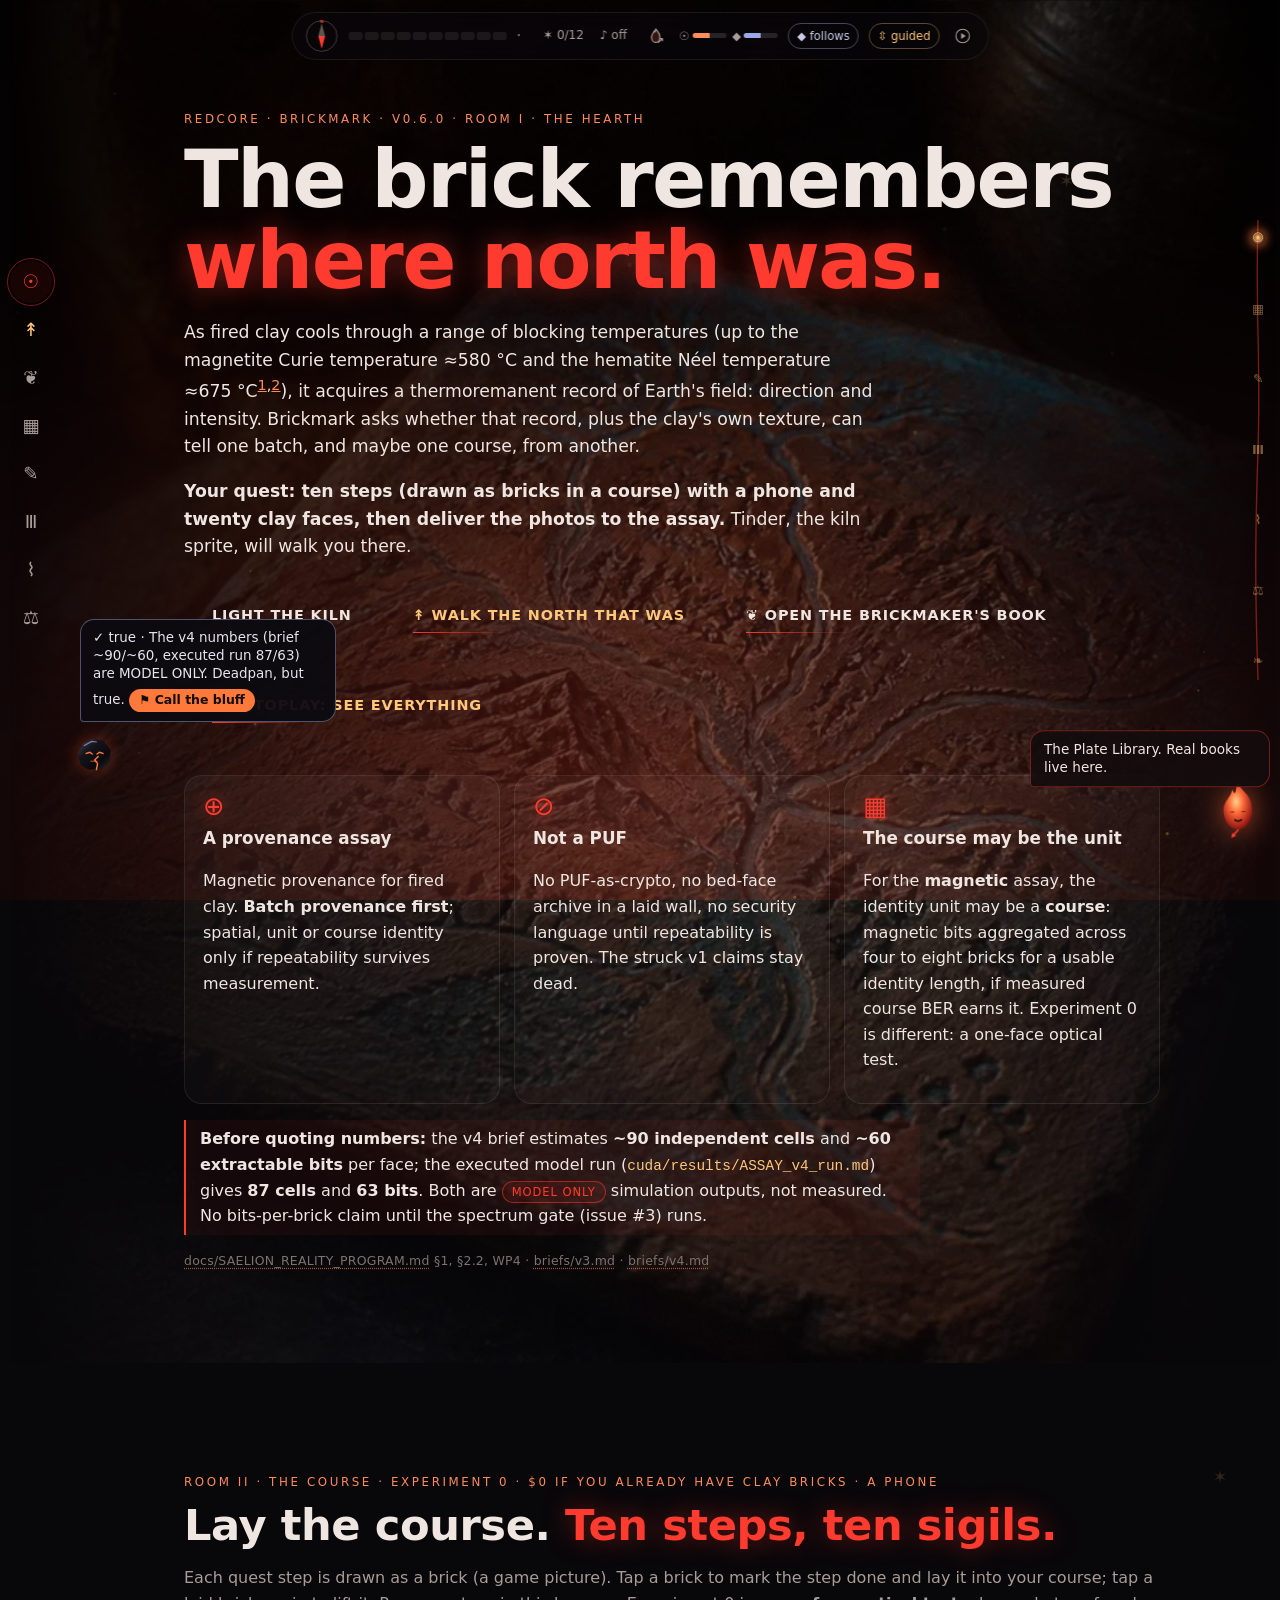
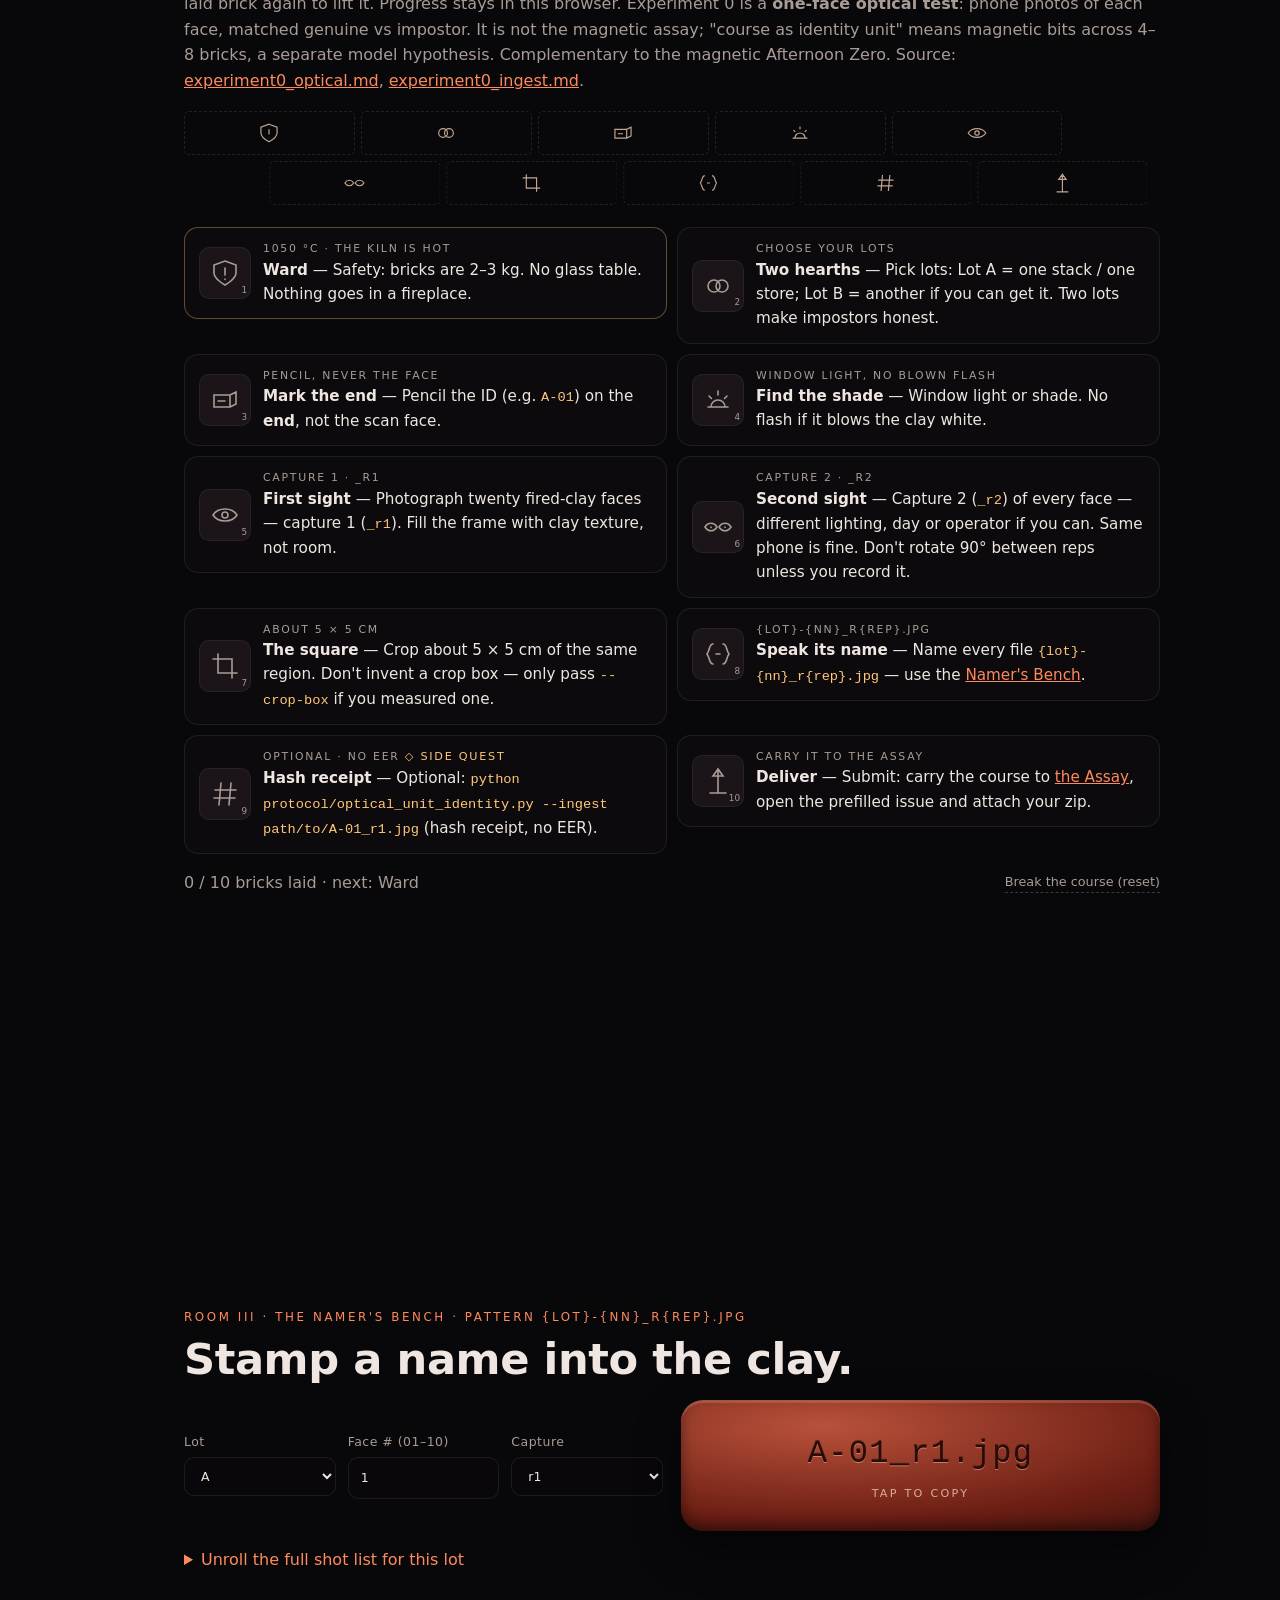
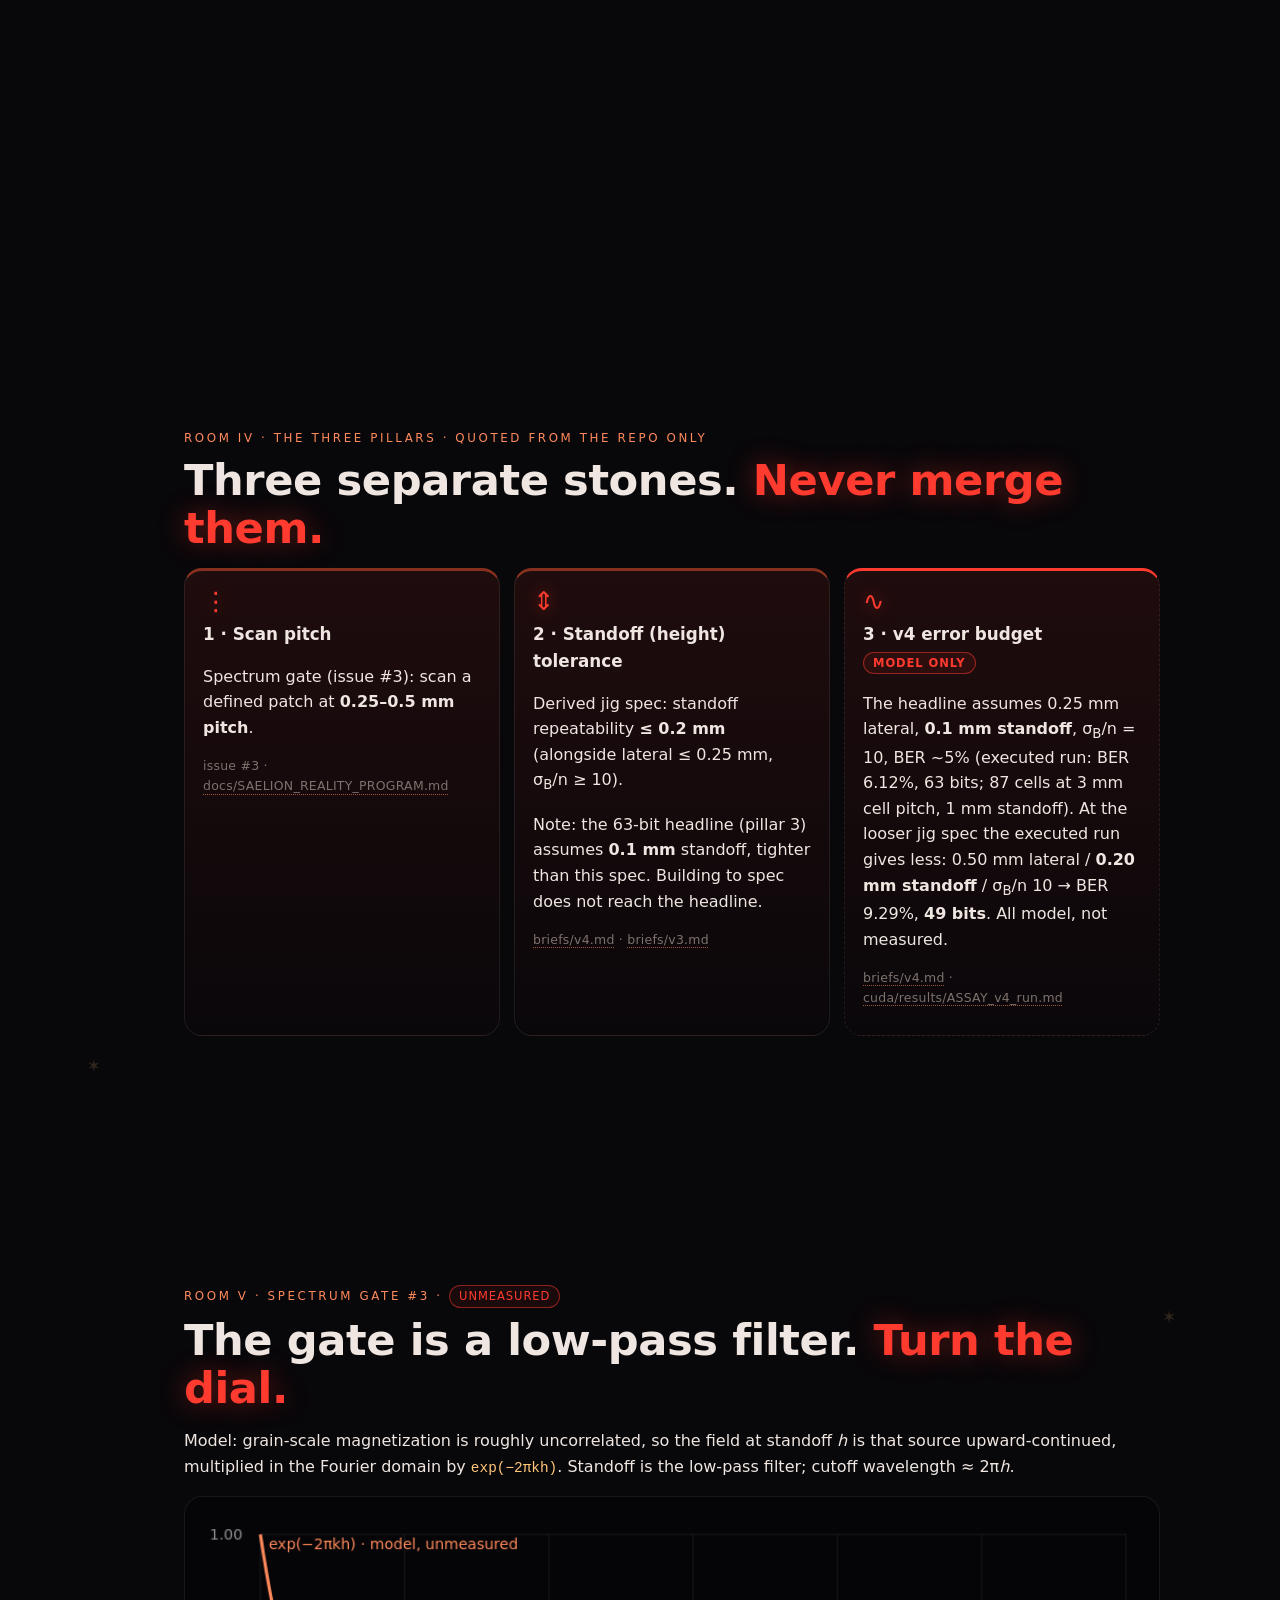
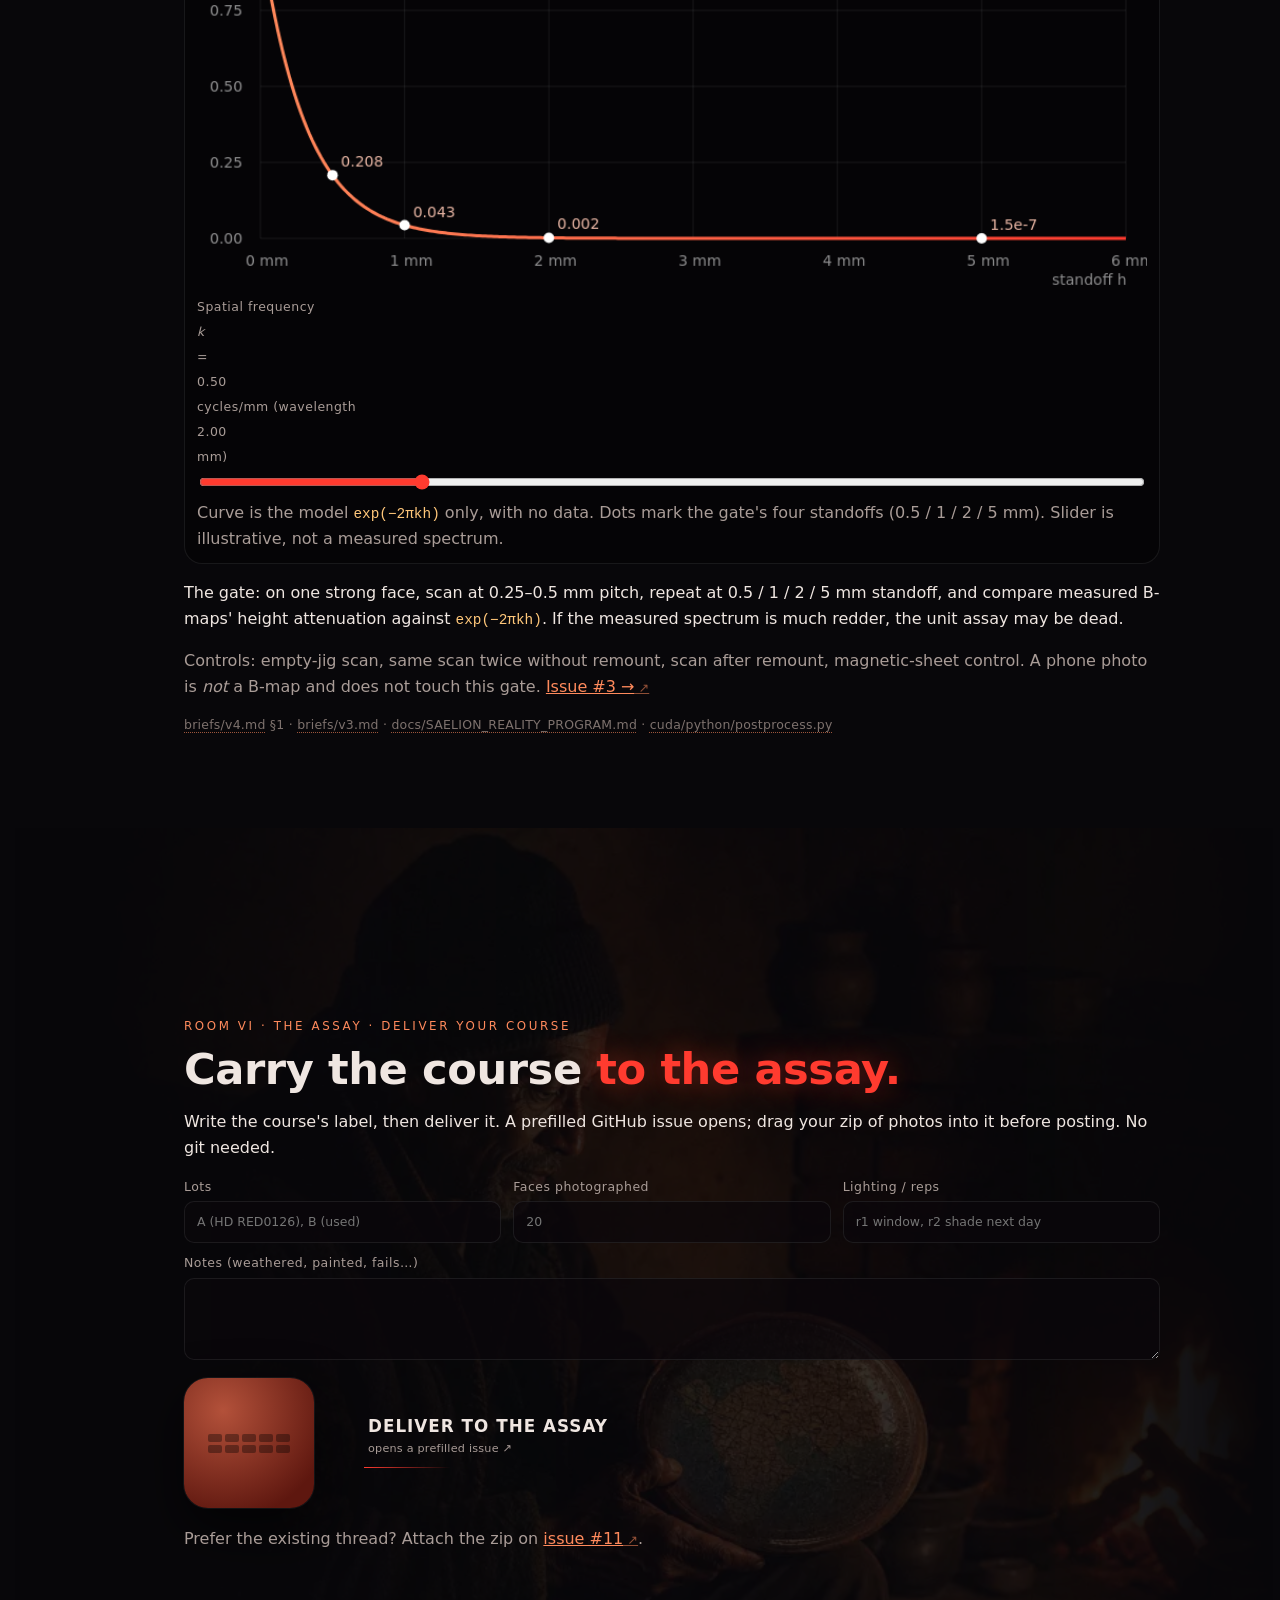
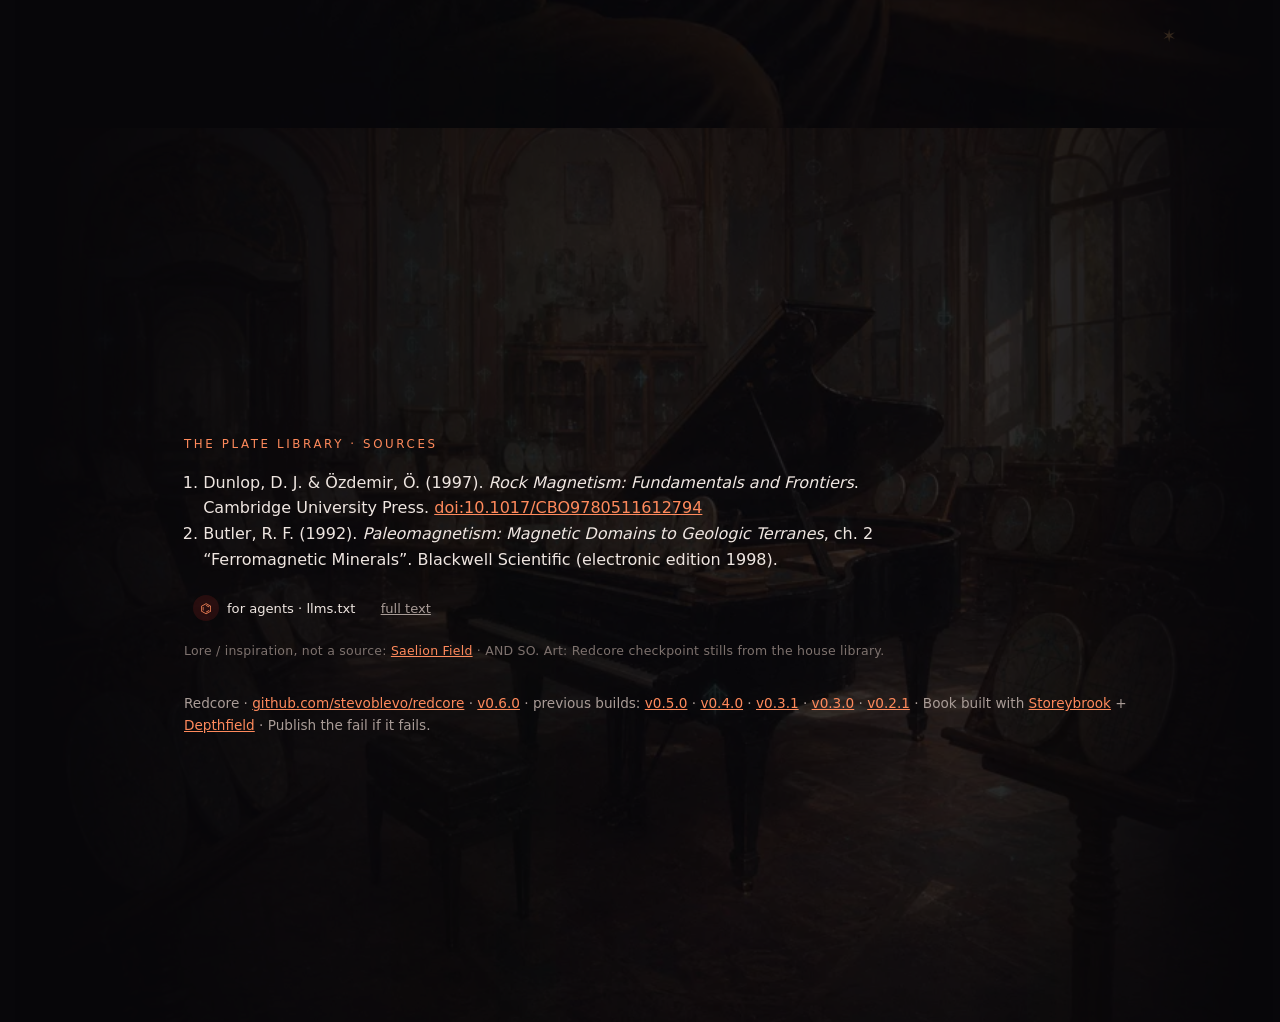
<file: docs/index.html>
<!doctype html>
<html lang="en">
<head>
<meta charset="utf-8">
<meta name="viewport" content="width=device-width, initial-scale=1, viewport-fit=cover">
<title>Redcore · Brickmark — lay the course</title>
<meta name="description" content="A small game: lay a course of ten bricks to collect the photos the Brickmark provenance assay needs, then deliver them to the assay.">
<meta property="og:title" content="Redcore · Brickmark — lay the course">
<meta property="og:description" content="Lay a course of ten bricks: collect the phone photos the Brickmark provenance assay needs (not a PUF), then deliver them to the assay.">
<meta property="og:type" content="website">
<meta property="og:url" content="https://stevoblevo.github.io/redcore/">
<meta property="og:image" content="https://stevoblevo.github.io/redcore/assets/hearthplate.webp">
<meta name="twitter:card" content="summary_large_image">
<link rel="alternate" type="text/plain" href="llms.txt" title="llms.txt">
<link rel="sitemap" type="application/xml" href="sitemap.xml">
<meta name="theme-color" content="#08070a">
<link rel="icon" href="data:image/svg+xml,%3Csvg xmlns=%22http://www.w3.org/2000/svg%22 viewBox=%220 0 16 16%22%3E%3Crect y=%224%22 width=%2216%22 height=%228%22 rx=%221%22 fill=%22%23c24a32%22/%3E%3C/svg%3E">
<link rel="stylesheet" href="style.css">
<link rel="stylesheet" href="book.css">
</head>
<body>
<canvas id="kiln" aria-hidden="true"></canvas>
<div class="grain" aria-hidden="true"></div>

<!-- HUD: compass, course, tally, discoveries, sound -->
<div class="hud" role="region" aria-label="Your course">
  <button class="compass" id="compass" aria-label="Magnetic north. Points at your next quest.">
    <svg viewBox="0 0 40 40" aria-hidden="true"><circle cx="20" cy="20" r="18"/><g id="needle"><path class="n" d="M20 5 L24 20 L16 20Z"/><path class="s" d="M20 35 L24 20 L16 20Z"/></g><text x="20" y="4.6">N</text></svg>
  </button>
  <div class="hudcourse" id="hudcourse" aria-hidden="true"></div>
  <span class="tally" id="tally" title="Bricks laid, Uruk-style">0</span>
  <span class="spores" id="spores" title="Hidden sigils found">✶ 0/5</span>
  <button class="snd" id="snd" aria-pressed="false" aria-label="Sound">♪ off</button>
  <button class="pmode" id="pmode" type="button" aria-label="Tinder: follow" data-cue="Tinder · follows"><svg viewBox="0 0 24 24" aria-hidden="true"><path class="fl" d="M12 2.5C14.6 6.4 17.6 7.6 17.6 13.2C17.6 17.6 15.1 20.6 12 20.6C8.9 20.6 6.4 17.6 6.4 13.2C6.4 9.6 9.4 8.4 10 5.2C10.9 7 11.4 7.6 12 2.5Z"/><g class="ic-follow"><path d="M15.5 20.5 L21 15.5 M18.2 15.4 H21 V18.2"/></g><g class="ic-perch"><path d="M4 21.5 H20"/></g><g class="ic-nap"><path d="M16 3.5 H20 L16 7.5 H20"/></g></svg></button>
  <button class="apbtn" id="apbtn" type="button" aria-pressed="false" aria-label="Autoplay: see everything" data-cue="Autoplay · see everything"><svg viewBox="0 0 24 24" aria-hidden="true"><circle cx="12" cy="12" r="9"/><path class="pl" d="M10 8 L16 12 L10 16Z"/></svg></button>
</div>

<!-- room map (invisible overlay doors) -->
<nav class="doors" aria-label="Rooms">
  <a href="#hearth" data-room="hearth"><b>☉</b><span>Hearth</span></a>
  <a href="#north" data-room="north" class="northdoor"><b>↟</b><span>The North That Was</span></a>
  <a href="#book" data-room="book" class="bookdoor"><b>❦</b><span>The Brickmaker's Book</span></a>
  <a href="#course" data-room="course"><b>▦</b><span>Course</span></a>
  <a href="#bench" data-room="bench"><b>✎</b><span>Bench</span></a>
  <a href="#pillars" data-room="pillars"><b>Ⅲ</b><span>Pillars</span></a>
  <a href="#gate" data-room="gate"><b>⌇</b><span>Gate #3</span></a>
  <a href="#assay" data-room="assay"><b>⚖</b><span>Assay</span></a>
</nav>

<!-- the guide pet -->
<div class="pet" id="pet" aria-hidden="true">
  <svg viewBox="0 0 80 80"><defs><radialGradient id="coal" cx=".45" cy=".4" r=".7"><stop offset="0" stop-color="#ffd38a"/><stop offset=".35" stop-color="#ff6a3a"/><stop offset=".8" stop-color="#9c1d14"/><stop offset="1" stop-color="#3a0b08"/></radialGradient></defs>
    <path class="flame" d="M40 6 C48 18 58 22 58 40 C58 54 50 64 40 64 C30 64 22 54 22 40 C22 28 32 24 34 14 C37 20 38 22 40 6Z" fill="url(#coal)"/>
    <g class="eyes"><ellipse cx="33" cy="42" rx="3.4" ry="4.6"/><ellipse cx="47" cy="42" rx="3.4" ry="4.6"/></g>
    <path class="mouth" d="M36 52 Q40 55 44 52" fill="none"/>
    <g class="tail"><path d="M40 64 L40 76" /><path class="tip" d="M40 78 L37 72 L43 72Z"/></g>
  </svg>
</div>
<div class="petmenu" id="petmenu" role="menu" aria-label="Tinder mode" hidden>
  <button type="button" role="menuitemradio" data-m="follow">↝ Follow</button><button type="button" role="menuitemradio" data-m="perch">⌂ Perch</button><button type="button" role="menuitemradio" data-m="nap">☾ Nap</button>
</div>
<div class="reader" id="reader" role="dialog" aria-modal="false" aria-labelledby="rdtitle" hidden>
  <div class="rdpanel" id="rdpanel">
    <div class="rdbar" id="rdbar"><span class="rdseal" aria-hidden="true">▦</span><b id="rdtitle">tablet</b><a class="rdsrc" id="rdsrc" target="_blank" rel="noopener" title="Leaving the hearth: view on GitHub">↗</a><button type="button" class="rdx" id="rdx" aria-label="Close tablet (Esc)">✕</button></div>
    <article class="rdbody" id="rdbody"></article>
  </div>
</div>
<!-- v0.4.0 · THE NORTH THAT WAS (an explorable journey along one field line) -->
<section class="journey" id="north" hidden aria-label="The North That Was: one brick's life along a field line">
  <canvas class="jfield" id="jfield" aria-hidden="true"></canvas>
  <div class="jtop"><button type="button" class="jx" id="jx">← Hearth</button><b class="jtitle">↟ The North That Was</b><span class="tag model">lore + model</span><button type="button" class="jap" id="jap">▶ Autoplay</button></div>
  <div class="jworld" id="jworld">
    <article class="jp" data-s="pit"><div class="jcard">
      <div class="jstage"><canvas class="jc" id="cv-pit" aria-label="Wet clay with magnetic grains; move or drag to stir"></canvas><span class="jread" id="pit-order">chaotic · no north</span></div>
      <div class="jtext"><p class="eyebrow"><i class="jg">∴</i> Station 1 · the Clay Pit</p><h3 class="jh">Stir the clay. <span class="red">Nothing knows north.</span></h3>
      <p>Wet clay carries tiny iron-oxide grains, magnetite and hematite, each a little compass. In the pit they tumble at random: stir them and they only swirl. Their arrows cancel out.</p>
      <p class="muted">Drag or move across the clay. Grains are drawn huge and few; this is a picture of the idea, <span class="tag model">model</span>, not a simulation of real clay.</p></div></div></article>
    <article class="jp br" data-s="tablet"><div class="jcard">
      <div class="jstage tabletart"><svg viewBox="0 0 200 140" class="cune" aria-label="A clay tablet with wedge marks"><rect x="8" y="8" width="184" height="124" rx="18"/><g id="wedges"></g></svg></div>
      <div class="jtext"><p class="eyebrow"><i class="jg">≡</i> Side path · the Tablet <span class="tag model">lore</span></p><h3 class="jh">Wedges pressed into clay.</h3>
      <p>Under the pit, a tablet. People pressed wedges into wet clay long before anyone fired a brick to remember north; the site's tally already counts in Uruk-style wedges.</p>
      <p class="muted">These marks are decorative, drawn for this site. They are not a real inscription and not a translation.</p>
      <button type="button" class="sigil" id="sg-tablet">✶ take the tablet sigil</button></div></div></article>
    <article class="jp" data-s="kiln"><div class="jcard">
      <div class="jstage kilnstage"><canvas class="jc" id="cv-kiln" aria-label="Clay heating in the kiln"></canvas><span class="jread" id="kiln-t">20 °C</span></div>
      <div class="jtext"><p class="eyebrow"><i class="jg">△</i> Station 2 · the Kiln</p><h3 class="jh">Fire it. <span class="red">1050 °C.</span></h3>
      <p>In the kiln the clay becomes ceramic. Far above the grains' ordering temperatures, every grain's moment flips freely; any old direction is wiped.</p>
      <button type="button" class="bellows" id="kiln-b">△ hold the bellows</button>
      <p class="muted">1050 °C is the firing peak this site already uses (the Ward quest), shown as an illustration, not a measured firing curve for any brick.</p></div></div></article>
    <article class="jp" data-s="cool"><div class="jcard">
      <div class="jstage"><canvas class="jc" id="cv-cool" aria-label="Brick cooling; grains align below 675 and 580 degrees"></canvas>
        <div class="jcomp" id="jcomp" tabindex="0" role="button" aria-label="Compass: drag onto the brick (or press Enter)"><svg viewBox="0 0 40 40" aria-hidden="true"><circle cx="20" cy="20" r="18"/><g id="jneedle"><path class="n" d="M20 5 L24 20 L16 20Z"/><path class="s" d="M20 35 L24 20 L16 20Z"/></g></svg></div></div>
      <div class="jtext"><p class="eyebrow"><i class="jg">↟</i> Station 3 · the Cooling</p><h3 class="jh">Let it cool. <span class="red">Then it remembers.</span></h3>
      <p>As the brick cools, its remanence is acquired over a <strong>range of blocking temperatures</strong>, up to magnetite's Curie temperature ≈580&nbsp;°C and hematite's Néel temperature ≈675&nbsp;°C<sup><a href="#src-1" data-out>1</a>,<a href="#src-2" data-out>2</a></sup>. The thermoremanence records the <strong>full field vector</strong> at that time, direction and intensity: <strong>the north that was</strong>. <span class="tag">lore illustration</span> The compass lock at 580&nbsp;°C is a picture of the idea, not a single switch.</p>
      <label>Temperature <output id="cool-out">1050 °C</output><input type="range" id="cool-t" min="20" max="1050" step="1" value="1050"></label>
      <p class="marks"><span id="cool-h">◆ 675 °C hematite</span> <span id="cool-m">◆ 580 °C magnetite</span> <button type="button" class="ghost" id="cool-go">let it cool</button></p>
      <p class="muted" id="cool-msg">Drag the compass onto the brick.</p>
      <p class="muted small">Alignment exaggerated for the eye. Real thermoremanence is a small statistical bias, and the direction here is illustrative, not a measured declination.</p></div></div></article>
    <article class="jp" data-s="course"><div class="jcard">
      <div class="jstage coursestage"><div class="jwall" id="jwall"></div><svg class="jsig" id="jsig" viewBox="0 0 130 54" preserveAspectRatio="none" aria-hidden="true"></svg></div>
      <div class="jtext"><p class="eyebrow"><i class="jg">▦</i> Station 4 · the Course</p><h3 class="jh">Lay it with its neighbours.</h3>
      <p id="course-out"><b>One brick:</b> one noisy arrow.</p>
      <button type="button" class="bellows" id="course-lay">Lay the neighbours</button>
      <p class="muted">The identity unit may be the course of four to eight bricks, a hypothesis that stands only if measured course BER earns it. This wall is a picture; it does not touch your saved quests in Room II.</p></div></div></article>
    <article class="jp" data-s="years"><div class="jcard">
      <div class="jstage"><canvas class="jc" id="cv-years" aria-label="Time-lapse of seasons and centuries over the wall"></canvas><span class="jread" id="years-out">spring · century —</span></div>
      <div class="jtext"><p class="eyebrow"><i class="jg">◷</i> Station 5 · the Long Years <span class="tag model">lore</span></p><h3 class="jh">Seasons. Then centuries.</h3>
      <p>Rain, frost, lichen, sun. The face weathers. The arrows inside are drawn unchanged, which is the hope, not a result: how weathering affects a brick's remanence is not measured here.</p>
      <label>Time<input type="range" id="years-t" min="0" max="16" step="0.01" value="0"></label>
      <button type="button" class="bellows" id="years-go">▶ play</button></div></div></article>
    <article class="jp br" data-s="wander"><div class="jcard">
      <div class="jstage wanderstage"><button type="button" class="ash" id="ash" aria-label="Ash, a wandering critter. Tap for a sigil"><svg viewBox="0 0 60 50" aria-hidden="true"><ellipse cx="30" cy="30" rx="16" ry="12"/><path class="w" d="M18 24 L4 10 L14 28Z M42 24 L56 10 L46 28Z"/><circle class="e" cx="25" cy="28" r="2"/><circle class="e" cx="35" cy="28" r="2"/></svg></button></div>
      <div class="jtext"><p class="eyebrow"><i class="jg">✧</i> Side path · the Wanderer <span class="tag model">lore</span></p><h3 class="jh">Ash walks the wall.</h3>
      <p>Tinder's cousin, made of what a kiln leaves behind. Ash has walked this course for centuries and keeps no records, only crumbs.</p>
      <p class="muted">Tap Ash for the wanderer sigil.</p></div></div></article>
    <article class="jp" data-s="reader"><div class="jcard">
      <div class="jstage"><canvas class="jc" id="cv-reader" aria-label="A scanner passing over the brick face at standoff h; model signal trace"></canvas><span class="jread">h = <output id="reader-out">0.50 mm</output> · exp(−2π·0.5·h) = <output id="reader-k">0.208</output></span></div>
      <div class="jtext"><p class="eyebrow"><i class="jg">∿</i> Station 6 · the Reader · <span class="tag model">Gate #3 UNMEASURED</span></p><h3 class="jh">Read it from a distance.</h3>
      <p>A magnetometer passes the face at standoff <em>h</em>. Each spatial frequency <em>k</em> fades as <code>exp(−2πkh)</code>: lift the head and the fine detail goes first.</p>
      <label>Standoff h (mm)<input type="range" id="reader-h" min="0.25" max="5" step="0.01" value="0.5"></label>
      <p class="muted">Synthetic source, model curve, no data. Whether a real brick's spectrum survives this is exactly <a href="#gate" data-out>Gate #3</a> (<a href="https://github.com/stevoblevo/redcore/issues/3">issue #3</a>), still unmeasured.</p></div></div></article>
    <article class="jp br" data-s="scroll"><div class="jcard">
      <div class="jstage scrollart"><div class="loreScroll"><p><i>The kiln forgets,<br>the cooling chooses,<br>the wall keeps,<br>the reader asks.</i></p></div></div>
      <div class="jtext"><p class="eyebrow"><i class="jg">§</i> Side path · the Scroll <span class="tag model">lore</span></p><h3 class="jh">A note under the scanner.</h3>
      <p>Four lines of kiln lore, written for this site. The record may be in the wall; whether anyone can read it back, per course, is the open question.</p>
      <button type="button" class="sigil" id="sg-scroll">✶ take the scroll sigil</button></div></div></article>
    <article class="jp" data-s="ask"><div class="jcard ask">
      <div class="jtext"><p class="eyebrow"><i class="jg">⊙</i> Station 7 · the Ask</p><h3 class="jh">The north that was <span class="red">is still in the wall.</span></h3>
      <p class="glyphrow" aria-label="Station glyphs">∴ — △ — ↟ — ▦ — ◷ — ∿ — ⊙</p>
      <p>No one here has measured whether a course can be told from its neighbours. The first step costs nothing: <strong>you can help. Photograph a face.</strong></p>
      <button type="button" class="askgo" id="ask-go"><span>Photograph a face →</span><small>enter the quest course</small></button></div></div></article>
  </div>
  <nav class="jtrack" id="jtrack" aria-label="Stations along the field line"></nav>
  <div class="jnav"><button type="button" id="jprev" aria-label="Previous station">‹</button><button type="button" id="jnext" aria-label="Next station">›</button></div>
</section>
<div class="apcap" id="apcap" role="status" aria-live="polite" hidden>
  <span class="apflame" aria-hidden="true">✶</span><span class="aptext" id="aptext"></span>
  <span class="apctl"><span class="apstep" id="apstep"></span><button type="button" id="appause" aria-label="Pause autoplay">❚❚</button><button type="button" id="apskip" aria-label="Skip to next step">⏭</button><button type="button" id="apstop" aria-label="Stop autoplay">✕</button></span>
  <i class="approg"><b id="approg"></b></i>
</div>
<div class="bubble" id="bubble" role="status" aria-live="polite"></div>

<main>
<!-- ROOM I · HEARTH -->
<section class="room hearth" id="hearth">
  <div class="hero-art" style="background-image:url(assets/hearthplate.webp)"></div>
  <div class="inner">
    <p class="eyebrow">Redcore · Brickmark · <span class="ver">v0.6.0</span> · Room I · the Hearth</p>
    <h1>The brick remembers<br><span class="red">where north was.</span></h1>
    <p class="lede">As fired clay cools through a range of blocking temperatures (up to the magnetite Curie temperature ≈580&nbsp;°C and the hematite Néel temperature ≈675&nbsp;°C<sup><a href="#src-1">1</a>,<a href="#src-2">2</a></sup>), it acquires a thermoremanent record of Earth's field: direction and intensity. Brickmark asks whether that record, plus the clay's own texture, can tell one batch, and maybe one course, from another.</p>
    <p class="lede"><strong>Your quest: ten steps (drawn as bricks in a course) with a phone and twenty clay faces, then deliver the photos to the assay.</strong> Tinder, the kiln sprite, will walk you there.</p>
    <a class="start" href="#course" id="start"><span>Light the kiln</span></a> <a class="start northgo" href="#north"><span>↟ Walk The North That Was</span></a> <a class="start bookgo" href="#book"><span>❦ Open The Brickmaker's Book</span></a> <a class="start apgo" href="#autoplay" id="apgo"><span>▶ Autoplay: see everything</span></a>
    <div class="trio">
      <article class="relic"><i class="sig">⊕</i><h3>A provenance assay</h3><p>Magnetic provenance for fired clay. <strong>Batch provenance first</strong>; spatial, unit or course identity only if repeatability survives measurement.</p></article>
      <article class="relic"><i class="sig">⊘</i><h3>Not a PUF</h3><p>No PUF-as-crypto, no bed-face archive in a laid wall, no security language until repeatability is proven. The struck v1 claims stay dead.</p></article>
      <article class="relic"><i class="sig">▦</i><h3>The course may be the unit</h3><p>For the <strong>magnetic</strong> assay, the identity unit may be a <strong>course</strong>: magnetic bits aggregated across four to eight bricks for a usable identity length, if measured course BER earns it. Experiment 0 is different: a one-face optical test.</p></article>
    </div>
    <p class="warn"><b>Before quoting numbers:</b> the v4 brief estimates <strong>~90 independent cells</strong> and <strong>~60 extractable bits</strong> per face; the executed model run (<code>cuda/results/ASSAY_v4_run.md</code>) gives <strong>87 cells</strong> and <strong>63 bits</strong>. Both are <span class="tag model">MODEL ONLY</span> simulation outputs, not measured. No bits-per-brick claim until the spectrum gate (issue #3) runs.</p>
    <p class="src">docs/SAELION_REALITY_PROGRAM.md §1, §2.2, WP4 · briefs/v3.md · briefs/v4.md</p>
  </div>
</section>

<!-- ROOM II · COURSE (quests) -->
<section class="room course" id="course">
  <div class="inner">
    <p class="eyebrow">Room II · the Course · Experiment 0 · $0 if you already have clay bricks · a phone</p>
    <h2>Lay the course. <span class="red">Ten steps, ten sigils.</span></h2>
    <p class="muted">Each quest step is drawn as a brick (a game picture). Tap a brick to mark the step done and lay it into your course; tap a laid brick again to lift it. Progress stays in this browser. Experiment 0 is a <strong>one-face optical test</strong>: phone photos of each face, matched genuine vs impostor. It is not the magnetic assay; "course as identity unit" means magnetic bits across 4–8 bricks, a separate model hypothesis. Complementary to the magnetic Afternoon Zero. Source: <a href="https://github.com/stevoblevo/redcore/blob/main/protocol/experiment0_optical.md">experiment0_optical.md</a>, <a href="https://github.com/stevoblevo/redcore/blob/main/protocol/experiment0_ingest.md">experiment0_ingest.md</a>.</p>
    <div class="wall" id="wall" aria-hidden="true"></div>
    <ol class="quests" id="quests"></ol>
    <div class="row"><span class="muted" id="coursemsg"></span><button class="ghost" id="reset">Break the course (reset)</button></div>
  </div>
</section>

<!-- ROOM III · NAMER'S BENCH -->
<section class="room bench" id="bench">
  <div class="inner">
    <p class="eyebrow">Room III · the Namer's Bench · pattern {lot}-{nn}_r{rep}.jpg</p>
    <h2>Stamp a name into the clay.</h2>
    <div class="stamp">
      <div class="dials">
        <label>Lot<select id="lot"><option>A</option><option>B</option></select></label>
        <label>Face # (01–10)<input id="nn" type="number" min="1" max="10" value="1"></label>
        <label>Capture<select id="rep"><option value="1">r1</option><option value="2">r2</option></select></label>
      </div>
      <button class="tablet" id="copy" aria-label="Copy file name"><code id="fname">A-01_r1.jpg</code><small id="copyhint">tap to copy</small></button>
    </div>
    <details><summary>Unroll the full shot list for this lot</summary><pre id="shotlist"></pre></details>
  </div>
</section>

<!-- ROOM IV · THREE PILLARS -->
<section class="room pillars" id="pillars">
  <div class="inner">
    <p class="eyebrow">Room IV · the Three Pillars · quoted from the repo only</p>
    <h2>Three separate stones. <span class="red">Never merge them.</span></h2>
    <div class="specs">
      <article class="pillar"><i class="sig">⋮</i><h3>1 · Scan pitch</h3><p>Spectrum gate (issue #3): scan a defined patch at <strong>0.25–0.5 mm pitch</strong>.</p><p class="src">issue #3 · docs/SAELION_REALITY_PROGRAM.md</p></article>
      <article class="pillar"><i class="sig">⇕</i><h3>2 · Standoff (height) tolerance</h3><p>Derived jig spec: standoff repeatability <strong>≤ 0.2 mm</strong> (alongside lateral ≤ 0.25 mm, σ<sub>B</sub>/n ≥ 10).</p><p>Note: the 63-bit headline (pillar 3) assumes <strong>0.1 mm</strong> standoff, tighter than this spec. Building to spec does not reach the headline.</p><p class="src">briefs/v4.md · briefs/v3.md</p></article>
      <article class="pillar model"><i class="sig">∿</i><h3>3 · v4 error budget <span class="tag model">MODEL ONLY</span></h3><p>The headline assumes 0.25 mm lateral, <strong>0.1 mm standoff</strong>, σ<sub>B</sub>/n = 10, BER ~5% (executed run: BER 6.12%, 63 bits; 87 cells at 3 mm cell pitch, 1 mm standoff). At the looser jig spec the executed run gives less: 0.50 mm lateral / <strong>0.20 mm standoff</strong> / σ<sub>B</sub>/n 10 → BER 9.29%, <strong>49 bits</strong>. All model, not measured.</p><p class="src">briefs/v4.md · cuda/results/ASSAY_v4_run.md</p></article>
    </div>
  </div>
</section>

<!-- ROOM V · GATE #3 -->
<section class="room gate" id="gate">
  <div class="inner">
    <p class="eyebrow">Room V · Spectrum Gate #3 · <span class="tag model">UNMEASURED</span></p>
    <h2>The gate is a low-pass filter. <span class="red">Turn the dial.</span></h2>
    <p>Model: grain-scale magnetization is roughly uncorrelated, so the field at standoff <em>h</em> is that source upward-continued, multiplied in the Fourier domain by <code>exp(−2πkh)</code>. Standoff is the low-pass filter; cutoff wavelength ≈ 2π<em>h</em>.</p>
    <figure class="plot">
      <canvas id="decay" width="900" height="360" aria-label="Plot of exp(-2 pi k h) against standoff h"></canvas>
      <figcaption>
        <label>Spatial frequency <em>k</em> = <output id="kout">0.50</output> cycles/mm (wavelength <output id="lout">2.00</output> mm)<input id="k" type="range" min="0.05" max="2" step="0.01" value="0.5"></label>
        <span class="muted">Curve is the model <code>exp(−2πkh)</code> only, with no data. Dots mark the gate's four standoffs (0.5 / 1 / 2 / 5 mm). Slider is illustrative, not a measured spectrum.</span>
      </figcaption>
    </figure>
    <p>The gate: on one strong face, scan at 0.25–0.5 mm pitch, repeat at 0.5 / 1 / 2 / 5 mm standoff, and compare measured B-maps' height attenuation against <code>exp(−2πkh)</code>. If the measured spectrum is much redder, the unit assay may be dead.</p>
    <p class="muted">Controls: empty-jig scan, same scan twice without remount, scan after remount, magnetic-sheet control. A phone photo is <em>not</em> a B-map and does not touch this gate. <a href="https://github.com/stevoblevo/redcore/issues/3">Issue #3 →</a></p>
    <p class="src">briefs/v4.md §1 · briefs/v3.md · docs/SAELION_REALITY_PROGRAM.md · cuda/python/postprocess.py</p>
  </div>
</section>

<!-- ROOM VI · ASSAY -->
<section class="room assay" id="assay">
  <div class="hero-art dim" style="background-image:url(assets/stranger-2180.webp)"></div>
  <div class="inner">
    <p class="eyebrow">Room VI · the Assay · deliver your course</p>
    <h2>Carry the course <span class="red">to the assay.</span></h2>
    <p>Write the course's label, then deliver it. A prefilled GitHub issue opens; drag your zip of photos into it before posting. No git needed.</p>
    <div class="dials">
      <label>Lots<input id="s_lots" placeholder="A (HD RED0126), B (used)"></label>
      <label>Faces photographed<input id="s_faces" type="number" min="0" max="40" placeholder="20"></label>
      <label>Lighting / reps<input id="s_light" placeholder="r1 window, r2 shade next day"></label>
    </div>
    <label class="full">Notes (weathered, painted, fails…)<textarea id="s_notes" rows="3"></textarea></label>
    <div class="altar">
      <div class="plate" id="plate" aria-hidden="true"><div class="mini" id="minicourse"></div></div>
      <a id="submitLink" class="deliver" target="_blank" rel="noopener" href="https://github.com/stevoblevo/redcore/issues/new?template=data-submission.md"><span>Deliver to the assay</span><small>opens a prefilled issue ↗</small></a>
    </div>
    <p class="muted">Prefer the existing thread? Attach the zip on <a href="https://github.com/stevoblevo/redcore/issues/11">issue #11</a>.</p>
  </div>
</section>

<section class="room library" id="sources">
  <div class="hero-art dim" style="background-image:url(assets/plate-library.webp)"></div>
  <div class="inner">
    <p class="eyebrow">The Plate Library · sources</p>
    <ol>
      <li id="src-1">Dunlop, D. J. &amp; Özdemir, Ö. (1997). <em>Rock Magnetism: Fundamentals and Frontiers</em>. Cambridge University Press. <a href="https://doi.org/10.1017/CBO9780511612794">doi:10.1017/CBO9780511612794</a></li>
      <li id="src-2">Butler, R. F. (1992). <em>Paleomagnetism: Magnetic Domains to Geologic Terranes</em>, ch. 2 “Ferromagnetic Minerals”. Blackwell Scientific (electronic edition 1998).</li>
    </ol>
    <p class="agents"><a class="agentdoor" href="https://github.com/stevoblevo/redcore/blob/main/docs/llms.txt"><b>⌬</b><span>for agents · llms.txt</span></a> <a class="agentfull" href="llms-full.txt" target="_blank" rel="noopener">full text</a></p>
    <p class="src">Lore / inspiration, not a source: <a href="https://saelion.co/field">Saelion Field</a> · AND SO. Art: Redcore checkpoint stills from the house library.</p>
    <p class="foot">Redcore · <a href="https://github.com/stevoblevo/redcore">github.com/stevoblevo/redcore</a> · <a href="https://github.com/stevoblevo/redcore/blob/main/CHANGELOG.md">v0.6.0</a> · previous builds: <a href="v0.5.0/">v0.5.0</a> · <a href="v0.4.0/">v0.4.0</a> · <a href="v0.3.1/">v0.3.1</a> · <a href="v0.3.0/">v0.3.0</a> · <a href="v0.2.1/">v0.2.1</a> · Book built with <a href="https://github.com/stevoblevo/storeybrook">Storeybrook</a> + <a href="https://github.com/stevoblevo/depthfield">Depthfield</a> · Publish the fail if it fails.</p>
  </div>
</section>
</main>

<script src="vendor/marked.min.js"></script>
<script src="app.js"></script>
<script src="book.js"></script>
<script src="clinker.js"></script>
<script src="scroll.js"></script>
</body>
</html>
</file>
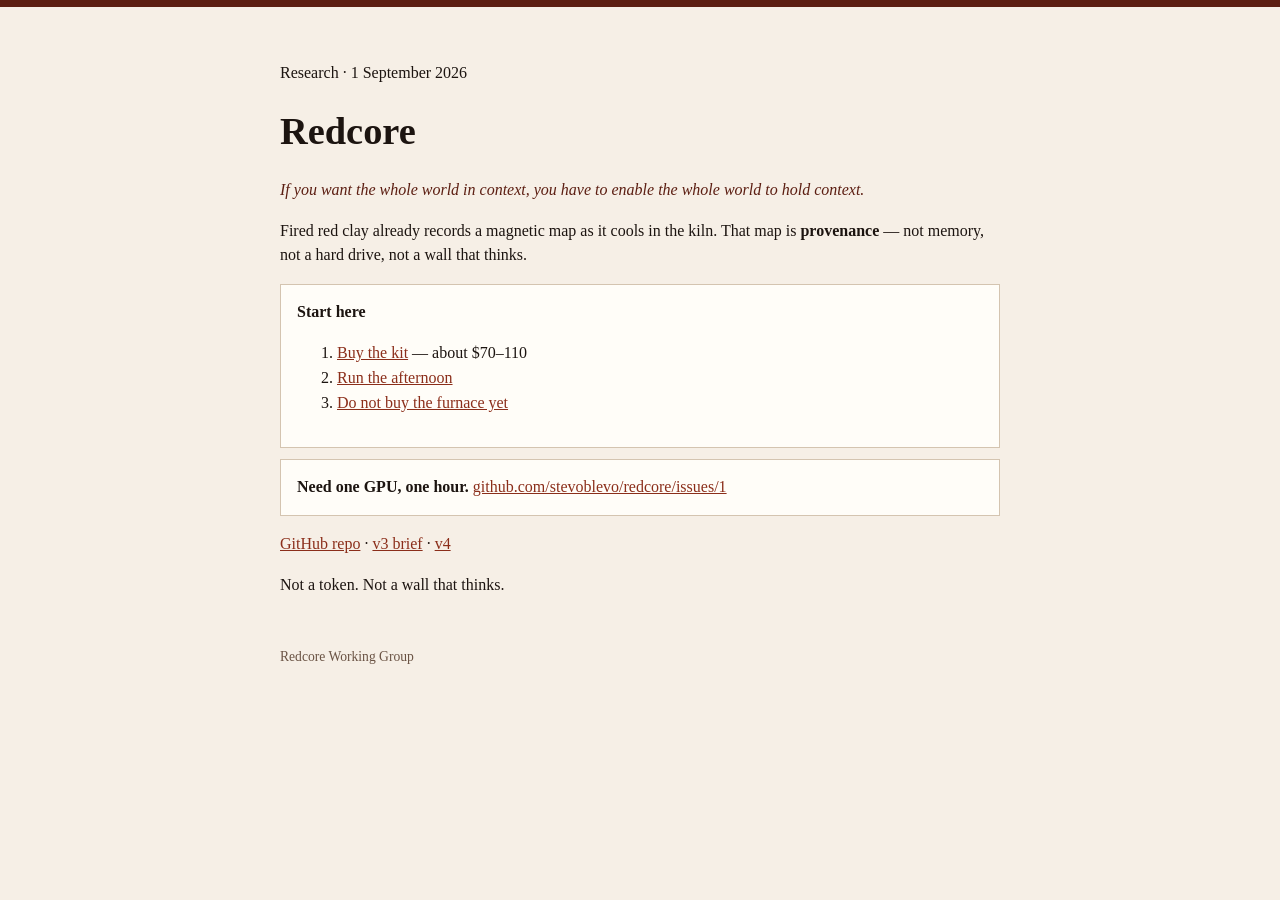
<file: site/index.html>
<!DOCTYPE html>
<html lang="en">
<head>
<meta charset="utf-8"/>
<meta name="viewport" content="width=device-width, initial-scale=1"/>
<title>Redcore — provenance, not memory</title>
<style>
body{margin:0;background:#f6efe6;color:#1c1410;font-family:Georgia,serif;line-height:1.55}
.bar{height:7px;background:#5c1e12}
header,main,footer{max-width:720px;margin:0 auto;padding:0 1.4rem}
header{padding-top:2.4rem}h1{font-size:2.4rem;margin:.3rem 0}
.lede{color:#5c1e12;font-style:italic}a{color:#8b2e1a}
.card{border:1px solid #d4c4b0;background:#fffdf8;padding:.95rem 1rem;margin:.7rem 0}
footer{padding:2rem 0 3rem;color:#6a5344;font-size:.85rem}
</style>
</head>
<body>
<div class="bar"></div>
<header>
<p>Research · 1 September 2026</p>
<h1>Redcore</h1>
<p class="lede">If you want the whole world in context, you have to enable the whole world to hold context.</p>
</header>
<main>
<p>Fired red clay already records a magnetic map as it cools in the kiln. That map is <strong>provenance</strong> — not memory, not a hard drive, not a wall that thinks.</p>
<div class="card"><strong>Start here</strong>
<ol>
<li><a href="https://github.com/stevoblevo/redcore/blob/main/protocol/shopping.md">Buy the kit</a> — about $70–110</li>
<li><a href="https://github.com/stevoblevo/redcore/blob/main/protocol/afternoon_zero.md">Run the afternoon</a></li>
<li><a href="https://github.com/stevoblevo/redcore/blob/main/protocol/do_not_buy_yet.md">Do not buy the furnace yet</a></li>
</ol>
</div>
<div class="card"><strong>Need one GPU, one hour.</strong> <a href="https://github.com/stevoblevo/redcore/issues/1">github.com/stevoblevo/redcore/issues/1</a></div>
<p><a href="https://github.com/stevoblevo/redcore">GitHub repo</a> · <a href="https://github.com/stevoblevo/redcore/blob/main/briefs/v3.md">v3 brief</a> · <a href="https://github.com/stevoblevo/redcore/blob/main/briefs/v4.md">v4</a></p>
<p>Not a token. Not a wall that thinks.</p>
</main>
<footer>Redcore Working Group</footer>
</body></html>
</file>
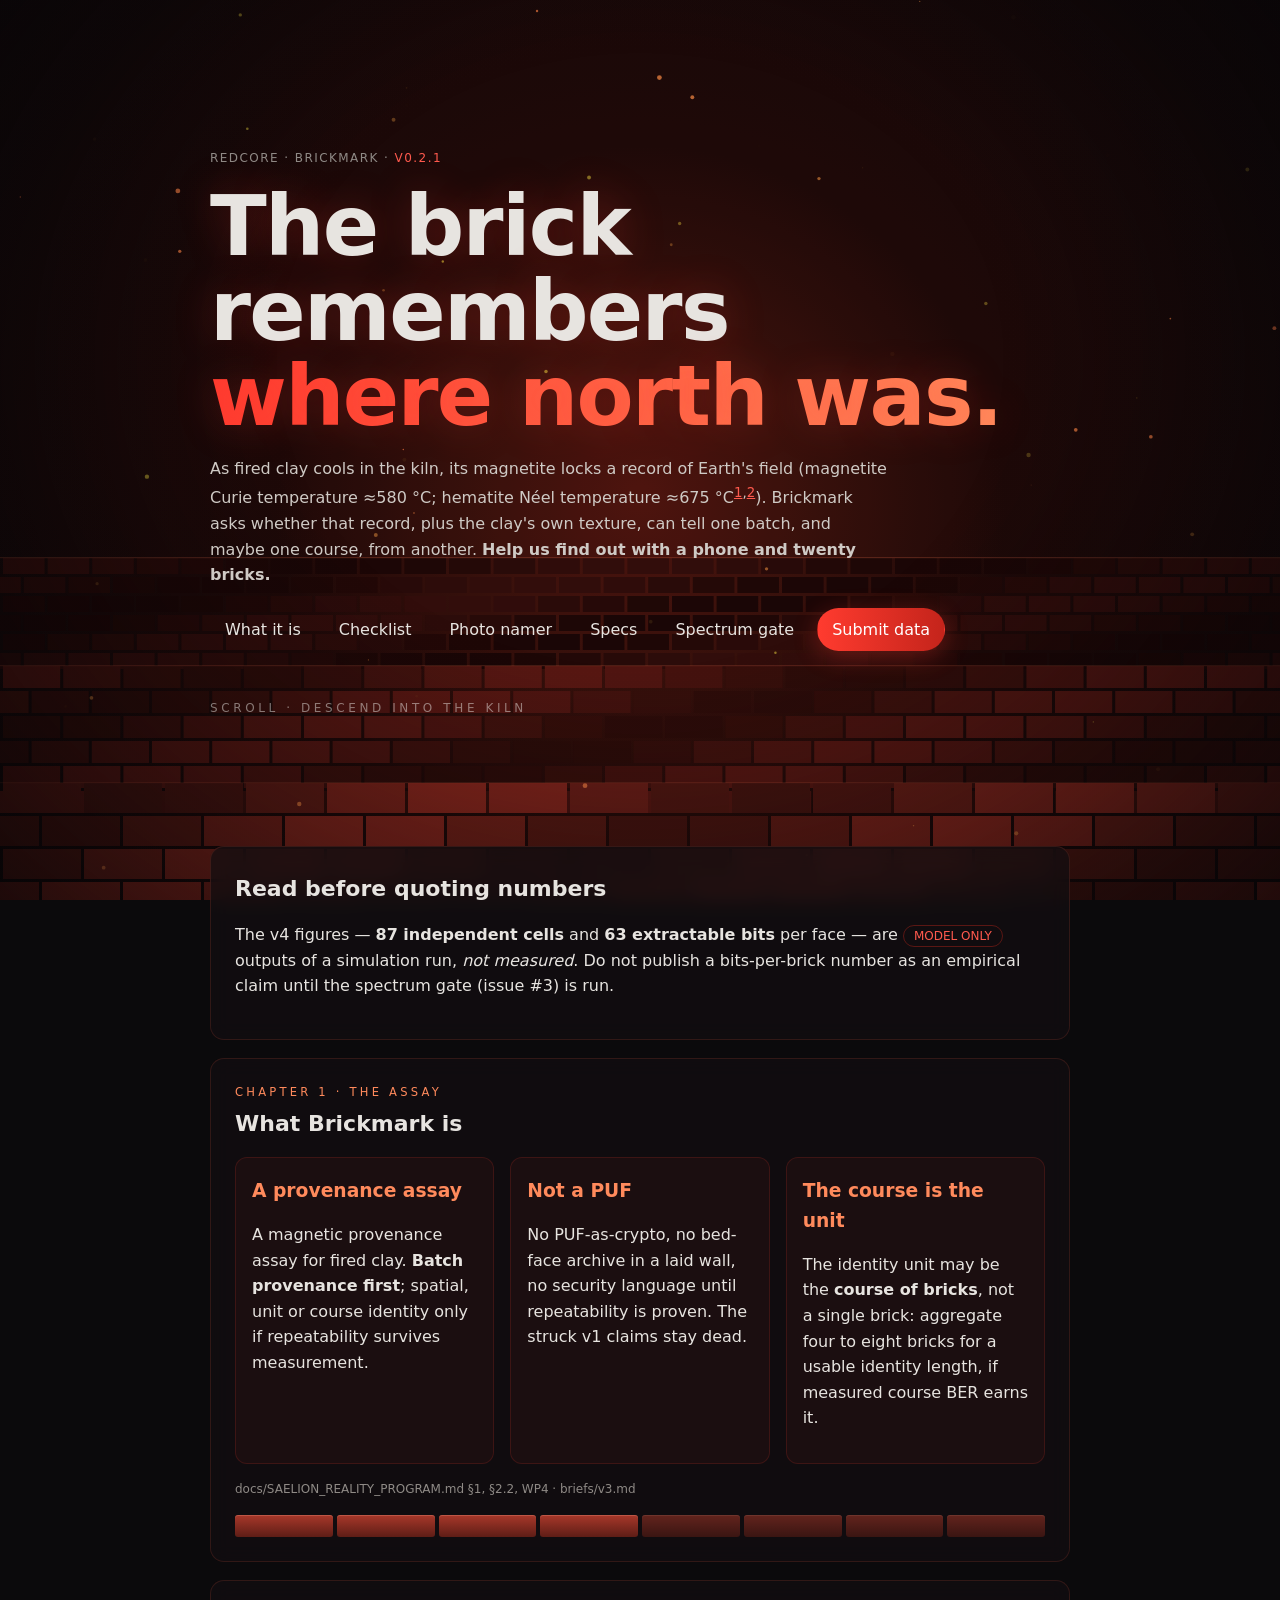
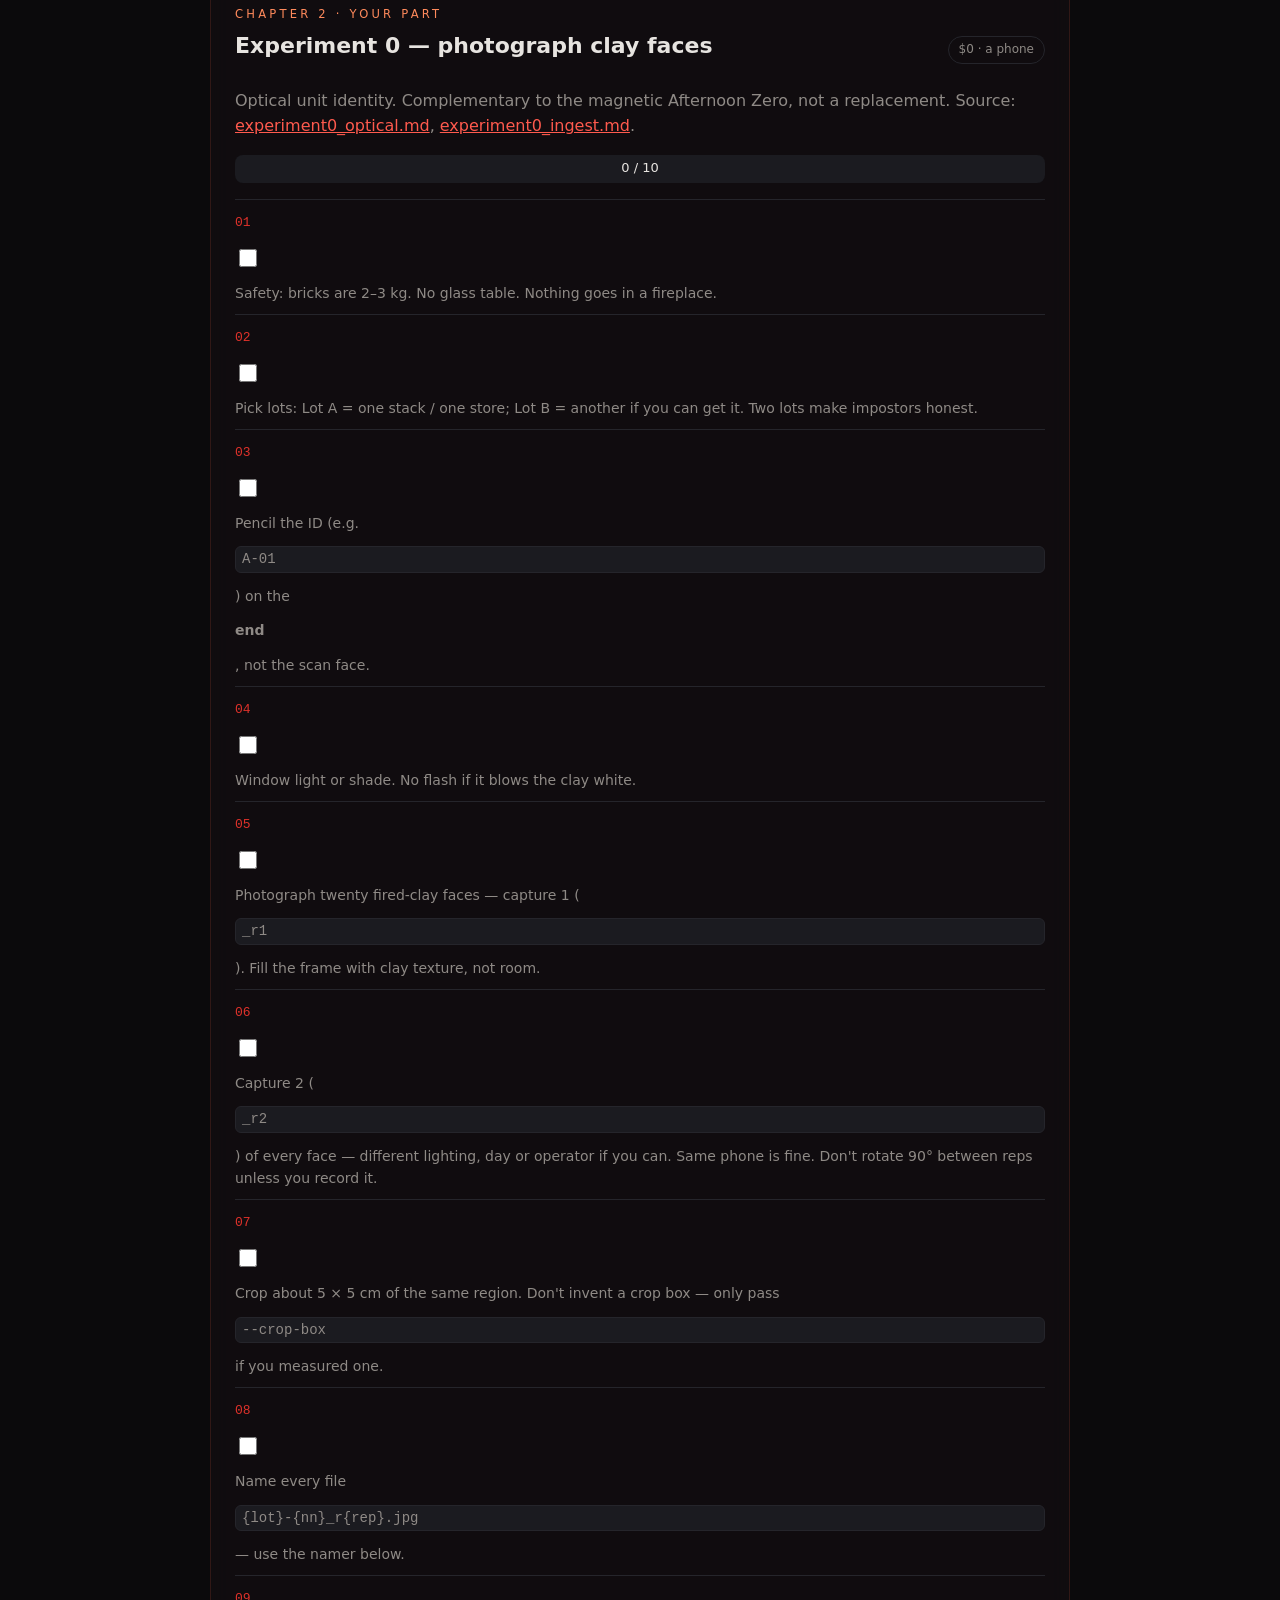
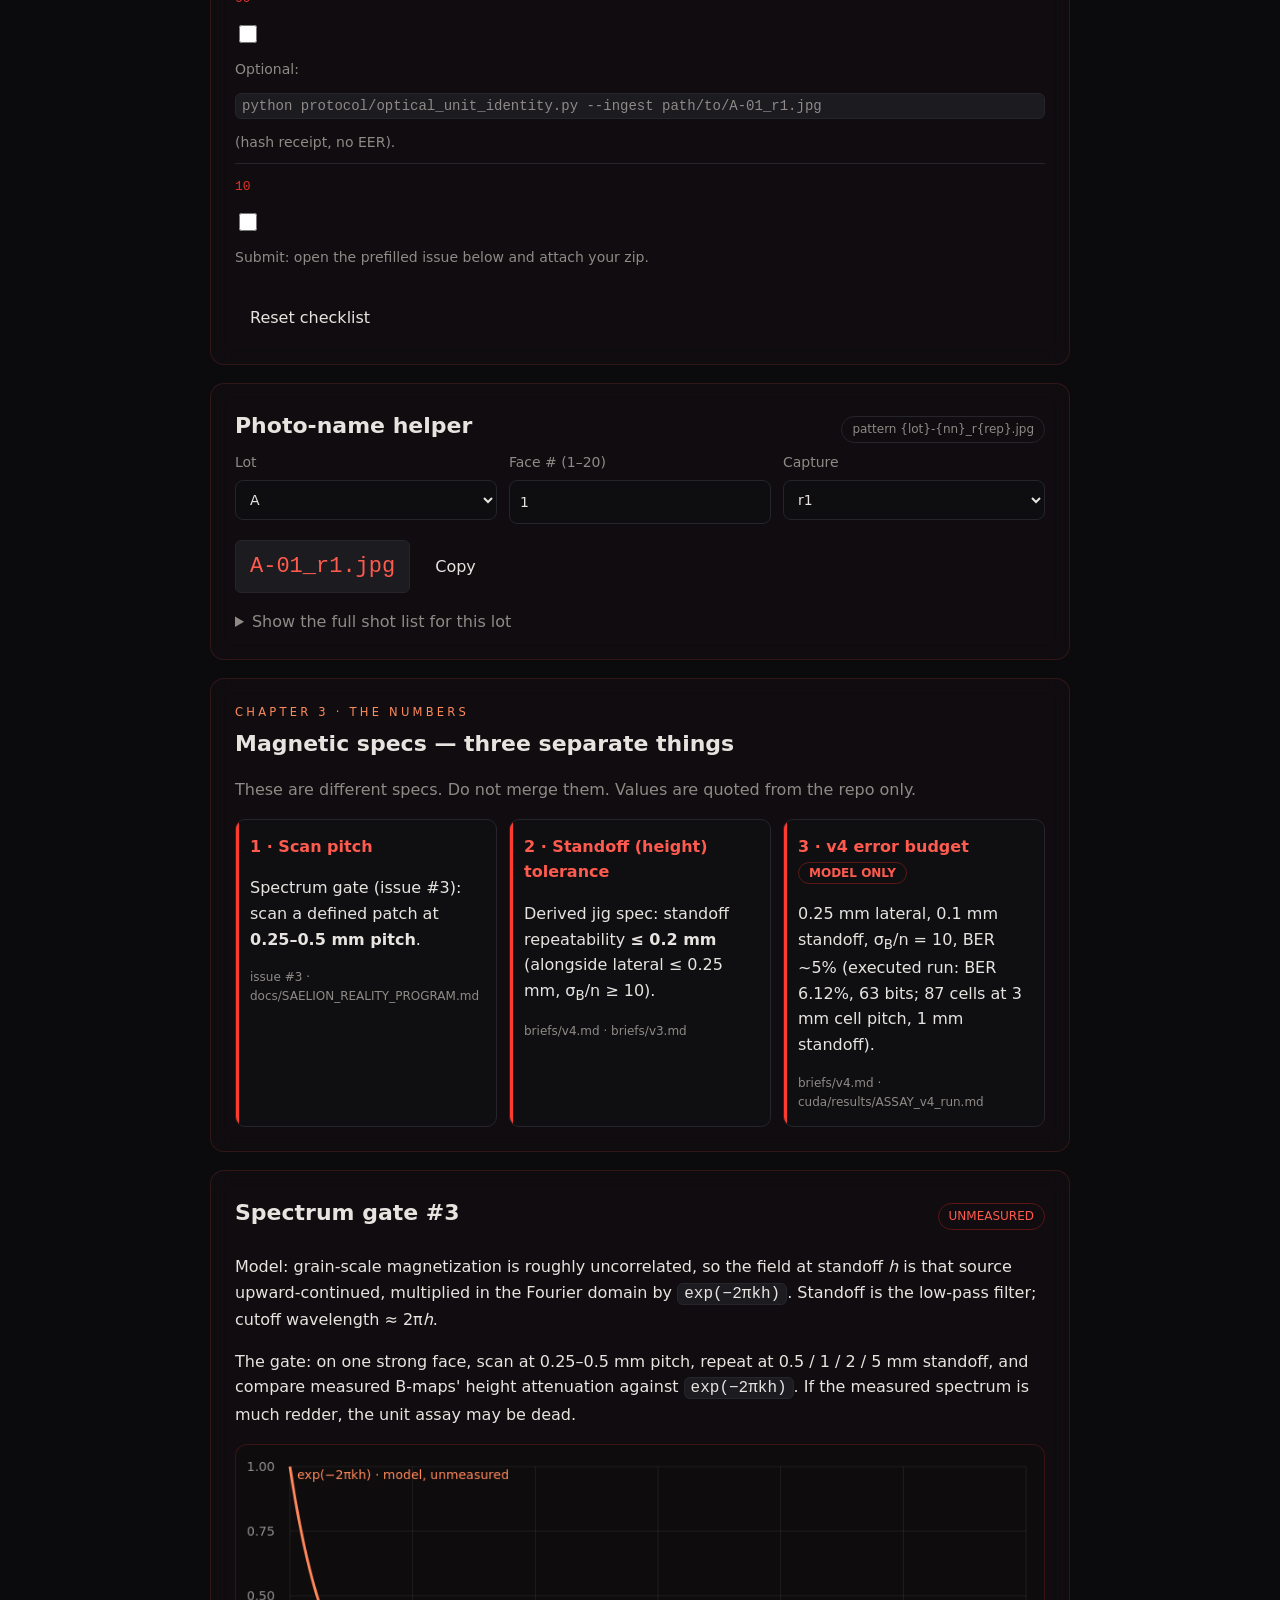
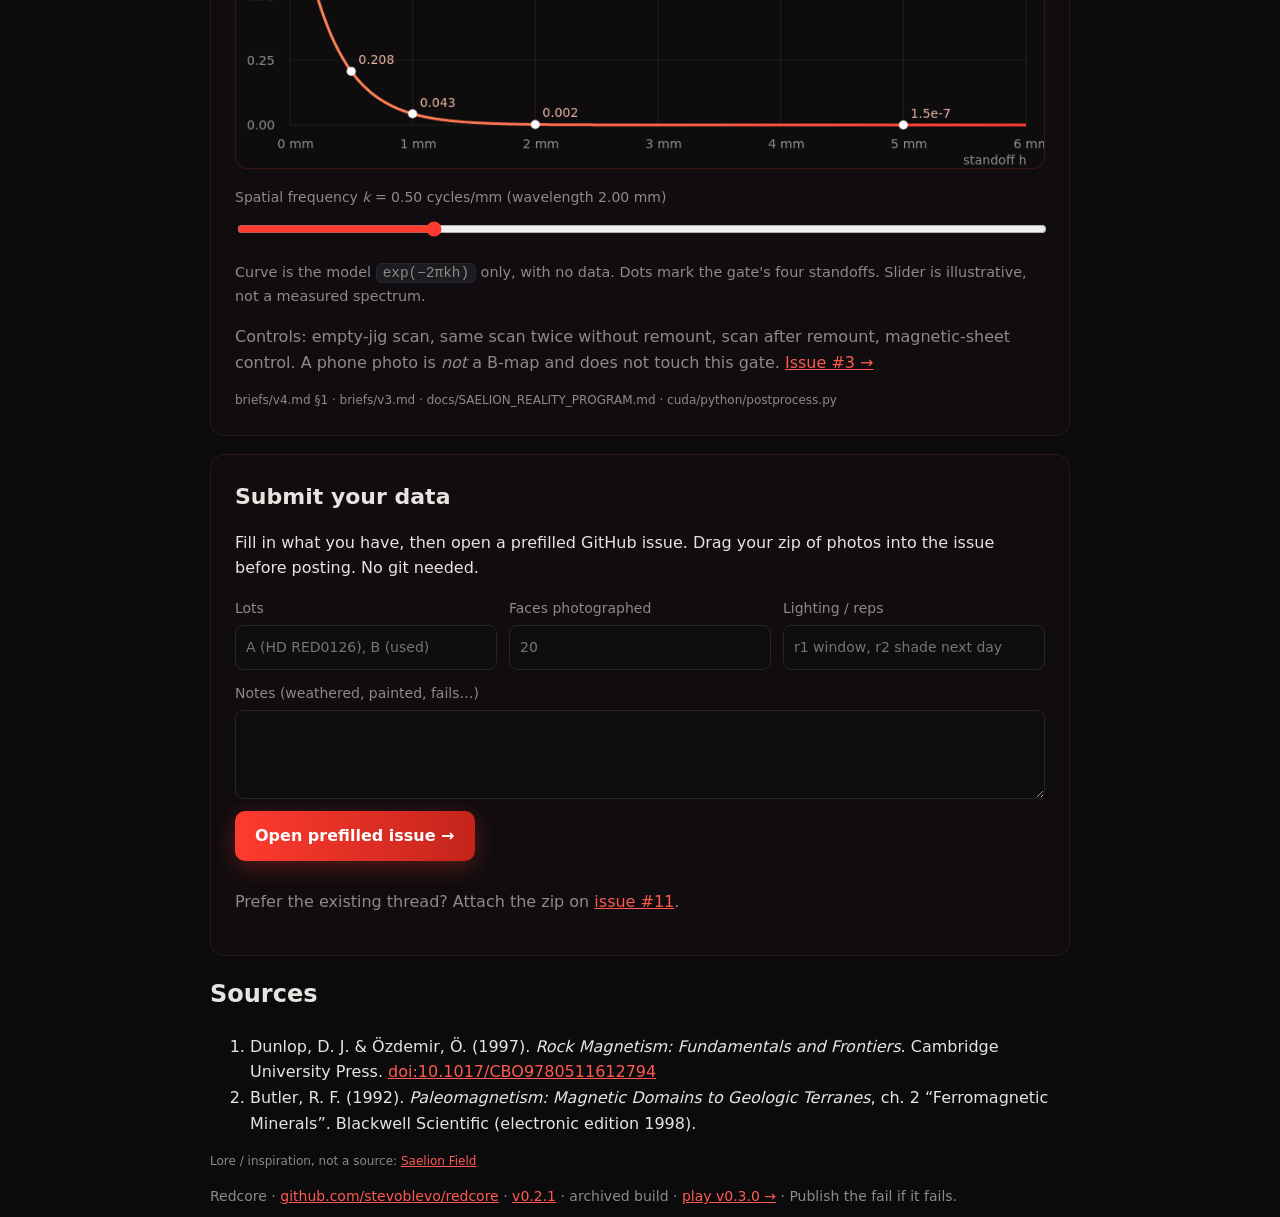
<file: docs/v0.2.1/index.html>
<!doctype html>
<html lang="en">
<head>
<meta charset="utf-8">
<meta name="viewport" content="width=device-width, initial-scale=1">
<title>Redcore · Brickmark — the brick remembers</title>
<meta name="description" content="How to collect the data the Brickmark provenance assay needs, and how to submit it.">
<meta name="theme-color" content="#0b0a0c">
<link rel="stylesheet" href="style.css">
</head>
<body>
<canvas id="kiln" aria-hidden="true"></canvas>
<div class="vignette" aria-hidden="true"></div>
<header class="hero">
  <div class="wrap">
    <p class="eyebrow">Redcore · Brickmark · <span class="ver">v0.2.1</span></p>
    <h1>The brick remembers<br><span class="red">where north was.</span></h1>
    <p class="lede">As fired clay cools in the kiln, its magnetite locks a record of Earth's field (magnetite Curie temperature ≈580&nbsp;°C; hematite Néel temperature ≈675&nbsp;°C<sup><a href="#src-1">1</a>,<a href="#src-2">2</a></sup>). Brickmark asks whether that record, plus the clay's own texture, can tell one batch, and maybe one course, from another. <strong>Help us find out with a phone and twenty bricks.</strong></p>
    <nav class="jump">
      <a href="#what">What it is</a><a href="#exp0">Checklist</a><a href="#namer">Photo namer</a><a href="#specs">Specs</a><a href="#gate">Spectrum gate</a><a href="#submit" class="cta">Submit data</a>
    </nav>
    <p class="scrollcue" aria-hidden="true">scroll · descend into the kiln</p>
  </div>
</header>

<main class="wrap">
  <section class="card warn reveal">
    <h2>Read before quoting numbers</h2>
    <p>The v4 figures — <strong>87 independent cells</strong> and <strong>63 extractable bits</strong> per face — are <span class="tag model">MODEL ONLY</span> outputs of a simulation run, <em>not measured</em>. Do not publish a bits-per-brick number as an empirical claim until the spectrum gate (issue #3) is run.</p>
  </section>

  <section id="what" class="card reveal">
    <p class="kicker">Chapter 1 · The assay</p>
    <h2>What Brickmark is</h2>
    <div class="trio">
      <article><h3>A provenance assay</h3><p>A magnetic provenance assay for fired clay. <strong>Batch provenance first</strong>; spatial, unit or course identity only if repeatability survives measurement.</p></article>
      <article><h3>Not a PUF</h3><p>No PUF-as-crypto, no bed-face archive in a laid wall, no security language until repeatability is proven. The struck v1 claims stay dead.</p></article>
      <article><h3>The course is the unit</h3><p>The identity unit may be the <strong>course of bricks</strong>, not a single brick: aggregate four to eight bricks for a usable identity length, if measured course BER earns it.</p></article>
    </div>
    <p class="src">docs/SAELION_REALITY_PROGRAM.md §1, §2.2, WP4 · briefs/v3.md</p>
    <div class="course" aria-hidden="true"><i></i><i></i><i></i><i></i><i></i><i></i><i></i><i></i></div>
  </section>

  <section id="exp0" class="card reveal">
    <p class="kicker">Chapter 2 · Your part</p>
    <div class="head"><h2>Experiment 0 — photograph clay faces</h2><span class="tag">$0 · a phone</span></div>
    <p class="muted">Optical unit identity. Complementary to the magnetic Afternoon Zero, not a replacement. Source: <a href="https://github.com/stevoblevo/redcore/blob/main/protocol/experiment0_optical.md">experiment0_optical.md</a>, <a href="https://github.com/stevoblevo/redcore/blob/main/protocol/experiment0_ingest.md">experiment0_ingest.md</a>.</p>
    <div class="progress"><div class="bar" id="bar"></div><span id="pct">0 / 0</span></div>
    <ol class="checklist" id="checklist">
      <li><label><input type="checkbox" data-k="safety"> Safety: bricks are 2–3 kg. No glass table. Nothing goes in a fireplace.</label></li>
      <li><label><input type="checkbox" data-k="lots"> Pick lots: Lot A = one stack / one store; Lot B = another if you can get it. Two lots make impostors honest.</label></li>
      <li><label><input type="checkbox" data-k="label"> Pencil the ID (e.g. <code>A-01</code>) on the <strong>end</strong>, not the scan face.</label></li>
      <li><label><input type="checkbox" data-k="light"> Window light or shade. No flash if it blows the clay white.</label></li>
      <li><label><input type="checkbox" data-k="r1"> Photograph twenty fired-clay faces — capture 1 (<code>_r1</code>). Fill the frame with clay texture, not room.</label></li>
      <li><label><input type="checkbox" data-k="r2"> Capture 2 (<code>_r2</code>) of every face — different lighting, day or operator if you can. Same phone is fine. Don't rotate 90° between reps unless you record it.</label></li>
      <li><label><input type="checkbox" data-k="crop"> Crop about 5 × 5 cm of the same region. Don't invent a crop box — only pass <code>--crop-box</code> if you measured one.</label></li>
      <li><label><input type="checkbox" data-k="name"> Name every file <code>{lot}-{nn}_r{rep}.jpg</code> — use the namer below.</label></li>
      <li><label><input type="checkbox" data-k="ingest"> Optional: <code>python protocol/optical_unit_identity.py --ingest path/to/A-01_r1.jpg</code> (hash receipt, no EER).</label></li>
      <li><label><input type="checkbox" data-k="submit"> Submit: open the prefilled issue below and attach your zip.</label></li>
    </ol>
    <button class="ghost" id="reset">Reset checklist</button>
  </section>

  <section id="namer" class="card reveal">
    <div class="head"><h2>Photo-name helper</h2><span class="tag">pattern {lot}-{nn}_r{rep}.jpg</span></div>
    <div class="grid3">
      <label>Lot<select id="lot"><option>A</option><option>B</option></select></label>
      <label>Face # (1–20)<input id="nn" type="number" min="1" max="20" value="1"></label>
      <label>Capture<select id="rep"><option value="1">r1</option><option value="2">r2</option></select></label>
    </div>
    <div class="out"><code id="fname">A-01_r1.jpg</code><button id="copy">Copy</button></div>
    <details><summary>Show the full shot list for this lot</summary><pre id="shotlist"></pre></details>
  </section>

  <section id="specs" class="card reveal">
    <p class="kicker">Chapter 3 · The numbers</p>
    <h2>Magnetic specs — three separate things</h2>
    <p class="muted">These are different specs. Do not merge them. Values are quoted from the repo only.</p>
    <div class="specs">
      <article><h3>1 · Scan pitch</h3><p>Spectrum gate (issue #3): scan a defined patch at <strong>0.25–0.5 mm pitch</strong>.</p><p class="src">issue #3 · docs/SAELION_REALITY_PROGRAM.md</p></article>
      <article><h3>2 · Standoff (height) tolerance</h3><p>Derived jig spec: standoff repeatability <strong>≤ 0.2 mm</strong> (alongside lateral ≤ 0.25 mm, σ<sub>B</sub>/n ≥ 10).</p><p class="src">briefs/v4.md · briefs/v3.md</p></article>
      <article><h3>3 · v4 error budget <span class="tag model">MODEL ONLY</span></h3><p>0.25 mm lateral, 0.1 mm standoff, σ<sub>B</sub>/n = 10, BER ~5% (executed run: BER 6.12%, 63 bits; 87 cells at 3 mm cell pitch, 1 mm standoff).</p><p class="src">briefs/v4.md · cuda/results/ASSAY_v4_run.md</p></article>
    </div>
  </section>

  <section id="gate" class="card reveal">
    <div class="head"><h2>Spectrum gate #3</h2><span class="tag model">UNMEASURED</span></div>
    <p>Model: grain-scale magnetization is roughly uncorrelated, so the field at standoff <em>h</em> is that source upward-continued, multiplied in the Fourier domain by <code>exp(−2πkh)</code>. Standoff is the low-pass filter; cutoff wavelength ≈ 2π<em>h</em>.</p>
    <p>The gate: on one strong face, scan at 0.25–0.5 mm pitch, repeat at 0.5 / 1 / 2 / 5 mm standoff, and compare measured B-maps' height attenuation against <code>exp(−2πkh)</code>. If the measured spectrum is much redder, the unit assay may be dead.</p>
    <figure class="plot">
      <canvas id="decay" width="900" height="360" aria-label="Plot of exp(-2 pi k h) against standoff h"></canvas>
      <figcaption>
        <label>Spatial frequency <em>k</em> = <output id="kout">0.50</output> cycles/mm (wavelength <output id="lout">2.00</output> mm)<input id="k" type="range" min="0.05" max="2" step="0.01" value="0.5"></label>
        <span class="muted">Curve is the model <code>exp(−2πkh)</code> only, with no data. Dots mark the gate's four standoffs. Slider is illustrative, not a measured spectrum.</span>
      </figcaption>
    </figure>
    <p class="muted">Controls: empty-jig scan, same scan twice without remount, scan after remount, magnetic-sheet control. A phone photo is <em>not</em> a B-map and does not touch this gate. <a href="https://github.com/stevoblevo/redcore/issues/3">Issue #3 →</a></p>
    <p class="src">briefs/v4.md §1 · briefs/v3.md · docs/SAELION_REALITY_PROGRAM.md · cuda/python/postprocess.py</p>
  </section>

  <section id="submit" class="card reveal submit">
    <h2>Submit your data</h2>
    <p>Fill in what you have, then open a prefilled GitHub issue. Drag your zip of photos into the issue before posting. No git needed.</p>
    <div class="grid3">
      <label>Lots<input id="s_lots" placeholder="A (HD RED0126), B (used)"></label>
      <label>Faces photographed<input id="s_faces" type="number" min="0" max="40" placeholder="20"></label>
      <label>Lighting / reps<input id="s_light" placeholder="r1 window, r2 shade next day"></label>
    </div>
    <label class="full">Notes (weathered, painted, fails…)<textarea id="s_notes" rows="3"></textarea></label>
    <a id="submitLink" class="cta big" target="_blank" rel="noopener" href="https://github.com/stevoblevo/redcore/issues/new?template=data-submission.md">Open prefilled issue →</a>
    <p class="muted">Prefer the existing thread? Attach the zip on <a href="https://github.com/stevoblevo/redcore/issues/11">issue #11</a>.</p>
  </section>
</main>
<section class="wrap sources" id="sources"><h2>Sources</h2><ol>
<li id="src-1">Dunlop, D. J. &amp; Özdemir, Ö. (1997). <em>Rock Magnetism: Fundamentals and Frontiers</em>. Cambridge University Press. <a href="https://doi.org/10.1017/CBO9780511612794">doi:10.1017/CBO9780511612794</a></li>
<li id="src-2">Butler, R. F. (1992). <em>Paleomagnetism: Magnetic Domains to Geologic Terranes</em>, ch. 2 “Ferromagnetic Minerals”. Blackwell Scientific (electronic edition 1998).</li>
</ol><p class="src">Lore / inspiration, not a source: <a href="https://saelion.co/field">Saelion Field</a></p></section>
<footer class="wrap"><p>Redcore · <a href="https://github.com/stevoblevo/redcore">github.com/stevoblevo/redcore</a> · <a href="https://github.com/stevoblevo/redcore/blob/main/CHANGELOG.md">v0.2.1</a> · archived build · <a href="../">play v0.3.0 →</a> · Publish the fail if it fails.</p></footer>
<script src="app.js"></script>
</body>
</html>
</file>
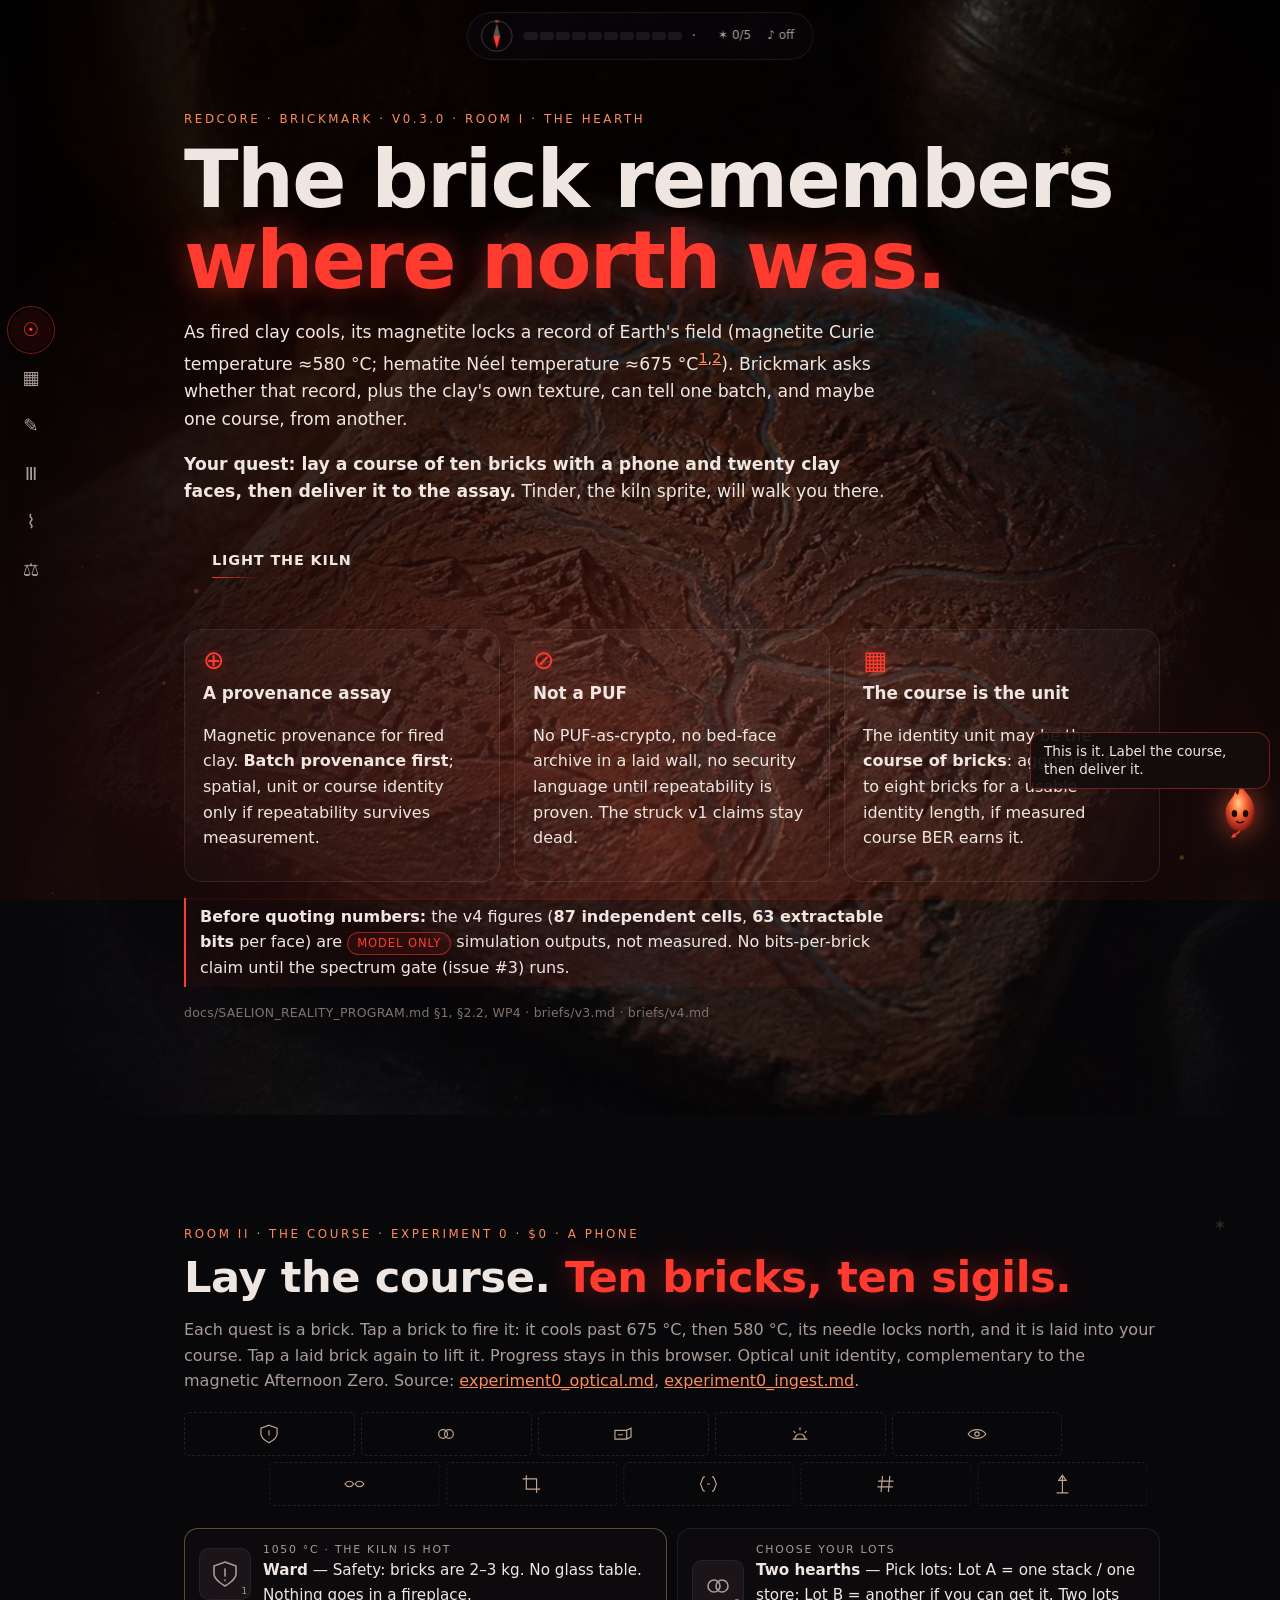
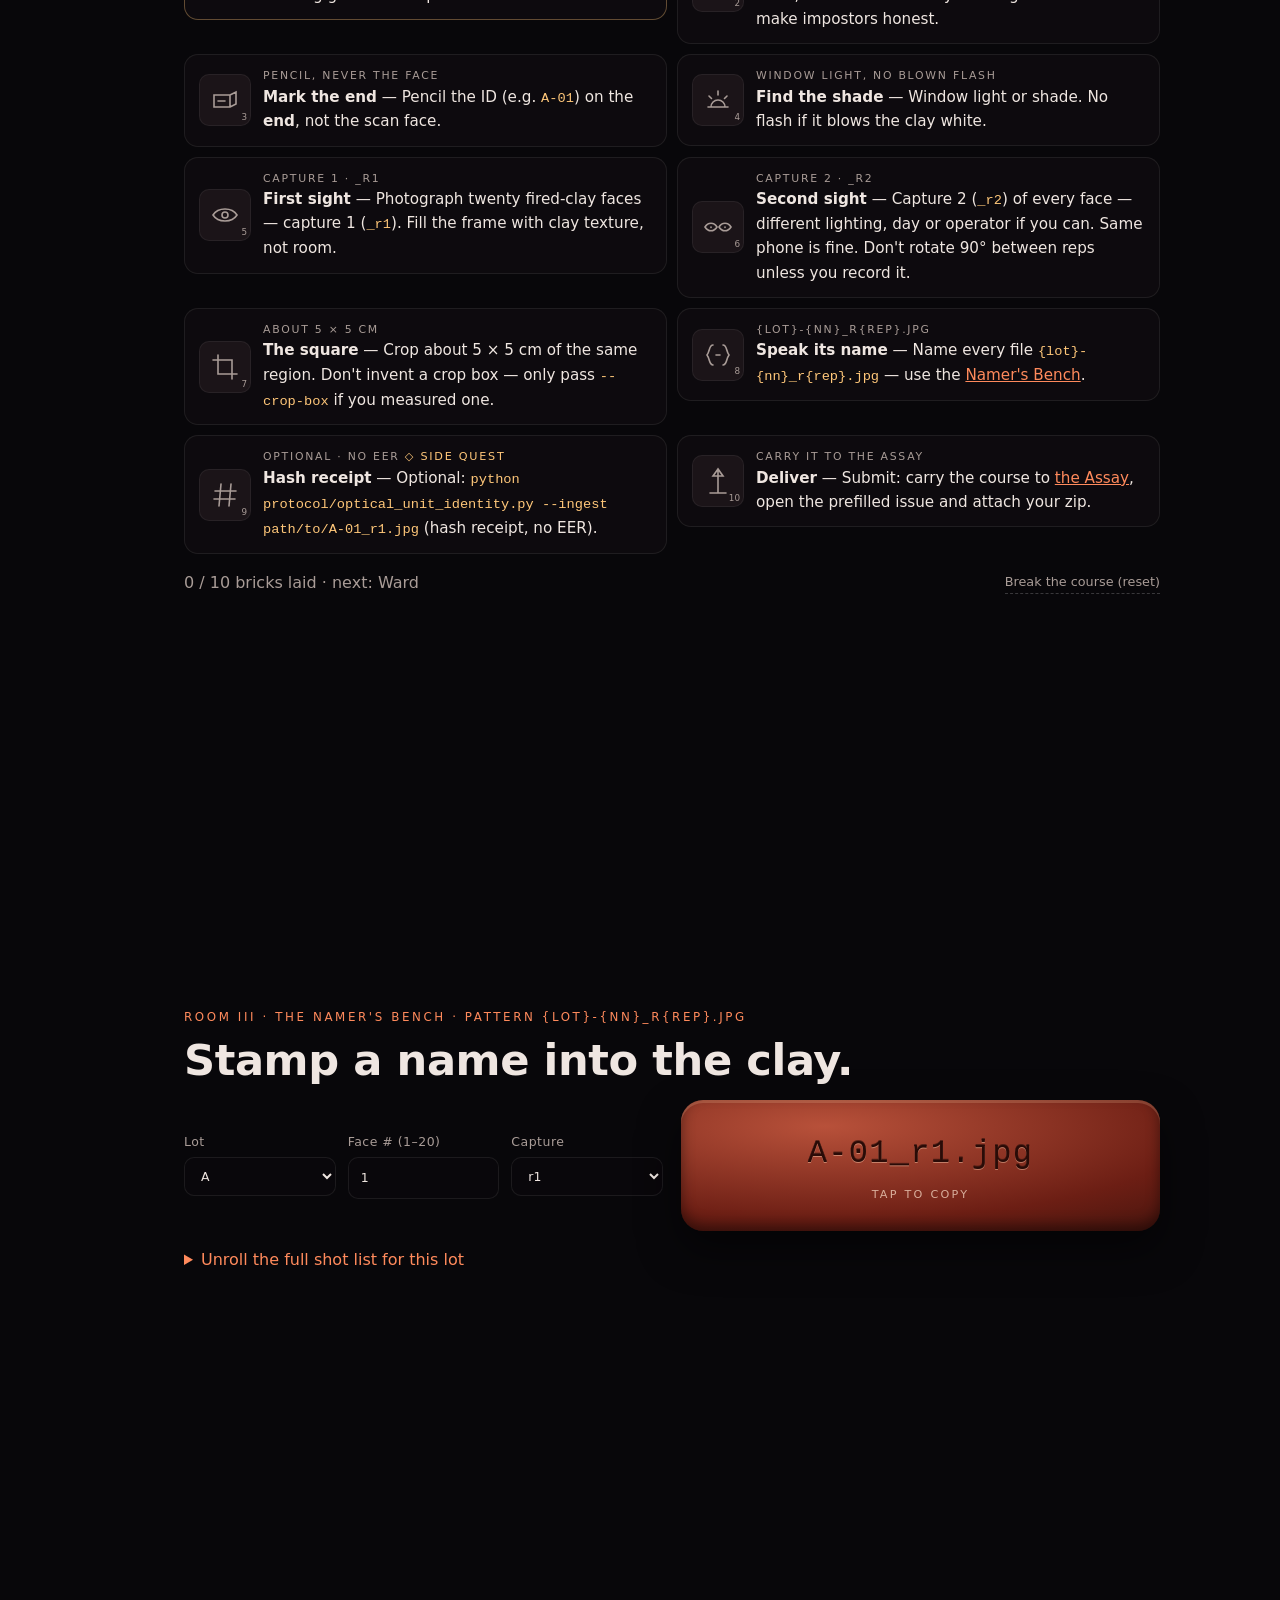
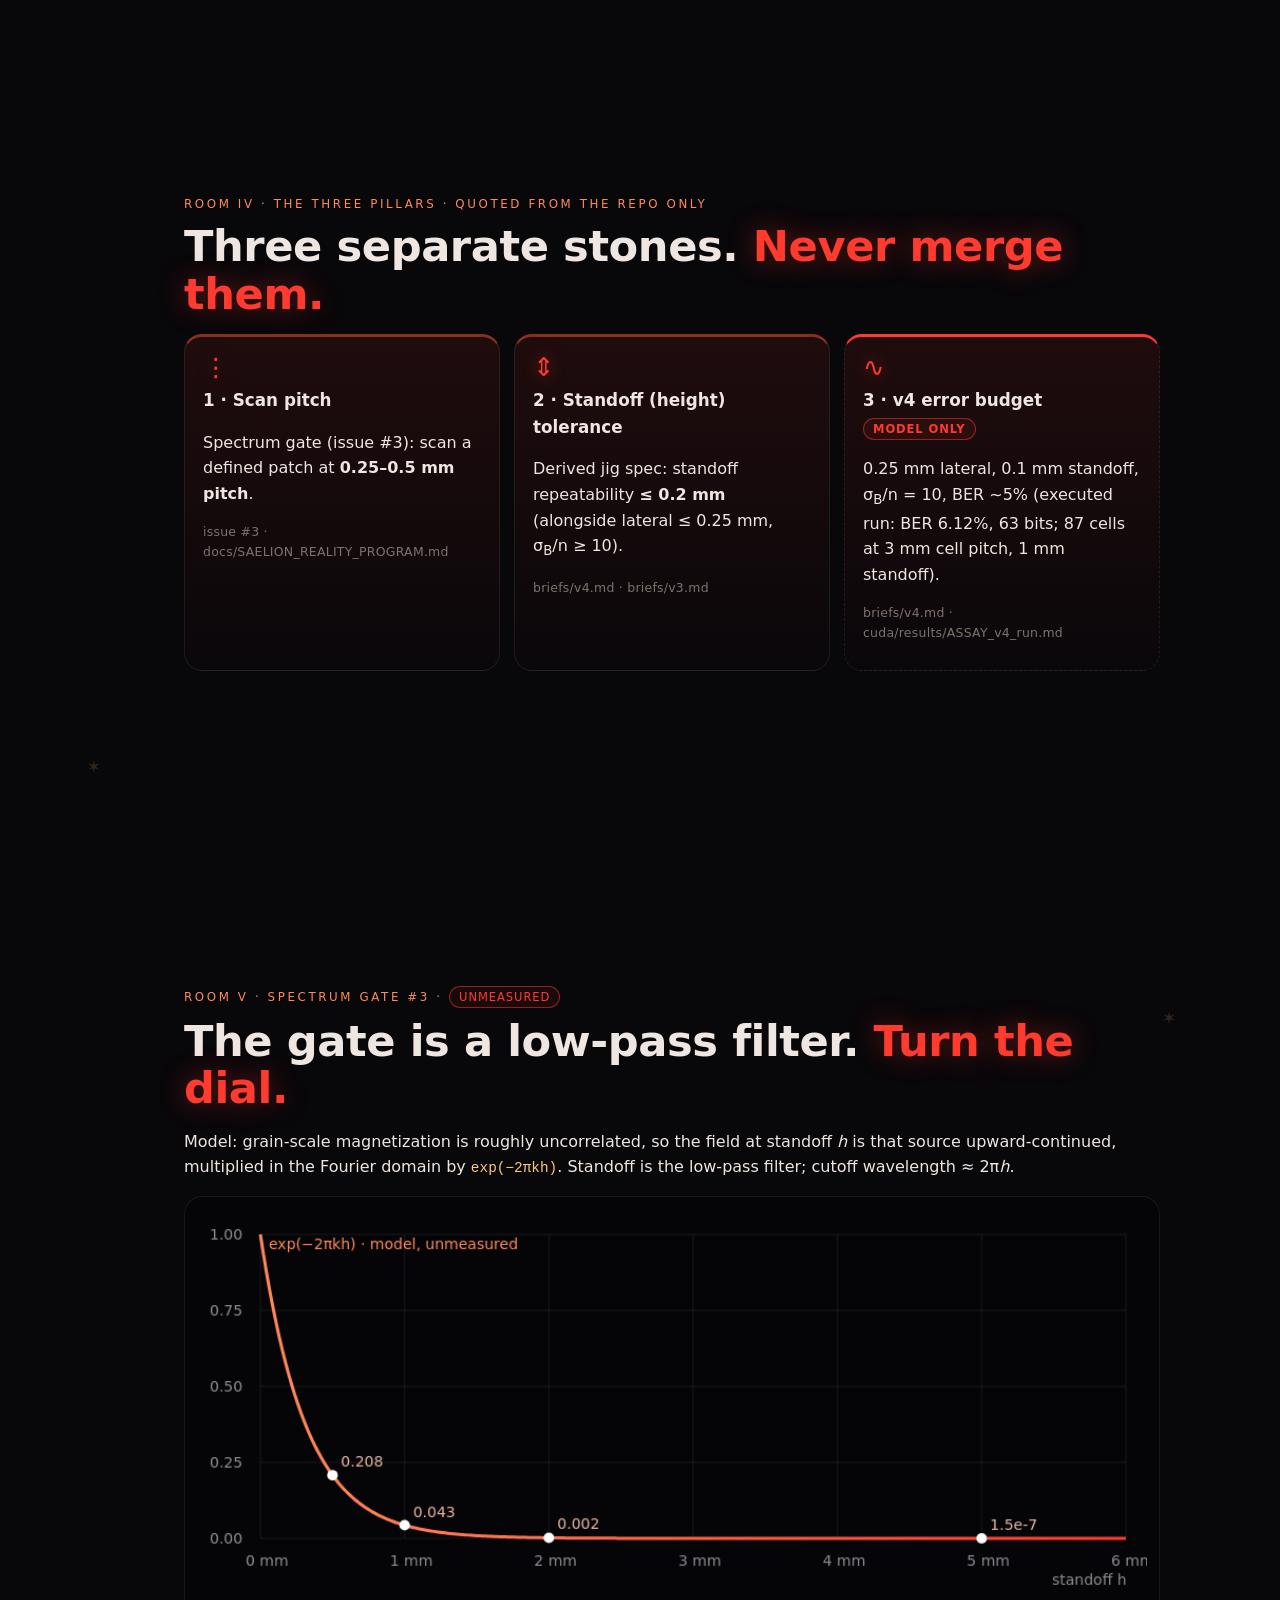
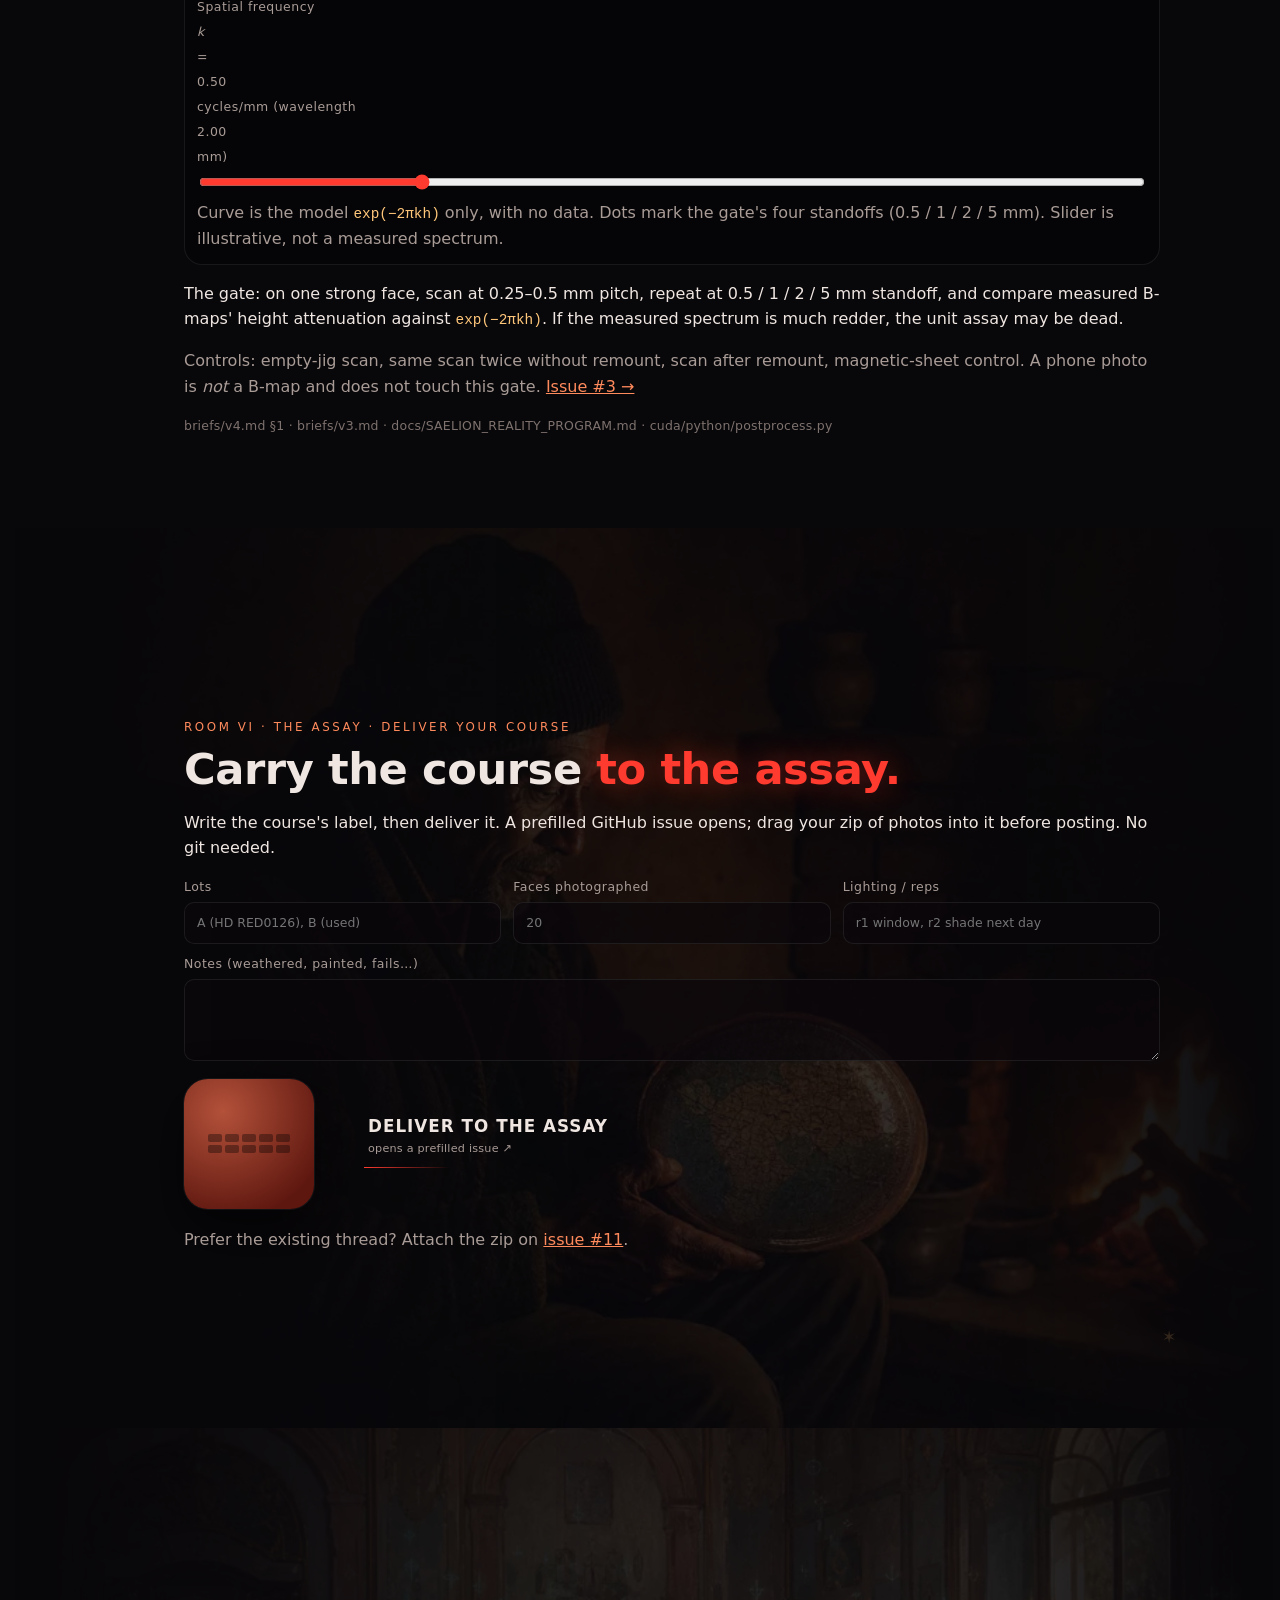
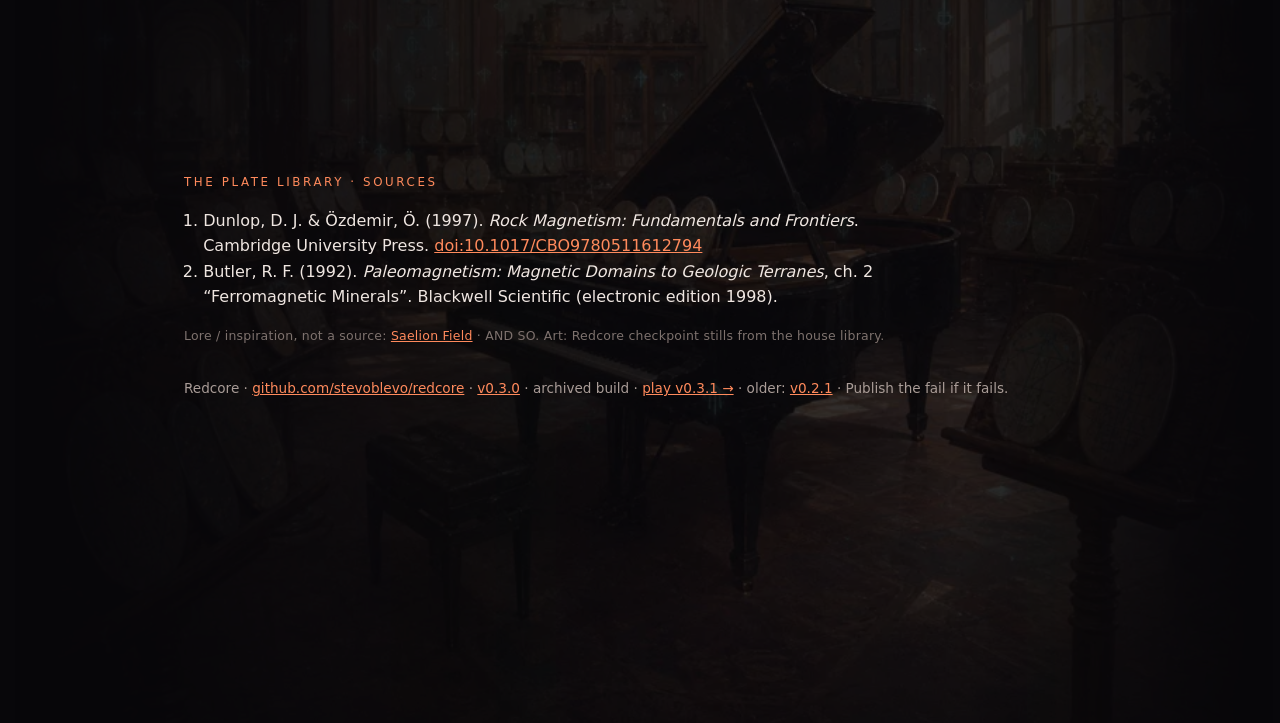
<file: docs/v0.3.0/index.html>
<!doctype html>
<html lang="en">
<head>
<meta charset="utf-8">
<meta name="viewport" content="width=device-width, initial-scale=1, viewport-fit=cover">
<title>Redcore · Brickmark — lay the course</title>
<meta name="description" content="A small game: lay a course of ten bricks to collect the photos the Brickmark provenance assay needs, then deliver them to the assay.">
<meta name="theme-color" content="#08070a">
<link rel="icon" href="data:image/svg+xml,%3Csvg xmlns=%22http://www.w3.org/2000/svg%22 viewBox=%220 0 16 16%22%3E%3Crect y=%224%22 width=%2216%22 height=%228%22 rx=%221%22 fill=%22%23c24a32%22/%3E%3C/svg%3E">
<link rel="stylesheet" href="style.css">
</head>
<body>
<canvas id="kiln" aria-hidden="true"></canvas>
<div class="grain" aria-hidden="true"></div>

<!-- HUD: compass, course, tally, discoveries, sound -->
<div class="hud" role="region" aria-label="Your course">
  <button class="compass" id="compass" aria-label="Magnetic north. Points at your next quest.">
    <svg viewBox="0 0 40 40" aria-hidden="true"><circle cx="20" cy="20" r="18"/><g id="needle"><path class="n" d="M20 5 L24 20 L16 20Z"/><path class="s" d="M20 35 L24 20 L16 20Z"/></g><text x="20" y="4.6">N</text></svg>
  </button>
  <div class="hudcourse" id="hudcourse" aria-hidden="true"></div>
  <span class="tally" id="tally" title="Bricks laid, Uruk-style">0</span>
  <span class="spores" id="spores" title="Hidden sigils found">✶ 0/5</span>
  <button class="snd" id="snd" aria-pressed="false" aria-label="Sound">♪ off</button>
</div>

<!-- room map (invisible overlay doors) -->
<nav class="doors" aria-label="Rooms">
  <a href="#hearth" data-room="hearth"><b>☉</b><span>Hearth</span></a>
  <a href="#course" data-room="course"><b>▦</b><span>Course</span></a>
  <a href="#bench" data-room="bench"><b>✎</b><span>Bench</span></a>
  <a href="#pillars" data-room="pillars"><b>Ⅲ</b><span>Pillars</span></a>
  <a href="#gate" data-room="gate"><b>⌇</b><span>Gate #3</span></a>
  <a href="#assay" data-room="assay"><b>⚖</b><span>Assay</span></a>
</nav>

<!-- the guide pet -->
<div class="pet" id="pet" aria-hidden="true">
  <svg viewBox="0 0 80 80"><defs><radialGradient id="coal" cx=".45" cy=".4" r=".7"><stop offset="0" stop-color="#ffd38a"/><stop offset=".35" stop-color="#ff6a3a"/><stop offset=".8" stop-color="#9c1d14"/><stop offset="1" stop-color="#3a0b08"/></radialGradient></defs>
    <path class="flame" d="M40 6 C48 18 58 22 58 40 C58 54 50 64 40 64 C30 64 22 54 22 40 C22 28 32 24 34 14 C37 20 38 22 40 6Z" fill="url(#coal)"/>
    <g class="eyes"><ellipse cx="33" cy="42" rx="3.4" ry="4.6"/><ellipse cx="47" cy="42" rx="3.4" ry="4.6"/></g>
    <path class="mouth" d="M36 52 Q40 55 44 52" fill="none"/>
    <g class="tail"><path d="M40 64 L40 76" /><path class="tip" d="M40 78 L37 72 L43 72Z"/></g>
  </svg>
</div>
<div class="bubble" id="bubble" role="status" aria-live="polite"></div>

<main>
<!-- ROOM I · HEARTH -->
<section class="room hearth" id="hearth">
  <div class="hero-art" style="background-image:url(../assets/hearthplate.webp)"></div>
  <div class="inner">
    <p class="eyebrow">Redcore · Brickmark · <span class="ver">v0.3.0</span> · Room I · the Hearth</p>
    <h1>The brick remembers<br><span class="red">where north was.</span></h1>
    <p class="lede">As fired clay cools, its magnetite locks a record of Earth's field (magnetite Curie temperature ≈580&nbsp;°C; hematite Néel temperature ≈675&nbsp;°C<sup><a href="#src-1">1</a>,<a href="#src-2">2</a></sup>). Brickmark asks whether that record, plus the clay's own texture, can tell one batch, and maybe one course, from another.</p>
    <p class="lede"><strong>Your quest: lay a course of ten bricks with a phone and twenty clay faces, then deliver it to the assay.</strong> Tinder, the kiln sprite, will walk you there.</p>
    <a class="start" href="#course" id="start"><span>Light the kiln</span></a>
    <div class="trio">
      <article class="relic"><i class="sig">⊕</i><h3>A provenance assay</h3><p>Magnetic provenance for fired clay. <strong>Batch provenance first</strong>; spatial, unit or course identity only if repeatability survives measurement.</p></article>
      <article class="relic"><i class="sig">⊘</i><h3>Not a PUF</h3><p>No PUF-as-crypto, no bed-face archive in a laid wall, no security language until repeatability is proven. The struck v1 claims stay dead.</p></article>
      <article class="relic"><i class="sig">▦</i><h3>The course is the unit</h3><p>The identity unit may be the <strong>course of bricks</strong>: aggregate four to eight bricks for a usable identity length, if measured course BER earns it.</p></article>
    </div>
    <p class="warn"><b>Before quoting numbers:</b> the v4 figures (<strong>87 independent cells</strong>, <strong>63 extractable bits</strong> per face) are <span class="tag model">MODEL ONLY</span> simulation outputs, not measured. No bits-per-brick claim until the spectrum gate (issue #3) runs.</p>
    <p class="src">docs/SAELION_REALITY_PROGRAM.md §1, §2.2, WP4 · briefs/v3.md · briefs/v4.md</p>
  </div>
</section>

<!-- ROOM II · COURSE (quests) -->
<section class="room course" id="course">
  <div class="inner">
    <p class="eyebrow">Room II · the Course · Experiment 0 · $0 · a phone</p>
    <h2>Lay the course. <span class="red">Ten bricks, ten sigils.</span></h2>
    <p class="muted">Each quest is a brick. Tap a brick to fire it: it cools past 675&nbsp;°C, then 580&nbsp;°C, its needle locks north, and it is laid into your course. Tap a laid brick again to lift it. Progress stays in this browser. Optical unit identity, complementary to the magnetic Afternoon Zero. Source: <a href="https://github.com/stevoblevo/redcore/blob/main/protocol/experiment0_optical.md">experiment0_optical.md</a>, <a href="https://github.com/stevoblevo/redcore/blob/main/protocol/experiment0_ingest.md">experiment0_ingest.md</a>.</p>
    <div class="wall" id="wall" aria-hidden="true"></div>
    <ol class="quests" id="quests"></ol>
    <div class="row"><span class="muted" id="coursemsg"></span><button class="ghost" id="reset">Break the course (reset)</button></div>
  </div>
</section>

<!-- ROOM III · NAMER'S BENCH -->
<section class="room bench" id="bench">
  <div class="inner">
    <p class="eyebrow">Room III · the Namer's Bench · pattern {lot}-{nn}_r{rep}.jpg</p>
    <h2>Stamp a name into the clay.</h2>
    <div class="stamp">
      <div class="dials">
        <label>Lot<select id="lot"><option>A</option><option>B</option></select></label>
        <label>Face # (1–20)<input id="nn" type="number" min="1" max="20" value="1"></label>
        <label>Capture<select id="rep"><option value="1">r1</option><option value="2">r2</option></select></label>
      </div>
      <button class="tablet" id="copy" aria-label="Copy file name"><code id="fname">A-01_r1.jpg</code><small id="copyhint">tap to copy</small></button>
    </div>
    <details><summary>Unroll the full shot list for this lot</summary><pre id="shotlist"></pre></details>
  </div>
</section>

<!-- ROOM IV · THREE PILLARS -->
<section class="room pillars" id="pillars">
  <div class="inner">
    <p class="eyebrow">Room IV · the Three Pillars · quoted from the repo only</p>
    <h2>Three separate stones. <span class="red">Never merge them.</span></h2>
    <div class="specs">
      <article class="pillar"><i class="sig">⋮</i><h3>1 · Scan pitch</h3><p>Spectrum gate (issue #3): scan a defined patch at <strong>0.25–0.5 mm pitch</strong>.</p><p class="src">issue #3 · docs/SAELION_REALITY_PROGRAM.md</p></article>
      <article class="pillar"><i class="sig">⇕</i><h3>2 · Standoff (height) tolerance</h3><p>Derived jig spec: standoff repeatability <strong>≤ 0.2 mm</strong> (alongside lateral ≤ 0.25 mm, σ<sub>B</sub>/n ≥ 10).</p><p class="src">briefs/v4.md · briefs/v3.md</p></article>
      <article class="pillar model"><i class="sig">∿</i><h3>3 · v4 error budget <span class="tag model">MODEL ONLY</span></h3><p>0.25 mm lateral, 0.1 mm standoff, σ<sub>B</sub>/n = 10, BER ~5% (executed run: BER 6.12%, 63 bits; 87 cells at 3 mm cell pitch, 1 mm standoff).</p><p class="src">briefs/v4.md · cuda/results/ASSAY_v4_run.md</p></article>
    </div>
  </div>
</section>

<!-- ROOM V · GATE #3 -->
<section class="room gate" id="gate">
  <div class="inner">
    <p class="eyebrow">Room V · Spectrum Gate #3 · <span class="tag model">UNMEASURED</span></p>
    <h2>The gate is a low-pass filter. <span class="red">Turn the dial.</span></h2>
    <p>Model: grain-scale magnetization is roughly uncorrelated, so the field at standoff <em>h</em> is that source upward-continued, multiplied in the Fourier domain by <code>exp(−2πkh)</code>. Standoff is the low-pass filter; cutoff wavelength ≈ 2π<em>h</em>.</p>
    <figure class="plot">
      <canvas id="decay" width="900" height="360" aria-label="Plot of exp(-2 pi k h) against standoff h"></canvas>
      <figcaption>
        <label>Spatial frequency <em>k</em> = <output id="kout">0.50</output> cycles/mm (wavelength <output id="lout">2.00</output> mm)<input id="k" type="range" min="0.05" max="2" step="0.01" value="0.5"></label>
        <span class="muted">Curve is the model <code>exp(−2πkh)</code> only, with no data. Dots mark the gate's four standoffs (0.5 / 1 / 2 / 5 mm). Slider is illustrative, not a measured spectrum.</span>
      </figcaption>
    </figure>
    <p>The gate: on one strong face, scan at 0.25–0.5 mm pitch, repeat at 0.5 / 1 / 2 / 5 mm standoff, and compare measured B-maps' height attenuation against <code>exp(−2πkh)</code>. If the measured spectrum is much redder, the unit assay may be dead.</p>
    <p class="muted">Controls: empty-jig scan, same scan twice without remount, scan after remount, magnetic-sheet control. A phone photo is <em>not</em> a B-map and does not touch this gate. <a href="https://github.com/stevoblevo/redcore/issues/3">Issue #3 →</a></p>
    <p class="src">briefs/v4.md §1 · briefs/v3.md · docs/SAELION_REALITY_PROGRAM.md · cuda/python/postprocess.py</p>
  </div>
</section>

<!-- ROOM VI · ASSAY -->
<section class="room assay" id="assay">
  <div class="hero-art dim" style="background-image:url(../assets/stranger-2180.webp)"></div>
  <div class="inner">
    <p class="eyebrow">Room VI · the Assay · deliver your course</p>
    <h2>Carry the course <span class="red">to the assay.</span></h2>
    <p>Write the course's label, then deliver it. A prefilled GitHub issue opens; drag your zip of photos into it before posting. No git needed.</p>
    <div class="dials">
      <label>Lots<input id="s_lots" placeholder="A (HD RED0126), B (used)"></label>
      <label>Faces photographed<input id="s_faces" type="number" min="0" max="40" placeholder="20"></label>
      <label>Lighting / reps<input id="s_light" placeholder="r1 window, r2 shade next day"></label>
    </div>
    <label class="full">Notes (weathered, painted, fails…)<textarea id="s_notes" rows="3"></textarea></label>
    <div class="altar">
      <div class="plate" id="plate" aria-hidden="true"><div class="mini" id="minicourse"></div></div>
      <a id="submitLink" class="deliver" target="_blank" rel="noopener" href="https://github.com/stevoblevo/redcore/issues/new?template=data-submission.md"><span>Deliver to the assay</span><small>opens a prefilled issue ↗</small></a>
    </div>
    <p class="muted">Prefer the existing thread? Attach the zip on <a href="https://github.com/stevoblevo/redcore/issues/11">issue #11</a>.</p>
  </div>
</section>

<section class="room library" id="sources">
  <div class="hero-art dim" style="background-image:url(../assets/plate-library.webp)"></div>
  <div class="inner">
    <p class="eyebrow">The Plate Library · sources</p>
    <ol>
      <li id="src-1">Dunlop, D. J. &amp; Özdemir, Ö. (1997). <em>Rock Magnetism: Fundamentals and Frontiers</em>. Cambridge University Press. <a href="https://doi.org/10.1017/CBO9780511612794">doi:10.1017/CBO9780511612794</a></li>
      <li id="src-2">Butler, R. F. (1992). <em>Paleomagnetism: Magnetic Domains to Geologic Terranes</em>, ch. 2 “Ferromagnetic Minerals”. Blackwell Scientific (electronic edition 1998).</li>
    </ol>
    <p class="src">Lore / inspiration, not a source: <a href="https://saelion.co/field">Saelion Field</a> · AND SO. Art: Redcore checkpoint stills from the house library.</p>
    <p class="foot">Redcore · <a href="https://github.com/stevoblevo/redcore">github.com/stevoblevo/redcore</a> · <a href="https://github.com/stevoblevo/redcore/blob/main/CHANGELOG.md">v0.3.0</a> · archived build · <a href="../">play v0.3.1 →</a> · older: <a href="../v0.2.1/">v0.2.1</a> · Publish the fail if it fails.</p>
  </div>
</section>
</main>

<script src="app.js"></script>
</body>
</html>
</file>
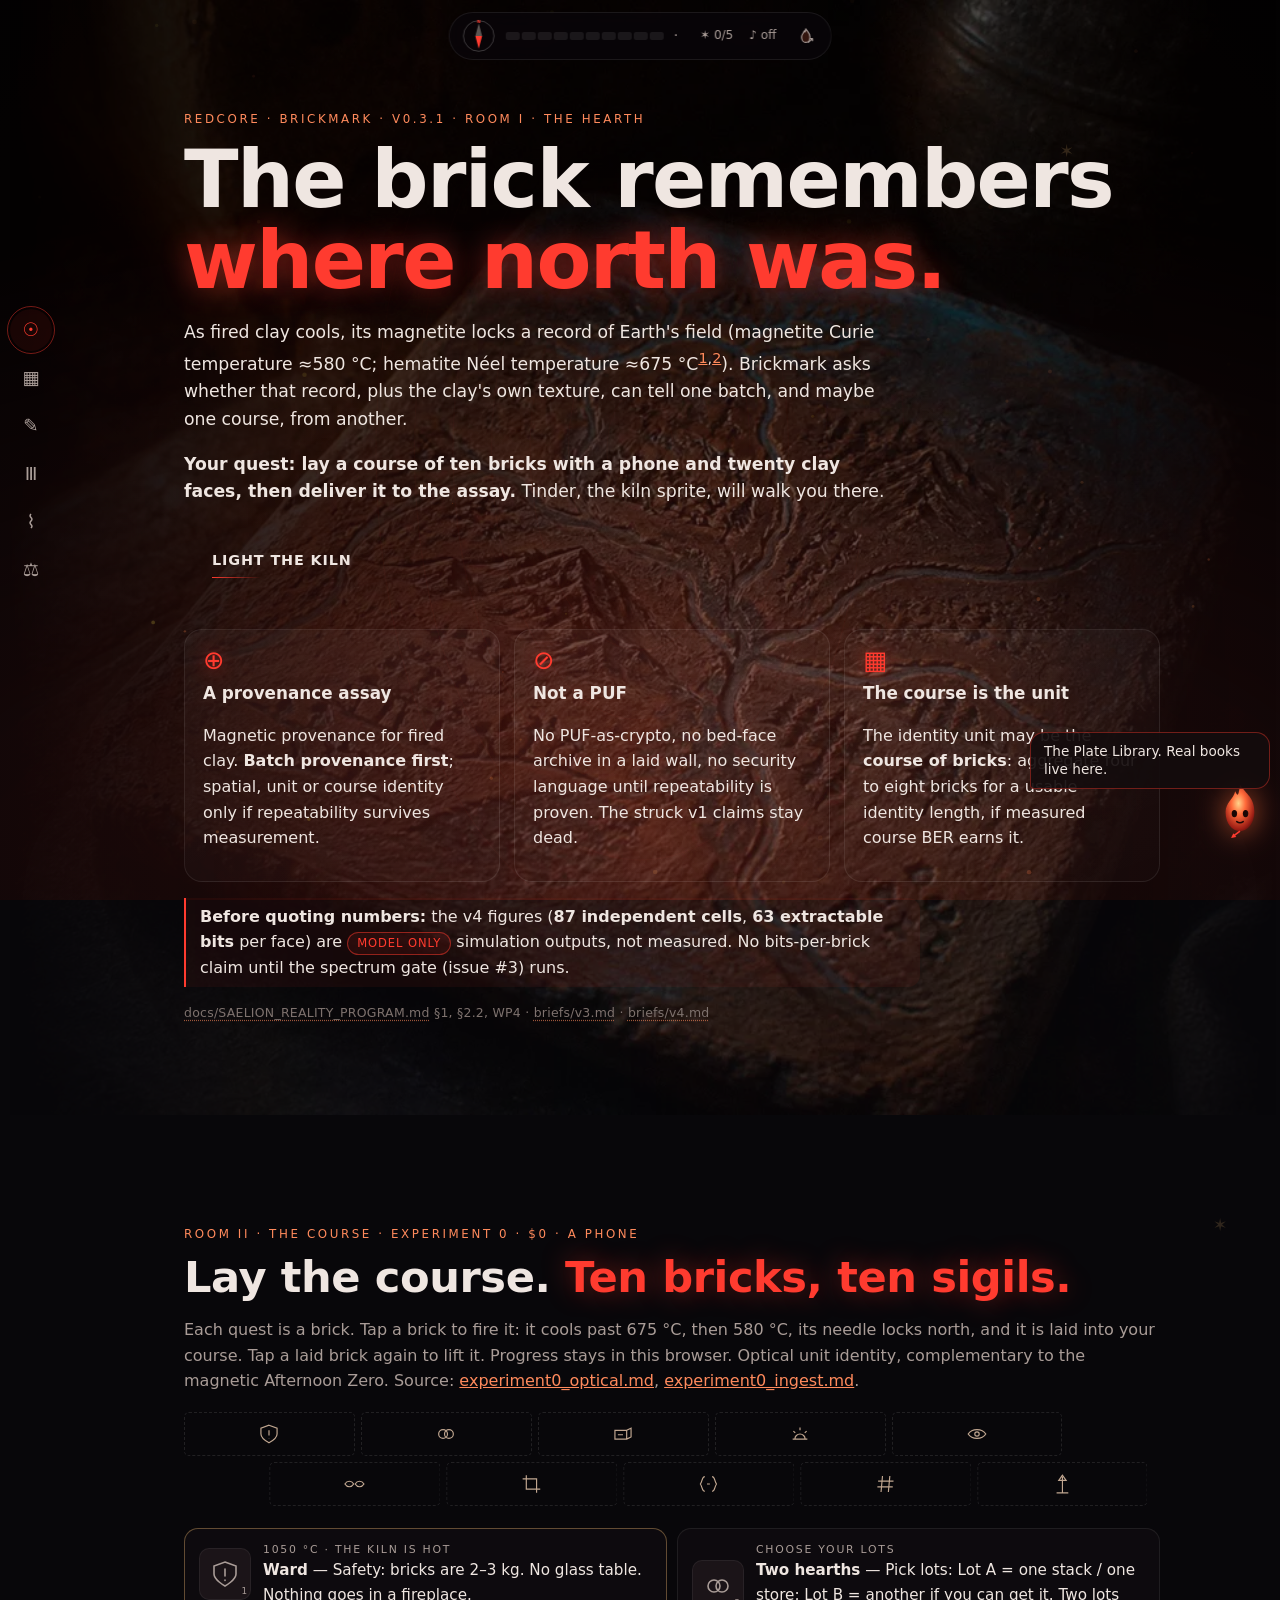
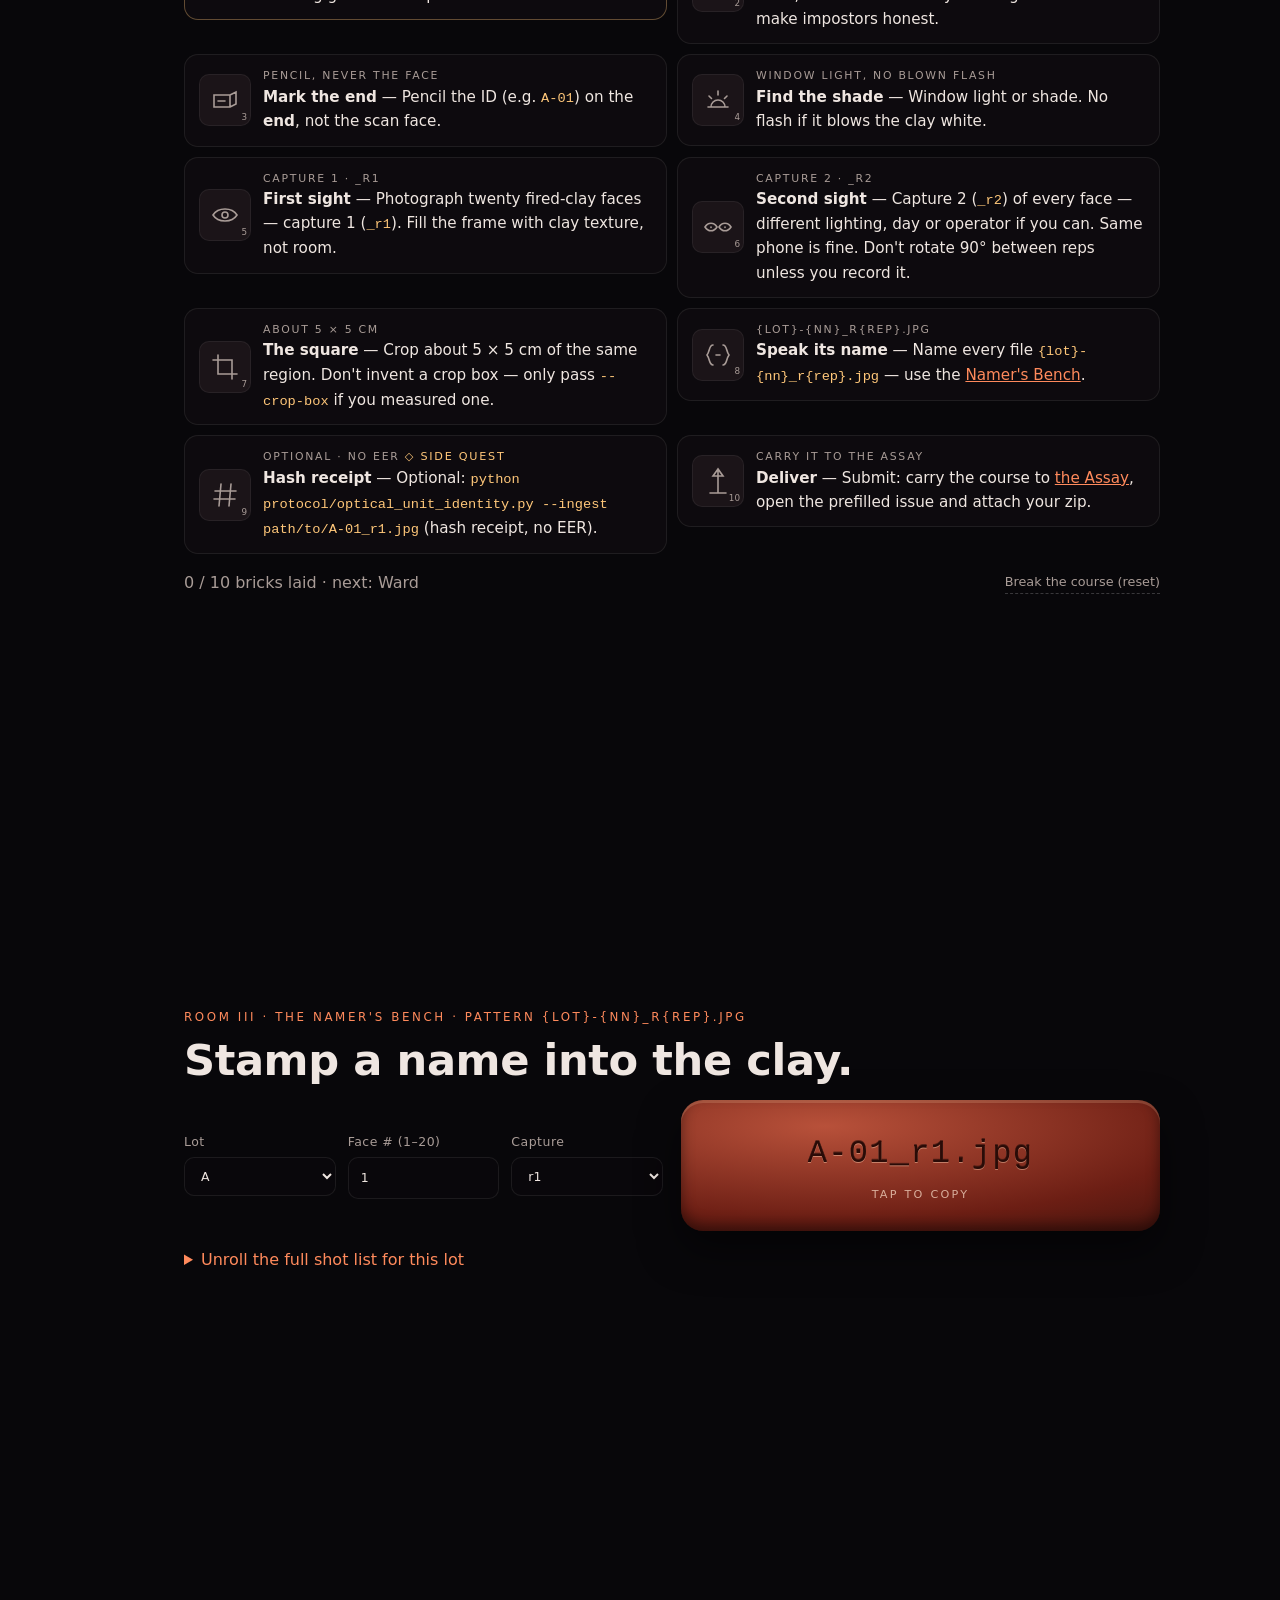
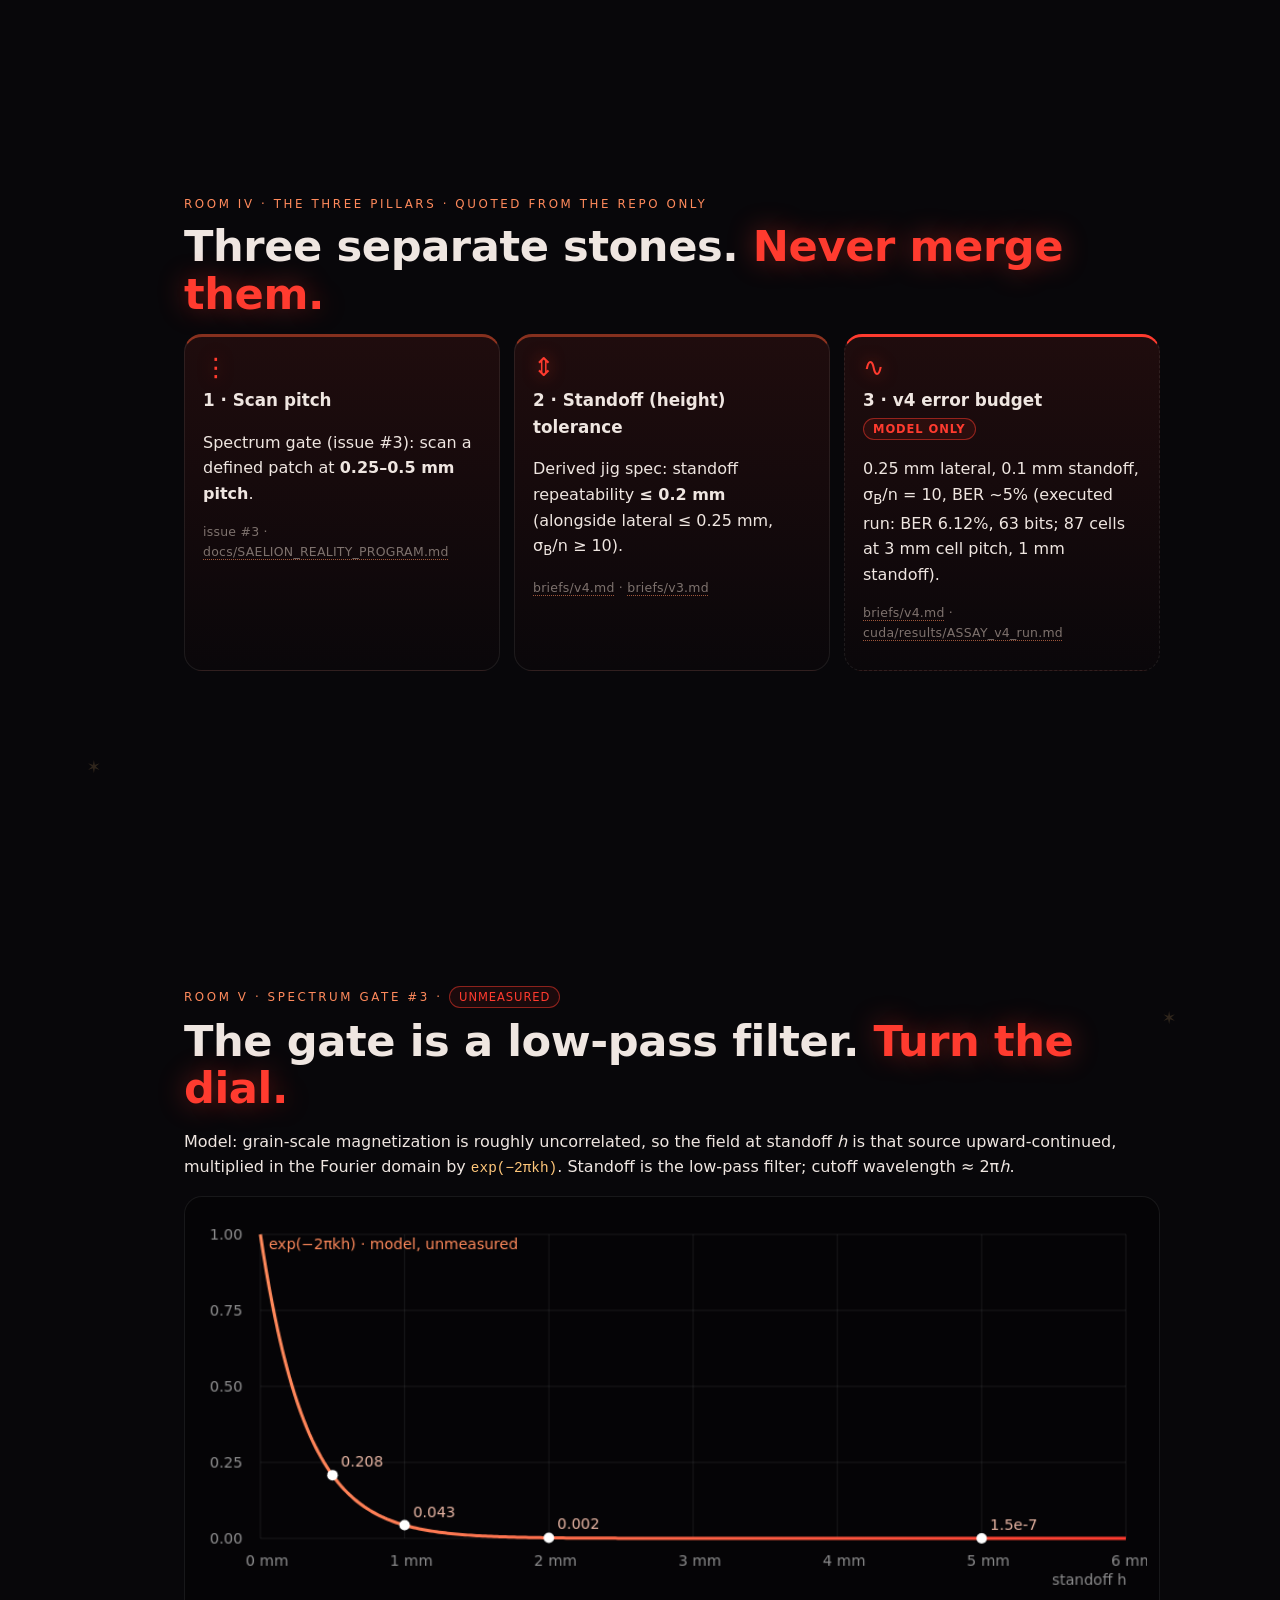
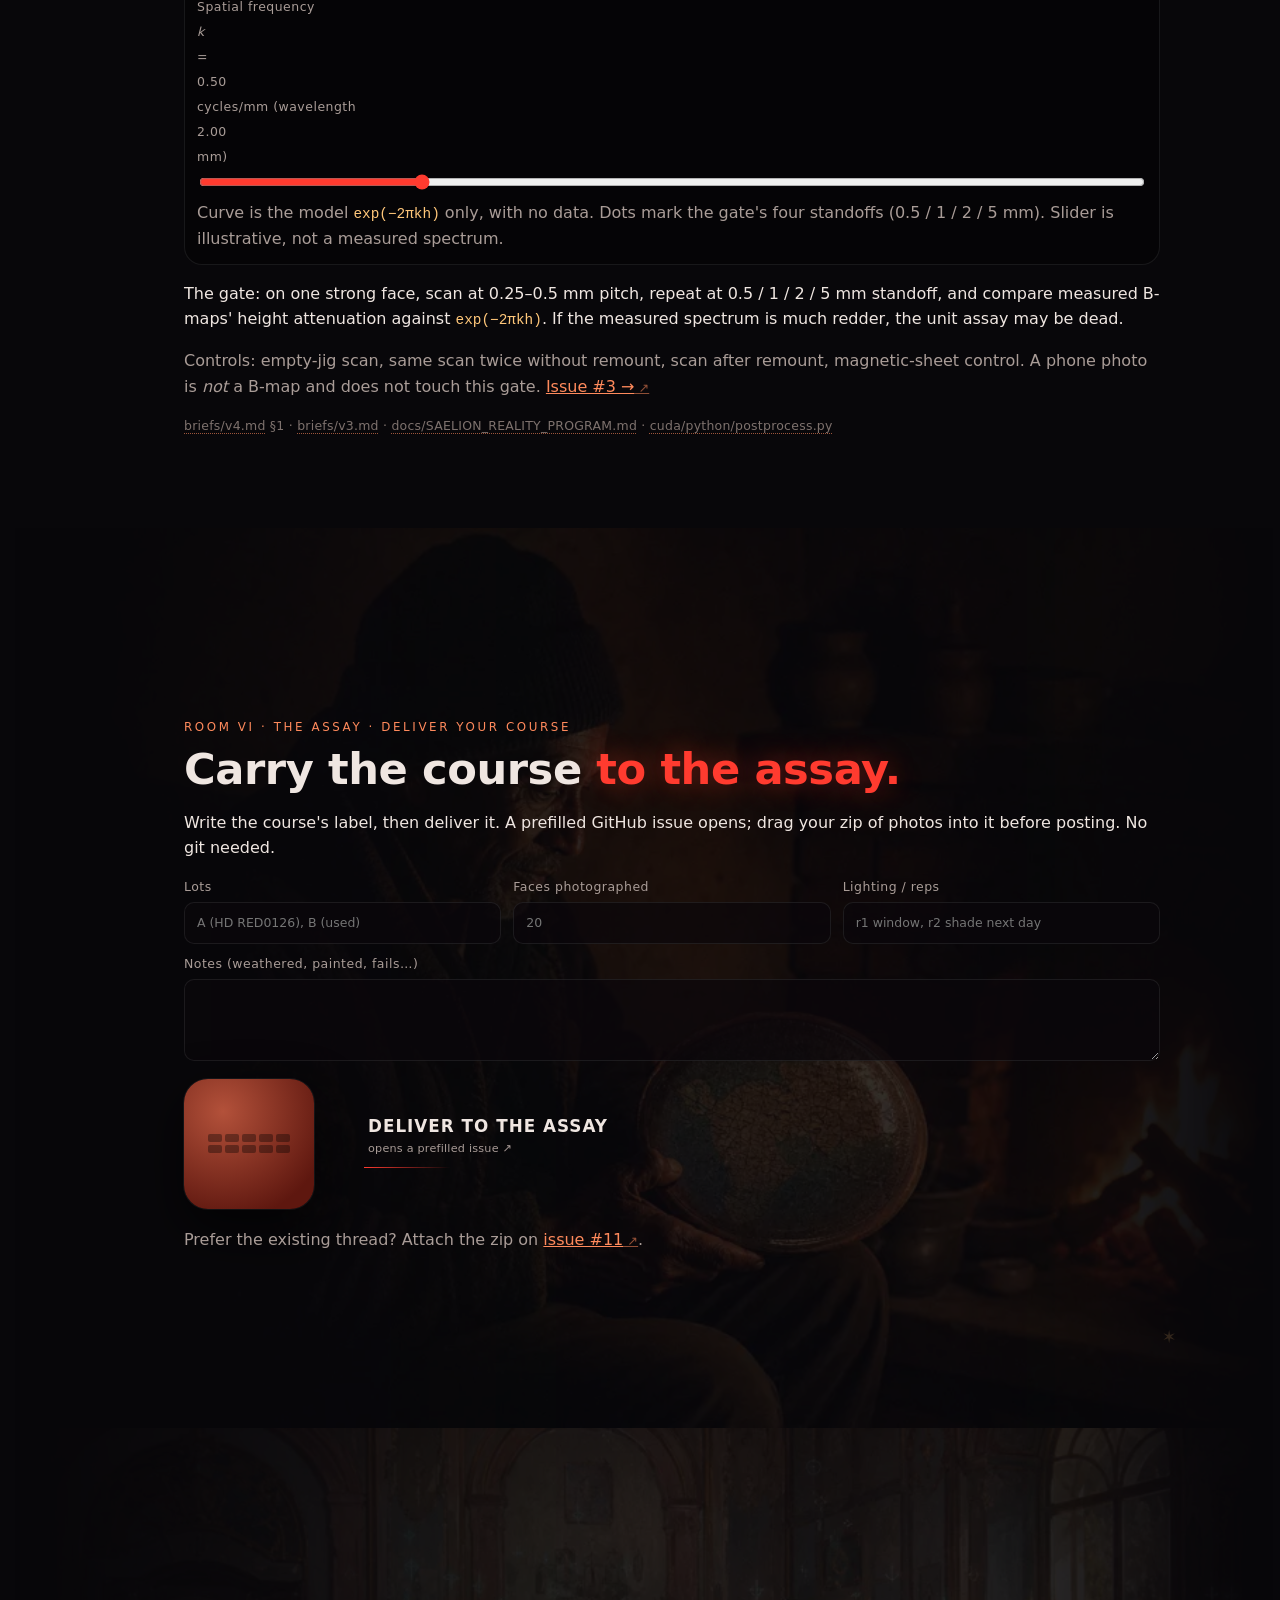
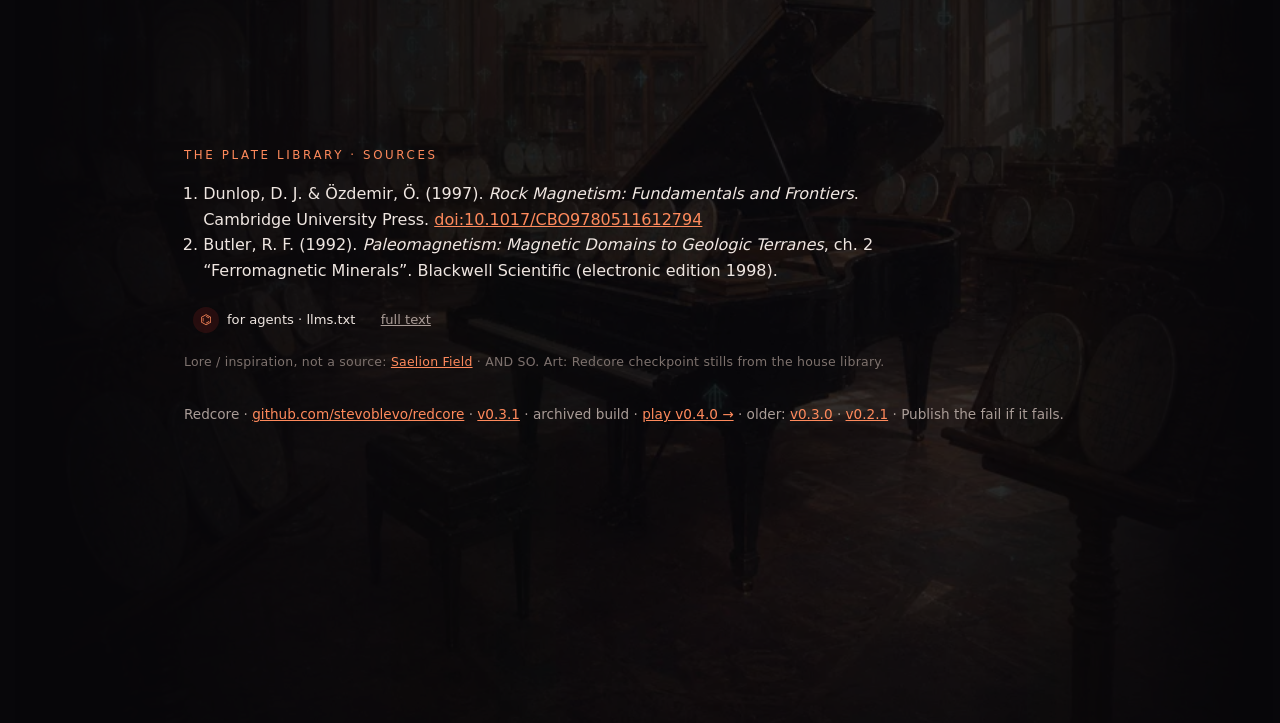
<file: docs/v0.3.1/index.html>
<!doctype html>
<html lang="en">
<head>
<meta charset="utf-8">
<meta name="viewport" content="width=device-width, initial-scale=1, viewport-fit=cover">
<title>Redcore · Brickmark — lay the course</title>
<meta name="description" content="A small game: lay a course of ten bricks to collect the photos the Brickmark provenance assay needs, then deliver them to the assay.">
<meta property="og:title" content="Redcore · Brickmark — lay the course">
<meta property="og:description" content="Lay a course of ten bricks: collect the phone photos the Brickmark provenance assay needs (not a PUF), then deliver them to the assay.">
<meta property="og:type" content="website">
<meta property="og:url" content="https://stevoblevo.github.io/redcore/">
<meta property="og:image" content="https://stevoblevo.github.io/redcore/assets/hearthplate.webp">
<meta name="twitter:card" content="summary_large_image">
<link rel="alternate" type="text/plain" href="../llms.txt" title="llms.txt">
<link rel="sitemap" type="application/xml" href="../sitemap.xml">
<meta name="theme-color" content="#08070a">
<link rel="icon" href="data:image/svg+xml,%3Csvg xmlns=%22http://www.w3.org/2000/svg%22 viewBox=%220 0 16 16%22%3E%3Crect y=%224%22 width=%2216%22 height=%228%22 rx=%221%22 fill=%22%23c24a32%22/%3E%3C/svg%3E">
<link rel="stylesheet" href="style.css">
</head>
<body>
<canvas id="kiln" aria-hidden="true"></canvas>
<div class="grain" aria-hidden="true"></div>

<!-- HUD: compass, course, tally, discoveries, sound -->
<div class="hud" role="region" aria-label="Your course">
  <button class="compass" id="compass" aria-label="Magnetic north. Points at your next quest.">
    <svg viewBox="0 0 40 40" aria-hidden="true"><circle cx="20" cy="20" r="18"/><g id="needle"><path class="n" d="M20 5 L24 20 L16 20Z"/><path class="s" d="M20 35 L24 20 L16 20Z"/></g><text x="20" y="4.6">N</text></svg>
  </button>
  <div class="hudcourse" id="hudcourse" aria-hidden="true"></div>
  <span class="tally" id="tally" title="Bricks laid, Uruk-style">0</span>
  <span class="spores" id="spores" title="Hidden sigils found">✶ 0/5</span>
  <button class="snd" id="snd" aria-pressed="false" aria-label="Sound">♪ off</button>
  <button class="pmode" id="pmode" type="button" aria-label="Tinder: follow" data-cue="Tinder · follows"><svg viewBox="0 0 24 24" aria-hidden="true"><path class="fl" d="M12 2.5C14.6 6.4 17.6 7.6 17.6 13.2C17.6 17.6 15.1 20.6 12 20.6C8.9 20.6 6.4 17.6 6.4 13.2C6.4 9.6 9.4 8.4 10 5.2C10.9 7 11.4 7.6 12 2.5Z"/><g class="ic-follow"><path d="M15.5 20.5 L21 15.5 M18.2 15.4 H21 V18.2"/></g><g class="ic-perch"><path d="M4 21.5 H20"/></g><g class="ic-nap"><path d="M16 3.5 H20 L16 7.5 H20"/></g></svg></button>
</div>

<!-- room map (invisible overlay doors) -->
<nav class="doors" aria-label="Rooms">
  <a href="#hearth" data-room="hearth"><b>☉</b><span>Hearth</span></a>
  <a href="#course" data-room="course"><b>▦</b><span>Course</span></a>
  <a href="#bench" data-room="bench"><b>✎</b><span>Bench</span></a>
  <a href="#pillars" data-room="pillars"><b>Ⅲ</b><span>Pillars</span></a>
  <a href="#gate" data-room="gate"><b>⌇</b><span>Gate #3</span></a>
  <a href="#assay" data-room="assay"><b>⚖</b><span>Assay</span></a>
</nav>

<!-- the guide pet -->
<div class="pet" id="pet" aria-hidden="true">
  <svg viewBox="0 0 80 80"><defs><radialGradient id="coal" cx=".45" cy=".4" r=".7"><stop offset="0" stop-color="#ffd38a"/><stop offset=".35" stop-color="#ff6a3a"/><stop offset=".8" stop-color="#9c1d14"/><stop offset="1" stop-color="#3a0b08"/></radialGradient></defs>
    <path class="flame" d="M40 6 C48 18 58 22 58 40 C58 54 50 64 40 64 C30 64 22 54 22 40 C22 28 32 24 34 14 C37 20 38 22 40 6Z" fill="url(#coal)"/>
    <g class="eyes"><ellipse cx="33" cy="42" rx="3.4" ry="4.6"/><ellipse cx="47" cy="42" rx="3.4" ry="4.6"/></g>
    <path class="mouth" d="M36 52 Q40 55 44 52" fill="none"/>
    <g class="tail"><path d="M40 64 L40 76" /><path class="tip" d="M40 78 L37 72 L43 72Z"/></g>
  </svg>
</div>
<div class="petmenu" id="petmenu" role="menu" aria-label="Tinder mode" hidden>
  <button type="button" role="menuitemradio" data-m="follow">↝ Follow</button><button type="button" role="menuitemradio" data-m="perch">⌂ Perch</button><button type="button" role="menuitemradio" data-m="nap">☾ Nap</button>
</div>
<div class="reader" id="reader" role="dialog" aria-modal="false" aria-labelledby="rdtitle" hidden>
  <div class="rdpanel" id="rdpanel">
    <div class="rdbar" id="rdbar"><span class="rdseal" aria-hidden="true">▦</span><b id="rdtitle">tablet</b><a class="rdsrc" id="rdsrc" target="_blank" rel="noopener" title="Leaving the hearth: view on GitHub">↗</a><button type="button" class="rdx" id="rdx" aria-label="Close tablet (Esc)">✕</button></div>
    <article class="rdbody" id="rdbody"></article>
  </div>
</div>
<div class="bubble" id="bubble" role="status" aria-live="polite"></div>

<main>
<!-- ROOM I · HEARTH -->
<section class="room hearth" id="hearth">
  <div class="hero-art" style="background-image:url(../assets/hearthplate.webp)"></div>
  <div class="inner">
    <p class="eyebrow">Redcore · Brickmark · <span class="ver">v0.3.1</span> · Room I · the Hearth</p>
    <h1>The brick remembers<br><span class="red">where north was.</span></h1>
    <p class="lede">As fired clay cools, its magnetite locks a record of Earth's field (magnetite Curie temperature ≈580&nbsp;°C; hematite Néel temperature ≈675&nbsp;°C<sup><a href="#src-1">1</a>,<a href="#src-2">2</a></sup>). Brickmark asks whether that record, plus the clay's own texture, can tell one batch, and maybe one course, from another.</p>
    <p class="lede"><strong>Your quest: lay a course of ten bricks with a phone and twenty clay faces, then deliver it to the assay.</strong> Tinder, the kiln sprite, will walk you there.</p>
    <a class="start" href="#course" id="start"><span>Light the kiln</span></a>
    <div class="trio">
      <article class="relic"><i class="sig">⊕</i><h3>A provenance assay</h3><p>Magnetic provenance for fired clay. <strong>Batch provenance first</strong>; spatial, unit or course identity only if repeatability survives measurement.</p></article>
      <article class="relic"><i class="sig">⊘</i><h3>Not a PUF</h3><p>No PUF-as-crypto, no bed-face archive in a laid wall, no security language until repeatability is proven. The struck v1 claims stay dead.</p></article>
      <article class="relic"><i class="sig">▦</i><h3>The course is the unit</h3><p>The identity unit may be the <strong>course of bricks</strong>: aggregate four to eight bricks for a usable identity length, if measured course BER earns it.</p></article>
    </div>
    <p class="warn"><b>Before quoting numbers:</b> the v4 figures (<strong>87 independent cells</strong>, <strong>63 extractable bits</strong> per face) are <span class="tag model">MODEL ONLY</span> simulation outputs, not measured. No bits-per-brick claim until the spectrum gate (issue #3) runs.</p>
    <p class="src">docs/SAELION_REALITY_PROGRAM.md §1, §2.2, WP4 · briefs/v3.md · briefs/v4.md</p>
  </div>
</section>

<!-- ROOM II · COURSE (quests) -->
<section class="room course" id="course">
  <div class="inner">
    <p class="eyebrow">Room II · the Course · Experiment 0 · $0 · a phone</p>
    <h2>Lay the course. <span class="red">Ten bricks, ten sigils.</span></h2>
    <p class="muted">Each quest is a brick. Tap a brick to fire it: it cools past 675&nbsp;°C, then 580&nbsp;°C, its needle locks north, and it is laid into your course. Tap a laid brick again to lift it. Progress stays in this browser. Optical unit identity, complementary to the magnetic Afternoon Zero. Source: <a href="https://github.com/stevoblevo/redcore/blob/main/protocol/experiment0_optical.md">experiment0_optical.md</a>, <a href="https://github.com/stevoblevo/redcore/blob/main/protocol/experiment0_ingest.md">experiment0_ingest.md</a>.</p>
    <div class="wall" id="wall" aria-hidden="true"></div>
    <ol class="quests" id="quests"></ol>
    <div class="row"><span class="muted" id="coursemsg"></span><button class="ghost" id="reset">Break the course (reset)</button></div>
  </div>
</section>

<!-- ROOM III · NAMER'S BENCH -->
<section class="room bench" id="bench">
  <div class="inner">
    <p class="eyebrow">Room III · the Namer's Bench · pattern {lot}-{nn}_r{rep}.jpg</p>
    <h2>Stamp a name into the clay.</h2>
    <div class="stamp">
      <div class="dials">
        <label>Lot<select id="lot"><option>A</option><option>B</option></select></label>
        <label>Face # (1–20)<input id="nn" type="number" min="1" max="20" value="1"></label>
        <label>Capture<select id="rep"><option value="1">r1</option><option value="2">r2</option></select></label>
      </div>
      <button class="tablet" id="copy" aria-label="Copy file name"><code id="fname">A-01_r1.jpg</code><small id="copyhint">tap to copy</small></button>
    </div>
    <details><summary>Unroll the full shot list for this lot</summary><pre id="shotlist"></pre></details>
  </div>
</section>

<!-- ROOM IV · THREE PILLARS -->
<section class="room pillars" id="pillars">
  <div class="inner">
    <p class="eyebrow">Room IV · the Three Pillars · quoted from the repo only</p>
    <h2>Three separate stones. <span class="red">Never merge them.</span></h2>
    <div class="specs">
      <article class="pillar"><i class="sig">⋮</i><h3>1 · Scan pitch</h3><p>Spectrum gate (issue #3): scan a defined patch at <strong>0.25–0.5 mm pitch</strong>.</p><p class="src">issue #3 · docs/SAELION_REALITY_PROGRAM.md</p></article>
      <article class="pillar"><i class="sig">⇕</i><h3>2 · Standoff (height) tolerance</h3><p>Derived jig spec: standoff repeatability <strong>≤ 0.2 mm</strong> (alongside lateral ≤ 0.25 mm, σ<sub>B</sub>/n ≥ 10).</p><p class="src">briefs/v4.md · briefs/v3.md</p></article>
      <article class="pillar model"><i class="sig">∿</i><h3>3 · v4 error budget <span class="tag model">MODEL ONLY</span></h3><p>0.25 mm lateral, 0.1 mm standoff, σ<sub>B</sub>/n = 10, BER ~5% (executed run: BER 6.12%, 63 bits; 87 cells at 3 mm cell pitch, 1 mm standoff).</p><p class="src">briefs/v4.md · cuda/results/ASSAY_v4_run.md</p></article>
    </div>
  </div>
</section>

<!-- ROOM V · GATE #3 -->
<section class="room gate" id="gate">
  <div class="inner">
    <p class="eyebrow">Room V · Spectrum Gate #3 · <span class="tag model">UNMEASURED</span></p>
    <h2>The gate is a low-pass filter. <span class="red">Turn the dial.</span></h2>
    <p>Model: grain-scale magnetization is roughly uncorrelated, so the field at standoff <em>h</em> is that source upward-continued, multiplied in the Fourier domain by <code>exp(−2πkh)</code>. Standoff is the low-pass filter; cutoff wavelength ≈ 2π<em>h</em>.</p>
    <figure class="plot">
      <canvas id="decay" width="900" height="360" aria-label="Plot of exp(-2 pi k h) against standoff h"></canvas>
      <figcaption>
        <label>Spatial frequency <em>k</em> = <output id="kout">0.50</output> cycles/mm (wavelength <output id="lout">2.00</output> mm)<input id="k" type="range" min="0.05" max="2" step="0.01" value="0.5"></label>
        <span class="muted">Curve is the model <code>exp(−2πkh)</code> only, with no data. Dots mark the gate's four standoffs (0.5 / 1 / 2 / 5 mm). Slider is illustrative, not a measured spectrum.</span>
      </figcaption>
    </figure>
    <p>The gate: on one strong face, scan at 0.25–0.5 mm pitch, repeat at 0.5 / 1 / 2 / 5 mm standoff, and compare measured B-maps' height attenuation against <code>exp(−2πkh)</code>. If the measured spectrum is much redder, the unit assay may be dead.</p>
    <p class="muted">Controls: empty-jig scan, same scan twice without remount, scan after remount, magnetic-sheet control. A phone photo is <em>not</em> a B-map and does not touch this gate. <a href="https://github.com/stevoblevo/redcore/issues/3">Issue #3 →</a></p>
    <p class="src">briefs/v4.md §1 · briefs/v3.md · docs/SAELION_REALITY_PROGRAM.md · cuda/python/postprocess.py</p>
  </div>
</section>

<!-- ROOM VI · ASSAY -->
<section class="room assay" id="assay">
  <div class="hero-art dim" style="background-image:url(../assets/stranger-2180.webp)"></div>
  <div class="inner">
    <p class="eyebrow">Room VI · the Assay · deliver your course</p>
    <h2>Carry the course <span class="red">to the assay.</span></h2>
    <p>Write the course's label, then deliver it. A prefilled GitHub issue opens; drag your zip of photos into it before posting. No git needed.</p>
    <div class="dials">
      <label>Lots<input id="s_lots" placeholder="A (HD RED0126), B (used)"></label>
      <label>Faces photographed<input id="s_faces" type="number" min="0" max="40" placeholder="20"></label>
      <label>Lighting / reps<input id="s_light" placeholder="r1 window, r2 shade next day"></label>
    </div>
    <label class="full">Notes (weathered, painted, fails…)<textarea id="s_notes" rows="3"></textarea></label>
    <div class="altar">
      <div class="plate" id="plate" aria-hidden="true"><div class="mini" id="minicourse"></div></div>
      <a id="submitLink" class="deliver" target="_blank" rel="noopener" href="https://github.com/stevoblevo/redcore/issues/new?template=data-submission.md"><span>Deliver to the assay</span><small>opens a prefilled issue ↗</small></a>
    </div>
    <p class="muted">Prefer the existing thread? Attach the zip on <a href="https://github.com/stevoblevo/redcore/issues/11">issue #11</a>.</p>
  </div>
</section>

<section class="room library" id="sources">
  <div class="hero-art dim" style="background-image:url(../assets/plate-library.webp)"></div>
  <div class="inner">
    <p class="eyebrow">The Plate Library · sources</p>
    <ol>
      <li id="src-1">Dunlop, D. J. &amp; Özdemir, Ö. (1997). <em>Rock Magnetism: Fundamentals and Frontiers</em>. Cambridge University Press. <a href="https://doi.org/10.1017/CBO9780511612794">doi:10.1017/CBO9780511612794</a></li>
      <li id="src-2">Butler, R. F. (1992). <em>Paleomagnetism: Magnetic Domains to Geologic Terranes</em>, ch. 2 “Ferromagnetic Minerals”. Blackwell Scientific (electronic edition 1998).</li>
    </ol>
    <p class="agents"><a class="agentdoor" href="https://github.com/stevoblevo/redcore/blob/main/docs/llms.txt"><b>⌬</b><span>for agents · llms.txt</span></a> <a class="agentfull" href="../llms-full.txt" target="_blank" rel="noopener">full text</a></p>
    <p class="src">Lore / inspiration, not a source: <a href="https://saelion.co/field">Saelion Field</a> · AND SO. Art: Redcore checkpoint stills from the house library.</p>
    <p class="foot">Redcore · <a href="https://github.com/stevoblevo/redcore">github.com/stevoblevo/redcore</a> · <a href="https://github.com/stevoblevo/redcore/blob/main/CHANGELOG.md">v0.3.1</a> · archived build · <a href="../">play v0.4.0 →</a> · older: <a href="../v0.3.0/">v0.3.0</a> · <a href="../v0.2.1/">v0.2.1</a> · Publish the fail if it fails.</p>
  </div>
</section>
</main>

<script src="../vendor/marked.min.js"></script>
<script src="app.js"></script>
</body>
</html>
</file>
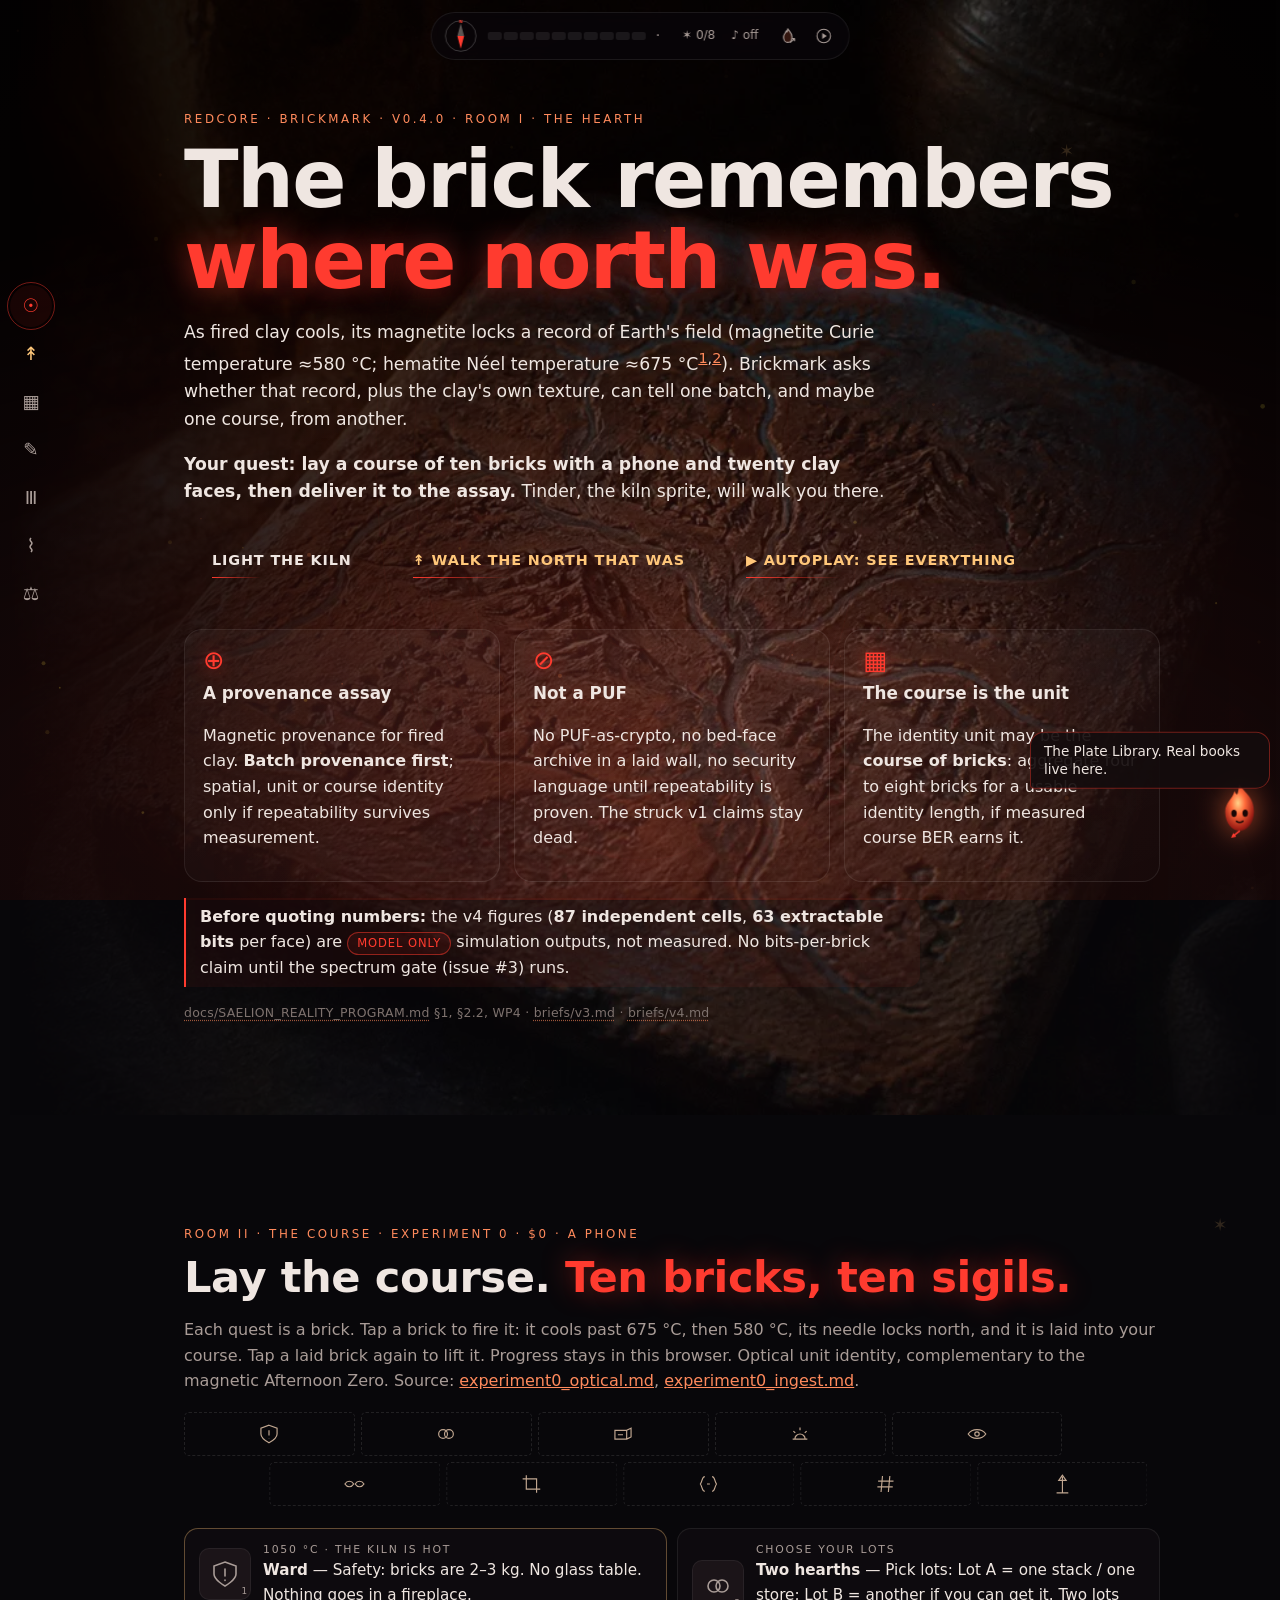
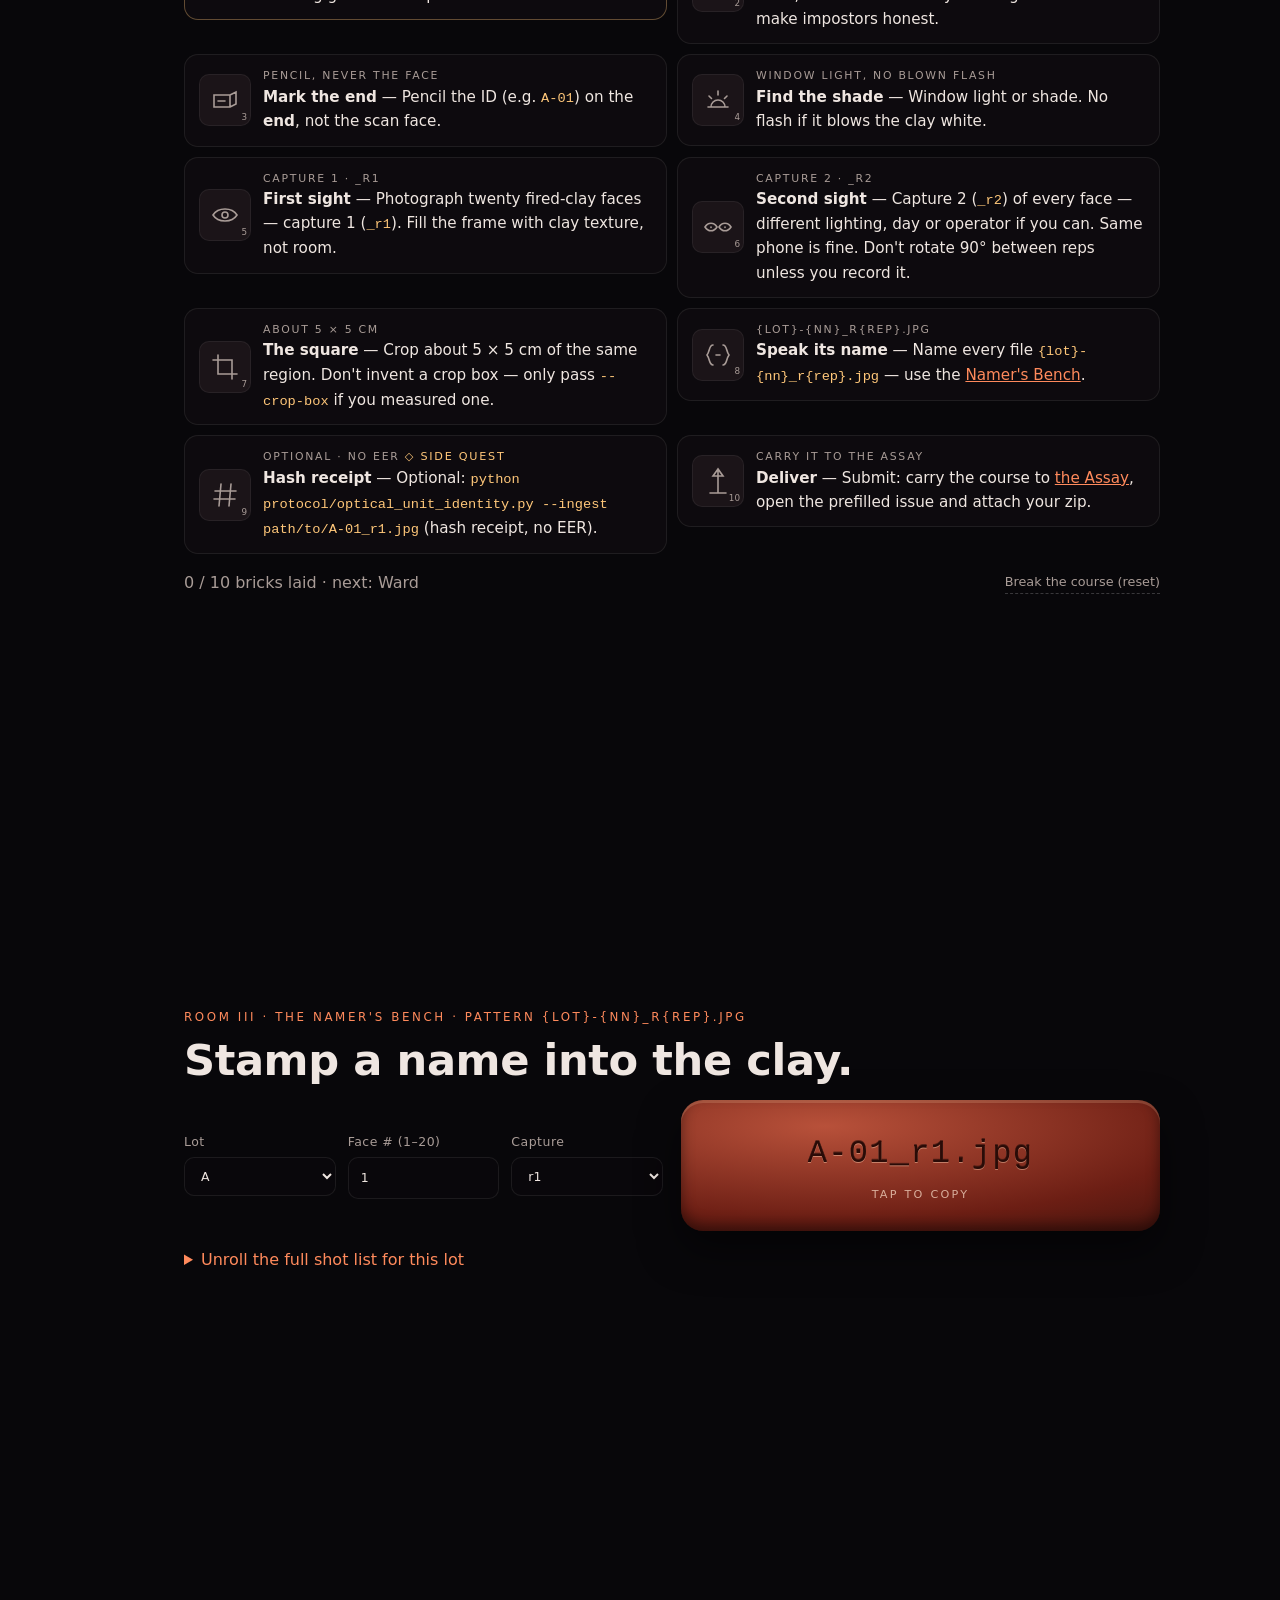
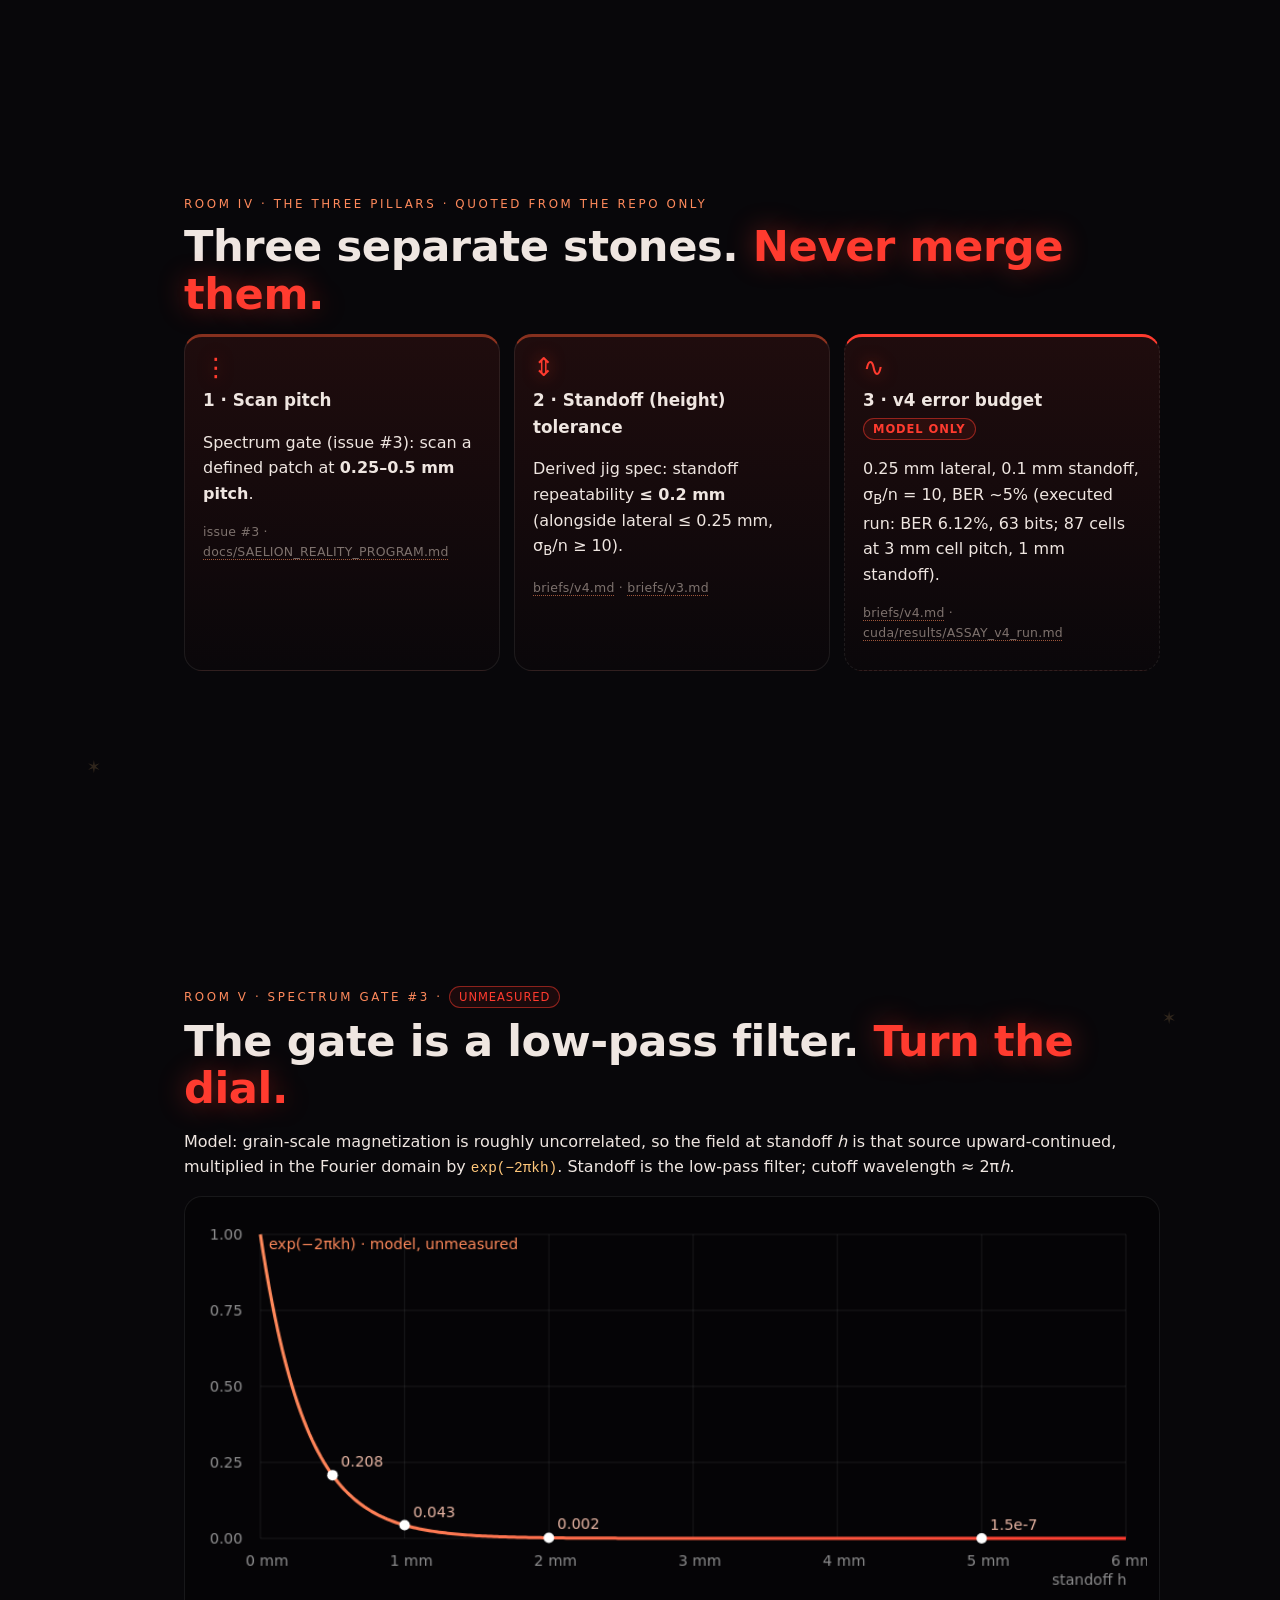
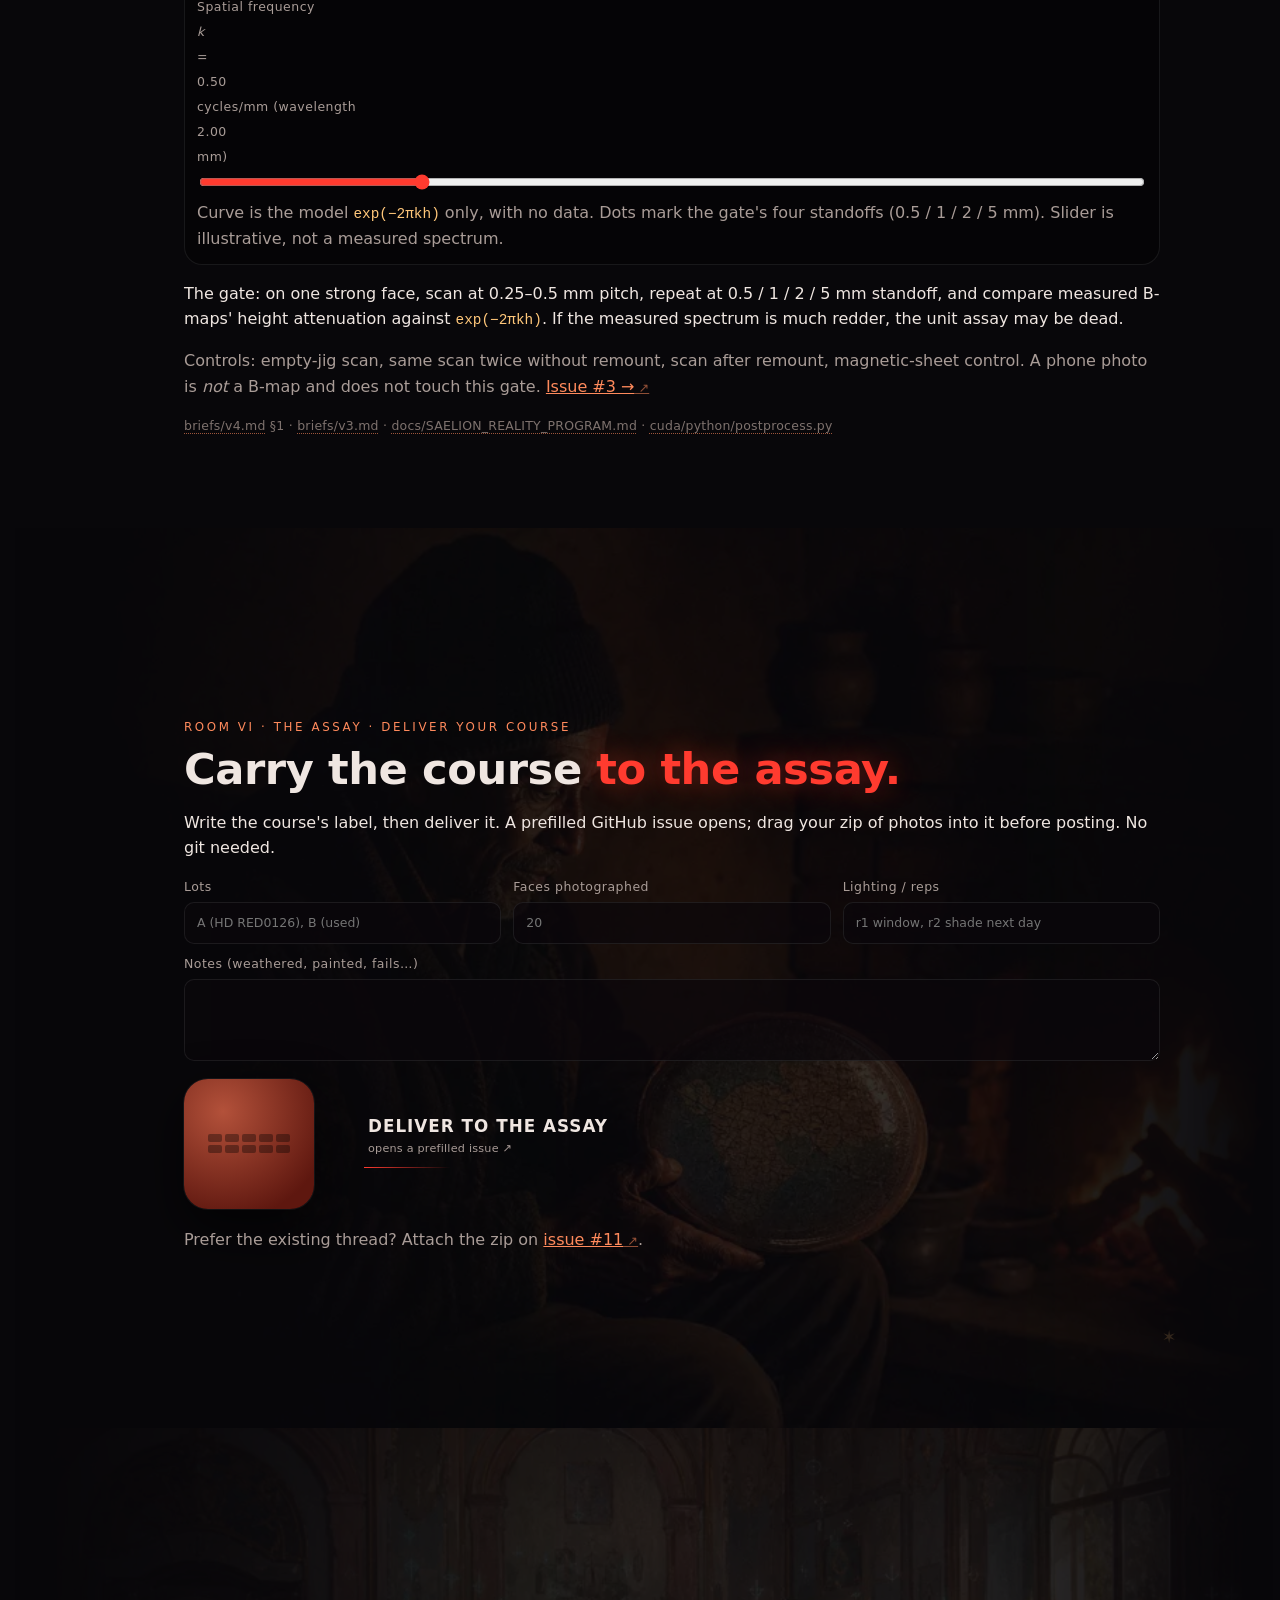
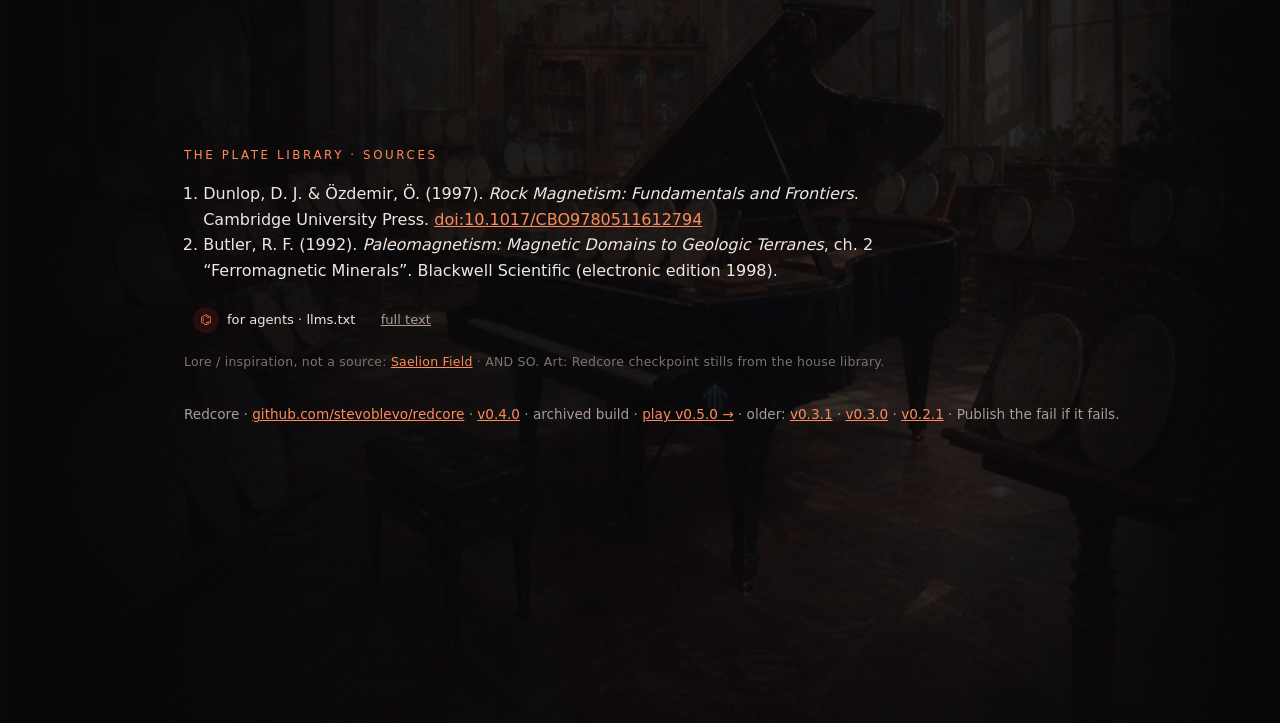
<file: docs/v0.4.0/index.html>
<!doctype html>
<html lang="en">
<head>
<meta charset="utf-8">
<meta name="viewport" content="width=device-width, initial-scale=1, viewport-fit=cover">
<title>Redcore · Brickmark — lay the course</title>
<meta name="description" content="A small game: lay a course of ten bricks to collect the photos the Brickmark provenance assay needs, then deliver them to the assay.">
<meta property="og:title" content="Redcore · Brickmark — lay the course">
<meta property="og:description" content="Lay a course of ten bricks: collect the phone photos the Brickmark provenance assay needs (not a PUF), then deliver them to the assay.">
<meta property="og:type" content="website">
<meta property="og:url" content="https://stevoblevo.github.io/redcore/">
<meta property="og:image" content="https://stevoblevo.github.io/redcore/assets/hearthplate.webp">
<meta name="twitter:card" content="summary_large_image">
<link rel="alternate" type="text/plain" href="../llms.txt" title="llms.txt">
<link rel="sitemap" type="application/xml" href="../sitemap.xml">
<meta name="theme-color" content="#08070a">
<link rel="icon" href="data:image/svg+xml,%3Csvg xmlns=%22http://www.w3.org/2000/svg%22 viewBox=%220 0 16 16%22%3E%3Crect y=%224%22 width=%2216%22 height=%228%22 rx=%221%22 fill=%22%23c24a32%22/%3E%3C/svg%3E">
<link rel="stylesheet" href="style.css">
</head>
<body>
<canvas id="kiln" aria-hidden="true"></canvas>
<div class="grain" aria-hidden="true"></div>

<!-- HUD: compass, course, tally, discoveries, sound -->
<div class="hud" role="region" aria-label="Your course">
  <button class="compass" id="compass" aria-label="Magnetic north. Points at your next quest.">
    <svg viewBox="0 0 40 40" aria-hidden="true"><circle cx="20" cy="20" r="18"/><g id="needle"><path class="n" d="M20 5 L24 20 L16 20Z"/><path class="s" d="M20 35 L24 20 L16 20Z"/></g><text x="20" y="4.6">N</text></svg>
  </button>
  <div class="hudcourse" id="hudcourse" aria-hidden="true"></div>
  <span class="tally" id="tally" title="Bricks laid, Uruk-style">0</span>
  <span class="spores" id="spores" title="Hidden sigils found">✶ 0/5</span>
  <button class="snd" id="snd" aria-pressed="false" aria-label="Sound">♪ off</button>
  <button class="pmode" id="pmode" type="button" aria-label="Tinder: follow" data-cue="Tinder · follows"><svg viewBox="0 0 24 24" aria-hidden="true"><path class="fl" d="M12 2.5C14.6 6.4 17.6 7.6 17.6 13.2C17.6 17.6 15.1 20.6 12 20.6C8.9 20.6 6.4 17.6 6.4 13.2C6.4 9.6 9.4 8.4 10 5.2C10.9 7 11.4 7.6 12 2.5Z"/><g class="ic-follow"><path d="M15.5 20.5 L21 15.5 M18.2 15.4 H21 V18.2"/></g><g class="ic-perch"><path d="M4 21.5 H20"/></g><g class="ic-nap"><path d="M16 3.5 H20 L16 7.5 H20"/></g></svg></button>
  <button class="apbtn" id="apbtn" type="button" aria-pressed="false" aria-label="Autoplay: see everything" data-cue="Autoplay · see everything"><svg viewBox="0 0 24 24" aria-hidden="true"><circle cx="12" cy="12" r="9"/><path class="pl" d="M10 8 L16 12 L10 16Z"/></svg></button>
</div>

<!-- room map (invisible overlay doors) -->
<nav class="doors" aria-label="Rooms">
  <a href="#hearth" data-room="hearth"><b>☉</b><span>Hearth</span></a>
  <a href="#north" data-room="north" class="northdoor"><b>↟</b><span>The North That Was</span></a>
  <a href="#course" data-room="course"><b>▦</b><span>Course</span></a>
  <a href="#bench" data-room="bench"><b>✎</b><span>Bench</span></a>
  <a href="#pillars" data-room="pillars"><b>Ⅲ</b><span>Pillars</span></a>
  <a href="#gate" data-room="gate"><b>⌇</b><span>Gate #3</span></a>
  <a href="#assay" data-room="assay"><b>⚖</b><span>Assay</span></a>
</nav>

<!-- the guide pet -->
<div class="pet" id="pet" aria-hidden="true">
  <svg viewBox="0 0 80 80"><defs><radialGradient id="coal" cx=".45" cy=".4" r=".7"><stop offset="0" stop-color="#ffd38a"/><stop offset=".35" stop-color="#ff6a3a"/><stop offset=".8" stop-color="#9c1d14"/><stop offset="1" stop-color="#3a0b08"/></radialGradient></defs>
    <path class="flame" d="M40 6 C48 18 58 22 58 40 C58 54 50 64 40 64 C30 64 22 54 22 40 C22 28 32 24 34 14 C37 20 38 22 40 6Z" fill="url(#coal)"/>
    <g class="eyes"><ellipse cx="33" cy="42" rx="3.4" ry="4.6"/><ellipse cx="47" cy="42" rx="3.4" ry="4.6"/></g>
    <path class="mouth" d="M36 52 Q40 55 44 52" fill="none"/>
    <g class="tail"><path d="M40 64 L40 76" /><path class="tip" d="M40 78 L37 72 L43 72Z"/></g>
  </svg>
</div>
<div class="petmenu" id="petmenu" role="menu" aria-label="Tinder mode" hidden>
  <button type="button" role="menuitemradio" data-m="follow">↝ Follow</button><button type="button" role="menuitemradio" data-m="perch">⌂ Perch</button><button type="button" role="menuitemradio" data-m="nap">☾ Nap</button>
</div>
<div class="reader" id="reader" role="dialog" aria-modal="false" aria-labelledby="rdtitle" hidden>
  <div class="rdpanel" id="rdpanel">
    <div class="rdbar" id="rdbar"><span class="rdseal" aria-hidden="true">▦</span><b id="rdtitle">tablet</b><a class="rdsrc" id="rdsrc" target="_blank" rel="noopener" title="Leaving the hearth: view on GitHub">↗</a><button type="button" class="rdx" id="rdx" aria-label="Close tablet (Esc)">✕</button></div>
    <article class="rdbody" id="rdbody"></article>
  </div>
</div>
<!-- v0.4.0 · THE NORTH THAT WAS (an explorable journey along one field line) -->
<section class="journey" id="north" hidden aria-label="The North That Was: one brick's life along a field line">
  <canvas class="jfield" id="jfield" aria-hidden="true"></canvas>
  <div class="jtop"><button type="button" class="jx" id="jx">← Hearth</button><b class="jtitle">↟ The North That Was</b><span class="tag model">lore + model</span><button type="button" class="jap" id="jap">▶ Autoplay</button></div>
  <div class="jworld" id="jworld">
    <article class="jp" data-s="pit"><div class="jcard">
      <div class="jstage"><canvas class="jc" id="cv-pit" aria-label="Wet clay with magnetic grains; move or drag to stir"></canvas><span class="jread" id="pit-order">chaotic · no north</span></div>
      <div class="jtext"><p class="eyebrow"><i class="jg">∴</i> Station 1 · the Clay Pit</p><h3 class="jh">Stir the clay. <span class="red">Nothing knows north.</span></h3>
      <p>Wet clay carries tiny iron-oxide grains, magnetite and hematite, each a little compass. In the pit they tumble at random: stir them and they only swirl. Their arrows cancel out.</p>
      <p class="muted">Drag or move across the clay. Grains are drawn huge and few; this is a picture of the idea, <span class="tag model">model</span>, not a simulation of real clay.</p></div></div></article>
    <article class="jp br" data-s="tablet"><div class="jcard">
      <div class="jstage tabletart"><svg viewBox="0 0 200 140" class="cune" aria-label="A clay tablet with wedge marks"><rect x="8" y="8" width="184" height="124" rx="18"/><g id="wedges"></g></svg></div>
      <div class="jtext"><p class="eyebrow"><i class="jg">≡</i> Side path · the Tablet <span class="tag model">lore</span></p><h3 class="jh">Wedges pressed into clay.</h3>
      <p>Under the pit, a tablet. People pressed wedges into wet clay long before anyone fired a brick to remember north; the site's tally already counts in Uruk-style wedges.</p>
      <p class="muted">These marks are decorative, drawn for this site. They are not a real inscription and not a translation.</p>
      <button type="button" class="sigil" id="sg-tablet">✶ take the tablet sigil</button></div></div></article>
    <article class="jp" data-s="kiln"><div class="jcard">
      <div class="jstage kilnstage"><canvas class="jc" id="cv-kiln" aria-label="Clay heating in the kiln"></canvas><span class="jread" id="kiln-t">20 °C</span></div>
      <div class="jtext"><p class="eyebrow"><i class="jg">△</i> Station 2 · the Kiln</p><h3 class="jh">Fire it. <span class="red">1050 °C.</span></h3>
      <p>In the kiln the clay becomes ceramic. Far above the grains' ordering temperatures, every grain's moment flips freely; any old direction is wiped.</p>
      <button type="button" class="bellows" id="kiln-b">△ hold the bellows</button>
      <p class="muted">1050 °C is the firing peak this site already uses (the Ward quest), shown as an illustration, not a measured firing curve for any brick.</p></div></div></article>
    <article class="jp" data-s="cool"><div class="jcard">
      <div class="jstage"><canvas class="jc" id="cv-cool" aria-label="Brick cooling; grains align below 675 and 580 degrees"></canvas>
        <div class="jcomp" id="jcomp" tabindex="0" role="button" aria-label="Compass: drag onto the brick (or press Enter)"><svg viewBox="0 0 40 40" aria-hidden="true"><circle cx="20" cy="20" r="18"/><g id="jneedle"><path class="n" d="M20 5 L24 20 L16 20Z"/><path class="s" d="M20 35 L24 20 L16 20Z"/></g></svg></div></div>
      <div class="jtext"><p class="eyebrow"><i class="jg">↟</i> Station 3 · the Cooling</p><h3 class="jh">Let it cool. <span class="red">Then it remembers.</span></h3>
      <p>As the brick cools, grains stop flipping: hematite below its Néel temperature ≈675&nbsp;°C, magnetite below its Curie temperature ≈580&nbsp;°C<sup><a href="#src-1" data-out>1</a>,<a href="#src-2" data-out>2</a></sup>. They freeze in a slight preference for Earth's field at that moment: <strong>the north that was</strong>.</p>
      <label>Temperature <output id="cool-out">1050 °C</output><input type="range" id="cool-t" min="20" max="1050" step="1" value="1050"></label>
      <p class="marks"><span id="cool-h">◆ 675 °C hematite</span> <span id="cool-m">◆ 580 °C magnetite</span> <button type="button" class="ghost" id="cool-go">let it cool</button></p>
      <p class="muted" id="cool-msg">Drag the compass onto the brick.</p>
      <p class="muted small">Alignment exaggerated for the eye. Real thermoremanence is a small statistical bias, and the direction here is illustrative, not a measured declination.</p></div></div></article>
    <article class="jp" data-s="course"><div class="jcard">
      <div class="jstage coursestage"><div class="jwall" id="jwall"></div><svg class="jsig" id="jsig" viewBox="0 0 130 54" preserveAspectRatio="none" aria-hidden="true"></svg></div>
      <div class="jtext"><p class="eyebrow"><i class="jg">▦</i> Station 4 · the Course</p><h3 class="jh">Lay it with its neighbours.</h3>
      <p id="course-out"><b>One brick:</b> one noisy arrow.</p>
      <button type="button" class="bellows" id="course-lay">Lay the neighbours</button>
      <p class="muted">The identity unit may be the course of four to eight bricks, a hypothesis that stands only if measured course BER earns it. This wall is a picture; it does not touch your saved quests in Room II.</p></div></div></article>
    <article class="jp" data-s="years"><div class="jcard">
      <div class="jstage"><canvas class="jc" id="cv-years" aria-label="Time-lapse of seasons and centuries over the wall"></canvas><span class="jread" id="years-out">spring · century —</span></div>
      <div class="jtext"><p class="eyebrow"><i class="jg">◷</i> Station 5 · the Long Years <span class="tag model">lore</span></p><h3 class="jh">Seasons. Then centuries.</h3>
      <p>Rain, frost, lichen, sun. The face weathers. The arrows inside are drawn unchanged, which is the hope, not a result: how weathering affects a brick's remanence is not measured here.</p>
      <label>Time<input type="range" id="years-t" min="0" max="16" step="0.01" value="0"></label>
      <button type="button" class="bellows" id="years-go">▶ play</button></div></div></article>
    <article class="jp br" data-s="wander"><div class="jcard">
      <div class="jstage wanderstage"><button type="button" class="ash" id="ash" aria-label="Ash, a wandering critter. Tap for a sigil"><svg viewBox="0 0 60 50" aria-hidden="true"><ellipse cx="30" cy="30" rx="16" ry="12"/><path class="w" d="M18 24 L4 10 L14 28Z M42 24 L56 10 L46 28Z"/><circle class="e" cx="25" cy="28" r="2"/><circle class="e" cx="35" cy="28" r="2"/></svg></button></div>
      <div class="jtext"><p class="eyebrow"><i class="jg">✧</i> Side path · the Wanderer <span class="tag model">lore</span></p><h3 class="jh">Ash walks the wall.</h3>
      <p>Tinder's cousin, made of what a kiln leaves behind. Ash has walked this course for centuries and keeps no records, only crumbs.</p>
      <p class="muted">Tap Ash for the wanderer sigil.</p></div></div></article>
    <article class="jp" data-s="reader"><div class="jcard">
      <div class="jstage"><canvas class="jc" id="cv-reader" aria-label="A scanner passing over the brick face at standoff h; model signal trace"></canvas><span class="jread">h = <output id="reader-out">0.50 mm</output> · exp(−2π·0.5·h) = <output id="reader-k">0.208</output></span></div>
      <div class="jtext"><p class="eyebrow"><i class="jg">∿</i> Station 6 · the Reader · <span class="tag model">Gate #3 UNMEASURED</span></p><h3 class="jh">Read it from a distance.</h3>
      <p>A magnetometer passes the face at standoff <em>h</em>. Each spatial frequency <em>k</em> fades as <code>exp(−2πkh)</code>: lift the head and the fine detail goes first.</p>
      <label>Standoff h (mm)<input type="range" id="reader-h" min="0.25" max="5" step="0.01" value="0.5"></label>
      <p class="muted">Synthetic source, model curve, no data. Whether a real brick's spectrum survives this is exactly <a href="#gate" data-out>Gate #3</a> (<a href="https://github.com/stevoblevo/redcore/issues/3">issue #3</a>), still unmeasured.</p></div></div></article>
    <article class="jp br" data-s="scroll"><div class="jcard">
      <div class="jstage scrollart"><div class="loreScroll"><p><i>The kiln forgets,<br>the cooling chooses,<br>the wall keeps,<br>the reader asks.</i></p></div></div>
      <div class="jtext"><p class="eyebrow"><i class="jg">§</i> Side path · the Scroll <span class="tag model">lore</span></p><h3 class="jh">A note under the scanner.</h3>
      <p>Four lines of kiln lore, written for this site. The record may be in the wall; whether anyone can read it back, per course, is the open question.</p>
      <button type="button" class="sigil" id="sg-scroll">✶ take the scroll sigil</button></div></div></article>
    <article class="jp" data-s="ask"><div class="jcard ask">
      <div class="jtext"><p class="eyebrow"><i class="jg">⊙</i> Station 7 · the Ask</p><h3 class="jh">The north that was <span class="red">is still in the wall.</span></h3>
      <p class="glyphrow" aria-label="Station glyphs">∴ — △ — ↟ — ▦ — ◷ — ∿ — ⊙</p>
      <p>No one here has measured whether a course can be told from its neighbours. The first step costs nothing: <strong>you can help. Photograph a face.</strong></p>
      <button type="button" class="askgo" id="ask-go"><span>Photograph a face →</span><small>enter the quest course</small></button></div></div></article>
  </div>
  <nav class="jtrack" id="jtrack" aria-label="Stations along the field line"></nav>
  <div class="jnav"><button type="button" id="jprev" aria-label="Previous station">‹</button><button type="button" id="jnext" aria-label="Next station">›</button></div>
</section>
<div class="apcap" id="apcap" role="status" aria-live="polite" hidden>
  <span class="apflame" aria-hidden="true">✶</span><span class="aptext" id="aptext"></span>
  <span class="apctl"><span class="apstep" id="apstep"></span><button type="button" id="appause" aria-label="Pause autoplay">❚❚</button><button type="button" id="apskip" aria-label="Skip to next step">⏭</button><button type="button" id="apstop" aria-label="Stop autoplay">✕</button></span>
  <i class="approg"><b id="approg"></b></i>
</div>
<div class="bubble" id="bubble" role="status" aria-live="polite"></div>

<main>
<!-- ROOM I · HEARTH -->
<section class="room hearth" id="hearth">
  <div class="hero-art" style="background-image:url(../assets/hearthplate.webp)"></div>
  <div class="inner">
    <p class="eyebrow">Redcore · Brickmark · <span class="ver">v0.4.0</span> · Room I · the Hearth</p>
    <h1>The brick remembers<br><span class="red">where north was.</span></h1>
    <p class="lede">As fired clay cools, its magnetite locks a record of Earth's field (magnetite Curie temperature ≈580&nbsp;°C; hematite Néel temperature ≈675&nbsp;°C<sup><a href="#src-1">1</a>,<a href="#src-2">2</a></sup>). Brickmark asks whether that record, plus the clay's own texture, can tell one batch, and maybe one course, from another.</p>
    <p class="lede"><strong>Your quest: lay a course of ten bricks with a phone and twenty clay faces, then deliver it to the assay.</strong> Tinder, the kiln sprite, will walk you there.</p>
    <a class="start" href="#course" id="start"><span>Light the kiln</span></a> <a class="start northgo" href="#north"><span>↟ Walk The North That Was</span></a> <a class="start apgo" href="#autoplay" id="apgo"><span>▶ Autoplay: see everything</span></a>
    <div class="trio">
      <article class="relic"><i class="sig">⊕</i><h3>A provenance assay</h3><p>Magnetic provenance for fired clay. <strong>Batch provenance first</strong>; spatial, unit or course identity only if repeatability survives measurement.</p></article>
      <article class="relic"><i class="sig">⊘</i><h3>Not a PUF</h3><p>No PUF-as-crypto, no bed-face archive in a laid wall, no security language until repeatability is proven. The struck v1 claims stay dead.</p></article>
      <article class="relic"><i class="sig">▦</i><h3>The course is the unit</h3><p>The identity unit may be the <strong>course of bricks</strong>: aggregate four to eight bricks for a usable identity length, if measured course BER earns it.</p></article>
    </div>
    <p class="warn"><b>Before quoting numbers:</b> the v4 figures (<strong>87 independent cells</strong>, <strong>63 extractable bits</strong> per face) are <span class="tag model">MODEL ONLY</span> simulation outputs, not measured. No bits-per-brick claim until the spectrum gate (issue #3) runs.</p>
    <p class="src">docs/SAELION_REALITY_PROGRAM.md §1, §2.2, WP4 · briefs/v3.md · briefs/v4.md</p>
  </div>
</section>

<!-- ROOM II · COURSE (quests) -->
<section class="room course" id="course">
  <div class="inner">
    <p class="eyebrow">Room II · the Course · Experiment 0 · $0 · a phone</p>
    <h2>Lay the course. <span class="red">Ten bricks, ten sigils.</span></h2>
    <p class="muted">Each quest is a brick. Tap a brick to fire it: it cools past 675&nbsp;°C, then 580&nbsp;°C, its needle locks north, and it is laid into your course. Tap a laid brick again to lift it. Progress stays in this browser. Optical unit identity, complementary to the magnetic Afternoon Zero. Source: <a href="https://github.com/stevoblevo/redcore/blob/main/protocol/experiment0_optical.md">experiment0_optical.md</a>, <a href="https://github.com/stevoblevo/redcore/blob/main/protocol/experiment0_ingest.md">experiment0_ingest.md</a>.</p>
    <div class="wall" id="wall" aria-hidden="true"></div>
    <ol class="quests" id="quests"></ol>
    <div class="row"><span class="muted" id="coursemsg"></span><button class="ghost" id="reset">Break the course (reset)</button></div>
  </div>
</section>

<!-- ROOM III · NAMER'S BENCH -->
<section class="room bench" id="bench">
  <div class="inner">
    <p class="eyebrow">Room III · the Namer's Bench · pattern {lot}-{nn}_r{rep}.jpg</p>
    <h2>Stamp a name into the clay.</h2>
    <div class="stamp">
      <div class="dials">
        <label>Lot<select id="lot"><option>A</option><option>B</option></select></label>
        <label>Face # (1–20)<input id="nn" type="number" min="1" max="20" value="1"></label>
        <label>Capture<select id="rep"><option value="1">r1</option><option value="2">r2</option></select></label>
      </div>
      <button class="tablet" id="copy" aria-label="Copy file name"><code id="fname">A-01_r1.jpg</code><small id="copyhint">tap to copy</small></button>
    </div>
    <details><summary>Unroll the full shot list for this lot</summary><pre id="shotlist"></pre></details>
  </div>
</section>

<!-- ROOM IV · THREE PILLARS -->
<section class="room pillars" id="pillars">
  <div class="inner">
    <p class="eyebrow">Room IV · the Three Pillars · quoted from the repo only</p>
    <h2>Three separate stones. <span class="red">Never merge them.</span></h2>
    <div class="specs">
      <article class="pillar"><i class="sig">⋮</i><h3>1 · Scan pitch</h3><p>Spectrum gate (issue #3): scan a defined patch at <strong>0.25–0.5 mm pitch</strong>.</p><p class="src">issue #3 · docs/SAELION_REALITY_PROGRAM.md</p></article>
      <article class="pillar"><i class="sig">⇕</i><h3>2 · Standoff (height) tolerance</h3><p>Derived jig spec: standoff repeatability <strong>≤ 0.2 mm</strong> (alongside lateral ≤ 0.25 mm, σ<sub>B</sub>/n ≥ 10).</p><p class="src">briefs/v4.md · briefs/v3.md</p></article>
      <article class="pillar model"><i class="sig">∿</i><h3>3 · v4 error budget <span class="tag model">MODEL ONLY</span></h3><p>0.25 mm lateral, 0.1 mm standoff, σ<sub>B</sub>/n = 10, BER ~5% (executed run: BER 6.12%, 63 bits; 87 cells at 3 mm cell pitch, 1 mm standoff).</p><p class="src">briefs/v4.md · cuda/results/ASSAY_v4_run.md</p></article>
    </div>
  </div>
</section>

<!-- ROOM V · GATE #3 -->
<section class="room gate" id="gate">
  <div class="inner">
    <p class="eyebrow">Room V · Spectrum Gate #3 · <span class="tag model">UNMEASURED</span></p>
    <h2>The gate is a low-pass filter. <span class="red">Turn the dial.</span></h2>
    <p>Model: grain-scale magnetization is roughly uncorrelated, so the field at standoff <em>h</em> is that source upward-continued, multiplied in the Fourier domain by <code>exp(−2πkh)</code>. Standoff is the low-pass filter; cutoff wavelength ≈ 2π<em>h</em>.</p>
    <figure class="plot">
      <canvas id="decay" width="900" height="360" aria-label="Plot of exp(-2 pi k h) against standoff h"></canvas>
      <figcaption>
        <label>Spatial frequency <em>k</em> = <output id="kout">0.50</output> cycles/mm (wavelength <output id="lout">2.00</output> mm)<input id="k" type="range" min="0.05" max="2" step="0.01" value="0.5"></label>
        <span class="muted">Curve is the model <code>exp(−2πkh)</code> only, with no data. Dots mark the gate's four standoffs (0.5 / 1 / 2 / 5 mm). Slider is illustrative, not a measured spectrum.</span>
      </figcaption>
    </figure>
    <p>The gate: on one strong face, scan at 0.25–0.5 mm pitch, repeat at 0.5 / 1 / 2 / 5 mm standoff, and compare measured B-maps' height attenuation against <code>exp(−2πkh)</code>. If the measured spectrum is much redder, the unit assay may be dead.</p>
    <p class="muted">Controls: empty-jig scan, same scan twice without remount, scan after remount, magnetic-sheet control. A phone photo is <em>not</em> a B-map and does not touch this gate. <a href="https://github.com/stevoblevo/redcore/issues/3">Issue #3 →</a></p>
    <p class="src">briefs/v4.md §1 · briefs/v3.md · docs/SAELION_REALITY_PROGRAM.md · cuda/python/postprocess.py</p>
  </div>
</section>

<!-- ROOM VI · ASSAY -->
<section class="room assay" id="assay">
  <div class="hero-art dim" style="background-image:url(../assets/stranger-2180.webp)"></div>
  <div class="inner">
    <p class="eyebrow">Room VI · the Assay · deliver your course</p>
    <h2>Carry the course <span class="red">to the assay.</span></h2>
    <p>Write the course's label, then deliver it. A prefilled GitHub issue opens; drag your zip of photos into it before posting. No git needed.</p>
    <div class="dials">
      <label>Lots<input id="s_lots" placeholder="A (HD RED0126), B (used)"></label>
      <label>Faces photographed<input id="s_faces" type="number" min="0" max="40" placeholder="20"></label>
      <label>Lighting / reps<input id="s_light" placeholder="r1 window, r2 shade next day"></label>
    </div>
    <label class="full">Notes (weathered, painted, fails…)<textarea id="s_notes" rows="3"></textarea></label>
    <div class="altar">
      <div class="plate" id="plate" aria-hidden="true"><div class="mini" id="minicourse"></div></div>
      <a id="submitLink" class="deliver" target="_blank" rel="noopener" href="https://github.com/stevoblevo/redcore/issues/new?template=data-submission.md"><span>Deliver to the assay</span><small>opens a prefilled issue ↗</small></a>
    </div>
    <p class="muted">Prefer the existing thread? Attach the zip on <a href="https://github.com/stevoblevo/redcore/issues/11">issue #11</a>.</p>
  </div>
</section>

<section class="room library" id="sources">
  <div class="hero-art dim" style="background-image:url(../assets/plate-library.webp)"></div>
  <div class="inner">
    <p class="eyebrow">The Plate Library · sources</p>
    <ol>
      <li id="src-1">Dunlop, D. J. &amp; Özdemir, Ö. (1997). <em>Rock Magnetism: Fundamentals and Frontiers</em>. Cambridge University Press. <a href="https://doi.org/10.1017/CBO9780511612794">doi:10.1017/CBO9780511612794</a></li>
      <li id="src-2">Butler, R. F. (1992). <em>Paleomagnetism: Magnetic Domains to Geologic Terranes</em>, ch. 2 “Ferromagnetic Minerals”. Blackwell Scientific (electronic edition 1998).</li>
    </ol>
    <p class="agents"><a class="agentdoor" href="https://github.com/stevoblevo/redcore/blob/main/docs/llms.txt"><b>⌬</b><span>for agents · llms.txt</span></a> <a class="agentfull" href="../llms-full.txt" target="_blank" rel="noopener">full text</a></p>
    <p class="src">Lore / inspiration, not a source: <a href="https://saelion.co/field">Saelion Field</a> · AND SO. Art: Redcore checkpoint stills from the house library.</p>
    <p class="foot">Redcore · <a href="https://github.com/stevoblevo/redcore">github.com/stevoblevo/redcore</a> · <a href="https://github.com/stevoblevo/redcore/blob/main/CHANGELOG.md">v0.4.0</a> · archived build · <a href="../">play v0.5.0 →</a> · older: <a href="../v0.3.1/">v0.3.1</a> · <a href="../v0.3.0/">v0.3.0</a> · <a href="../v0.2.1/">v0.2.1</a> · Publish the fail if it fails.</p>
  </div>
</section>
</main>

<script src="../vendor/marked.min.js"></script>
<script src="app.js"></script>
</body>
</html>
</file>
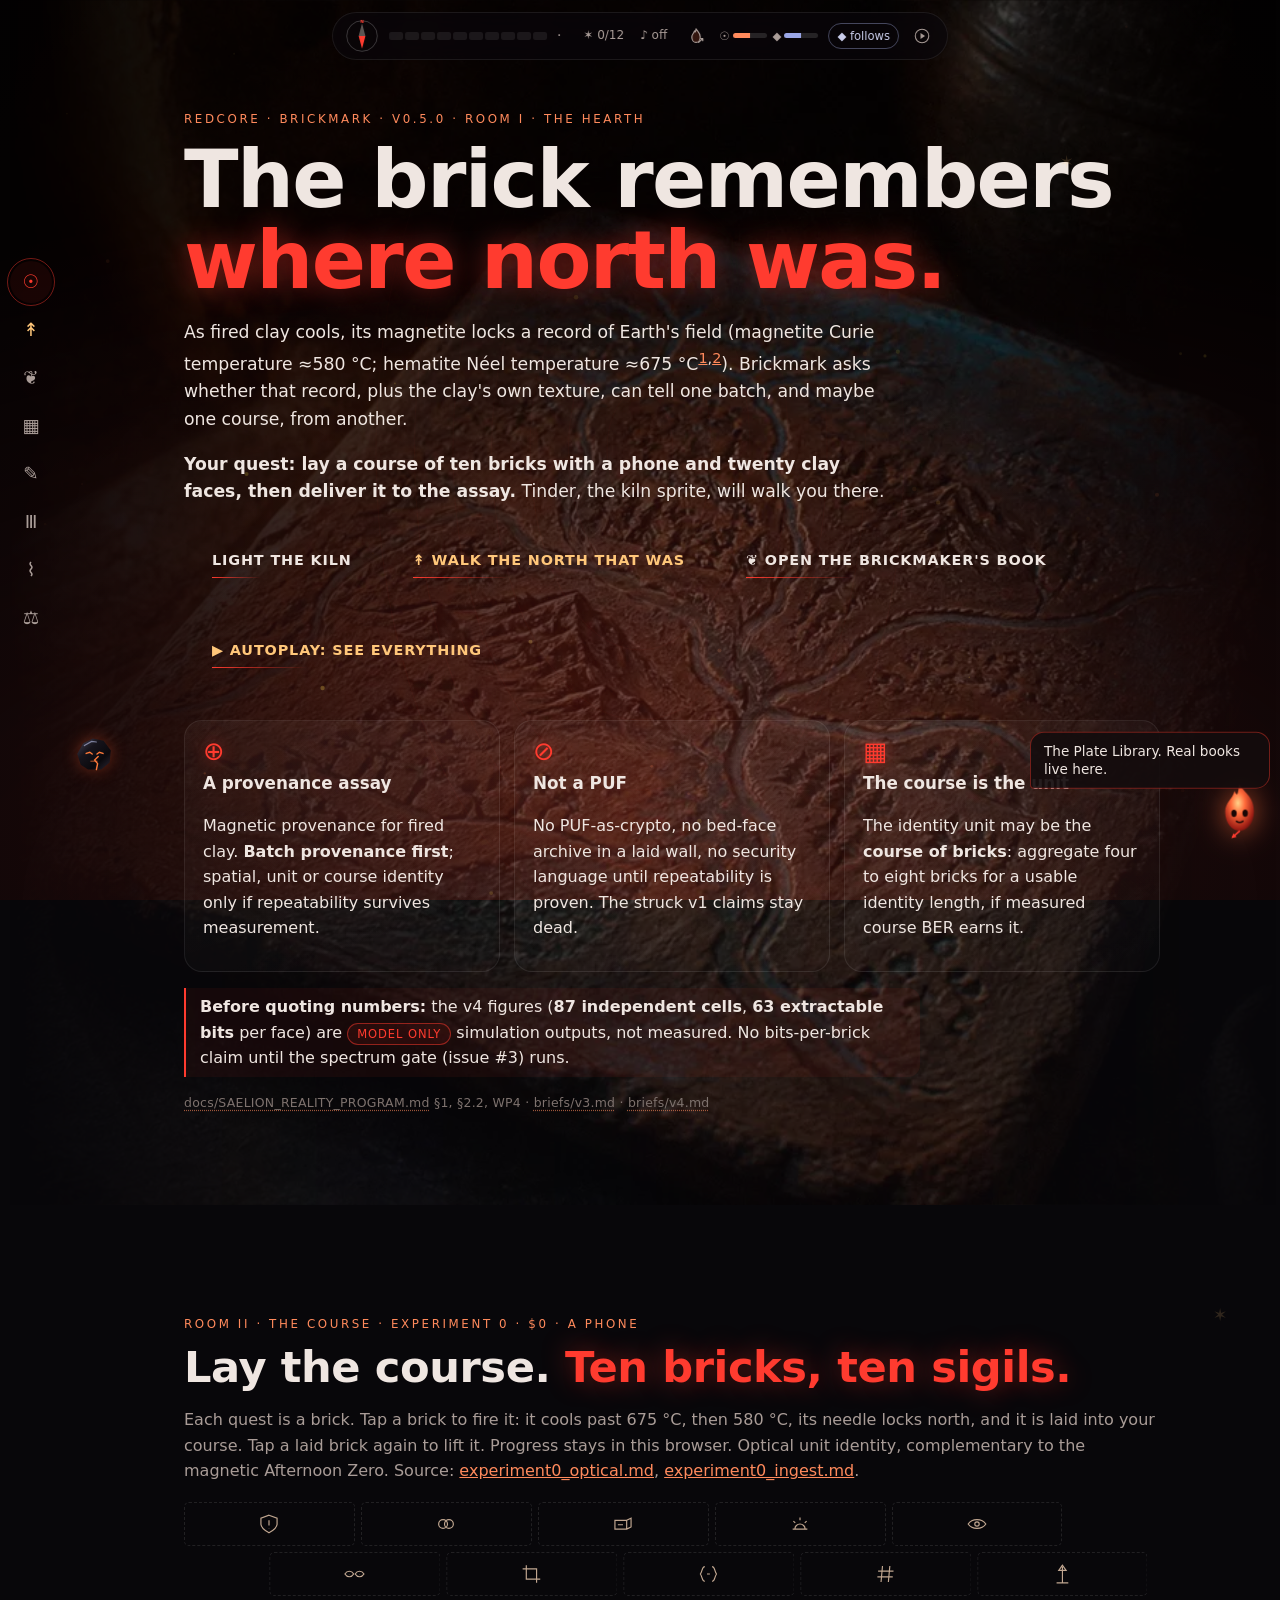
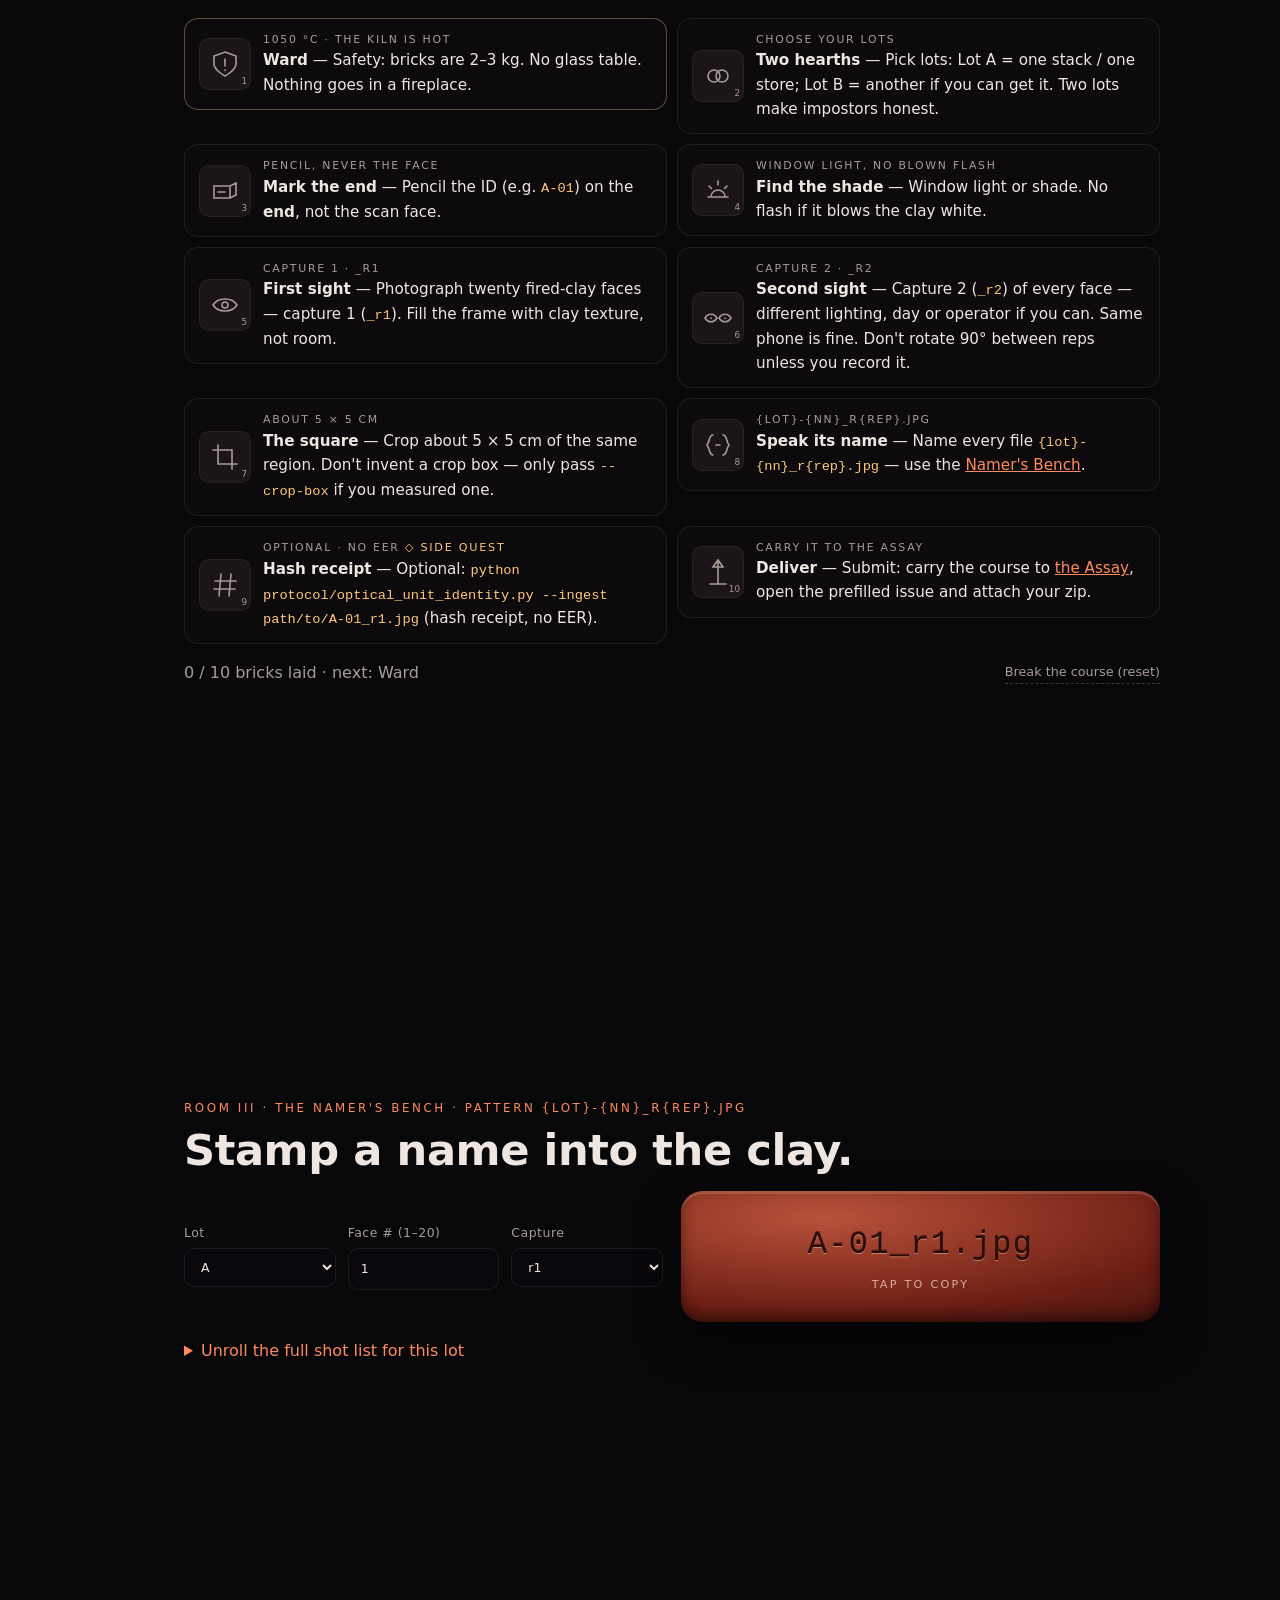
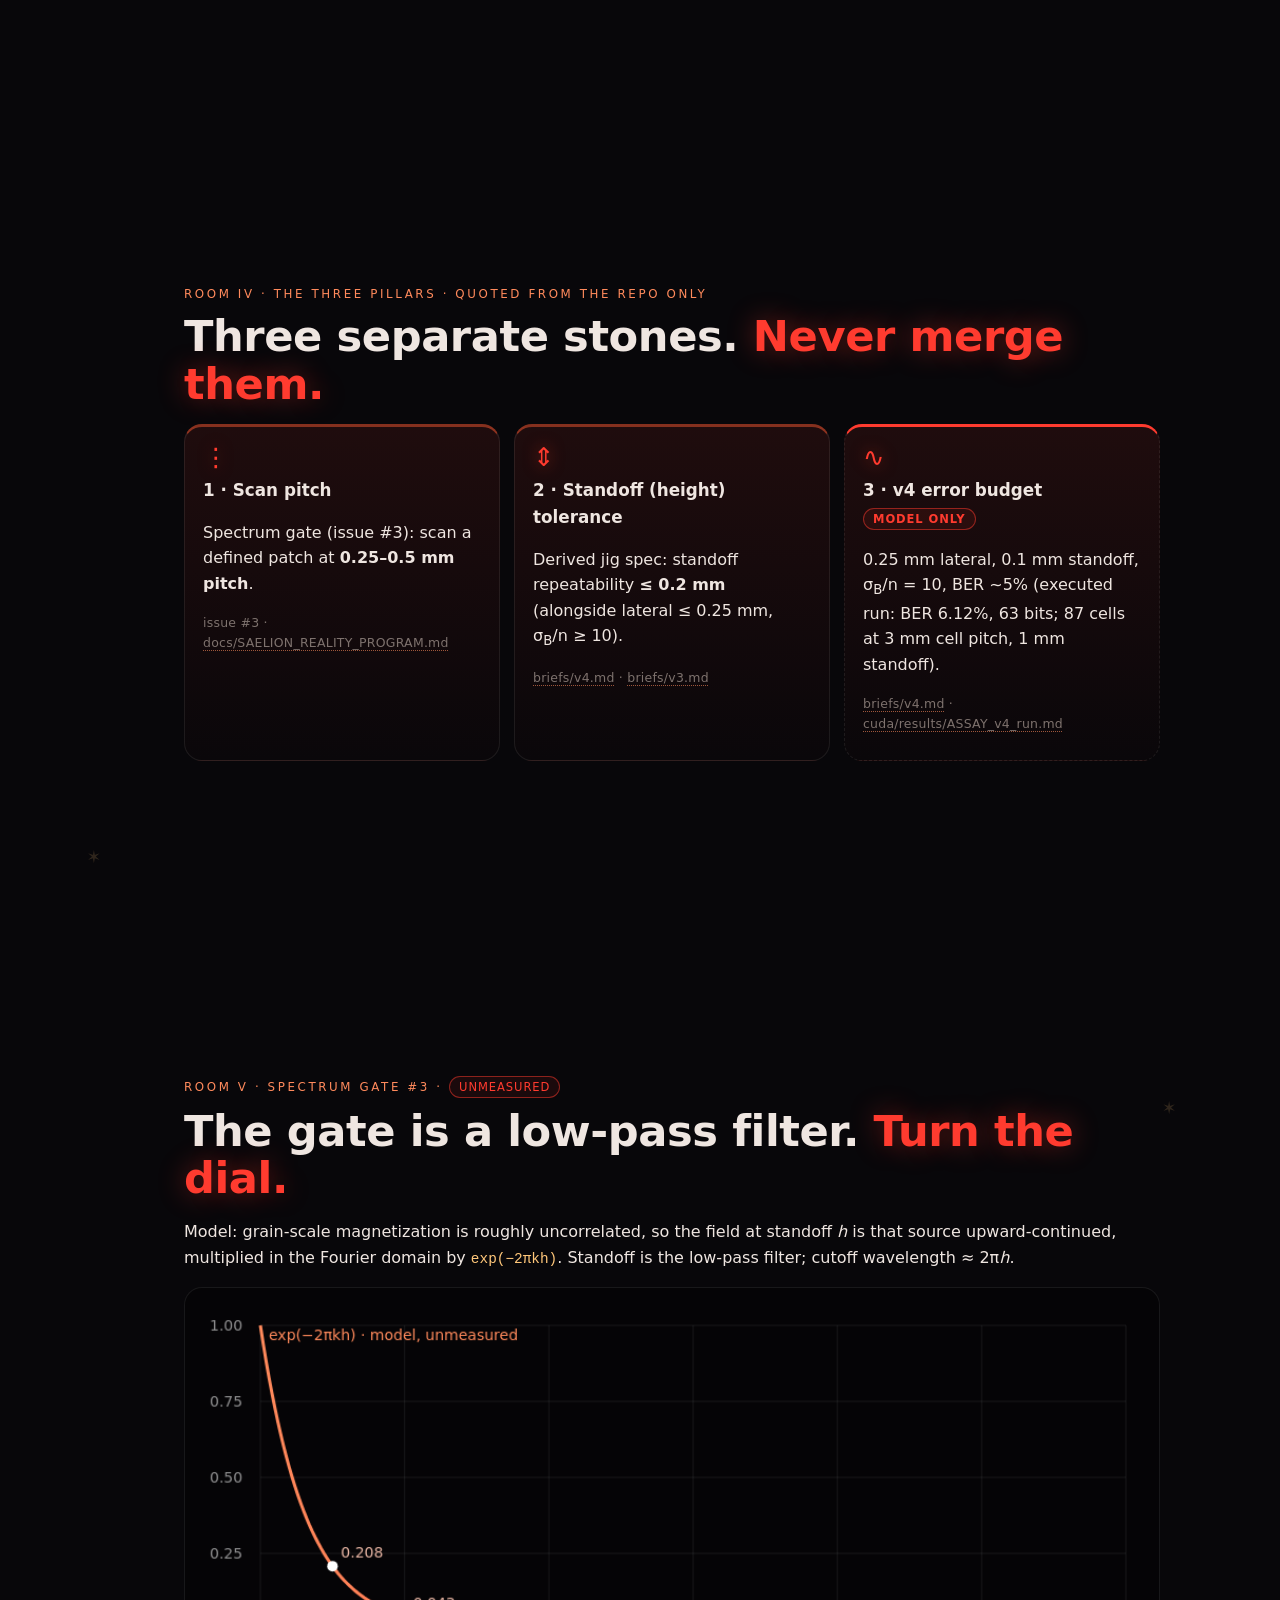
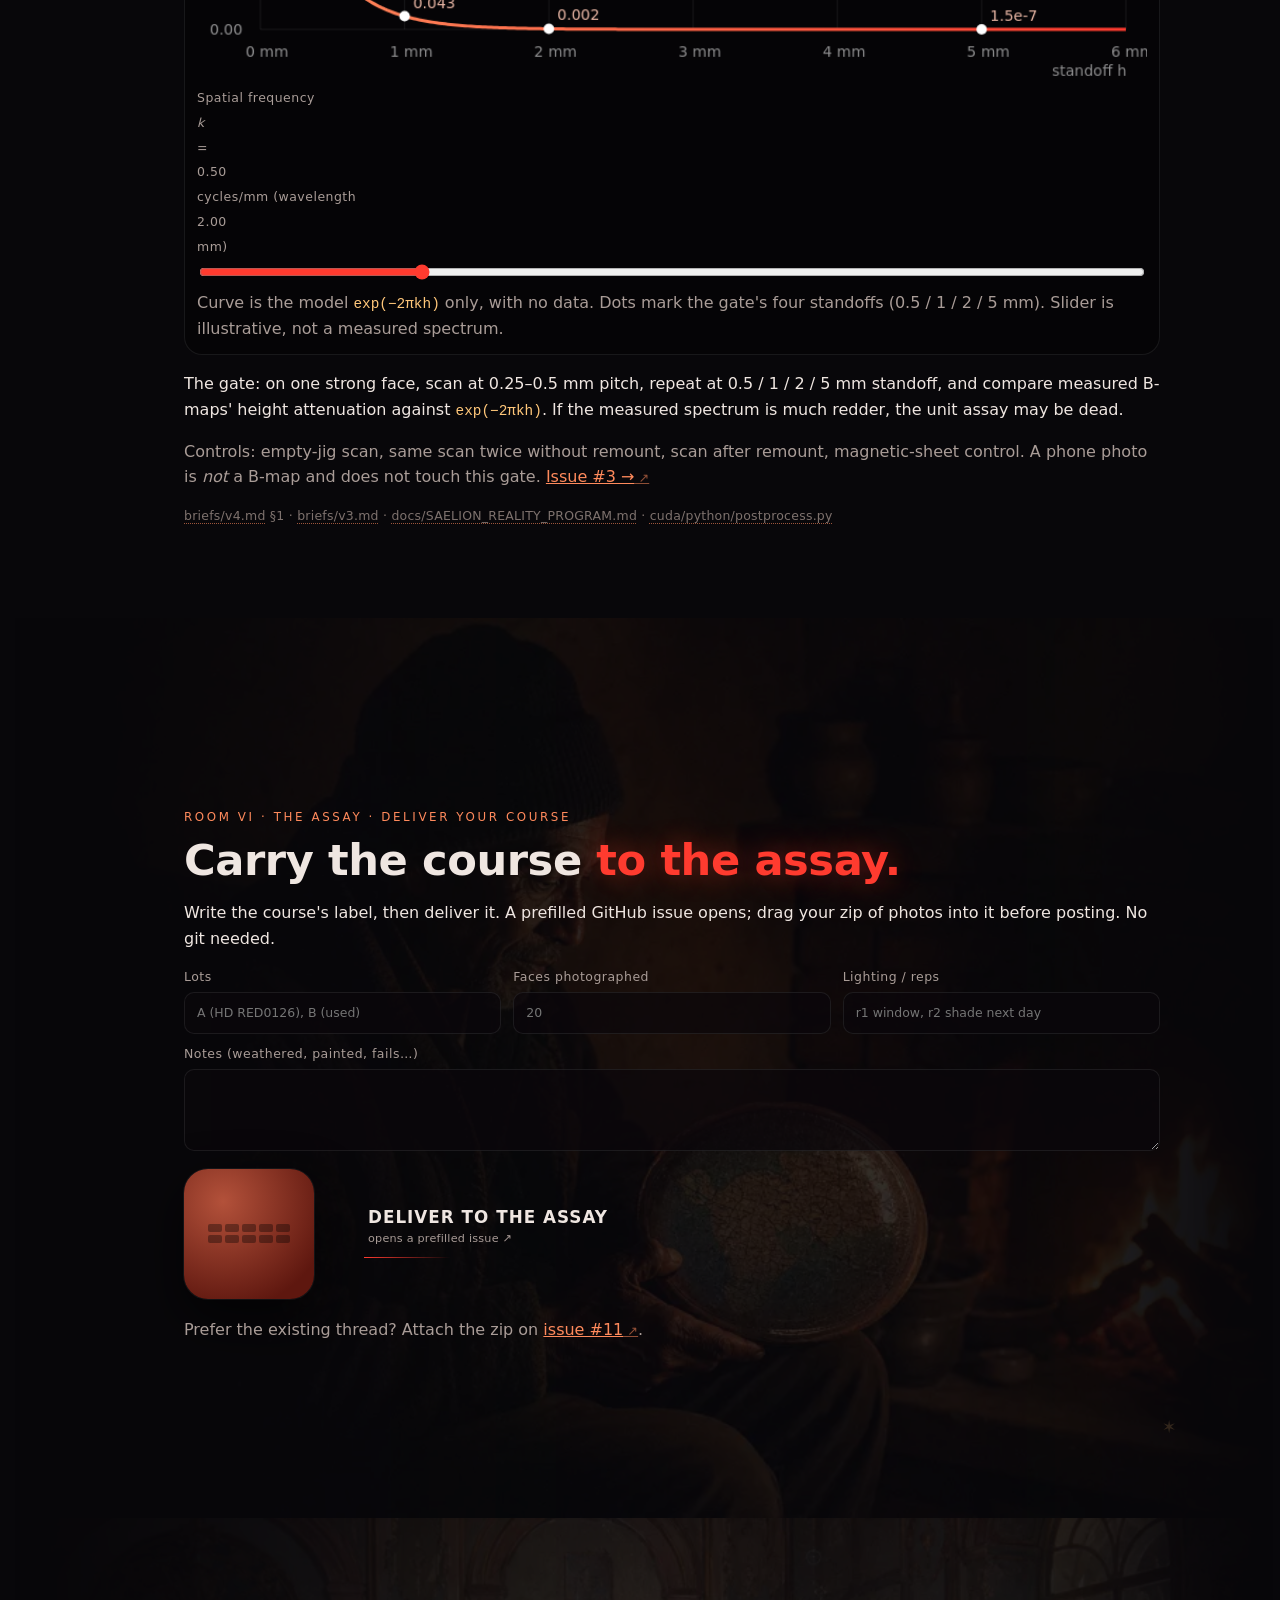
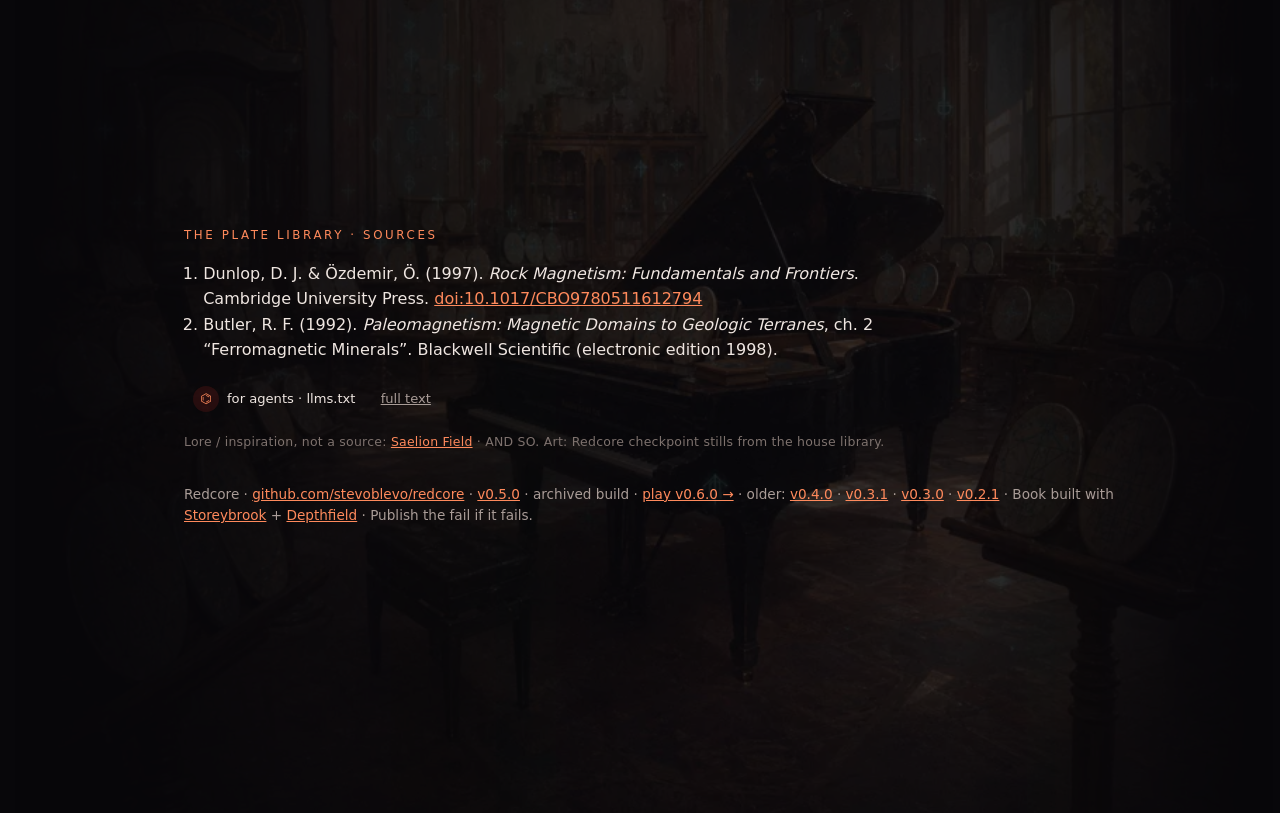
<file: docs/v0.5.0/index.html>
<!doctype html>
<html lang="en">
<head>
<meta charset="utf-8">
<meta name="viewport" content="width=device-width, initial-scale=1, viewport-fit=cover">
<title>Redcore · Brickmark — lay the course</title>
<meta name="description" content="A small game: lay a course of ten bricks to collect the photos the Brickmark provenance assay needs, then deliver them to the assay.">
<meta property="og:title" content="Redcore · Brickmark — lay the course">
<meta property="og:description" content="Lay a course of ten bricks: collect the phone photos the Brickmark provenance assay needs (not a PUF), then deliver them to the assay.">
<meta property="og:type" content="website">
<meta property="og:url" content="https://stevoblevo.github.io/redcore/">
<meta property="og:image" content="https://stevoblevo.github.io/redcore/assets/hearthplate.webp">
<meta name="twitter:card" content="summary_large_image">
<link rel="alternate" type="text/plain" href="../llms.txt" title="llms.txt">
<link rel="sitemap" type="application/xml" href="../sitemap.xml">
<meta name="theme-color" content="#08070a">
<link rel="icon" href="data:image/svg+xml,%3Csvg xmlns=%22http://www.w3.org/2000/svg%22 viewBox=%220 0 16 16%22%3E%3Crect y=%224%22 width=%2216%22 height=%228%22 rx=%221%22 fill=%22%23c24a32%22/%3E%3C/svg%3E">
<link rel="stylesheet" href="style.css">
<link rel="stylesheet" href="book.css">
</head>
<body>
<canvas id="kiln" aria-hidden="true"></canvas>
<div class="grain" aria-hidden="true"></div>

<!-- HUD: compass, course, tally, discoveries, sound -->
<div class="hud" role="region" aria-label="Your course">
  <button class="compass" id="compass" aria-label="Magnetic north. Points at your next quest.">
    <svg viewBox="0 0 40 40" aria-hidden="true"><circle cx="20" cy="20" r="18"/><g id="needle"><path class="n" d="M20 5 L24 20 L16 20Z"/><path class="s" d="M20 35 L24 20 L16 20Z"/></g><text x="20" y="4.6">N</text></svg>
  </button>
  <div class="hudcourse" id="hudcourse" aria-hidden="true"></div>
  <span class="tally" id="tally" title="Bricks laid, Uruk-style">0</span>
  <span class="spores" id="spores" title="Hidden sigils found">✶ 0/5</span>
  <button class="snd" id="snd" aria-pressed="false" aria-label="Sound">♪ off</button>
  <button class="pmode" id="pmode" type="button" aria-label="Tinder: follow" data-cue="Tinder · follows"><svg viewBox="0 0 24 24" aria-hidden="true"><path class="fl" d="M12 2.5C14.6 6.4 17.6 7.6 17.6 13.2C17.6 17.6 15.1 20.6 12 20.6C8.9 20.6 6.4 17.6 6.4 13.2C6.4 9.6 9.4 8.4 10 5.2C10.9 7 11.4 7.6 12 2.5Z"/><g class="ic-follow"><path d="M15.5 20.5 L21 15.5 M18.2 15.4 H21 V18.2"/></g><g class="ic-perch"><path d="M4 21.5 H20"/></g><g class="ic-nap"><path d="M16 3.5 H20 L16 7.5 H20"/></g></svg></button>
  <button class="apbtn" id="apbtn" type="button" aria-pressed="false" aria-label="Autoplay: see everything" data-cue="Autoplay · see everything"><svg viewBox="0 0 24 24" aria-hidden="true"><circle cx="12" cy="12" r="9"/><path class="pl" d="M10 8 L16 12 L10 16Z"/></svg></button>
</div>

<!-- room map (invisible overlay doors) -->
<nav class="doors" aria-label="Rooms">
  <a href="#hearth" data-room="hearth"><b>☉</b><span>Hearth</span></a>
  <a href="#north" data-room="north" class="northdoor"><b>↟</b><span>The North That Was</span></a>
  <a href="#book" data-room="book" class="bookdoor"><b>❦</b><span>The Brickmaker's Book</span></a>
  <a href="#course" data-room="course"><b>▦</b><span>Course</span></a>
  <a href="#bench" data-room="bench"><b>✎</b><span>Bench</span></a>
  <a href="#pillars" data-room="pillars"><b>Ⅲ</b><span>Pillars</span></a>
  <a href="#gate" data-room="gate"><b>⌇</b><span>Gate #3</span></a>
  <a href="#assay" data-room="assay"><b>⚖</b><span>Assay</span></a>
</nav>

<!-- the guide pet -->
<div class="pet" id="pet" aria-hidden="true">
  <svg viewBox="0 0 80 80"><defs><radialGradient id="coal" cx=".45" cy=".4" r=".7"><stop offset="0" stop-color="#ffd38a"/><stop offset=".35" stop-color="#ff6a3a"/><stop offset=".8" stop-color="#9c1d14"/><stop offset="1" stop-color="#3a0b08"/></radialGradient></defs>
    <path class="flame" d="M40 6 C48 18 58 22 58 40 C58 54 50 64 40 64 C30 64 22 54 22 40 C22 28 32 24 34 14 C37 20 38 22 40 6Z" fill="url(#coal)"/>
    <g class="eyes"><ellipse cx="33" cy="42" rx="3.4" ry="4.6"/><ellipse cx="47" cy="42" rx="3.4" ry="4.6"/></g>
    <path class="mouth" d="M36 52 Q40 55 44 52" fill="none"/>
    <g class="tail"><path d="M40 64 L40 76" /><path class="tip" d="M40 78 L37 72 L43 72Z"/></g>
  </svg>
</div>
<div class="petmenu" id="petmenu" role="menu" aria-label="Tinder mode" hidden>
  <button type="button" role="menuitemradio" data-m="follow">↝ Follow</button><button type="button" role="menuitemradio" data-m="perch">⌂ Perch</button><button type="button" role="menuitemradio" data-m="nap">☾ Nap</button>
</div>
<div class="reader" id="reader" role="dialog" aria-modal="false" aria-labelledby="rdtitle" hidden>
  <div class="rdpanel" id="rdpanel">
    <div class="rdbar" id="rdbar"><span class="rdseal" aria-hidden="true">▦</span><b id="rdtitle">tablet</b><a class="rdsrc" id="rdsrc" target="_blank" rel="noopener" title="Leaving the hearth: view on GitHub">↗</a><button type="button" class="rdx" id="rdx" aria-label="Close tablet (Esc)">✕</button></div>
    <article class="rdbody" id="rdbody"></article>
  </div>
</div>
<!-- v0.4.0 · THE NORTH THAT WAS (an explorable journey along one field line) -->
<section class="journey" id="north" hidden aria-label="The North That Was: one brick's life along a field line">
  <canvas class="jfield" id="jfield" aria-hidden="true"></canvas>
  <div class="jtop"><button type="button" class="jx" id="jx">← Hearth</button><b class="jtitle">↟ The North That Was</b><span class="tag model">lore + model</span><button type="button" class="jap" id="jap">▶ Autoplay</button></div>
  <div class="jworld" id="jworld">
    <article class="jp" data-s="pit"><div class="jcard">
      <div class="jstage"><canvas class="jc" id="cv-pit" aria-label="Wet clay with magnetic grains; move or drag to stir"></canvas><span class="jread" id="pit-order">chaotic · no north</span></div>
      <div class="jtext"><p class="eyebrow"><i class="jg">∴</i> Station 1 · the Clay Pit</p><h3 class="jh">Stir the clay. <span class="red">Nothing knows north.</span></h3>
      <p>Wet clay carries tiny iron-oxide grains, magnetite and hematite, each a little compass. In the pit they tumble at random: stir them and they only swirl. Their arrows cancel out.</p>
      <p class="muted">Drag or move across the clay. Grains are drawn huge and few; this is a picture of the idea, <span class="tag model">model</span>, not a simulation of real clay.</p></div></div></article>
    <article class="jp br" data-s="tablet"><div class="jcard">
      <div class="jstage tabletart"><svg viewBox="0 0 200 140" class="cune" aria-label="A clay tablet with wedge marks"><rect x="8" y="8" width="184" height="124" rx="18"/><g id="wedges"></g></svg></div>
      <div class="jtext"><p class="eyebrow"><i class="jg">≡</i> Side path · the Tablet <span class="tag model">lore</span></p><h3 class="jh">Wedges pressed into clay.</h3>
      <p>Under the pit, a tablet. People pressed wedges into wet clay long before anyone fired a brick to remember north; the site's tally already counts in Uruk-style wedges.</p>
      <p class="muted">These marks are decorative, drawn for this site. They are not a real inscription and not a translation.</p>
      <button type="button" class="sigil" id="sg-tablet">✶ take the tablet sigil</button></div></div></article>
    <article class="jp" data-s="kiln"><div class="jcard">
      <div class="jstage kilnstage"><canvas class="jc" id="cv-kiln" aria-label="Clay heating in the kiln"></canvas><span class="jread" id="kiln-t">20 °C</span></div>
      <div class="jtext"><p class="eyebrow"><i class="jg">△</i> Station 2 · the Kiln</p><h3 class="jh">Fire it. <span class="red">1050 °C.</span></h3>
      <p>In the kiln the clay becomes ceramic. Far above the grains' ordering temperatures, every grain's moment flips freely; any old direction is wiped.</p>
      <button type="button" class="bellows" id="kiln-b">△ hold the bellows</button>
      <p class="muted">1050 °C is the firing peak this site already uses (the Ward quest), shown as an illustration, not a measured firing curve for any brick.</p></div></div></article>
    <article class="jp" data-s="cool"><div class="jcard">
      <div class="jstage"><canvas class="jc" id="cv-cool" aria-label="Brick cooling; grains align below 675 and 580 degrees"></canvas>
        <div class="jcomp" id="jcomp" tabindex="0" role="button" aria-label="Compass: drag onto the brick (or press Enter)"><svg viewBox="0 0 40 40" aria-hidden="true"><circle cx="20" cy="20" r="18"/><g id="jneedle"><path class="n" d="M20 5 L24 20 L16 20Z"/><path class="s" d="M20 35 L24 20 L16 20Z"/></g></svg></div></div>
      <div class="jtext"><p class="eyebrow"><i class="jg">↟</i> Station 3 · the Cooling</p><h3 class="jh">Let it cool. <span class="red">Then it remembers.</span></h3>
      <p>As the brick cools, grains stop flipping: hematite below its Néel temperature ≈675&nbsp;°C, magnetite below its Curie temperature ≈580&nbsp;°C<sup><a href="#src-1" data-out>1</a>,<a href="#src-2" data-out>2</a></sup>. They freeze in a slight preference for Earth's field at that moment: <strong>the north that was</strong>.</p>
      <label>Temperature <output id="cool-out">1050 °C</output><input type="range" id="cool-t" min="20" max="1050" step="1" value="1050"></label>
      <p class="marks"><span id="cool-h">◆ 675 °C hematite</span> <span id="cool-m">◆ 580 °C magnetite</span> <button type="button" class="ghost" id="cool-go">let it cool</button></p>
      <p class="muted" id="cool-msg">Drag the compass onto the brick.</p>
      <p class="muted small">Alignment exaggerated for the eye. Real thermoremanence is a small statistical bias, and the direction here is illustrative, not a measured declination.</p></div></div></article>
    <article class="jp" data-s="course"><div class="jcard">
      <div class="jstage coursestage"><div class="jwall" id="jwall"></div><svg class="jsig" id="jsig" viewBox="0 0 130 54" preserveAspectRatio="none" aria-hidden="true"></svg></div>
      <div class="jtext"><p class="eyebrow"><i class="jg">▦</i> Station 4 · the Course</p><h3 class="jh">Lay it with its neighbours.</h3>
      <p id="course-out"><b>One brick:</b> one noisy arrow.</p>
      <button type="button" class="bellows" id="course-lay">Lay the neighbours</button>
      <p class="muted">The identity unit may be the course of four to eight bricks, a hypothesis that stands only if measured course BER earns it. This wall is a picture; it does not touch your saved quests in Room II.</p></div></div></article>
    <article class="jp" data-s="years"><div class="jcard">
      <div class="jstage"><canvas class="jc" id="cv-years" aria-label="Time-lapse of seasons and centuries over the wall"></canvas><span class="jread" id="years-out">spring · century —</span></div>
      <div class="jtext"><p class="eyebrow"><i class="jg">◷</i> Station 5 · the Long Years <span class="tag model">lore</span></p><h3 class="jh">Seasons. Then centuries.</h3>
      <p>Rain, frost, lichen, sun. The face weathers. The arrows inside are drawn unchanged, which is the hope, not a result: how weathering affects a brick's remanence is not measured here.</p>
      <label>Time<input type="range" id="years-t" min="0" max="16" step="0.01" value="0"></label>
      <button type="button" class="bellows" id="years-go">▶ play</button></div></div></article>
    <article class="jp br" data-s="wander"><div class="jcard">
      <div class="jstage wanderstage"><button type="button" class="ash" id="ash" aria-label="Ash, a wandering critter. Tap for a sigil"><svg viewBox="0 0 60 50" aria-hidden="true"><ellipse cx="30" cy="30" rx="16" ry="12"/><path class="w" d="M18 24 L4 10 L14 28Z M42 24 L56 10 L46 28Z"/><circle class="e" cx="25" cy="28" r="2"/><circle class="e" cx="35" cy="28" r="2"/></svg></button></div>
      <div class="jtext"><p class="eyebrow"><i class="jg">✧</i> Side path · the Wanderer <span class="tag model">lore</span></p><h3 class="jh">Ash walks the wall.</h3>
      <p>Tinder's cousin, made of what a kiln leaves behind. Ash has walked this course for centuries and keeps no records, only crumbs.</p>
      <p class="muted">Tap Ash for the wanderer sigil.</p></div></div></article>
    <article class="jp" data-s="reader"><div class="jcard">
      <div class="jstage"><canvas class="jc" id="cv-reader" aria-label="A scanner passing over the brick face at standoff h; model signal trace"></canvas><span class="jread">h = <output id="reader-out">0.50 mm</output> · exp(−2π·0.5·h) = <output id="reader-k">0.208</output></span></div>
      <div class="jtext"><p class="eyebrow"><i class="jg">∿</i> Station 6 · the Reader · <span class="tag model">Gate #3 UNMEASURED</span></p><h3 class="jh">Read it from a distance.</h3>
      <p>A magnetometer passes the face at standoff <em>h</em>. Each spatial frequency <em>k</em> fades as <code>exp(−2πkh)</code>: lift the head and the fine detail goes first.</p>
      <label>Standoff h (mm)<input type="range" id="reader-h" min="0.25" max="5" step="0.01" value="0.5"></label>
      <p class="muted">Synthetic source, model curve, no data. Whether a real brick's spectrum survives this is exactly <a href="#gate" data-out>Gate #3</a> (<a href="https://github.com/stevoblevo/redcore/issues/3">issue #3</a>), still unmeasured.</p></div></div></article>
    <article class="jp br" data-s="scroll"><div class="jcard">
      <div class="jstage scrollart"><div class="loreScroll"><p><i>The kiln forgets,<br>the cooling chooses,<br>the wall keeps,<br>the reader asks.</i></p></div></div>
      <div class="jtext"><p class="eyebrow"><i class="jg">§</i> Side path · the Scroll <span class="tag model">lore</span></p><h3 class="jh">A note under the scanner.</h3>
      <p>Four lines of kiln lore, written for this site. The record may be in the wall; whether anyone can read it back, per course, is the open question.</p>
      <button type="button" class="sigil" id="sg-scroll">✶ take the scroll sigil</button></div></div></article>
    <article class="jp" data-s="ask"><div class="jcard ask">
      <div class="jtext"><p class="eyebrow"><i class="jg">⊙</i> Station 7 · the Ask</p><h3 class="jh">The north that was <span class="red">is still in the wall.</span></h3>
      <p class="glyphrow" aria-label="Station glyphs">∴ — △ — ↟ — ▦ — ◷ — ∿ — ⊙</p>
      <p>No one here has measured whether a course can be told from its neighbours. The first step costs nothing: <strong>you can help. Photograph a face.</strong></p>
      <button type="button" class="askgo" id="ask-go"><span>Photograph a face →</span><small>enter the quest course</small></button></div></div></article>
  </div>
  <nav class="jtrack" id="jtrack" aria-label="Stations along the field line"></nav>
  <div class="jnav"><button type="button" id="jprev" aria-label="Previous station">‹</button><button type="button" id="jnext" aria-label="Next station">›</button></div>
</section>
<div class="apcap" id="apcap" role="status" aria-live="polite" hidden>
  <span class="apflame" aria-hidden="true">✶</span><span class="aptext" id="aptext"></span>
  <span class="apctl"><span class="apstep" id="apstep"></span><button type="button" id="appause" aria-label="Pause autoplay">❚❚</button><button type="button" id="apskip" aria-label="Skip to next step">⏭</button><button type="button" id="apstop" aria-label="Stop autoplay">✕</button></span>
  <i class="approg"><b id="approg"></b></i>
</div>
<div class="bubble" id="bubble" role="status" aria-live="polite"></div>

<main>
<!-- ROOM I · HEARTH -->
<section class="room hearth" id="hearth">
  <div class="hero-art" style="background-image:url(../assets/hearthplate.webp)"></div>
  <div class="inner">
    <p class="eyebrow">Redcore · Brickmark · <span class="ver">v0.5.0</span> · Room I · the Hearth</p>
    <h1>The brick remembers<br><span class="red">where north was.</span></h1>
    <p class="lede">As fired clay cools, its magnetite locks a record of Earth's field (magnetite Curie temperature ≈580&nbsp;°C; hematite Néel temperature ≈675&nbsp;°C<sup><a href="#src-1">1</a>,<a href="#src-2">2</a></sup>). Brickmark asks whether that record, plus the clay's own texture, can tell one batch, and maybe one course, from another.</p>
    <p class="lede"><strong>Your quest: lay a course of ten bricks with a phone and twenty clay faces, then deliver it to the assay.</strong> Tinder, the kiln sprite, will walk you there.</p>
    <a class="start" href="#course" id="start"><span>Light the kiln</span></a> <a class="start northgo" href="#north"><span>↟ Walk The North That Was</span></a> <a class="start bookgo" href="#book"><span>❦ Open The Brickmaker's Book</span></a> <a class="start apgo" href="#autoplay" id="apgo"><span>▶ Autoplay: see everything</span></a>
    <div class="trio">
      <article class="relic"><i class="sig">⊕</i><h3>A provenance assay</h3><p>Magnetic provenance for fired clay. <strong>Batch provenance first</strong>; spatial, unit or course identity only if repeatability survives measurement.</p></article>
      <article class="relic"><i class="sig">⊘</i><h3>Not a PUF</h3><p>No PUF-as-crypto, no bed-face archive in a laid wall, no security language until repeatability is proven. The struck v1 claims stay dead.</p></article>
      <article class="relic"><i class="sig">▦</i><h3>The course is the unit</h3><p>The identity unit may be the <strong>course of bricks</strong>: aggregate four to eight bricks for a usable identity length, if measured course BER earns it.</p></article>
    </div>
    <p class="warn"><b>Before quoting numbers:</b> the v4 figures (<strong>87 independent cells</strong>, <strong>63 extractable bits</strong> per face) are <span class="tag model">MODEL ONLY</span> simulation outputs, not measured. No bits-per-brick claim until the spectrum gate (issue #3) runs.</p>
    <p class="src">docs/SAELION_REALITY_PROGRAM.md §1, §2.2, WP4 · briefs/v3.md · briefs/v4.md</p>
  </div>
</section>

<!-- ROOM II · COURSE (quests) -->
<section class="room course" id="course">
  <div class="inner">
    <p class="eyebrow">Room II · the Course · Experiment 0 · $0 · a phone</p>
    <h2>Lay the course. <span class="red">Ten bricks, ten sigils.</span></h2>
    <p class="muted">Each quest is a brick. Tap a brick to fire it: it cools past 675&nbsp;°C, then 580&nbsp;°C, its needle locks north, and it is laid into your course. Tap a laid brick again to lift it. Progress stays in this browser. Optical unit identity, complementary to the magnetic Afternoon Zero. Source: <a href="https://github.com/stevoblevo/redcore/blob/main/protocol/experiment0_optical.md">experiment0_optical.md</a>, <a href="https://github.com/stevoblevo/redcore/blob/main/protocol/experiment0_ingest.md">experiment0_ingest.md</a>.</p>
    <div class="wall" id="wall" aria-hidden="true"></div>
    <ol class="quests" id="quests"></ol>
    <div class="row"><span class="muted" id="coursemsg"></span><button class="ghost" id="reset">Break the course (reset)</button></div>
  </div>
</section>

<!-- ROOM III · NAMER'S BENCH -->
<section class="room bench" id="bench">
  <div class="inner">
    <p class="eyebrow">Room III · the Namer's Bench · pattern {lot}-{nn}_r{rep}.jpg</p>
    <h2>Stamp a name into the clay.</h2>
    <div class="stamp">
      <div class="dials">
        <label>Lot<select id="lot"><option>A</option><option>B</option></select></label>
        <label>Face # (1–20)<input id="nn" type="number" min="1" max="20" value="1"></label>
        <label>Capture<select id="rep"><option value="1">r1</option><option value="2">r2</option></select></label>
      </div>
      <button class="tablet" id="copy" aria-label="Copy file name"><code id="fname">A-01_r1.jpg</code><small id="copyhint">tap to copy</small></button>
    </div>
    <details><summary>Unroll the full shot list for this lot</summary><pre id="shotlist"></pre></details>
  </div>
</section>

<!-- ROOM IV · THREE PILLARS -->
<section class="room pillars" id="pillars">
  <div class="inner">
    <p class="eyebrow">Room IV · the Three Pillars · quoted from the repo only</p>
    <h2>Three separate stones. <span class="red">Never merge them.</span></h2>
    <div class="specs">
      <article class="pillar"><i class="sig">⋮</i><h3>1 · Scan pitch</h3><p>Spectrum gate (issue #3): scan a defined patch at <strong>0.25–0.5 mm pitch</strong>.</p><p class="src">issue #3 · docs/SAELION_REALITY_PROGRAM.md</p></article>
      <article class="pillar"><i class="sig">⇕</i><h3>2 · Standoff (height) tolerance</h3><p>Derived jig spec: standoff repeatability <strong>≤ 0.2 mm</strong> (alongside lateral ≤ 0.25 mm, σ<sub>B</sub>/n ≥ 10).</p><p class="src">briefs/v4.md · briefs/v3.md</p></article>
      <article class="pillar model"><i class="sig">∿</i><h3>3 · v4 error budget <span class="tag model">MODEL ONLY</span></h3><p>0.25 mm lateral, 0.1 mm standoff, σ<sub>B</sub>/n = 10, BER ~5% (executed run: BER 6.12%, 63 bits; 87 cells at 3 mm cell pitch, 1 mm standoff).</p><p class="src">briefs/v4.md · cuda/results/ASSAY_v4_run.md</p></article>
    </div>
  </div>
</section>

<!-- ROOM V · GATE #3 -->
<section class="room gate" id="gate">
  <div class="inner">
    <p class="eyebrow">Room V · Spectrum Gate #3 · <span class="tag model">UNMEASURED</span></p>
    <h2>The gate is a low-pass filter. <span class="red">Turn the dial.</span></h2>
    <p>Model: grain-scale magnetization is roughly uncorrelated, so the field at standoff <em>h</em> is that source upward-continued, multiplied in the Fourier domain by <code>exp(−2πkh)</code>. Standoff is the low-pass filter; cutoff wavelength ≈ 2π<em>h</em>.</p>
    <figure class="plot">
      <canvas id="decay" width="900" height="360" aria-label="Plot of exp(-2 pi k h) against standoff h"></canvas>
      <figcaption>
        <label>Spatial frequency <em>k</em> = <output id="kout">0.50</output> cycles/mm (wavelength <output id="lout">2.00</output> mm)<input id="k" type="range" min="0.05" max="2" step="0.01" value="0.5"></label>
        <span class="muted">Curve is the model <code>exp(−2πkh)</code> only, with no data. Dots mark the gate's four standoffs (0.5 / 1 / 2 / 5 mm). Slider is illustrative, not a measured spectrum.</span>
      </figcaption>
    </figure>
    <p>The gate: on one strong face, scan at 0.25–0.5 mm pitch, repeat at 0.5 / 1 / 2 / 5 mm standoff, and compare measured B-maps' height attenuation against <code>exp(−2πkh)</code>. If the measured spectrum is much redder, the unit assay may be dead.</p>
    <p class="muted">Controls: empty-jig scan, same scan twice without remount, scan after remount, magnetic-sheet control. A phone photo is <em>not</em> a B-map and does not touch this gate. <a href="https://github.com/stevoblevo/redcore/issues/3">Issue #3 →</a></p>
    <p class="src">briefs/v4.md §1 · briefs/v3.md · docs/SAELION_REALITY_PROGRAM.md · cuda/python/postprocess.py</p>
  </div>
</section>

<!-- ROOM VI · ASSAY -->
<section class="room assay" id="assay">
  <div class="hero-art dim" style="background-image:url(../assets/stranger-2180.webp)"></div>
  <div class="inner">
    <p class="eyebrow">Room VI · the Assay · deliver your course</p>
    <h2>Carry the course <span class="red">to the assay.</span></h2>
    <p>Write the course's label, then deliver it. A prefilled GitHub issue opens; drag your zip of photos into it before posting. No git needed.</p>
    <div class="dials">
      <label>Lots<input id="s_lots" placeholder="A (HD RED0126), B (used)"></label>
      <label>Faces photographed<input id="s_faces" type="number" min="0" max="40" placeholder="20"></label>
      <label>Lighting / reps<input id="s_light" placeholder="r1 window, r2 shade next day"></label>
    </div>
    <label class="full">Notes (weathered, painted, fails…)<textarea id="s_notes" rows="3"></textarea></label>
    <div class="altar">
      <div class="plate" id="plate" aria-hidden="true"><div class="mini" id="minicourse"></div></div>
      <a id="submitLink" class="deliver" target="_blank" rel="noopener" href="https://github.com/stevoblevo/redcore/issues/new?template=data-submission.md"><span>Deliver to the assay</span><small>opens a prefilled issue ↗</small></a>
    </div>
    <p class="muted">Prefer the existing thread? Attach the zip on <a href="https://github.com/stevoblevo/redcore/issues/11">issue #11</a>.</p>
  </div>
</section>

<section class="room library" id="sources">
  <div class="hero-art dim" style="background-image:url(../assets/plate-library.webp)"></div>
  <div class="inner">
    <p class="eyebrow">The Plate Library · sources</p>
    <ol>
      <li id="src-1">Dunlop, D. J. &amp; Özdemir, Ö. (1997). <em>Rock Magnetism: Fundamentals and Frontiers</em>. Cambridge University Press. <a href="https://doi.org/10.1017/CBO9780511612794">doi:10.1017/CBO9780511612794</a></li>
      <li id="src-2">Butler, R. F. (1992). <em>Paleomagnetism: Magnetic Domains to Geologic Terranes</em>, ch. 2 “Ferromagnetic Minerals”. Blackwell Scientific (electronic edition 1998).</li>
    </ol>
    <p class="agents"><a class="agentdoor" href="https://github.com/stevoblevo/redcore/blob/main/docs/llms.txt"><b>⌬</b><span>for agents · llms.txt</span></a> <a class="agentfull" href="../llms-full.txt" target="_blank" rel="noopener">full text</a></p>
    <p class="src">Lore / inspiration, not a source: <a href="https://saelion.co/field">Saelion Field</a> · AND SO. Art: Redcore checkpoint stills from the house library.</p>
    <p class="foot">Redcore · <a href="https://github.com/stevoblevo/redcore">github.com/stevoblevo/redcore</a> · <a href="https://github.com/stevoblevo/redcore/blob/main/CHANGELOG.md">v0.5.0</a> · archived build · <a href="../">play v0.6.0 →</a> · older: <a href="../v0.4.0/">v0.4.0</a> · <a href="../v0.3.1/">v0.3.1</a> · <a href="../v0.3.0/">v0.3.0</a> · <a href="../v0.2.1/">v0.2.1</a> · Book built with <a href="https://github.com/stevoblevo/storeybrook">Storeybrook</a> + <a href="https://github.com/stevoblevo/depthfield">Depthfield</a> · Publish the fail if it fails.</p>
  </div>
</section>
</main>

<script src="../vendor/marked.min.js"></script>
<script src="app.js"></script>
<script src="book.js"></script>
<script src="clinker.js"></script>
</body>
</html>
</file>
<file: docs/style.css>
:root{--ob:#08070a;--ob2:#121015;--ink:#efe6e1;--mute:#a99c97;--zeal:#ff3b2f;--ember:#ff8a5c;--gold:#ffc77a;--line:rgba(255,255,255,.08);--r:18px}
*{box-sizing:border-box}html{scroll-behavior:smooth}
body{margin:0;background:var(--ob);color:var(--ink);font:16px/1.6 ui-sans-serif,system-ui,-apple-system,"Segoe UI",Inter,sans-serif;overflow-x:hidden;cursor:default}
a{color:var(--ember)}a:hover{color:#fff}
code{font-family:ui-monospace,SFMono-Regular,Menlo,monospace;font-size:.9em;color:var(--gold)}
#kiln{position:fixed;inset:0;width:100%;height:100%;z-index:-2}
.grain{position:fixed;inset:0;z-index:-1;pointer-events:none;background:radial-gradient(120% 80% at 50% 100%,transparent 40%,rgba(0,0,0,.75));}
.red{color:var(--zeal);text-shadow:0 0 28px rgba(255,59,47,.45)}
.muted{color:var(--mute)}.src{color:#7e726e;font-size:.78rem;letter-spacing:.02em}
.tag{display:inline-block;border:1px solid var(--line);border-radius:99px;padding:1px 9px;font-size:.72rem;letter-spacing:.08em;text-transform:uppercase;color:var(--mute)}
.tag.model{color:var(--zeal);border-color:rgba(255,59,47,.5);background:rgba(255,59,47,.08)}
.eyebrow{font-size:.74rem;letter-spacing:.22em;text-transform:uppercase;color:var(--ember);margin:0 0 .6rem}
h1{font-size:clamp(2.3rem,7vw,5rem);line-height:1.02;margin:.2rem 0 1rem;letter-spacing:-.02em}
h2{font-size:clamp(1.6rem,4.4vw,2.7rem);line-height:1.1;margin:.2rem 0 1rem;letter-spacing:-.01em}
h3{margin:.2rem 0 .4rem;font-size:1.05rem}
.room{position:relative;min-height:100vh;padding:110px 0 80px;display:flex;align-items:center;overflow:hidden}
.room .inner{position:relative;width:min(1040px,92vw);margin:0 auto;padding-left:64px}
.room:not(.in) .inner{opacity:0;transform:translateY(30px)}
.room .inner{transition:opacity .9s ease,transform .9s cubic-bezier(.2,.8,.2,1)}
.hero-art{position:absolute;inset:0;background-size:cover;background-position:center;opacity:.32;mask-image:linear-gradient(90deg,transparent 0%,#000 55%,#000 75%,transparent);-webkit-mask-image:linear-gradient(90deg,transparent 0%,#000 55%,#000 75%,transparent);transform:scale(1.06);transition:transform 6s ease}
.room.in .hero-art{transform:scale(1)}.hero-art.dim{opacity:.18}
.lede{max-width:44rem;font-size:1.08rem}
/* HUD */
.hud{position:fixed;top:12px;left:50%;transform:translateX(-50%);z-index:50;display:flex;align-items:center;gap:10px;padding:6px 12px;border:1px solid var(--line);border-radius:99px;background:rgba(10,8,12,.62);backdrop-filter:blur(10px);-webkit-backdrop-filter:blur(10px);max-width:96vw}
.compass{all:unset;cursor:pointer;width:34px;height:34px;display:block}
.compass svg{width:100%;height:100%}.compass circle{fill:none;stroke:rgba(255,255,255,.25)}
.compass text{font-size:5px;fill:var(--zeal);text-anchor:middle;font-weight:700}
#needle{transform-origin:20px 20px;transition:transform 1.2s cubic-bezier(.3,1.6,.4,1)}#needle .n{fill:var(--zeal)}#needle .s{fill:#5c5552}
.hudcourse{display:flex;gap:2px}.hudcourse i{width:14px;height:8px;border-radius:2px;background:rgba(255,255,255,.08);transition:background .4s,box-shadow .4s}
.hudcourse i.on{background:linear-gradient(#c4472f,#7d2016);box-shadow:0 0 8px rgba(255,90,50,.6)}
.tally{font-size:.85rem;color:var(--gold);min-width:1.2em;letter-spacing:-.05em}
.spores,.snd{white-space:nowrap}.spores{font-size:.75rem;color:var(--mute)}
.snd{all:unset;cursor:pointer;font-size:.75rem;color:var(--mute);padding:2px 6px;border-radius:99px}.snd[aria-pressed=true]{color:var(--gold)}
/* doors (invisible overlay buttons) */
.doors{position:fixed;left:10px;top:50%;transform:translateY(-50%);z-index:40;display:flex;flex-direction:column;gap:6px}
.doors a{position:relative;display:flex;align-items:center;width:42px;height:42px;justify-content:center;text-decoration:none;color:var(--mute);border-radius:50%;transition:color .25s,background .25s}
.doors a b{font-size:1.15rem;font-weight:400}
.doors a span{position:absolute;left:48px;white-space:nowrap;font-size:.72rem;letter-spacing:.18em;text-transform:uppercase;opacity:0;transform:translateX(-6px);transition:.25s;color:var(--ink);pointer-events:none}
.doors a:hover,.doors a:focus-visible,.doors a.here{color:var(--zeal);background:rgba(255,59,47,.08)}
.doors a:hover span,.doors a:focus-visible span{opacity:1;transform:none}
.doors a.here::after{content:"";position:absolute;inset:-3px;border-radius:50%;border:1px solid rgba(255,59,47,.45);animation:pulse 2.4s infinite}
@keyframes pulse{50%{transform:scale(1.15);opacity:.2}}
/* start + deliver: invisible overlay buttons with cue */
.start,.deliver{position:relative;display:inline-flex;flex-direction:column;align-items:flex-start;padding:16px 28px;margin:.6rem 0 1.6rem;color:var(--ink);text-decoration:none;font-weight:600;letter-spacing:.06em;text-transform:uppercase;font-size:.9rem;border-radius:var(--r);isolation:isolate}
.start::before,.deliver::before{content:"";position:absolute;inset:0;border-radius:inherit;border:1px solid rgba(255,59,47,.0);background:radial-gradient(120% 140% at var(--mx,50%) var(--my,50%),rgba(255,59,47,.0),transparent 60%);transition:.35s;z-index:-1}
.start::after,.deliver::after{content:"";position:absolute;left:28px;right:28px;bottom:10px;height:1px;background:linear-gradient(90deg,var(--zeal),transparent);transform-origin:left;transform:scaleX(.35);transition:.35s}
.start:hover::before,.deliver:hover::before,.start:focus-visible::before,.deliver:focus-visible::before{border-color:rgba(255,59,47,.55);background:radial-gradient(120% 140% at var(--mx,50%) var(--my,50%),rgba(255,59,47,.28),transparent 60%)}
.start:hover::after,.deliver:hover::after{transform:scaleX(1)}
.deliver small{font-size:.7rem;color:var(--mute);text-transform:none;letter-spacing:.02em;font-weight:400}
/* relics & pillars */
.trio,.specs{display:grid;grid-template-columns:repeat(3,1fr);gap:14px;margin:1rem 0}
.relic,.pillar{position:relative;padding:18px 18px 14px;border-radius:var(--r);background:linear-gradient(160deg,rgba(255,255,255,.04),rgba(255,255,255,.01));border:1px solid var(--line);transition:transform .35s,border-color .35s}
.relic:hover,.pillar:hover{transform:translateY(-4px);border-color:rgba(255,59,47,.35)}
.sig{display:block;font-style:normal;font-size:1.6rem;color:var(--zeal);line-height:1;margin-bottom:6px;text-shadow:0 0 16px rgba(255,59,47,.5)}
.pillar{min-height:220px;background:linear-gradient(180deg,rgba(140,40,30,.18),rgba(20,10,10,.2));border-top:3px solid rgba(255,90,50,.5)}
.pillar.model{border-top-color:var(--zeal);border-style:solid dashed dashed}
.warn{border-left:2px solid var(--zeal);padding:6px 14px;background:rgba(255,59,47,.06);border-radius:0 12px 12px 0;max-width:46rem}
/* the wall + quests */
.wall{position:relative;width:90%;height:96px;margin:18px 0 20px;display:grid;grid-template-columns:repeat(5,1fr);grid-template-rows:repeat(2,44px);gap:6px}
.wall .slot{border-radius:5px;border:1px dashed rgba(255,255,255,.1);position:relative}
.wall .slot:nth-child(n+6){transform:translateX(50%)}
.wall .slot.laid{border:0;background:linear-gradient(170deg,#c24a32,#7a1f15 70%,#4d120c);box-shadow:inset 0 2px 0 rgba(255,190,150,.25),inset 0 -3px 0 rgba(0,0,0,.35),0 0 18px rgba(255,80,40,.25);animation:lay .7s cubic-bezier(.2,1.6,.4,1)}
.wall .slot b{position:absolute;inset:0;display:grid;place-items:center;color:rgba(255,220,190,.75);font-weight:400}
.wall .slot b svg{width:22px;height:22px}
@keyframes lay{0%{transform:translateY(-60px) rotate(-8deg);opacity:0}100%{opacity:1}}
.wall .slot:nth-child(n+6).laid{animation-name:lay2}@keyframes lay2{0%{transform:translate(50%,-60px) rotate(8deg);opacity:0}100%{transform:translateX(50%)}}
.quests{list-style:none;padding:0;margin:0;display:grid;grid-template-columns:repeat(2,1fr);gap:10px}
.quest{position:relative}
.quest button{all:unset;box-sizing:border-box;cursor:pointer;display:grid;grid-template-columns:52px 1fr;gap:12px;align-items:center;width:100%;padding:12px 14px;border-radius:14px;border:1px solid var(--line);background:rgba(18,14,18,.6);transition:border-color .3s,background .3s,transform .2s}
.quest button:hover,.quest button:focus-visible{border-color:rgba(255,59,47,.5);background:rgba(40,14,14,.6)}
.quest button:active{transform:scale(.985)}
.quest .glyph{width:52px;height:52px;border-radius:10px;display:grid;place-items:center;background:#1b1418;border:1px solid rgba(255,255,255,.06);position:relative;overflow:hidden}
.quest .glyph svg{width:30px;height:30px;stroke:var(--mute);fill:none;stroke-width:1.6;stroke-linecap:round;transition:stroke .4s}
.quest .glyph::after{content:attr(data-t);position:absolute;bottom:1px;right:3px;font-size:.55rem;color:var(--mute);font-variant-numeric:tabular-nums}
.quest .t{font-size:.95rem}.quest .t small{display:block;color:var(--mute);font-size:.68rem;letter-spacing:.16em;text-transform:uppercase}
.quest.done .glyph{background:linear-gradient(170deg,#c24a32,#5e170f);border-color:transparent}
.quest.done .glyph svg{stroke:#ffe1c6}
.quest.done .t{color:#cdbdb6}
.quest.firing .glyph{animation:fire 1.1s ease}
@keyframes fire{0%{background:#fff3c0;box-shadow:0 0 40px #ffcf7a}30%{background:#ff8a3a}60%{background:#d3361f}100%{background:#7a1f15}}
.quest.next button{border-color:rgba(255,199,122,.35)}
.quest .opt{color:var(--gold);font-size:.7rem}
.row{display:flex;justify-content:space-between;align-items:center;gap:12px;margin-top:16px;flex-wrap:wrap}
.ghost{all:unset;cursor:pointer;color:var(--mute);font-size:.8rem;border-bottom:1px dashed rgba(255,255,255,.2)}.ghost:hover{color:var(--zeal)}
/* bench */
.stamp{display:grid;grid-template-columns:1fr 1fr;gap:18px;align-items:center}
.dials{display:grid;grid-template-columns:repeat(3,1fr);gap:12px;margin:10px 0}
label{display:flex;flex-direction:column;gap:5px;font-size:.78rem;color:var(--mute);letter-spacing:.04em}
input,select,textarea{font:inherit;color:var(--ink);background:rgba(10,8,12,.7);border:1px solid var(--line);border-radius:10px;padding:10px 12px;outline:0;transition:border-color .2s}
input:focus,select:focus,textarea:focus{border-color:var(--zeal)}
.full{margin:8px 0}
.tablet{all:unset;cursor:pointer;display:flex;flex-direction:column;align-items:center;justify-content:center;padding:28px 18px;border-radius:22px;background:radial-gradient(130% 120% at 30% 20%,#b8513a,#6c1e14 60%,#35100b);box-shadow:inset 0 3px 0 rgba(255,200,160,.2),inset 0 -6px 14px rgba(0,0,0,.45),0 18px 40px rgba(0,0,0,.5);transition:transform .25s}
.tablet:hover{transform:rotate(-1deg) scale(1.02)}.tablet:active{transform:scale(.97)}
.tablet code{font-size:clamp(1.3rem,4vw,2rem);color:#2a0b07;text-shadow:0 1px 0 rgba(255,210,180,.45),0 -1px 0 rgba(0,0,0,.45);letter-spacing:.04em}
.tablet small{color:rgba(255,230,210,.7);font-size:.7rem;letter-spacing:.2em;text-transform:uppercase;margin-top:6px}
details{margin-top:16px}summary{cursor:pointer;color:var(--ember)}pre{background:rgba(0,0,0,.4);padding:12px;border-radius:10px;overflow:auto;font-size:.8rem;color:var(--gold)}
/* gate */
.plot{margin:14px 0;padding:12px;border-radius:var(--r);background:rgba(0,0,0,.35);border:1px solid var(--line)}
.plot canvas{width:100%;height:auto;display:block}
.plot figcaption{display:flex;flex-direction:column;gap:8px;margin-top:8px}
input[type=range]{accent-color:var(--zeal);padding:0;background:none;border:0}
/* assay */
.altar{display:flex;align-items:center;gap:22px;margin:18px 0;flex-wrap:wrap}
.plate{width:130px;height:130px;border-radius:24px;background:radial-gradient(120% 120% at 30% 25%,#b3513a,#5e170f 70%);box-shadow:0 0 0 1px rgba(255,255,255,.06),0 20px 50px rgba(0,0,0,.6);display:grid;place-items:center;transition:transform 1s cubic-bezier(.5,-.4,.3,1.4),opacity 1s}
.plate .mini{display:grid;grid-template-columns:repeat(5,14px);gap:3px}.plate .mini i{height:8px;border-radius:2px;background:rgba(0,0,0,.35)}.plate .mini i.on{background:#ffd0a8;box-shadow:0 0 6px #ff9a60}
.plate.go{transform:translate(40vw,-60vh) rotate(25deg) scale(.4);opacity:0}
.deliver{font-size:1.05rem;padding:20px 32px}
.library ol{padding-left:1.2rem;max-width:46rem}.foot{margin-top:2rem;color:var(--mute);font-size:.85rem}
/* pet */
.pet{position:fixed;left:0;top:0;width:64px;height:64px;z-index:60;pointer-events:auto;cursor:grab;touch-action:none;filter:drop-shadow(0 0 14px rgba(255,110,60,.65));will-change:transform}
.pet svg{width:100%;height:100%;overflow:visible}
.pet .flame{transform-origin:40px 60px;animation:flick 1.6s ease-in-out infinite}
@keyframes flick{50%{transform:scale(1.05,.95) skewX(2deg)}}
.pet .eyes ellipse{fill:#1a0705;transform-origin:center 42px;transition:transform .08s}
.pet.blink .eyes ellipse{transform:scaleY(.1)}
.pet .mouth{stroke:#1a0705;stroke-width:2;stroke-linecap:round}
.pet .tail path{stroke:#ff3b2f;stroke-width:2}.pet .tail .tip{fill:#ff3b2f;stroke:none}
.pet .tail{transform-origin:40px 64px;transition:transform .6s cubic-bezier(.3,1.6,.4,1)}
.pet.happy .flame{animation:hop .5s ease 2}@keyframes hop{50%{transform:translateY(-12px) scale(1.12)}}
.bubble{position:fixed;z-index:61;max-width:240px;padding:9px 13px;border-radius:14px 14px 14px 4px;background:rgba(20,12,14,.92);border:1px solid rgba(255,59,47,.4);color:var(--ink);font-size:.85rem;line-height:1.35;pointer-events:none;opacity:0;transform:translateY(6px);transition:opacity .3s,transform .3s}
.bubble.on{opacity:1;transform:none}
/* spores */
.spore{all:unset;position:absolute;cursor:pointer;width:34px;height:34px;display:grid;place-items:center;color:rgba(255,199,122,.16);font-size:1.1rem;border-radius:50%;transition:color .3s,transform .3s;z-index:2}
.spore:hover,.spore:focus-visible{color:var(--gold);transform:scale(1.3) rotate(30deg)}
.spore.found{color:var(--zeal);text-shadow:0 0 12px var(--zeal);pointer-events:none}
/* sparks */
.spark{position:fixed;z-index:70;width:5px;height:5px;border-radius:50%;background:#ffc77a;pointer-events:none;box-shadow:0 0 8px #ff7a40}
@media (max-width:760px){
 .room{padding:90px 0 70px;min-height:auto}
 .room .inner{padding-left:0;width:90vw}
 .doors{top:auto;bottom:max(8px,env(safe-area-inset-bottom));left:50%;transform:translateX(-50%);flex-direction:row;background:rgba(10,8,12,.72);backdrop-filter:blur(10px);-webkit-backdrop-filter:blur(10px);border:1px solid var(--line);border-radius:99px;padding:3px 6px;gap:0}
 .doors a{width:44px;height:44px}.doors a span{display:none}
 .trio,.specs,.quests,.dials,.stamp{grid-template-columns:1fr}
 .hud{gap:7px;padding:5px 10px}.hudcourse i{width:9px;height:7px}
 .pet{width:52px;height:52px}
 body{padding-bottom:60px}
}
@media (prefers-reduced-motion:reduce){*{animation:none!important;transition:none!important}}

/* v0.3.1 pet mode control (invisible-overlay icon beside sound) */
.pmode{all:unset;position:relative;cursor:pointer;width:26px;height:26px;display:grid;place-items:center;border-radius:99px;color:var(--mute);isolation:isolate}
.pmode::before{content:"";position:absolute;inset:0;border-radius:inherit;border:1px solid rgba(255,59,47,0);background:radial-gradient(circle,rgba(255,59,47,0),transparent 70%);transition:.3s;z-index:-1}
.pmode:hover::before,.pmode:focus-visible::before,.pmode:active::before{border-color:rgba(255,59,47,.55);background:radial-gradient(circle,rgba(255,59,47,.3),transparent 70%)}
.pmode::after{content:attr(data-cue);position:absolute;top:calc(100% + 8px);right:-6px;white-space:nowrap;font-size:.7rem;letter-spacing:.04em;padding:4px 8px;border-radius:8px;background:rgba(20,12,14,.92);border:1px solid rgba(255,59,47,.35);color:var(--ink);opacity:0;transform:translateY(-4px);transition:.25s;pointer-events:none}
.pmode:hover::after,.pmode:focus-visible::after,.pmode.cue::after{opacity:1;transform:none}
.pmode svg{width:18px;height:18px;overflow:visible}.pmode svg path{fill:none;stroke:currentColor;stroke-width:1.6;stroke-linecap:round;stroke-linejoin:round}
.pmode .fl{fill:rgba(255,106,58,.18)}.pmode g{display:none}
.pmode[data-m=follow] .ic-follow,.pmode[data-m=perch] .ic-perch,.pmode[data-m=nap] .ic-nap{display:inline}
.pmode[data-m=nap]{color:#ff8a5c}.pmode[data-m=nap] .fl{fill:#ff6a3a;stroke:#ffc77a;animation:napglow 2.4s ease-in-out infinite}
@keyframes napglow{50%{filter:drop-shadow(0 0 6px rgba(255,110,60,.9))}}
.pet{transition:opacity .4s}.pet.nap{opacity:0;pointer-events:none}
.petmenu{position:fixed;left:0;top:0;z-index:62;display:flex;gap:4px;padding:5px;border-radius:99px;background:rgba(20,12,14,.94);border:1px solid rgba(255,59,47,.4)}
.petmenu[hidden]{display:none}
.petmenu button{all:unset;cursor:pointer;font-size:.78rem;padding:6px 10px;border-radius:99px;color:var(--mute)}
.petmenu button:hover,.petmenu button:focus-visible{background:rgba(255,59,47,.22);color:var(--ink)}
.petmenu button[aria-checked=true]{color:var(--gold)}
@media (prefers-reduced-motion:reduce){.pmode[data-m=nap] .fl{animation:none}}

/* v0.3.1 the clay-tablet reader (repo docs open in-world) */
.reader{position:fixed;inset:0;z-index:55;display:grid;place-items:center;background:rgba(6,4,6,.55);backdrop-filter:blur(3px);-webkit-backdrop-filter:blur(3px)}
.reader[hidden]{display:none}
.rdpanel{position:relative;width:min(820px,94vw);max-height:84vh;display:flex;flex-direction:column;border-radius:16px;border:1px solid rgba(255,59,47,.35);
  background:linear-gradient(180deg,rgba(54,24,18,.97),rgba(22,12,13,.97));box-shadow:0 30px 80px rgba(0,0,0,.6),inset 0 1px 0 rgba(255,200,160,.12);transform-origin:50% 0;animation:unfurl .55s cubic-bezier(.2,.9,.3,1.1)}
@keyframes unfurl{from{transform:scaleY(.06) translateY(-20px);opacity:0;clip-path:inset(0 0 96% 0)}to{transform:none;opacity:1;clip-path:inset(0 0 0 0)}}
@media (prefers-reduced-motion:reduce){.rdpanel{animation:none}}
.rdbar{display:flex;align-items:center;gap:10px;padding:10px 14px;border-bottom:1px solid rgba(255,59,47,.25);cursor:grab;touch-action:none;user-select:none;font-size:.8rem;letter-spacing:.06em;color:var(--mute)}
.rdbar b{flex:1;color:var(--ink);font-weight:600;overflow:hidden;text-overflow:ellipsis;white-space:nowrap}
.rdseal{color:#ff6a3a}.rdsrc{color:var(--mute);text-decoration:none}.rdsrc:hover{color:var(--gold)}
.rdx{all:unset;cursor:pointer;width:28px;height:28px;display:grid;place-items:center;border-radius:99px;color:var(--ink)}.rdx:hover,.rdx:focus-visible{background:rgba(255,59,47,.25)}
.rdbody{overflow:auto;padding:18px 26px 28px;line-height:1.6;color:var(--ink)}
.rdbody h1,.rdbody h2,.rdbody h3{line-height:1.25;margin:1.2em 0 .5em}.rdbody h1{font-size:1.6rem;margin-top:.2em}.rdbody h2{font-size:1.25rem;color:#ffb08a}.rdbody h3{font-size:1.05rem}
.rdbody a{color:#ff8a5c}.rdbody img{max-width:100%}
.rdbody code{font-family:ui-monospace,SFMono-Regular,Menlo,monospace;font-size:.86em;background:rgba(0,0,0,.35);padding:.1em .35em;border-radius:5px;color:#ffd3b0}
.rdbody pre{background:rgba(0,0,0,.42);border:1px solid rgba(255,59,47,.18);border-radius:10px;padding:12px 14px;overflow:auto}.rdbody pre code{background:none;padding:0}
.rdbody table{border-collapse:collapse;display:block;overflow:auto;margin:1em 0;font-size:.88rem}.rdbody th,.rdbody td{border:1px solid rgba(255,255,255,.12);padding:6px 10px;text-align:left}.rdbody th{background:rgba(255,59,47,.12)}
.rdbody blockquote{margin:1em 0;padding:.2em 1em;border-left:3px solid var(--zeal,#ff3b2f);color:var(--mute)}
.rdbody .math{font-family:"Cambria Math","STIX Two Math",Georgia,serif;font-style:italic;color:#ffd3b0}
.rdbody hr{border:0;border-top:1px solid rgba(255,59,47,.25)}
.rdbody .rdwait{color:var(--mute);font-style:italic}
a.leave::after,a[href*="github.com/stevoblevo/redcore/issues"]:not(.deliver)::after{content:" ↗";font-size:.8em;opacity:.55}
.leavecue{position:fixed;left:50%;bottom:22px;transform:translateX(-50%);z-index:70;padding:7px 14px;border-radius:99px;background:rgba(20,12,14,.94);border:1px solid rgba(255,59,47,.4);font-size:.8rem;color:var(--ink);pointer-events:none;opacity:0;transition:opacity .3s}
.leavecue.on{opacity:1}
@media (max-width:760px){.rdpanel{max-height:88vh;width:96vw}.rdbody{padding:14px 16px 24px}}
.agents{margin:.8rem 0;font-size:.82rem}.agentdoor{display:inline-flex;align-items:center;gap:8px;padding:6px 14px 6px 8px;border-radius:99px;color:var(--ink);text-decoration:none;border:1px solid rgba(255,59,47,0);transition:.3s}
.agentdoor b{display:grid;place-items:center;width:26px;height:26px;border-radius:99px;color:#ff8a5c;background:rgba(255,59,47,.12)}
.agentdoor:hover,.agentdoor:focus-visible{border-color:rgba(255,59,47,.55);background:radial-gradient(circle at 20px 50%,rgba(255,59,47,.25),transparent 70%)}
.agentfull{color:var(--mute);margin-left:6px}
.src a.rdlink{color:inherit;text-decoration:underline dotted rgba(255,138,92,.6);text-underline-offset:3px}.src a.rdlink:hover{color:#ff8a5c}

/* ===== v0.4.0 · The North That Was ===== */
.apbtn{all:unset;position:relative;cursor:pointer;width:26px;height:26px;display:grid;place-items:center;border-radius:99px;color:var(--mute);isolation:isolate}
.apbtn::before{content:"";position:absolute;inset:0;border-radius:inherit;border:1px solid rgba(255,59,47,0);transition:.3s;z-index:-1}
.apbtn:hover::before,.apbtn:focus-visible::before,.apbtn:active::before,.apbtn[aria-pressed=true]::before{border-color:rgba(255,59,47,.55);background:radial-gradient(circle,rgba(255,59,47,.3),transparent 70%)}
.apbtn::after{content:attr(data-cue);position:absolute;top:calc(100% + 8px);right:-6px;white-space:nowrap;font-size:.7rem;padding:4px 8px;border-radius:8px;background:rgba(20,12,14,.92);border:1px solid rgba(255,59,47,.35);color:var(--ink);opacity:0;transform:translateY(-4px);transition:.25s;pointer-events:none}
.apbtn:hover::after,.apbtn:focus-visible::after{opacity:1;transform:none}
.apbtn svg{width:18px;height:18px}.apbtn circle{fill:none;stroke:currentColor;stroke-width:1.4}.apbtn .pl{fill:currentColor}
.apbtn[aria-pressed=true]{color:var(--gold)}
.northdoor b{color:#ffc77a}
.start.northgo span,.start.apgo span{color:var(--gold)}
body.jopen{overflow:hidden}
.journey{position:fixed;inset:0;z-index:45;overflow:hidden;background:radial-gradient(120% 90% at 50% 100%,rgba(calc(60 + var(--heat,0)*140),20,14,1),#0b080b 60%,#060507);transition:opacity .26s}
.journey[hidden]{display:none}.journey.fade{opacity:.15}
.jfield{position:absolute;inset:0;width:100%;height:100%;pointer-events:none}
.jtop{position:absolute;top:62px;left:50%;transform:translateX(-50%);z-index:3;display:flex;gap:10px;align-items:center;font-size:.8rem;white-space:nowrap}
.jtitle{letter-spacing:.14em;text-transform:uppercase;color:var(--gold);font-weight:600}
.jx,.jap,.jnav button{all:unset;cursor:pointer;padding:5px 11px;border-radius:99px;border:1px solid rgba(255,59,47,.0);color:var(--mute);transition:.25s}
.jx:hover,.jap:hover,.jx:focus-visible,.jap:focus-visible,.jnav button:hover{border-color:rgba(255,59,47,.55);color:var(--ink);background:rgba(255,59,47,.14)}
.jap{color:var(--gold)}
.jworld{position:absolute;inset:0;will-change:transform}
.jp{position:absolute;width:100vw;height:100vh;display:grid;place-items:center;padding:104px 5vw 130px;opacity:.25;transition:opacity .6s}
.jp.cur{opacity:1}
.jcard{width:min(1000px,100%);max-height:100%;overflow:auto;display:grid;grid-template-columns:1.05fr 1fr;gap:26px;align-items:center;padding:22px;border-radius:22px;background:linear-gradient(160deg,rgba(30,16,16,.82),rgba(12,8,10,.82));border:1px solid rgba(255,59,47,.22);box-shadow:0 30px 80px rgba(0,0,0,.5)}
.jp.br .jcard{border-style:dashed;border-color:rgba(255,199,122,.35)}
.jcard.ask{grid-template-columns:1fr;text-align:center;max-width:760px}
.jcard h3.jh{font-size:clamp(1.3rem,3vw,2rem);line-height:1.15;margin:.1rem 0 .7rem}
.jcard p{margin:.5rem 0}.jcard .small{font-size:.75rem}
.jg{font-style:normal;color:var(--gold);font-size:1.2em;margin-right:4px}
.jstage{position:relative;aspect-ratio:4/3;border-radius:16px;overflow:hidden;background:#140d0e;border:1px solid var(--line)}
.jc{width:100%;height:100%;display:block;touch-action:none}
.jread{position:absolute;left:10px;bottom:8px;font-size:.72rem;padding:3px 8px;border-radius:99px;background:rgba(0,0,0,.55);color:var(--gold);pointer-events:none}
.kilnstage{box-shadow:0 0 calc(var(--heat,0)*70px) rgba(255,120,40,calc(var(--heat,0)*.8))}
.bellows,.sigil{all:unset;cursor:pointer;display:inline-block;margin:.4rem 0;padding:9px 16px;border-radius:99px;border:1px solid rgba(255,59,47,.45);color:var(--ink);font-size:.85rem;touch-action:none;user-select:none;transition:.2s}
.bellows:hover,.bellows:active,.bellows:focus-visible,.sigil:hover,.sigil:focus-visible{background:rgba(255,59,47,.22)}
.sigil{border-color:rgba(255,199,122,.5);color:var(--gold)}.sigil.found{opacity:.55;pointer-events:none}
.marks span{font-size:.8rem;color:var(--mute);margin-right:10px;transition:color .3s}.marks span.on{color:var(--gold);text-shadow:0 0 10px rgba(255,170,90,.6)}
.jcomp{position:absolute;right:10px;top:10px;width:58px;height:58px;border-radius:50%;background:rgba(12,8,10,.85);border:1px solid rgba(255,199,122,.45);cursor:grab;touch-action:none;z-index:2;box-shadow:0 6px 20px rgba(0,0,0,.5)}
.jcomp.drag{cursor:grabbing}.jcomp svg{width:100%;height:100%}.jcomp circle{fill:none;stroke:rgba(255,255,255,.25)}
#jneedle{transform-origin:20px 20px;transition:transform 1.2s cubic-bezier(.3,1.6,.4,1)}#jneedle .n{fill:var(--zeal)}#jneedle .s{fill:#5c5552}
.jcomp.spin #jneedle{animation:jspin .3s linear infinite}@keyframes jspin{to{transform:rotate(360deg)}}
.jcomp.locked{border-color:var(--zeal);box-shadow:0 0 24px rgba(255,59,47,.7)}
.coursestage{display:grid;place-items:center;background:#1a1012}
.jwall{display:grid;grid-template-columns:repeat(6,1fr);gap:5px;width:86%}
.jb{position:relative;aspect-ratio:2.2/1;border-radius:4px;border:1px dashed rgba(255,255,255,.1);opacity:.3;transition:opacity .5s var(--d),transform .6s cubic-bezier(.2,1.6,.4,1) var(--d),background .5s var(--d);transform:translateY(-18px)}
.jwall .jb:nth-child(n+7):nth-child(-n+12){left:8%}
.jb.laid{opacity:1;transform:none;border:0;background:linear-gradient(170deg,#c24a32,#7a1f15 70%,#4d120c);box-shadow:inset 0 2px 0 rgba(255,190,150,.25)}
.jb.me{outline:2px solid var(--gold);outline-offset:2px;transition-delay:0s}
.jb svg{position:absolute;inset:0;margin:auto;width:60%;height:100%;transform:rotate(var(--a));fill:none;stroke:#ffe1c6;stroke-width:1.8;stroke-linecap:round;opacity:0;transition:opacity .4s var(--d)}
.jb.laid svg{opacity:.9}
.jsig{position:absolute;left:7%;top:22%;width:86%;height:56%;pointer-events:none;fill:none;stroke:#ffc77a;stroke-width:.7;opacity:0;transition:opacity 1s .8s;filter:drop-shadow(0 0 3px #ff8a5c)}
.jsig.on{opacity:.9}
.tabletart,.scrollart,.wanderstage{display:grid;place-items:center;background:radial-gradient(circle at 50% 40%,#2a1814,#120b0c)}
.cune{width:82%}.cune rect{fill:#a9573c;stroke:#5e2416;stroke-width:3}.cune path{fill:#4a170e;stroke:none}
.loreScroll{width:78%;padding:26px 22px;border-radius:8px;background:linear-gradient(90deg,#c9a77a,#e9d2a8 15%,#e9d2a8 85%,#c9a77a);color:#3a1b0e;font-family:Georgia,serif;font-size:1.05rem;text-align:center;box-shadow:0 12px 30px rgba(0,0,0,.5)}
.ash{all:unset;cursor:pointer;width:84px;height:70px;transition:filter .3s}.ash svg{width:100%;height:100%}.ash ellipse{fill:#6f6a68}.ash .w{fill:#9d9693;opacity:.8}.ash .e{fill:#ffc77a}
.ash:hover,.ash:focus-visible{filter:drop-shadow(0 0 10px #ffc77a)}.ash.found{filter:drop-shadow(0 0 12px var(--zeal))}
.glyphrow{font-size:1.5rem;letter-spacing:.12em;color:var(--gold);text-shadow:0 0 14px rgba(255,138,92,.6)}
.askgo{all:unset;cursor:pointer;display:inline-flex;flex-direction:column;align-items:center;margin:.8rem auto;padding:16px 30px;border-radius:var(--r);border:1px solid rgba(255,59,47,.0);font-weight:600;letter-spacing:.06em;text-transform:uppercase;transition:.3s}
.askgo small{font-size:.7rem;color:var(--mute);text-transform:none;font-weight:400}
.askgo:hover,.askgo:focus-visible{border-color:rgba(255,59,47,.55);background:radial-gradient(circle,rgba(255,59,47,.28),transparent 70%)}
.jtrack{position:absolute;left:50%;bottom:22px;transform:translateX(-50%);width:min(760px,94vw);height:70px;z-index:3}
.jline{position:absolute;inset:0;width:100%;height:100%}.jline path{fill:none;stroke:rgba(255,138,92,.5);stroke-width:.8;vector-effect:non-scaling-stroke}
.jn{all:unset;cursor:pointer;position:absolute;width:30px;height:30px;margin:-15px 0 0 -15px;display:grid;place-items:center;border-radius:50%;background:#140d0e;border:1px solid rgba(255,255,255,.15);color:var(--mute);font-size:.9rem;transition:.3s}
.jn span{position:absolute;bottom:calc(100% + 6px);left:50%;transform:translateX(-50%);white-space:nowrap;font-size:.66rem;letter-spacing:.08em;padding:2px 7px;border-radius:6px;background:rgba(20,12,14,.92);opacity:0;pointer-events:none;transition:.2s}
.jn:hover span,.jn:focus-visible span{opacity:1}
.jn.seen{color:var(--ember);border-color:rgba(255,138,92,.45)}.jn.here{color:#fff;background:var(--zeal);border-color:var(--zeal);box-shadow:0 0 14px var(--zeal)}
.jn.br{width:24px;height:24px;margin:-12px 0 0 -12px;font-size:.75rem}.jn.sealed{opacity:.35;border-style:dashed}.jn.sealed b{visibility:hidden}.jn.sealed::after{content:"?";position:absolute}
.jn.fresh{animation:pulse 1.6s 3}
.jnav{position:absolute;right:14px;bottom:100px;z-index:3;display:flex;gap:6px}.jnav button{font-size:1.4rem;padding:2px 14px}.jnav button:disabled{opacity:.25;pointer-events:none}
.ghosthand{position:fixed;left:0;top:0;z-index:66;width:22px;height:22px;border-radius:50%;border:2px solid #ffc77a;background:rgba(255,199,122,.25);pointer-events:none;opacity:0;transition:opacity .2s}
.ghosthand.on{opacity:1}
.apcap{position:fixed;left:50%;bottom:108px;transform:translateX(-50%);z-index:64;width:min(680px,94vw);display:flex;align-items:center;gap:10px;padding:10px 14px 14px;border-radius:14px;background:rgba(20,12,14,.94);border:1px solid rgba(255,59,47,.45);font-size:.9rem;box-shadow:0 14px 40px rgba(0,0,0,.5)}
.apcap[hidden]{display:none}.apflame{color:#ff6a3a}.aptext{flex:1;line-height:1.35}
.apctl{display:flex;align-items:center;gap:4px}.apctl button{all:unset;cursor:pointer;width:28px;height:28px;display:grid;place-items:center;border-radius:99px;color:var(--ink)}.apctl button:hover,.apctl button:focus-visible{background:rgba(255,59,47,.25)}
.apstep{font-size:.7rem;color:var(--mute);margin-right:4px;font-variant-numeric:tabular-nums}
.approg{position:absolute;left:14px;right:14px;bottom:6px;height:2px;background:rgba(255,255,255,.08);border-radius:2px;overflow:hidden}.approg b{display:block;height:100%;width:0;background:linear-gradient(90deg,var(--ember),var(--zeal))}
.apcap.paused{border-color:rgba(255,199,122,.6)}.apcap.paused .aptext::before{content:"Paused · ";color:var(--gold)}
@media (max-width:760px){
 .jtop{top:56px;gap:6px;font-size:.72rem}.jtop .tag{display:none}
 .jp{padding:96px 4vw 120px;place-items:start center}
 .jcard{grid-template-columns:1fr;gap:10px;padding:14px;font-size:.88rem}
 .jstage{aspect-ratio:16/10}
 .jtrack{bottom:14px;height:62px}.jn span{display:none}
 .jnav{bottom:84px;right:6px}
 .apcap{bottom:90px;font-size:.82rem;padding:8px 10px 12px}
 .hud{gap:5px}
}
@media (prefers-reduced-motion:reduce){.journey,.jp,.ghosthand{transition:opacity .2s!important}}
.hud .snd{white-space:nowrap}
/* v0.6.0 scroll nav */
.scrollmode{all:unset;cursor:pointer;font-size:.72rem;padding:3px 8px;border-radius:99px;border:1px solid rgba(255,199,122,.35);color:var(--gold);white-space:nowrap}
.scrollhint{position:fixed;left:50%;bottom:104px;transform:translateX(-50%);z-index:72;padding:6px 14px;border-radius:99px;background:rgba(20,12,14,.94);border:1px solid rgba(255,199,122,.45);color:var(--gold);font-size:.8rem;pointer-events:none;opacity:0;transition:opacity .25s}
.scrollhint.on{opacity:1}
.minimap{position:fixed;right:8px;top:50%;transform:translateY(-50%);height:min(62vh,460px);width:28px;z-index:41}
.minimap.off{display:none}.minimap .mml{position:absolute;left:9px;top:0;width:10px;height:100%;overflow:visible}
.minimap .mml path{fill:none;stroke:rgba(255,59,47,.45);stroke-width:1.4;vector-effect:non-scaling-stroke}
.minimap .mmk{position:absolute;left:7px;width:14px;height:14px;margin-top:-7px;border-radius:50%;background:radial-gradient(circle,#ffc77a,rgba(255,110,60,.2) 70%,transparent);box-shadow:0 0 12px #ff7a40;pointer-events:none;transition:top .12s linear}
.minimap button{all:unset;cursor:pointer;position:absolute;left:0;width:28px;height:22px;margin-top:-11px;display:grid;place-items:center;font-size:.8rem;color:rgba(255,199,122,.45)}
.minimap button.here,.minimap button:hover{color:#ffc77a;text-shadow:0 0 8px #ff7a40}
.minimap button span{position:absolute;right:30px;white-space:nowrap;font-size:.72rem;padding:2px 8px;border-radius:99px;background:rgba(20,12,14,.9);opacity:0;transition:opacity .2s;pointer-events:none}
.minimap button:hover span,.minimap button:focus-visible span{opacity:1}
.jmk{position:absolute;width:12px;height:12px;margin:-6px 0 0 -6px;border-radius:50%;background:#ffc77a;box-shadow:0 0 12px #ff7a40;pointer-events:none;z-index:1}
.journey{touch-action:none}.journey .jtext{touch-action:pan-y}
.pet.hop,.clinker.hop{animation:perchhop .5s cubic-bezier(.3,1.6,.4,1)}@keyframes perchhop{40%{margin-top:-18px}}
@media (max-width:760px){.minimap{right:2px;width:22px}.minimap button{width:22px}.scrollmode{font-size:.66rem;padding:3px 6px}}
</file>
<file: docs/book.css>
/* The Brickmaker's Book (v0.5.0)
   Paper, washes, deckle/bleed/ink filters, page-turn leaf, durations and easings adapted from
   Storeybrook (github.com/stevoblevo/storeybrook: project/01-paper.md, 03-color.md, 06-motion.md,
   components/bundle.css .sb-wash/.sb-leaf/.sb-spread, tokens.css Meta Daylight pigments).
   Plane depths, follow, tilt gain, depth-of-field blur, haze and vignette from Depthfield
   (github.com/stevoblevo/depthfield: project/01-depth.md, tokens.css --depth-*, --blur-dof-*). */
.book{--paper:#f6f1e4;--page:#fbf7ec;--surface:#ece5d3;--line:#d6cbb3;--bink:#26323f;--bmute:#55616c;
  --rose:#b8325f;--cerulean:#2a6a9c;--sap:#44702a;--gamboge:#d4920f;--copper:#8c5a2b;
  --wash-sky:#c8e3f4;--wash-meadow:#cfe3b8;--wash-rose:#f3c6d3;--wash-sun:#f7dc97;--wash-brook:#8cc2e6;
  --tag-lilac:#6a4fa3;--tag-sea:#1f6f5c;--op-wash:.85;--shape-blob:58% 42% 55% 45% / 46% 54% 46% 54%;
  --dur-turn:700ms;--dur-scene:1600ms;--ease-paper:cubic-bezier(.45,.05,.25,1);--ease-in-out:cubic-bezier(.65,0,.35,1);
  --blur-dof-1:2px;--blur-dof-2:6px;
  --grain:url("data:image/svg+xml,%3Csvg xmlns='http://www.w3.org/2000/svg' width='160' height='160'%3E%3Cfilter id='n' x='0' y='0'%3E%3CfeTurbulence type='fractalNoise' baseFrequency='.85' numOctaves='3' stitchTiles='stitch'/%3E%3CfeColorMatrix values='0 0 0 0 .2 0 0 0 0 .22 0 0 0 0 .25 0 0 0 -1.4 1.1'/%3E%3C/filter%3E%3Crect width='160' height='160' filter='url(%23n)'/%3E%3C/svg%3E");
  --fibre:url("data:image/svg+xml,%3Csvg xmlns='http://www.w3.org/2000/svg' width='420' height='420'%3E%3Cfilter id='f'%3E%3CfeTurbulence type='fractalNoise' baseFrequency='.02 .07' numOctaves='2' seed='4'/%3E%3CfeColorMatrix values='0 0 0 0 .3 0 0 0 0 .32 0 0 0 0 .35 0 0 0 -2.6 1.05'/%3E%3C/filter%3E%3Crect width='420' height='420' filter='url(%23f)'/%3E%3C/svg%3E");
  position:fixed;inset:0;z-index:46;display:grid;place-items:center;overflow:hidden;
  background:radial-gradient(70% 60% at 50% 55%,rgba(255,120,60,.16),transparent 70%),radial-gradient(120% 90% at 50% 100%,#1a0f0c,#08070a 70%);color:var(--bink)}
.book[hidden]{display:none}body.bopen{overflow:hidden}
.bk-top{position:absolute;top:62px;left:50%;transform:translateX(-50%);z-index:8;display:flex;gap:8px;align-items:center;white-space:nowrap}
.bk-top button,.bk-cap button{all:unset;cursor:pointer;padding:6px 12px;border-radius:99px;background:rgba(20,12,14,.9);border:1px solid rgba(255,199,122,.35);color:#efe6e1;font-size:.8rem}
.bk-top button:hover,.bk-top button[aria-pressed=true]{border-color:#ffc77a;color:#ffc77a}
.bk-top button:focus-visible,.bk-btn:focus-visible,.bk-choice:focus-visible{outline:2px solid #2a6a9c;outline-offset:2px}
.bk-vol{position:relative;width:min(1120px,94vw);height:min(660px,calc(100vh - 150px));margin-top:40px;perspective:2400px}
.bk-spread{position:absolute;inset:0;display:grid;grid-template-columns:1fr 1fr;border-radius:6px;background:var(--page);box-shadow:0 30px 80px rgba(0,0,0,.6),0 0 0 6px #3a1d14,0 0 0 8px #241009;overflow:hidden}
.bk-spread::before{content:"";position:absolute;inset:0;pointer-events:none;z-index:5;background-image:var(--grain);background-size:160px;opacity:.2;mix-blend-mode:multiply}
.bk-spread::after{content:"";position:absolute;top:0;bottom:0;left:50%;width:64px;transform:translateX(-50%);pointer-events:none;z-index:6;background:linear-gradient(90deg,transparent,rgba(0,0,0,.12) 44%,rgba(0,0,0,.2) 50%,rgba(0,0,0,.12) 56%,transparent);mix-blend-mode:multiply}
.bk-left{position:relative;overflow:hidden;background:var(--paper)}
.bk-right{position:relative;overflow:auto;padding:46px 54px 64px 46px;background:linear-gradient(rgba(251,247,236,.78),rgba(251,247,236,.78)),var(--fibre),var(--page);scrollbar-width:thin}
/* the diorama: three planes + haze + vignette (Depthfield 01-depth) */
.bk-dio{position:absolute;inset:22px;border-radius:4px;overflow:hidden;filter:url(#sb-deckle);background:var(--paper)}
.bk-pl{position:absolute;inset:-9%;will-change:transform}
.bk-pl svg{width:100%;height:100%;display:block}
.bk-pl.back{filter:blur(var(--blur-dof-1))}
.bk-dio.pull .bk-pl.back{filter:none}.bk-dio.pull .bk-pl.mid{filter:blur(var(--blur-dof-1))}.bk-dio.pull .bk-pl.front{filter:blur(var(--blur-dof-2))}
.bk-dio .bk-pl{transition:filter var(--dur-scene) var(--ease-in-out)}.bk-dio.pull .bk-pl{transition:none}
.bk-haze{position:absolute;left:0;right:0;top:38%;height:26%;background:linear-gradient(transparent,rgba(255,255,255,.08),transparent);pointer-events:none}
.bk-vig{position:absolute;inset:0;pointer-events:none;background:radial-gradient(120% 95% at 50% 50%,transparent 58%,rgba(58,36,20,.35))}
.bk-wash{mix-blend-mode:multiply;opacity:var(--op-wash);filter:url(#sb-bleed)}
.bk-ink{fill:none;stroke:#2f3b48;stroke-width:1.6;stroke-linecap:round;stroke-linejoin:round;filter:url(#sb-ink)}
.bk-plate{position:absolute;inset:0;background-size:cover;background-position:center;mix-blend-mode:multiply;opacity:.38;filter:sepia(.7) saturate(.6) contrast(.9)}
.bk-capt{position:absolute;left:30px;bottom:30px;right:30px;z-index:3;font:italic .78rem/1.3 Georgia,"Iowan Old Style",serif;color:var(--bmute);background:rgba(251,247,236,.86);padding:4px 10px;border-radius:3px;width:max-content;max-width:90%}
/* text */
.bk-text{font:1.04rem/1.62 Georgia,"Iowan Old Style","Palatino Linotype",serif;max-width:36rem}
.bk-text h2{font:700 clamp(1.5rem,2.6vw,2.1rem)/1.12 Georgia,serif;margin:.1rem 0 .8rem;color:var(--bink);letter-spacing:0}
.bk-text h2::first-letter{color:var(--rose)}
.bk-eye{font:600 .7rem/1 ui-sans-serif,system-ui,sans-serif;letter-spacing:.2em;text-transform:uppercase;color:var(--copper);margin:0 0 .6rem}
.bk-tag{display:inline-block;font:600 .64rem/1 ui-sans-serif,system-ui,sans-serif;letter-spacing:.1em;text-transform:uppercase;padding:3px 7px;border-radius:99px;margin-right:6px;vertical-align:2px}
.bk-tag.lore{color:var(--tag-lilac);background:rgba(106,79,163,.12)}.bk-tag.real{color:var(--tag-sea);background:rgba(31,111,92,.12)}
.bk-lore{margin:0 0 .9rem}
.bk-fact{margin:1rem 0;padding:12px 14px;border-left:3px solid var(--tag-sea);background:rgba(31,111,92,.06);font:.92rem/1.5 ui-sans-serif,system-ui,sans-serif;border-radius:0 6px 6px 0}
.bk-fact .src{display:block;margin-top:6px;font-size:.72rem;color:var(--bmute)}
.bk-fact code{color:var(--copper)}.book a{color:var(--cerulean)}.book sup a{text-decoration:none}
.bk-choices{display:flex;flex-direction:column;gap:9px;margin-top:1.2rem}
.bk-choice{all:unset;cursor:pointer;display:block;padding:11px 15px;border-radius:6px;background:var(--page);border:1.5px solid var(--bink);box-shadow:0 2px 0 rgba(38,50,63,.15),0 6px 14px rgba(38,50,63,.1);font:1rem/1.35 Georgia,serif;transition:transform .12s}
.bk-choice:hover{transform:translateY(-2px)}.bk-choice small{display:block;font:.76rem ui-sans-serif,system-ui,sans-serif;color:var(--bmute)}
.bk-choice.read::after{content:" ✓ read";font:.7rem ui-sans-serif,system-ui;color:var(--sap)}
.bk-choice.go{background:var(--rose);color:#fff;border-color:var(--rose)}
.bk-folio{position:absolute;bottom:18px;left:0;right:0;text-align:center;font:italic .8rem Georgia,serif;color:var(--bmute)}
.bk-nav{position:absolute;bottom:10px;z-index:7;all:unset;cursor:pointer;font:1.3rem Georgia,serif;color:var(--copper);padding:4px 10px}
/* marginalia sigils */
.bk-mg{all:unset;position:absolute;cursor:pointer;width:30px;height:30px;display:grid;place-items:center;font:1.05rem Georgia,serif;color:rgba(47,59,72,.2);border-radius:50%;z-index:7;transition:color .3s,transform .3s}
.bk-mg:hover{color:rgba(47,59,72,.6);transform:rotate(-8deg) scale(1.15)}.bk-mg.found{color:var(--gamboge);text-shadow:0 0 8px rgba(212,146,15,.5)}
/* cover */
.bk-cover{position:absolute;inset:0;z-index:9;transform-origin:left center;transform-style:preserve-3d;transition:transform 1.1s var(--ease-paper);cursor:pointer}
.bk-cover>div{position:absolute;inset:0;backface-visibility:hidden;border-radius:6px}
.bk-cf{background:radial-gradient(90% 80% at 40% 35%,#6e2a1c,#3a140d 70%,#24100a);box-shadow:0 30px 80px rgba(0,0,0,.7),inset 0 0 0 10px rgba(0,0,0,.18),inset 0 0 0 12px rgba(255,199,122,.28);display:grid;place-items:center;text-align:center;color:#f3d79a}
.bk-cf::before{content:"";position:absolute;inset:0;border-radius:inherit;background-image:var(--grain);background-size:120px;opacity:.5;mix-blend-mode:overlay}
.bk-cf h1{font:700 clamp(2rem,5vw,3.6rem)/1.05 Georgia,serif;margin:.4rem 0;color:#f3d79a;text-shadow:0 1px 0 #000,0 0 18px rgba(255,170,90,.35)}
.bk-cf p{font:italic 1rem Georgia,serif;margin:.3rem 0;color:#e6c48a}
.bk-cf .bk-seal{display:inline-grid;place-items:center;width:64px;height:64px;border-radius:50%;background:#b8325f;color:#fff;font:1.6rem Georgia;box-shadow:inset 0 2px 0 rgba(255,255,255,.35),inset 0 -3px 6px rgba(0,0,0,.25),0 3px 8px rgba(0,0,0,.4);margin:10px auto}
.bk-cb{transform:rotateY(180deg);background:var(--surface) var(--fibre)}
.bk-vol.opened .bk-cover{transform:rotateY(-178deg);pointer-events:none}
.bk-vol.opened .bk-cover .bk-cb{opacity:0;transition:opacity .2s 1s}
.bk-btn{all:unset;cursor:pointer;display:inline-block;margin:6px;padding:9px 16px;border-radius:99px;background:#f3d79a;color:#3a140d;font:600 .9rem ui-sans-serif,system-ui}
.bk-btn.alt{background:transparent;border:1px solid #f3d79a;color:#f3d79a}
/* the turning leaf (Storeybrook .sb-leaf) */
.bk-leaf{position:absolute;top:0;bottom:0;right:0;width:50%;transform-origin:left center;transform-style:preserve-3d;z-index:8;pointer-events:none}
.bk-leaf>div{position:absolute;inset:0;backface-visibility:hidden;background:var(--page);box-shadow:0 18px 40px rgba(38,50,63,.18)}
.bk-leaf>.b{transform:rotateY(180deg);background:var(--paper)}
/* ribbon */
.bk-rib{all:unset;cursor:pointer;position:absolute;top:-8px;right:64px;z-index:10;width:30px;height:120px;background:linear-gradient(90deg,#8e1f2a,#c23a3a 50%,#8e1f2a);clip-path:polygon(0 0,100% 0,100% 100%,50% 86%,0 100%);box-shadow:0 4px 8px rgba(0,0,0,.4);transition:height .3s}
.bk-rib:hover{height:134px}.bk-rib span{position:absolute;width:1px;height:1px;overflow:hidden;clip:rect(0 0 0 0)}
.bk-ribcue{position:absolute;top:120px;right:20px;z-index:10;font:italic .75rem Georgia;color:#f3d79a;background:rgba(20,12,14,.9);padding:3px 9px;border-radius:99px;opacity:0;transition:opacity .3s;pointer-events:none}
.bk-rib:hover+.bk-ribcue,.bk-ribcue.on{opacity:1}
/* map */
.bk-map svg{width:100%;height:auto;max-height:440px}
.bk-map .n circle{fill:var(--page);stroke:#9aa3a0;stroke-width:1.4;stroke-dasharray:3 3}
.bk-map .n.read circle{fill:var(--wash-sun);stroke:var(--bink);stroke-dasharray:none;stroke-width:2}
.bk-map .n.end circle{r:15}.bk-map .n text{font:11px Georgia,serif;fill:var(--bmute);text-anchor:middle}
.bk-map .n.read text{fill:var(--bink)}.bk-map .e{stroke:#c9c2b0;stroke-width:1.4;stroke-dasharray:4 4;fill:none}.bk-map .e.read{stroke:var(--rose);stroke-dasharray:none;stroke-width:2.4}
.bk-map .n{cursor:pointer}
/* read-to-me caption */
.bk-cap{position:absolute;left:50%;bottom:14px;transform:translateX(-50%);z-index:11;width:min(760px,94vw);background:rgba(20,12,14,.94);border:1px solid rgba(255,199,122,.4);border-radius:14px;padding:10px 14px;color:#efe6e1;display:grid;grid-template-columns:1fr auto;gap:6px 10px;align-items:center}
.bk-cap[hidden]{display:none}.bk-cap p{margin:0;font:italic .95rem/1.4 Georgia,serif}.bk-cap .ctl{display:flex;gap:6px;align-items:center}
.bk-cap .bar{grid-column:1/-1;height:3px;background:rgba(255,255,255,.1);border-radius:3px;overflow:hidden}.bk-cap .bar i{display:block;height:100%;width:0;background:#ffc77a}
.bk-cap.paused p::before{content:"❚❚ paused · ";color:#ffc77a;font-style:normal}
/* Tinder & Clinker in the margins: ink-sketched */
body.bopen .pet{filter:none;width:46px;height:46px}
body.bopen .pet .flame{fill:rgba(212,146,15,.28);stroke:#3a2a20;stroke-width:2.2;filter:url(#sb-ink)}
body.bopen .pet .tail path{stroke:#3a2a20}body.bopen .pet .tail .tip{fill:#3a2a20}
body.bopen .bubble{background:#fbf7ec;color:#26323f;border-color:#26323f;font-family:Georgia,serif}
@media (max-width:760px){
 .bk-vol{width:96vw;height:calc(100vh - 120px);margin-top:58px}
 .bk-spread{display:block;overflow:auto}
 .bk-left{position:sticky;top:0;height:40vh;z-index:1}
 .bk-dio{inset:10px}
 .bk-right{overflow:visible;padding:22px 20px 90px;position:relative;z-index:2;box-shadow:0 -10px 20px rgba(38,50,63,.08)}
 .bk-spread::after{display:none}.bk-leaf{width:100%}
 .bk-top{top:58px;gap:4px}.bk-top button{padding:5px 9px;font-size:.72rem}
 .bk-rib{right:18px;height:84px}.bk-rib span{display:none}
 .bk-text{font-size:1rem}
}
@media (prefers-reduced-motion:reduce){.bk-cover,.bk-dio .bk-pl,.bk-choice,.bk-rib{transition:none!important}}
.book.rm .bk-cover,.book.rm .bk-dio .bk-pl{transition:none!important}
/* Clinker */
.clinker{position:fixed;left:0;top:0;width:48px;height:48px;z-index:60;cursor:pointer;filter:drop-shadow(0 0 8px rgba(255,90,40,.35));transition:opacity .4s}
.clinker svg{width:100%;height:100%;overflow:visible}.clinker.nap,.cbub.nap{opacity:0;pointer-events:none}
.clinker .sheen{stroke:rgba(200,210,255,.55);stroke-width:2;stroke-linecap:round}
.clinker .crack,.clinker .ceyes path{fill:none;stroke:#ff7a3a;stroke-width:2.4;stroke-linecap:round;animation:smoulder 2.8s ease-in-out infinite}
.clinker .cmouth{stroke:#ff7a3a;stroke-width:1.6;opacity:.7}
@keyframes smoulder{50%{stroke:#ffb05a;filter:drop-shadow(0 0 3px #ff5a1a)}}
.clinker.called{animation:shake .5s}@keyframes shake{25%{transform:translateX(-4px)}75%{transform:translateX(4px)}}
.cbub{position:fixed;left:0;top:0;z-index:61;max-width:256px;padding:9px 12px;border-radius:14px 14px 14px 4px;background:rgba(12,11,16,.95);border:1px solid rgba(160,170,220,.45);color:#e6e3ee;font-size:.84rem;line-height:1.35;opacity:0;pointer-events:none;transition:opacity .3s}
.cbub.on{opacity:1;pointer-events:auto}.cbub button{all:unset;cursor:pointer;display:inline-block;margin-top:6px;padding:3px 10px;border-radius:99px;background:#ff7a3a;color:#120c0a;font-weight:700;font-size:.78rem}
.trust{display:inline-flex;gap:6px;align-items:center;font-size:.72rem;color:var(--mute,#a99c97)}
.trust>span{display:inline-flex;align-items:center;gap:3px}.trust i{display:inline-block;width:34px;height:5px;border-radius:3px;background:rgba(255,255,255,.12);overflow:hidden}.trust b{display:block;height:100%;transition:width .5s}
.trust .tt b{background:#ff8a5c}.trust .tc b{background:#9aa6e6}
.cmode{all:unset;cursor:pointer;font-size:.72rem;padding:3px 8px;border-radius:99px;border:1px solid rgba(160,170,220,.4);color:#c9cdea;white-space:nowrap}
body.bopen .clinker{filter:none}body.bopen .clinker .lump{fill:rgba(38,50,63,.22);stroke:#26323f;stroke-width:2;filter:url(#sb-ink)}
@media (max-width:760px){.trust i{width:22px}.cmode{font-size:0;padding:3px 6px}.cmode::first-letter{font-size:.8rem}.clinker{width:40px;height:40px}}
@media (prefers-reduced-motion:reduce){.clinker .crack,.clinker .ceyes path{animation:none}.clinker.called{animation:none}}
/* v0.6.0 scroll/curl */
.bk-spread{touch-action:pan-y}.bk-leaf.curl{will-change:transform}
.bk-choice.pulse{animation:bkpulse .7s ease 2}@keyframes bkpulse{50%{box-shadow:0 0 0 4px rgba(184,50,95,.35)}}
</file>
<file: docs/v0.2.1/style.css>
:root{--bg:#0b0b0d;--panel:#131317;--line:#25252b;--txt:#e7e4e0;--mut:#8f8a86;--red:#e0322b;--red2:#ff5a4e;--r:14px}
*{box-sizing:border-box}
html{scroll-behavior:smooth}
body{margin:0;background:radial-gradient(1200px 500px at 80% -10%,#2a0b0a 0,transparent 60%),var(--bg);color:var(--txt);font:16px/1.6 ui-sans-serif,system-ui,-apple-system,"Segoe UI",Inter,sans-serif}
.wrap{max-width:900px;margin:0 auto;padding:0 20px}
a{color:var(--red2)}
code,pre{font-family:ui-monospace,SFMono-Regular,Menlo,monospace;background:#1b1b20;border:1px solid var(--line);border-radius:6px;padding:1px 6px}
pre{padding:12px;overflow:auto}
.hero{padding:72px 0 32px}
.eyebrow{color:var(--mut);letter-spacing:.12em;text-transform:uppercase;font-size:12px}
.ver{color:var(--red2)}
h1{font-size:clamp(32px,6vw,54px);line-height:1.05;margin:.2em 0}
.red{color:var(--red)}
.lede{color:#cfcac5;max-width:680px}
.jump{display:flex;flex-wrap:wrap;gap:8px;margin-top:20px}
.jump a{padding:8px 14px;border:1px solid var(--line);border-radius:999px;text-decoration:none;color:var(--txt)}
.jump a:hover{border-color:var(--red)}
.cta{background:var(--red);border-color:var(--red)!important;color:#fff!important;text-decoration:none}
.cta.big{display:inline-block;padding:12px 20px;border-radius:10px;font-weight:600;margin:12px 0}
.cta:hover{background:var(--red2)}
.card{background:var(--panel);border:1px solid var(--line);border-radius:var(--r);padding:24px;margin:18px 0}
.card h2{margin:0 0 8px;font-size:22px}
.head{display:flex;justify-content:space-between;align-items:center;gap:12px;flex-wrap:wrap}
.warn{border-color:#5a1714;background:linear-gradient(180deg,#1a0d0d,var(--panel))}
.tag{font-size:12px;border:1px solid var(--line);border-radius:999px;padding:3px 10px;color:var(--mut)}
.tag.model{color:var(--red2);border-color:#5a1714}
.muted{color:var(--mut)}
.checklist{list-style:none;padding:0;counter-reset:s}
.checklist li{counter-increment:s;border-top:1px solid var(--line);padding:10px 0}
.checklist label{display:flex;gap:12px;cursor:pointer}
.checklist label::before{content:counter(s,decimal-leading-zero);color:var(--red);font-family:ui-monospace,monospace;font-size:13px;padding-top:3px}
input[type=checkbox]{accent-color:var(--red);width:18px;height:18px;margin-top:3px;flex:none}
li.done{opacity:.55}
li.done label{text-decoration:line-through;text-decoration-color:var(--red)}
.progress{position:relative;height:28px;background:#1b1b20;border-radius:8px;overflow:hidden;margin:12px 0}
.bar{height:100%;width:0;background:linear-gradient(90deg,#7a1410,var(--red));transition:width .3s}
.progress span{position:absolute;inset:0;display:grid;place-items:center;font-size:13px}
.grid3{display:grid;grid-template-columns:repeat(auto-fit,minmax(200px,1fr));gap:12px}
label{display:flex;flex-direction:column;gap:6px;font-size:14px;color:var(--mut)}
label.full{margin-top:12px}
input,select,textarea{background:#0e0e11;color:var(--txt);border:1px solid var(--line);border-radius:8px;padding:10px;font:inherit}
input:focus,select:focus,textarea:focus{outline:none;border-color:var(--red)}
.out{display:flex;gap:10px;align-items:center;margin:16px 0}
.out code{font-size:22px;padding:8px 14px;color:var(--red2)}
button{background:#1b1b20;color:var(--txt);border:1px solid var(--line);border-radius:8px;padding:9px 14px;cursor:pointer;font:inherit}
button:hover{border-color:var(--red)}
.specs{display:grid;grid-template-columns:repeat(auto-fit,minmax(240px,1fr));gap:12px}
.specs article{border:1px solid var(--line);border-radius:10px;padding:14px;background:#0f0f12}
.specs h3{margin:0 0 6px;font-size:16px;color:var(--red2)}
.src{font-size:12px;color:var(--mut);margin:8px 0 0}
details summary{cursor:pointer;color:var(--mut)}
footer{color:var(--mut);font-size:14px;padding:30px 20px 60px}

/* ---------- v0.2.0 · kiln depth (Depthfield-style planes) ---------- */
:root{--obs:#0b0a0c;--zeal:#ff3b2f;--ember:#ff8a5c}
html{scroll-behavior:smooth}
body{background:var(--obs)}
#kiln{position:fixed;inset:0;width:100%;height:100%;z-index:-2;display:block}
.vignette{position:fixed;inset:0;z-index:-1;pointer-events:none;background:radial-gradient(ellipse at 50% 40%,transparent 40%,rgba(5,4,6,.75) 100%)}
.hero{min-height:92vh;display:flex;align-items:center;background:none!important}
.hero h1{font-size:clamp(2.4rem,7vw,5.2rem);line-height:1.02;letter-spacing:-.02em;text-shadow:0 0 40px rgba(255,59,47,.25)}
.hero .red{color:var(--zeal);background:linear-gradient(90deg,var(--zeal),var(--ember));-webkit-background-clip:text;background-clip:text;-webkit-text-fill-color:transparent}
.scrollcue{margin-top:3rem;font-size:.75rem;letter-spacing:.3em;text-transform:uppercase;opacity:.5;animation:bob 2.4s ease-in-out infinite}
@keyframes bob{50%{transform:translateY(6px);opacity:.8}}
.card{background:rgba(18,15,17,.72)!important;backdrop-filter:blur(10px);-webkit-backdrop-filter:blur(10px);border:1px solid rgba(255,90,70,.14)!important}
.kicker{font-size:.72rem;letter-spacing:.28em;text-transform:uppercase;color:var(--ember);margin:0 0 .3rem}
.trio{display:grid;grid-template-columns:repeat(auto-fit,minmax(220px,1fr));gap:1rem;margin:1rem 0}
.trio article{padding:1rem;border-radius:12px;background:rgba(255,59,47,.05);border:1px solid rgba(255,59,47,.15)}
.trio h3{margin:.1rem 0 .4rem;color:var(--ember)}
.course{display:grid;grid-template-columns:repeat(8,1fr);gap:4px;margin-top:1rem}
.course i{height:22px;border-radius:3px;background:linear-gradient(180deg,#a8382a,#5e1d16);box-shadow:inset 0 1px 0 rgba(255,180,150,.25);opacity:.3;transition:opacity .5s,transform .5s}
.course.lit i{opacity:1}.course.lit i:nth-child(n+5){opacity:.55}
.course:hover i{transform:translateY(-2px)}
.specs article{position:relative;overflow:hidden}
.specs article::before{content:"";position:absolute;inset:0 auto 0 0;width:3px;background:var(--zeal)}
.plot{margin:1rem 0;padding:0}
.plot canvas{width:100%;height:auto;border-radius:12px;background:#0f0c0e;border:1px solid rgba(255,59,47,.18);touch-action:pan-y}
.plot figcaption{display:grid;gap:.4rem;margin-top:.6rem;font-size:.9rem}
.plot input[type=range]{width:100%;accent-color:var(--zeal)}
/* invisible overlay buttons with hover/tap cues */
button,.ghost,.jump a{background:transparent!important;border:1px solid transparent!important;transition:border-color .25s,box-shadow .25s,color .25s}
button:hover,button:focus-visible,.jump a:hover,.jump a:focus-visible,button:active{border-color:rgba(255,59,47,.6)!important;box-shadow:0 0 18px rgba(255,59,47,.25);color:#fff}
.cta{background:linear-gradient(90deg,var(--zeal),#c4241b)!important;color:#fff!important;border:0!important;box-shadow:0 6px 24px rgba(255,59,47,.3)}
.cta:hover{filter:brightness(1.12)}
.reveal{opacity:0;transform:translateY(24px);transition:opacity .7s ease,transform .7s ease}
.reveal.in{opacity:1;transform:none}
@media (prefers-reduced-motion:reduce){.reveal{opacity:1;transform:none;transition:none}.scrollcue{animation:none}}
@media (max-width:600px){.hero{min-height:84vh}.course i{height:16px}.trio{grid-template-columns:1fr}}
.plot figcaption label{display:block}.plot figcaption label output,.plot figcaption label em{display:inline}
.jump a.cta,a.cta{background:linear-gradient(90deg,var(--zeal),#c4241b)!important;color:#fff!important}
</file>
<file: docs/v0.3.0/style.css>
:root{--ob:#08070a;--ob2:#121015;--ink:#efe6e1;--mute:#a99c97;--zeal:#ff3b2f;--ember:#ff8a5c;--gold:#ffc77a;--line:rgba(255,255,255,.08);--r:18px}
*{box-sizing:border-box}html{scroll-behavior:smooth}
body{margin:0;background:var(--ob);color:var(--ink);font:16px/1.6 ui-sans-serif,system-ui,-apple-system,"Segoe UI",Inter,sans-serif;overflow-x:hidden;cursor:default}
a{color:var(--ember)}a:hover{color:#fff}
code{font-family:ui-monospace,SFMono-Regular,Menlo,monospace;font-size:.9em;color:var(--gold)}
#kiln{position:fixed;inset:0;width:100%;height:100%;z-index:-2}
.grain{position:fixed;inset:0;z-index:-1;pointer-events:none;background:radial-gradient(120% 80% at 50% 100%,transparent 40%,rgba(0,0,0,.75));}
.red{color:var(--zeal);text-shadow:0 0 28px rgba(255,59,47,.45)}
.muted{color:var(--mute)}.src{color:#7e726e;font-size:.78rem;letter-spacing:.02em}
.tag{display:inline-block;border:1px solid var(--line);border-radius:99px;padding:1px 9px;font-size:.72rem;letter-spacing:.08em;text-transform:uppercase;color:var(--mute)}
.tag.model{color:var(--zeal);border-color:rgba(255,59,47,.5);background:rgba(255,59,47,.08)}
.eyebrow{font-size:.74rem;letter-spacing:.22em;text-transform:uppercase;color:var(--ember);margin:0 0 .6rem}
h1{font-size:clamp(2.3rem,7vw,5rem);line-height:1.02;margin:.2rem 0 1rem;letter-spacing:-.02em}
h2{font-size:clamp(1.6rem,4.4vw,2.7rem);line-height:1.1;margin:.2rem 0 1rem;letter-spacing:-.01em}
h3{margin:.2rem 0 .4rem;font-size:1.05rem}
.room{position:relative;min-height:100vh;padding:110px 0 80px;display:flex;align-items:center;overflow:hidden}
.room .inner{position:relative;width:min(1040px,92vw);margin:0 auto;padding-left:64px}
.room:not(.in) .inner{opacity:0;transform:translateY(30px)}
.room .inner{transition:opacity .9s ease,transform .9s cubic-bezier(.2,.8,.2,1)}
.hero-art{position:absolute;inset:0;background-size:cover;background-position:center;opacity:.32;mask-image:linear-gradient(90deg,transparent 0%,#000 55%,#000 75%,transparent);-webkit-mask-image:linear-gradient(90deg,transparent 0%,#000 55%,#000 75%,transparent);transform:scale(1.06);transition:transform 6s ease}
.room.in .hero-art{transform:scale(1)}.hero-art.dim{opacity:.18}
.lede{max-width:44rem;font-size:1.08rem}
/* HUD */
.hud{position:fixed;top:12px;left:50%;transform:translateX(-50%);z-index:50;display:flex;align-items:center;gap:10px;padding:6px 12px;border:1px solid var(--line);border-radius:99px;background:rgba(10,8,12,.62);backdrop-filter:blur(10px);-webkit-backdrop-filter:blur(10px);max-width:96vw}
.compass{all:unset;cursor:pointer;width:34px;height:34px;display:block}
.compass svg{width:100%;height:100%}.compass circle{fill:none;stroke:rgba(255,255,255,.25)}
.compass text{font-size:5px;fill:var(--zeal);text-anchor:middle;font-weight:700}
#needle{transform-origin:20px 20px;transition:transform 1.2s cubic-bezier(.3,1.6,.4,1)}#needle .n{fill:var(--zeal)}#needle .s{fill:#5c5552}
.hudcourse{display:flex;gap:2px}.hudcourse i{width:14px;height:8px;border-radius:2px;background:rgba(255,255,255,.08);transition:background .4s,box-shadow .4s}
.hudcourse i.on{background:linear-gradient(#c4472f,#7d2016);box-shadow:0 0 8px rgba(255,90,50,.6)}
.tally{font-size:.85rem;color:var(--gold);min-width:1.2em;letter-spacing:-.05em}
.spores,.snd{white-space:nowrap}.spores{font-size:.75rem;color:var(--mute)}
.snd{all:unset;cursor:pointer;font-size:.75rem;color:var(--mute);padding:2px 6px;border-radius:99px}.snd[aria-pressed=true]{color:var(--gold)}
/* doors (invisible overlay buttons) */
.doors{position:fixed;left:10px;top:50%;transform:translateY(-50%);z-index:40;display:flex;flex-direction:column;gap:6px}
.doors a{position:relative;display:flex;align-items:center;width:42px;height:42px;justify-content:center;text-decoration:none;color:var(--mute);border-radius:50%;transition:color .25s,background .25s}
.doors a b{font-size:1.15rem;font-weight:400}
.doors a span{position:absolute;left:48px;white-space:nowrap;font-size:.72rem;letter-spacing:.18em;text-transform:uppercase;opacity:0;transform:translateX(-6px);transition:.25s;color:var(--ink);pointer-events:none}
.doors a:hover,.doors a:focus-visible,.doors a.here{color:var(--zeal);background:rgba(255,59,47,.08)}
.doors a:hover span,.doors a:focus-visible span{opacity:1;transform:none}
.doors a.here::after{content:"";position:absolute;inset:-3px;border-radius:50%;border:1px solid rgba(255,59,47,.45);animation:pulse 2.4s infinite}
@keyframes pulse{50%{transform:scale(1.15);opacity:.2}}
/* start + deliver: invisible overlay buttons with cue */
.start,.deliver{position:relative;display:inline-flex;flex-direction:column;align-items:flex-start;padding:16px 28px;margin:.6rem 0 1.6rem;color:var(--ink);text-decoration:none;font-weight:600;letter-spacing:.06em;text-transform:uppercase;font-size:.9rem;border-radius:var(--r);isolation:isolate}
.start::before,.deliver::before{content:"";position:absolute;inset:0;border-radius:inherit;border:1px solid rgba(255,59,47,.0);background:radial-gradient(120% 140% at var(--mx,50%) var(--my,50%),rgba(255,59,47,.0),transparent 60%);transition:.35s;z-index:-1}
.start::after,.deliver::after{content:"";position:absolute;left:28px;right:28px;bottom:10px;height:1px;background:linear-gradient(90deg,var(--zeal),transparent);transform-origin:left;transform:scaleX(.35);transition:.35s}
.start:hover::before,.deliver:hover::before,.start:focus-visible::before,.deliver:focus-visible::before{border-color:rgba(255,59,47,.55);background:radial-gradient(120% 140% at var(--mx,50%) var(--my,50%),rgba(255,59,47,.28),transparent 60%)}
.start:hover::after,.deliver:hover::after{transform:scaleX(1)}
.deliver small{font-size:.7rem;color:var(--mute);text-transform:none;letter-spacing:.02em;font-weight:400}
/* relics & pillars */
.trio,.specs{display:grid;grid-template-columns:repeat(3,1fr);gap:14px;margin:1rem 0}
.relic,.pillar{position:relative;padding:18px 18px 14px;border-radius:var(--r);background:linear-gradient(160deg,rgba(255,255,255,.04),rgba(255,255,255,.01));border:1px solid var(--line);transition:transform .35s,border-color .35s}
.relic:hover,.pillar:hover{transform:translateY(-4px);border-color:rgba(255,59,47,.35)}
.sig{display:block;font-style:normal;font-size:1.6rem;color:var(--zeal);line-height:1;margin-bottom:6px;text-shadow:0 0 16px rgba(255,59,47,.5)}
.pillar{min-height:220px;background:linear-gradient(180deg,rgba(140,40,30,.18),rgba(20,10,10,.2));border-top:3px solid rgba(255,90,50,.5)}
.pillar.model{border-top-color:var(--zeal);border-style:solid dashed dashed}
.warn{border-left:2px solid var(--zeal);padding:6px 14px;background:rgba(255,59,47,.06);border-radius:0 12px 12px 0;max-width:46rem}
/* the wall + quests */
.wall{position:relative;width:90%;height:96px;margin:18px 0 20px;display:grid;grid-template-columns:repeat(5,1fr);grid-template-rows:repeat(2,44px);gap:6px}
.wall .slot{border-radius:5px;border:1px dashed rgba(255,255,255,.1);position:relative}
.wall .slot:nth-child(n+6){transform:translateX(50%)}
.wall .slot.laid{border:0;background:linear-gradient(170deg,#c24a32,#7a1f15 70%,#4d120c);box-shadow:inset 0 2px 0 rgba(255,190,150,.25),inset 0 -3px 0 rgba(0,0,0,.35),0 0 18px rgba(255,80,40,.25);animation:lay .7s cubic-bezier(.2,1.6,.4,1)}
.wall .slot b{position:absolute;inset:0;display:grid;place-items:center;color:rgba(255,220,190,.75);font-weight:400}
.wall .slot b svg{width:22px;height:22px}
@keyframes lay{0%{transform:translateY(-60px) rotate(-8deg);opacity:0}100%{opacity:1}}
.wall .slot:nth-child(n+6).laid{animation-name:lay2}@keyframes lay2{0%{transform:translate(50%,-60px) rotate(8deg);opacity:0}100%{transform:translateX(50%)}}
.quests{list-style:none;padding:0;margin:0;display:grid;grid-template-columns:repeat(2,1fr);gap:10px}
.quest{position:relative}
.quest button{all:unset;box-sizing:border-box;cursor:pointer;display:grid;grid-template-columns:52px 1fr;gap:12px;align-items:center;width:100%;padding:12px 14px;border-radius:14px;border:1px solid var(--line);background:rgba(18,14,18,.6);transition:border-color .3s,background .3s,transform .2s}
.quest button:hover,.quest button:focus-visible{border-color:rgba(255,59,47,.5);background:rgba(40,14,14,.6)}
.quest button:active{transform:scale(.985)}
.quest .glyph{width:52px;height:52px;border-radius:10px;display:grid;place-items:center;background:#1b1418;border:1px solid rgba(255,255,255,.06);position:relative;overflow:hidden}
.quest .glyph svg{width:30px;height:30px;stroke:var(--mute);fill:none;stroke-width:1.6;stroke-linecap:round;transition:stroke .4s}
.quest .glyph::after{content:attr(data-t);position:absolute;bottom:1px;right:3px;font-size:.55rem;color:var(--mute);font-variant-numeric:tabular-nums}
.quest .t{font-size:.95rem}.quest .t small{display:block;color:var(--mute);font-size:.68rem;letter-spacing:.16em;text-transform:uppercase}
.quest.done .glyph{background:linear-gradient(170deg,#c24a32,#5e170f);border-color:transparent}
.quest.done .glyph svg{stroke:#ffe1c6}
.quest.done .t{color:#cdbdb6}
.quest.firing .glyph{animation:fire 1.1s ease}
@keyframes fire{0%{background:#fff3c0;box-shadow:0 0 40px #ffcf7a}30%{background:#ff8a3a}60%{background:#d3361f}100%{background:#7a1f15}}
.quest.next button{border-color:rgba(255,199,122,.35)}
.quest .opt{color:var(--gold);font-size:.7rem}
.row{display:flex;justify-content:space-between;align-items:center;gap:12px;margin-top:16px;flex-wrap:wrap}
.ghost{all:unset;cursor:pointer;color:var(--mute);font-size:.8rem;border-bottom:1px dashed rgba(255,255,255,.2)}.ghost:hover{color:var(--zeal)}
/* bench */
.stamp{display:grid;grid-template-columns:1fr 1fr;gap:18px;align-items:center}
.dials{display:grid;grid-template-columns:repeat(3,1fr);gap:12px;margin:10px 0}
label{display:flex;flex-direction:column;gap:5px;font-size:.78rem;color:var(--mute);letter-spacing:.04em}
input,select,textarea{font:inherit;color:var(--ink);background:rgba(10,8,12,.7);border:1px solid var(--line);border-radius:10px;padding:10px 12px;outline:0;transition:border-color .2s}
input:focus,select:focus,textarea:focus{border-color:var(--zeal)}
.full{margin:8px 0}
.tablet{all:unset;cursor:pointer;display:flex;flex-direction:column;align-items:center;justify-content:center;padding:28px 18px;border-radius:22px;background:radial-gradient(130% 120% at 30% 20%,#b8513a,#6c1e14 60%,#35100b);box-shadow:inset 0 3px 0 rgba(255,200,160,.2),inset 0 -6px 14px rgba(0,0,0,.45),0 18px 40px rgba(0,0,0,.5);transition:transform .25s}
.tablet:hover{transform:rotate(-1deg) scale(1.02)}.tablet:active{transform:scale(.97)}
.tablet code{font-size:clamp(1.3rem,4vw,2rem);color:#2a0b07;text-shadow:0 1px 0 rgba(255,210,180,.45),0 -1px 0 rgba(0,0,0,.45);letter-spacing:.04em}
.tablet small{color:rgba(255,230,210,.7);font-size:.7rem;letter-spacing:.2em;text-transform:uppercase;margin-top:6px}
details{margin-top:16px}summary{cursor:pointer;color:var(--ember)}pre{background:rgba(0,0,0,.4);padding:12px;border-radius:10px;overflow:auto;font-size:.8rem;color:var(--gold)}
/* gate */
.plot{margin:14px 0;padding:12px;border-radius:var(--r);background:rgba(0,0,0,.35);border:1px solid var(--line)}
.plot canvas{width:100%;height:auto;display:block}
.plot figcaption{display:flex;flex-direction:column;gap:8px;margin-top:8px}
input[type=range]{accent-color:var(--zeal);padding:0;background:none;border:0}
/* assay */
.altar{display:flex;align-items:center;gap:22px;margin:18px 0;flex-wrap:wrap}
.plate{width:130px;height:130px;border-radius:24px;background:radial-gradient(120% 120% at 30% 25%,#b3513a,#5e170f 70%);box-shadow:0 0 0 1px rgba(255,255,255,.06),0 20px 50px rgba(0,0,0,.6);display:grid;place-items:center;transition:transform 1s cubic-bezier(.5,-.4,.3,1.4),opacity 1s}
.plate .mini{display:grid;grid-template-columns:repeat(5,14px);gap:3px}.plate .mini i{height:8px;border-radius:2px;background:rgba(0,0,0,.35)}.plate .mini i.on{background:#ffd0a8;box-shadow:0 0 6px #ff9a60}
.plate.go{transform:translate(40vw,-60vh) rotate(25deg) scale(.4);opacity:0}
.deliver{font-size:1.05rem;padding:20px 32px}
.library ol{padding-left:1.2rem;max-width:46rem}.foot{margin-top:2rem;color:var(--mute);font-size:.85rem}
/* pet */
.pet{position:fixed;left:0;top:0;width:64px;height:64px;z-index:60;pointer-events:auto;cursor:grab;touch-action:none;filter:drop-shadow(0 0 14px rgba(255,110,60,.65));will-change:transform}
.pet svg{width:100%;height:100%;overflow:visible}
.pet .flame{transform-origin:40px 60px;animation:flick 1.6s ease-in-out infinite}
@keyframes flick{50%{transform:scale(1.05,.95) skewX(2deg)}}
.pet .eyes ellipse{fill:#1a0705;transform-origin:center 42px;transition:transform .08s}
.pet.blink .eyes ellipse{transform:scaleY(.1)}
.pet .mouth{stroke:#1a0705;stroke-width:2;stroke-linecap:round}
.pet .tail path{stroke:#ff3b2f;stroke-width:2}.pet .tail .tip{fill:#ff3b2f;stroke:none}
.pet .tail{transform-origin:40px 64px;transition:transform .6s cubic-bezier(.3,1.6,.4,1)}
.pet.happy .flame{animation:hop .5s ease 2}@keyframes hop{50%{transform:translateY(-12px) scale(1.12)}}
.bubble{position:fixed;z-index:61;max-width:240px;padding:9px 13px;border-radius:14px 14px 14px 4px;background:rgba(20,12,14,.92);border:1px solid rgba(255,59,47,.4);color:var(--ink);font-size:.85rem;line-height:1.35;pointer-events:none;opacity:0;transform:translateY(6px);transition:opacity .3s,transform .3s}
.bubble.on{opacity:1;transform:none}
/* spores */
.spore{all:unset;position:absolute;cursor:pointer;width:34px;height:34px;display:grid;place-items:center;color:rgba(255,199,122,.16);font-size:1.1rem;border-radius:50%;transition:color .3s,transform .3s;z-index:2}
.spore:hover,.spore:focus-visible{color:var(--gold);transform:scale(1.3) rotate(30deg)}
.spore.found{color:var(--zeal);text-shadow:0 0 12px var(--zeal);pointer-events:none}
/* sparks */
.spark{position:fixed;z-index:70;width:5px;height:5px;border-radius:50%;background:#ffc77a;pointer-events:none;box-shadow:0 0 8px #ff7a40}
@media (max-width:760px){
 .room{padding:90px 0 70px;min-height:auto}
 .room .inner{padding-left:0;width:90vw}
 .doors{top:auto;bottom:max(8px,env(safe-area-inset-bottom));left:50%;transform:translateX(-50%);flex-direction:row;background:rgba(10,8,12,.72);backdrop-filter:blur(10px);-webkit-backdrop-filter:blur(10px);border:1px solid var(--line);border-radius:99px;padding:3px 6px;gap:0}
 .doors a{width:44px;height:44px}.doors a span{display:none}
 .trio,.specs,.quests,.dials,.stamp{grid-template-columns:1fr}
 .hud{gap:7px;padding:5px 10px}.hudcourse i{width:9px;height:7px}
 .pet{width:52px;height:52px}
 body{padding-bottom:60px}
}
@media (prefers-reduced-motion:reduce){*{animation:none!important;transition:none!important}}
</file>
<file: docs/v0.3.1/style.css>
:root{--ob:#08070a;--ob2:#121015;--ink:#efe6e1;--mute:#a99c97;--zeal:#ff3b2f;--ember:#ff8a5c;--gold:#ffc77a;--line:rgba(255,255,255,.08);--r:18px}
*{box-sizing:border-box}html{scroll-behavior:smooth}
body{margin:0;background:var(--ob);color:var(--ink);font:16px/1.6 ui-sans-serif,system-ui,-apple-system,"Segoe UI",Inter,sans-serif;overflow-x:hidden;cursor:default}
a{color:var(--ember)}a:hover{color:#fff}
code{font-family:ui-monospace,SFMono-Regular,Menlo,monospace;font-size:.9em;color:var(--gold)}
#kiln{position:fixed;inset:0;width:100%;height:100%;z-index:-2}
.grain{position:fixed;inset:0;z-index:-1;pointer-events:none;background:radial-gradient(120% 80% at 50% 100%,transparent 40%,rgba(0,0,0,.75));}
.red{color:var(--zeal);text-shadow:0 0 28px rgba(255,59,47,.45)}
.muted{color:var(--mute)}.src{color:#7e726e;font-size:.78rem;letter-spacing:.02em}
.tag{display:inline-block;border:1px solid var(--line);border-radius:99px;padding:1px 9px;font-size:.72rem;letter-spacing:.08em;text-transform:uppercase;color:var(--mute)}
.tag.model{color:var(--zeal);border-color:rgba(255,59,47,.5);background:rgba(255,59,47,.08)}
.eyebrow{font-size:.74rem;letter-spacing:.22em;text-transform:uppercase;color:var(--ember);margin:0 0 .6rem}
h1{font-size:clamp(2.3rem,7vw,5rem);line-height:1.02;margin:.2rem 0 1rem;letter-spacing:-.02em}
h2{font-size:clamp(1.6rem,4.4vw,2.7rem);line-height:1.1;margin:.2rem 0 1rem;letter-spacing:-.01em}
h3{margin:.2rem 0 .4rem;font-size:1.05rem}
.room{position:relative;min-height:100vh;padding:110px 0 80px;display:flex;align-items:center;overflow:hidden}
.room .inner{position:relative;width:min(1040px,92vw);margin:0 auto;padding-left:64px}
.room:not(.in) .inner{opacity:0;transform:translateY(30px)}
.room .inner{transition:opacity .9s ease,transform .9s cubic-bezier(.2,.8,.2,1)}
.hero-art{position:absolute;inset:0;background-size:cover;background-position:center;opacity:.32;mask-image:linear-gradient(90deg,transparent 0%,#000 55%,#000 75%,transparent);-webkit-mask-image:linear-gradient(90deg,transparent 0%,#000 55%,#000 75%,transparent);transform:scale(1.06);transition:transform 6s ease}
.room.in .hero-art{transform:scale(1)}.hero-art.dim{opacity:.18}
.lede{max-width:44rem;font-size:1.08rem}
/* HUD */
.hud{position:fixed;top:12px;left:50%;transform:translateX(-50%);z-index:50;display:flex;align-items:center;gap:10px;padding:6px 12px;border:1px solid var(--line);border-radius:99px;background:rgba(10,8,12,.62);backdrop-filter:blur(10px);-webkit-backdrop-filter:blur(10px);max-width:96vw}
.compass{all:unset;cursor:pointer;width:34px;height:34px;display:block}
.compass svg{width:100%;height:100%}.compass circle{fill:none;stroke:rgba(255,255,255,.25)}
.compass text{font-size:5px;fill:var(--zeal);text-anchor:middle;font-weight:700}
#needle{transform-origin:20px 20px;transition:transform 1.2s cubic-bezier(.3,1.6,.4,1)}#needle .n{fill:var(--zeal)}#needle .s{fill:#5c5552}
.hudcourse{display:flex;gap:2px}.hudcourse i{width:14px;height:8px;border-radius:2px;background:rgba(255,255,255,.08);transition:background .4s,box-shadow .4s}
.hudcourse i.on{background:linear-gradient(#c4472f,#7d2016);box-shadow:0 0 8px rgba(255,90,50,.6)}
.tally{font-size:.85rem;color:var(--gold);min-width:1.2em;letter-spacing:-.05em}
.spores,.snd{white-space:nowrap}.spores{font-size:.75rem;color:var(--mute)}
.snd{all:unset;cursor:pointer;font-size:.75rem;color:var(--mute);padding:2px 6px;border-radius:99px}.snd[aria-pressed=true]{color:var(--gold)}
/* doors (invisible overlay buttons) */
.doors{position:fixed;left:10px;top:50%;transform:translateY(-50%);z-index:40;display:flex;flex-direction:column;gap:6px}
.doors a{position:relative;display:flex;align-items:center;width:42px;height:42px;justify-content:center;text-decoration:none;color:var(--mute);border-radius:50%;transition:color .25s,background .25s}
.doors a b{font-size:1.15rem;font-weight:400}
.doors a span{position:absolute;left:48px;white-space:nowrap;font-size:.72rem;letter-spacing:.18em;text-transform:uppercase;opacity:0;transform:translateX(-6px);transition:.25s;color:var(--ink);pointer-events:none}
.doors a:hover,.doors a:focus-visible,.doors a.here{color:var(--zeal);background:rgba(255,59,47,.08)}
.doors a:hover span,.doors a:focus-visible span{opacity:1;transform:none}
.doors a.here::after{content:"";position:absolute;inset:-3px;border-radius:50%;border:1px solid rgba(255,59,47,.45);animation:pulse 2.4s infinite}
@keyframes pulse{50%{transform:scale(1.15);opacity:.2}}
/* start + deliver: invisible overlay buttons with cue */
.start,.deliver{position:relative;display:inline-flex;flex-direction:column;align-items:flex-start;padding:16px 28px;margin:.6rem 0 1.6rem;color:var(--ink);text-decoration:none;font-weight:600;letter-spacing:.06em;text-transform:uppercase;font-size:.9rem;border-radius:var(--r);isolation:isolate}
.start::before,.deliver::before{content:"";position:absolute;inset:0;border-radius:inherit;border:1px solid rgba(255,59,47,.0);background:radial-gradient(120% 140% at var(--mx,50%) var(--my,50%),rgba(255,59,47,.0),transparent 60%);transition:.35s;z-index:-1}
.start::after,.deliver::after{content:"";position:absolute;left:28px;right:28px;bottom:10px;height:1px;background:linear-gradient(90deg,var(--zeal),transparent);transform-origin:left;transform:scaleX(.35);transition:.35s}
.start:hover::before,.deliver:hover::before,.start:focus-visible::before,.deliver:focus-visible::before{border-color:rgba(255,59,47,.55);background:radial-gradient(120% 140% at var(--mx,50%) var(--my,50%),rgba(255,59,47,.28),transparent 60%)}
.start:hover::after,.deliver:hover::after{transform:scaleX(1)}
.deliver small{font-size:.7rem;color:var(--mute);text-transform:none;letter-spacing:.02em;font-weight:400}
/* relics & pillars */
.trio,.specs{display:grid;grid-template-columns:repeat(3,1fr);gap:14px;margin:1rem 0}
.relic,.pillar{position:relative;padding:18px 18px 14px;border-radius:var(--r);background:linear-gradient(160deg,rgba(255,255,255,.04),rgba(255,255,255,.01));border:1px solid var(--line);transition:transform .35s,border-color .35s}
.relic:hover,.pillar:hover{transform:translateY(-4px);border-color:rgba(255,59,47,.35)}
.sig{display:block;font-style:normal;font-size:1.6rem;color:var(--zeal);line-height:1;margin-bottom:6px;text-shadow:0 0 16px rgba(255,59,47,.5)}
.pillar{min-height:220px;background:linear-gradient(180deg,rgba(140,40,30,.18),rgba(20,10,10,.2));border-top:3px solid rgba(255,90,50,.5)}
.pillar.model{border-top-color:var(--zeal);border-style:solid dashed dashed}
.warn{border-left:2px solid var(--zeal);padding:6px 14px;background:rgba(255,59,47,.06);border-radius:0 12px 12px 0;max-width:46rem}
/* the wall + quests */
.wall{position:relative;width:90%;height:96px;margin:18px 0 20px;display:grid;grid-template-columns:repeat(5,1fr);grid-template-rows:repeat(2,44px);gap:6px}
.wall .slot{border-radius:5px;border:1px dashed rgba(255,255,255,.1);position:relative}
.wall .slot:nth-child(n+6){transform:translateX(50%)}
.wall .slot.laid{border:0;background:linear-gradient(170deg,#c24a32,#7a1f15 70%,#4d120c);box-shadow:inset 0 2px 0 rgba(255,190,150,.25),inset 0 -3px 0 rgba(0,0,0,.35),0 0 18px rgba(255,80,40,.25);animation:lay .7s cubic-bezier(.2,1.6,.4,1)}
.wall .slot b{position:absolute;inset:0;display:grid;place-items:center;color:rgba(255,220,190,.75);font-weight:400}
.wall .slot b svg{width:22px;height:22px}
@keyframes lay{0%{transform:translateY(-60px) rotate(-8deg);opacity:0}100%{opacity:1}}
.wall .slot:nth-child(n+6).laid{animation-name:lay2}@keyframes lay2{0%{transform:translate(50%,-60px) rotate(8deg);opacity:0}100%{transform:translateX(50%)}}
.quests{list-style:none;padding:0;margin:0;display:grid;grid-template-columns:repeat(2,1fr);gap:10px}
.quest{position:relative}
.quest button{all:unset;box-sizing:border-box;cursor:pointer;display:grid;grid-template-columns:52px 1fr;gap:12px;align-items:center;width:100%;padding:12px 14px;border-radius:14px;border:1px solid var(--line);background:rgba(18,14,18,.6);transition:border-color .3s,background .3s,transform .2s}
.quest button:hover,.quest button:focus-visible{border-color:rgba(255,59,47,.5);background:rgba(40,14,14,.6)}
.quest button:active{transform:scale(.985)}
.quest .glyph{width:52px;height:52px;border-radius:10px;display:grid;place-items:center;background:#1b1418;border:1px solid rgba(255,255,255,.06);position:relative;overflow:hidden}
.quest .glyph svg{width:30px;height:30px;stroke:var(--mute);fill:none;stroke-width:1.6;stroke-linecap:round;transition:stroke .4s}
.quest .glyph::after{content:attr(data-t);position:absolute;bottom:1px;right:3px;font-size:.55rem;color:var(--mute);font-variant-numeric:tabular-nums}
.quest .t{font-size:.95rem}.quest .t small{display:block;color:var(--mute);font-size:.68rem;letter-spacing:.16em;text-transform:uppercase}
.quest.done .glyph{background:linear-gradient(170deg,#c24a32,#5e170f);border-color:transparent}
.quest.done .glyph svg{stroke:#ffe1c6}
.quest.done .t{color:#cdbdb6}
.quest.firing .glyph{animation:fire 1.1s ease}
@keyframes fire{0%{background:#fff3c0;box-shadow:0 0 40px #ffcf7a}30%{background:#ff8a3a}60%{background:#d3361f}100%{background:#7a1f15}}
.quest.next button{border-color:rgba(255,199,122,.35)}
.quest .opt{color:var(--gold);font-size:.7rem}
.row{display:flex;justify-content:space-between;align-items:center;gap:12px;margin-top:16px;flex-wrap:wrap}
.ghost{all:unset;cursor:pointer;color:var(--mute);font-size:.8rem;border-bottom:1px dashed rgba(255,255,255,.2)}.ghost:hover{color:var(--zeal)}
/* bench */
.stamp{display:grid;grid-template-columns:1fr 1fr;gap:18px;align-items:center}
.dials{display:grid;grid-template-columns:repeat(3,1fr);gap:12px;margin:10px 0}
label{display:flex;flex-direction:column;gap:5px;font-size:.78rem;color:var(--mute);letter-spacing:.04em}
input,select,textarea{font:inherit;color:var(--ink);background:rgba(10,8,12,.7);border:1px solid var(--line);border-radius:10px;padding:10px 12px;outline:0;transition:border-color .2s}
input:focus,select:focus,textarea:focus{border-color:var(--zeal)}
.full{margin:8px 0}
.tablet{all:unset;cursor:pointer;display:flex;flex-direction:column;align-items:center;justify-content:center;padding:28px 18px;border-radius:22px;background:radial-gradient(130% 120% at 30% 20%,#b8513a,#6c1e14 60%,#35100b);box-shadow:inset 0 3px 0 rgba(255,200,160,.2),inset 0 -6px 14px rgba(0,0,0,.45),0 18px 40px rgba(0,0,0,.5);transition:transform .25s}
.tablet:hover{transform:rotate(-1deg) scale(1.02)}.tablet:active{transform:scale(.97)}
.tablet code{font-size:clamp(1.3rem,4vw,2rem);color:#2a0b07;text-shadow:0 1px 0 rgba(255,210,180,.45),0 -1px 0 rgba(0,0,0,.45);letter-spacing:.04em}
.tablet small{color:rgba(255,230,210,.7);font-size:.7rem;letter-spacing:.2em;text-transform:uppercase;margin-top:6px}
details{margin-top:16px}summary{cursor:pointer;color:var(--ember)}pre{background:rgba(0,0,0,.4);padding:12px;border-radius:10px;overflow:auto;font-size:.8rem;color:var(--gold)}
/* gate */
.plot{margin:14px 0;padding:12px;border-radius:var(--r);background:rgba(0,0,0,.35);border:1px solid var(--line)}
.plot canvas{width:100%;height:auto;display:block}
.plot figcaption{display:flex;flex-direction:column;gap:8px;margin-top:8px}
input[type=range]{accent-color:var(--zeal);padding:0;background:none;border:0}
/* assay */
.altar{display:flex;align-items:center;gap:22px;margin:18px 0;flex-wrap:wrap}
.plate{width:130px;height:130px;border-radius:24px;background:radial-gradient(120% 120% at 30% 25%,#b3513a,#5e170f 70%);box-shadow:0 0 0 1px rgba(255,255,255,.06),0 20px 50px rgba(0,0,0,.6);display:grid;place-items:center;transition:transform 1s cubic-bezier(.5,-.4,.3,1.4),opacity 1s}
.plate .mini{display:grid;grid-template-columns:repeat(5,14px);gap:3px}.plate .mini i{height:8px;border-radius:2px;background:rgba(0,0,0,.35)}.plate .mini i.on{background:#ffd0a8;box-shadow:0 0 6px #ff9a60}
.plate.go{transform:translate(40vw,-60vh) rotate(25deg) scale(.4);opacity:0}
.deliver{font-size:1.05rem;padding:20px 32px}
.library ol{padding-left:1.2rem;max-width:46rem}.foot{margin-top:2rem;color:var(--mute);font-size:.85rem}
/* pet */
.pet{position:fixed;left:0;top:0;width:64px;height:64px;z-index:60;pointer-events:auto;cursor:grab;touch-action:none;filter:drop-shadow(0 0 14px rgba(255,110,60,.65));will-change:transform}
.pet svg{width:100%;height:100%;overflow:visible}
.pet .flame{transform-origin:40px 60px;animation:flick 1.6s ease-in-out infinite}
@keyframes flick{50%{transform:scale(1.05,.95) skewX(2deg)}}
.pet .eyes ellipse{fill:#1a0705;transform-origin:center 42px;transition:transform .08s}
.pet.blink .eyes ellipse{transform:scaleY(.1)}
.pet .mouth{stroke:#1a0705;stroke-width:2;stroke-linecap:round}
.pet .tail path{stroke:#ff3b2f;stroke-width:2}.pet .tail .tip{fill:#ff3b2f;stroke:none}
.pet .tail{transform-origin:40px 64px;transition:transform .6s cubic-bezier(.3,1.6,.4,1)}
.pet.happy .flame{animation:hop .5s ease 2}@keyframes hop{50%{transform:translateY(-12px) scale(1.12)}}
.bubble{position:fixed;z-index:61;max-width:240px;padding:9px 13px;border-radius:14px 14px 14px 4px;background:rgba(20,12,14,.92);border:1px solid rgba(255,59,47,.4);color:var(--ink);font-size:.85rem;line-height:1.35;pointer-events:none;opacity:0;transform:translateY(6px);transition:opacity .3s,transform .3s}
.bubble.on{opacity:1;transform:none}
/* spores */
.spore{all:unset;position:absolute;cursor:pointer;width:34px;height:34px;display:grid;place-items:center;color:rgba(255,199,122,.16);font-size:1.1rem;border-radius:50%;transition:color .3s,transform .3s;z-index:2}
.spore:hover,.spore:focus-visible{color:var(--gold);transform:scale(1.3) rotate(30deg)}
.spore.found{color:var(--zeal);text-shadow:0 0 12px var(--zeal);pointer-events:none}
/* sparks */
.spark{position:fixed;z-index:70;width:5px;height:5px;border-radius:50%;background:#ffc77a;pointer-events:none;box-shadow:0 0 8px #ff7a40}
@media (max-width:760px){
 .room{padding:90px 0 70px;min-height:auto}
 .room .inner{padding-left:0;width:90vw}
 .doors{top:auto;bottom:max(8px,env(safe-area-inset-bottom));left:50%;transform:translateX(-50%);flex-direction:row;background:rgba(10,8,12,.72);backdrop-filter:blur(10px);-webkit-backdrop-filter:blur(10px);border:1px solid var(--line);border-radius:99px;padding:3px 6px;gap:0}
 .doors a{width:44px;height:44px}.doors a span{display:none}
 .trio,.specs,.quests,.dials,.stamp{grid-template-columns:1fr}
 .hud{gap:7px;padding:5px 10px}.hudcourse i{width:9px;height:7px}
 .pet{width:52px;height:52px}
 body{padding-bottom:60px}
}
@media (prefers-reduced-motion:reduce){*{animation:none!important;transition:none!important}}

/* v0.3.1 pet mode control (invisible-overlay icon beside sound) */
.pmode{all:unset;position:relative;cursor:pointer;width:26px;height:26px;display:grid;place-items:center;border-radius:99px;color:var(--mute);isolation:isolate}
.pmode::before{content:"";position:absolute;inset:0;border-radius:inherit;border:1px solid rgba(255,59,47,0);background:radial-gradient(circle,rgba(255,59,47,0),transparent 70%);transition:.3s;z-index:-1}
.pmode:hover::before,.pmode:focus-visible::before,.pmode:active::before{border-color:rgba(255,59,47,.55);background:radial-gradient(circle,rgba(255,59,47,.3),transparent 70%)}
.pmode::after{content:attr(data-cue);position:absolute;top:calc(100% + 8px);right:-6px;white-space:nowrap;font-size:.7rem;letter-spacing:.04em;padding:4px 8px;border-radius:8px;background:rgba(20,12,14,.92);border:1px solid rgba(255,59,47,.35);color:var(--ink);opacity:0;transform:translateY(-4px);transition:.25s;pointer-events:none}
.pmode:hover::after,.pmode:focus-visible::after,.pmode.cue::after{opacity:1;transform:none}
.pmode svg{width:18px;height:18px;overflow:visible}.pmode svg path{fill:none;stroke:currentColor;stroke-width:1.6;stroke-linecap:round;stroke-linejoin:round}
.pmode .fl{fill:rgba(255,106,58,.18)}.pmode g{display:none}
.pmode[data-m=follow] .ic-follow,.pmode[data-m=perch] .ic-perch,.pmode[data-m=nap] .ic-nap{display:inline}
.pmode[data-m=nap]{color:#ff8a5c}.pmode[data-m=nap] .fl{fill:#ff6a3a;stroke:#ffc77a;animation:napglow 2.4s ease-in-out infinite}
@keyframes napglow{50%{filter:drop-shadow(0 0 6px rgba(255,110,60,.9))}}
.pet{transition:opacity .4s}.pet.nap{opacity:0;pointer-events:none}
.petmenu{position:fixed;left:0;top:0;z-index:62;display:flex;gap:4px;padding:5px;border-radius:99px;background:rgba(20,12,14,.94);border:1px solid rgba(255,59,47,.4)}
.petmenu[hidden]{display:none}
.petmenu button{all:unset;cursor:pointer;font-size:.78rem;padding:6px 10px;border-radius:99px;color:var(--mute)}
.petmenu button:hover,.petmenu button:focus-visible{background:rgba(255,59,47,.22);color:var(--ink)}
.petmenu button[aria-checked=true]{color:var(--gold)}
@media (prefers-reduced-motion:reduce){.pmode[data-m=nap] .fl{animation:none}}

/* v0.3.1 the clay-tablet reader (repo docs open in-world) */
.reader{position:fixed;inset:0;z-index:55;display:grid;place-items:center;background:rgba(6,4,6,.55);backdrop-filter:blur(3px);-webkit-backdrop-filter:blur(3px)}
.reader[hidden]{display:none}
.rdpanel{position:relative;width:min(820px,94vw);max-height:84vh;display:flex;flex-direction:column;border-radius:16px;border:1px solid rgba(255,59,47,.35);
  background:linear-gradient(180deg,rgba(54,24,18,.97),rgba(22,12,13,.97));box-shadow:0 30px 80px rgba(0,0,0,.6),inset 0 1px 0 rgba(255,200,160,.12);transform-origin:50% 0;animation:unfurl .55s cubic-bezier(.2,.9,.3,1.1)}
@keyframes unfurl{from{transform:scaleY(.06) translateY(-20px);opacity:0;clip-path:inset(0 0 96% 0)}to{transform:none;opacity:1;clip-path:inset(0 0 0 0)}}
@media (prefers-reduced-motion:reduce){.rdpanel{animation:none}}
.rdbar{display:flex;align-items:center;gap:10px;padding:10px 14px;border-bottom:1px solid rgba(255,59,47,.25);cursor:grab;touch-action:none;user-select:none;font-size:.8rem;letter-spacing:.06em;color:var(--mute)}
.rdbar b{flex:1;color:var(--ink);font-weight:600;overflow:hidden;text-overflow:ellipsis;white-space:nowrap}
.rdseal{color:#ff6a3a}.rdsrc{color:var(--mute);text-decoration:none}.rdsrc:hover{color:var(--gold)}
.rdx{all:unset;cursor:pointer;width:28px;height:28px;display:grid;place-items:center;border-radius:99px;color:var(--ink)}.rdx:hover,.rdx:focus-visible{background:rgba(255,59,47,.25)}
.rdbody{overflow:auto;padding:18px 26px 28px;line-height:1.6;color:var(--ink)}
.rdbody h1,.rdbody h2,.rdbody h3{line-height:1.25;margin:1.2em 0 .5em}.rdbody h1{font-size:1.6rem;margin-top:.2em}.rdbody h2{font-size:1.25rem;color:#ffb08a}.rdbody h3{font-size:1.05rem}
.rdbody a{color:#ff8a5c}.rdbody img{max-width:100%}
.rdbody code{font-family:ui-monospace,SFMono-Regular,Menlo,monospace;font-size:.86em;background:rgba(0,0,0,.35);padding:.1em .35em;border-radius:5px;color:#ffd3b0}
.rdbody pre{background:rgba(0,0,0,.42);border:1px solid rgba(255,59,47,.18);border-radius:10px;padding:12px 14px;overflow:auto}.rdbody pre code{background:none;padding:0}
.rdbody table{border-collapse:collapse;display:block;overflow:auto;margin:1em 0;font-size:.88rem}.rdbody th,.rdbody td{border:1px solid rgba(255,255,255,.12);padding:6px 10px;text-align:left}.rdbody th{background:rgba(255,59,47,.12)}
.rdbody blockquote{margin:1em 0;padding:.2em 1em;border-left:3px solid var(--zeal,#ff3b2f);color:var(--mute)}
.rdbody .math{font-family:"Cambria Math","STIX Two Math",Georgia,serif;font-style:italic;color:#ffd3b0}
.rdbody hr{border:0;border-top:1px solid rgba(255,59,47,.25)}
.rdbody .rdwait{color:var(--mute);font-style:italic}
a.leave::after,a[href*="github.com/stevoblevo/redcore/issues"]:not(.deliver)::after{content:" ↗";font-size:.8em;opacity:.55}
.leavecue{position:fixed;left:50%;bottom:22px;transform:translateX(-50%);z-index:70;padding:7px 14px;border-radius:99px;background:rgba(20,12,14,.94);border:1px solid rgba(255,59,47,.4);font-size:.8rem;color:var(--ink);pointer-events:none;opacity:0;transition:opacity .3s}
.leavecue.on{opacity:1}
@media (max-width:760px){.rdpanel{max-height:88vh;width:96vw}.rdbody{padding:14px 16px 24px}}
.agents{margin:.8rem 0;font-size:.82rem}.agentdoor{display:inline-flex;align-items:center;gap:8px;padding:6px 14px 6px 8px;border-radius:99px;color:var(--ink);text-decoration:none;border:1px solid rgba(255,59,47,0);transition:.3s}
.agentdoor b{display:grid;place-items:center;width:26px;height:26px;border-radius:99px;color:#ff8a5c;background:rgba(255,59,47,.12)}
.agentdoor:hover,.agentdoor:focus-visible{border-color:rgba(255,59,47,.55);background:radial-gradient(circle at 20px 50%,rgba(255,59,47,.25),transparent 70%)}
.agentfull{color:var(--mute);margin-left:6px}
.src a.rdlink{color:inherit;text-decoration:underline dotted rgba(255,138,92,.6);text-underline-offset:3px}.src a.rdlink:hover{color:#ff8a5c}
</file>
<file: docs/v0.4.0/style.css>
:root{--ob:#08070a;--ob2:#121015;--ink:#efe6e1;--mute:#a99c97;--zeal:#ff3b2f;--ember:#ff8a5c;--gold:#ffc77a;--line:rgba(255,255,255,.08);--r:18px}
*{box-sizing:border-box}html{scroll-behavior:smooth}
body{margin:0;background:var(--ob);color:var(--ink);font:16px/1.6 ui-sans-serif,system-ui,-apple-system,"Segoe UI",Inter,sans-serif;overflow-x:hidden;cursor:default}
a{color:var(--ember)}a:hover{color:#fff}
code{font-family:ui-monospace,SFMono-Regular,Menlo,monospace;font-size:.9em;color:var(--gold)}
#kiln{position:fixed;inset:0;width:100%;height:100%;z-index:-2}
.grain{position:fixed;inset:0;z-index:-1;pointer-events:none;background:radial-gradient(120% 80% at 50% 100%,transparent 40%,rgba(0,0,0,.75));}
.red{color:var(--zeal);text-shadow:0 0 28px rgba(255,59,47,.45)}
.muted{color:var(--mute)}.src{color:#7e726e;font-size:.78rem;letter-spacing:.02em}
.tag{display:inline-block;border:1px solid var(--line);border-radius:99px;padding:1px 9px;font-size:.72rem;letter-spacing:.08em;text-transform:uppercase;color:var(--mute)}
.tag.model{color:var(--zeal);border-color:rgba(255,59,47,.5);background:rgba(255,59,47,.08)}
.eyebrow{font-size:.74rem;letter-spacing:.22em;text-transform:uppercase;color:var(--ember);margin:0 0 .6rem}
h1{font-size:clamp(2.3rem,7vw,5rem);line-height:1.02;margin:.2rem 0 1rem;letter-spacing:-.02em}
h2{font-size:clamp(1.6rem,4.4vw,2.7rem);line-height:1.1;margin:.2rem 0 1rem;letter-spacing:-.01em}
h3{margin:.2rem 0 .4rem;font-size:1.05rem}
.room{position:relative;min-height:100vh;padding:110px 0 80px;display:flex;align-items:center;overflow:hidden}
.room .inner{position:relative;width:min(1040px,92vw);margin:0 auto;padding-left:64px}
.room:not(.in) .inner{opacity:0;transform:translateY(30px)}
.room .inner{transition:opacity .9s ease,transform .9s cubic-bezier(.2,.8,.2,1)}
.hero-art{position:absolute;inset:0;background-size:cover;background-position:center;opacity:.32;mask-image:linear-gradient(90deg,transparent 0%,#000 55%,#000 75%,transparent);-webkit-mask-image:linear-gradient(90deg,transparent 0%,#000 55%,#000 75%,transparent);transform:scale(1.06);transition:transform 6s ease}
.room.in .hero-art{transform:scale(1)}.hero-art.dim{opacity:.18}
.lede{max-width:44rem;font-size:1.08rem}
/* HUD */
.hud{position:fixed;top:12px;left:50%;transform:translateX(-50%);z-index:50;display:flex;align-items:center;gap:10px;padding:6px 12px;border:1px solid var(--line);border-radius:99px;background:rgba(10,8,12,.62);backdrop-filter:blur(10px);-webkit-backdrop-filter:blur(10px);max-width:96vw}
.compass{all:unset;cursor:pointer;width:34px;height:34px;display:block}
.compass svg{width:100%;height:100%}.compass circle{fill:none;stroke:rgba(255,255,255,.25)}
.compass text{font-size:5px;fill:var(--zeal);text-anchor:middle;font-weight:700}
#needle{transform-origin:20px 20px;transition:transform 1.2s cubic-bezier(.3,1.6,.4,1)}#needle .n{fill:var(--zeal)}#needle .s{fill:#5c5552}
.hudcourse{display:flex;gap:2px}.hudcourse i{width:14px;height:8px;border-radius:2px;background:rgba(255,255,255,.08);transition:background .4s,box-shadow .4s}
.hudcourse i.on{background:linear-gradient(#c4472f,#7d2016);box-shadow:0 0 8px rgba(255,90,50,.6)}
.tally{font-size:.85rem;color:var(--gold);min-width:1.2em;letter-spacing:-.05em}
.spores,.snd{white-space:nowrap}.spores{font-size:.75rem;color:var(--mute)}
.snd{all:unset;cursor:pointer;font-size:.75rem;color:var(--mute);padding:2px 6px;border-radius:99px}.snd[aria-pressed=true]{color:var(--gold)}
/* doors (invisible overlay buttons) */
.doors{position:fixed;left:10px;top:50%;transform:translateY(-50%);z-index:40;display:flex;flex-direction:column;gap:6px}
.doors a{position:relative;display:flex;align-items:center;width:42px;height:42px;justify-content:center;text-decoration:none;color:var(--mute);border-radius:50%;transition:color .25s,background .25s}
.doors a b{font-size:1.15rem;font-weight:400}
.doors a span{position:absolute;left:48px;white-space:nowrap;font-size:.72rem;letter-spacing:.18em;text-transform:uppercase;opacity:0;transform:translateX(-6px);transition:.25s;color:var(--ink);pointer-events:none}
.doors a:hover,.doors a:focus-visible,.doors a.here{color:var(--zeal);background:rgba(255,59,47,.08)}
.doors a:hover span,.doors a:focus-visible span{opacity:1;transform:none}
.doors a.here::after{content:"";position:absolute;inset:-3px;border-radius:50%;border:1px solid rgba(255,59,47,.45);animation:pulse 2.4s infinite}
@keyframes pulse{50%{transform:scale(1.15);opacity:.2}}
/* start + deliver: invisible overlay buttons with cue */
.start,.deliver{position:relative;display:inline-flex;flex-direction:column;align-items:flex-start;padding:16px 28px;margin:.6rem 0 1.6rem;color:var(--ink);text-decoration:none;font-weight:600;letter-spacing:.06em;text-transform:uppercase;font-size:.9rem;border-radius:var(--r);isolation:isolate}
.start::before,.deliver::before{content:"";position:absolute;inset:0;border-radius:inherit;border:1px solid rgba(255,59,47,.0);background:radial-gradient(120% 140% at var(--mx,50%) var(--my,50%),rgba(255,59,47,.0),transparent 60%);transition:.35s;z-index:-1}
.start::after,.deliver::after{content:"";position:absolute;left:28px;right:28px;bottom:10px;height:1px;background:linear-gradient(90deg,var(--zeal),transparent);transform-origin:left;transform:scaleX(.35);transition:.35s}
.start:hover::before,.deliver:hover::before,.start:focus-visible::before,.deliver:focus-visible::before{border-color:rgba(255,59,47,.55);background:radial-gradient(120% 140% at var(--mx,50%) var(--my,50%),rgba(255,59,47,.28),transparent 60%)}
.start:hover::after,.deliver:hover::after{transform:scaleX(1)}
.deliver small{font-size:.7rem;color:var(--mute);text-transform:none;letter-spacing:.02em;font-weight:400}
/* relics & pillars */
.trio,.specs{display:grid;grid-template-columns:repeat(3,1fr);gap:14px;margin:1rem 0}
.relic,.pillar{position:relative;padding:18px 18px 14px;border-radius:var(--r);background:linear-gradient(160deg,rgba(255,255,255,.04),rgba(255,255,255,.01));border:1px solid var(--line);transition:transform .35s,border-color .35s}
.relic:hover,.pillar:hover{transform:translateY(-4px);border-color:rgba(255,59,47,.35)}
.sig{display:block;font-style:normal;font-size:1.6rem;color:var(--zeal);line-height:1;margin-bottom:6px;text-shadow:0 0 16px rgba(255,59,47,.5)}
.pillar{min-height:220px;background:linear-gradient(180deg,rgba(140,40,30,.18),rgba(20,10,10,.2));border-top:3px solid rgba(255,90,50,.5)}
.pillar.model{border-top-color:var(--zeal);border-style:solid dashed dashed}
.warn{border-left:2px solid var(--zeal);padding:6px 14px;background:rgba(255,59,47,.06);border-radius:0 12px 12px 0;max-width:46rem}
/* the wall + quests */
.wall{position:relative;width:90%;height:96px;margin:18px 0 20px;display:grid;grid-template-columns:repeat(5,1fr);grid-template-rows:repeat(2,44px);gap:6px}
.wall .slot{border-radius:5px;border:1px dashed rgba(255,255,255,.1);position:relative}
.wall .slot:nth-child(n+6){transform:translateX(50%)}
.wall .slot.laid{border:0;background:linear-gradient(170deg,#c24a32,#7a1f15 70%,#4d120c);box-shadow:inset 0 2px 0 rgba(255,190,150,.25),inset 0 -3px 0 rgba(0,0,0,.35),0 0 18px rgba(255,80,40,.25);animation:lay .7s cubic-bezier(.2,1.6,.4,1)}
.wall .slot b{position:absolute;inset:0;display:grid;place-items:center;color:rgba(255,220,190,.75);font-weight:400}
.wall .slot b svg{width:22px;height:22px}
@keyframes lay{0%{transform:translateY(-60px) rotate(-8deg);opacity:0}100%{opacity:1}}
.wall .slot:nth-child(n+6).laid{animation-name:lay2}@keyframes lay2{0%{transform:translate(50%,-60px) rotate(8deg);opacity:0}100%{transform:translateX(50%)}}
.quests{list-style:none;padding:0;margin:0;display:grid;grid-template-columns:repeat(2,1fr);gap:10px}
.quest{position:relative}
.quest button{all:unset;box-sizing:border-box;cursor:pointer;display:grid;grid-template-columns:52px 1fr;gap:12px;align-items:center;width:100%;padding:12px 14px;border-radius:14px;border:1px solid var(--line);background:rgba(18,14,18,.6);transition:border-color .3s,background .3s,transform .2s}
.quest button:hover,.quest button:focus-visible{border-color:rgba(255,59,47,.5);background:rgba(40,14,14,.6)}
.quest button:active{transform:scale(.985)}
.quest .glyph{width:52px;height:52px;border-radius:10px;display:grid;place-items:center;background:#1b1418;border:1px solid rgba(255,255,255,.06);position:relative;overflow:hidden}
.quest .glyph svg{width:30px;height:30px;stroke:var(--mute);fill:none;stroke-width:1.6;stroke-linecap:round;transition:stroke .4s}
.quest .glyph::after{content:attr(data-t);position:absolute;bottom:1px;right:3px;font-size:.55rem;color:var(--mute);font-variant-numeric:tabular-nums}
.quest .t{font-size:.95rem}.quest .t small{display:block;color:var(--mute);font-size:.68rem;letter-spacing:.16em;text-transform:uppercase}
.quest.done .glyph{background:linear-gradient(170deg,#c24a32,#5e170f);border-color:transparent}
.quest.done .glyph svg{stroke:#ffe1c6}
.quest.done .t{color:#cdbdb6}
.quest.firing .glyph{animation:fire 1.1s ease}
@keyframes fire{0%{background:#fff3c0;box-shadow:0 0 40px #ffcf7a}30%{background:#ff8a3a}60%{background:#d3361f}100%{background:#7a1f15}}
.quest.next button{border-color:rgba(255,199,122,.35)}
.quest .opt{color:var(--gold);font-size:.7rem}
.row{display:flex;justify-content:space-between;align-items:center;gap:12px;margin-top:16px;flex-wrap:wrap}
.ghost{all:unset;cursor:pointer;color:var(--mute);font-size:.8rem;border-bottom:1px dashed rgba(255,255,255,.2)}.ghost:hover{color:var(--zeal)}
/* bench */
.stamp{display:grid;grid-template-columns:1fr 1fr;gap:18px;align-items:center}
.dials{display:grid;grid-template-columns:repeat(3,1fr);gap:12px;margin:10px 0}
label{display:flex;flex-direction:column;gap:5px;font-size:.78rem;color:var(--mute);letter-spacing:.04em}
input,select,textarea{font:inherit;color:var(--ink);background:rgba(10,8,12,.7);border:1px solid var(--line);border-radius:10px;padding:10px 12px;outline:0;transition:border-color .2s}
input:focus,select:focus,textarea:focus{border-color:var(--zeal)}
.full{margin:8px 0}
.tablet{all:unset;cursor:pointer;display:flex;flex-direction:column;align-items:center;justify-content:center;padding:28px 18px;border-radius:22px;background:radial-gradient(130% 120% at 30% 20%,#b8513a,#6c1e14 60%,#35100b);box-shadow:inset 0 3px 0 rgba(255,200,160,.2),inset 0 -6px 14px rgba(0,0,0,.45),0 18px 40px rgba(0,0,0,.5);transition:transform .25s}
.tablet:hover{transform:rotate(-1deg) scale(1.02)}.tablet:active{transform:scale(.97)}
.tablet code{font-size:clamp(1.3rem,4vw,2rem);color:#2a0b07;text-shadow:0 1px 0 rgba(255,210,180,.45),0 -1px 0 rgba(0,0,0,.45);letter-spacing:.04em}
.tablet small{color:rgba(255,230,210,.7);font-size:.7rem;letter-spacing:.2em;text-transform:uppercase;margin-top:6px}
details{margin-top:16px}summary{cursor:pointer;color:var(--ember)}pre{background:rgba(0,0,0,.4);padding:12px;border-radius:10px;overflow:auto;font-size:.8rem;color:var(--gold)}
/* gate */
.plot{margin:14px 0;padding:12px;border-radius:var(--r);background:rgba(0,0,0,.35);border:1px solid var(--line)}
.plot canvas{width:100%;height:auto;display:block}
.plot figcaption{display:flex;flex-direction:column;gap:8px;margin-top:8px}
input[type=range]{accent-color:var(--zeal);padding:0;background:none;border:0}
/* assay */
.altar{display:flex;align-items:center;gap:22px;margin:18px 0;flex-wrap:wrap}
.plate{width:130px;height:130px;border-radius:24px;background:radial-gradient(120% 120% at 30% 25%,#b3513a,#5e170f 70%);box-shadow:0 0 0 1px rgba(255,255,255,.06),0 20px 50px rgba(0,0,0,.6);display:grid;place-items:center;transition:transform 1s cubic-bezier(.5,-.4,.3,1.4),opacity 1s}
.plate .mini{display:grid;grid-template-columns:repeat(5,14px);gap:3px}.plate .mini i{height:8px;border-radius:2px;background:rgba(0,0,0,.35)}.plate .mini i.on{background:#ffd0a8;box-shadow:0 0 6px #ff9a60}
.plate.go{transform:translate(40vw,-60vh) rotate(25deg) scale(.4);opacity:0}
.deliver{font-size:1.05rem;padding:20px 32px}
.library ol{padding-left:1.2rem;max-width:46rem}.foot{margin-top:2rem;color:var(--mute);font-size:.85rem}
/* pet */
.pet{position:fixed;left:0;top:0;width:64px;height:64px;z-index:60;pointer-events:auto;cursor:grab;touch-action:none;filter:drop-shadow(0 0 14px rgba(255,110,60,.65));will-change:transform}
.pet svg{width:100%;height:100%;overflow:visible}
.pet .flame{transform-origin:40px 60px;animation:flick 1.6s ease-in-out infinite}
@keyframes flick{50%{transform:scale(1.05,.95) skewX(2deg)}}
.pet .eyes ellipse{fill:#1a0705;transform-origin:center 42px;transition:transform .08s}
.pet.blink .eyes ellipse{transform:scaleY(.1)}
.pet .mouth{stroke:#1a0705;stroke-width:2;stroke-linecap:round}
.pet .tail path{stroke:#ff3b2f;stroke-width:2}.pet .tail .tip{fill:#ff3b2f;stroke:none}
.pet .tail{transform-origin:40px 64px;transition:transform .6s cubic-bezier(.3,1.6,.4,1)}
.pet.happy .flame{animation:hop .5s ease 2}@keyframes hop{50%{transform:translateY(-12px) scale(1.12)}}
.bubble{position:fixed;z-index:61;max-width:240px;padding:9px 13px;border-radius:14px 14px 14px 4px;background:rgba(20,12,14,.92);border:1px solid rgba(255,59,47,.4);color:var(--ink);font-size:.85rem;line-height:1.35;pointer-events:none;opacity:0;transform:translateY(6px);transition:opacity .3s,transform .3s}
.bubble.on{opacity:1;transform:none}
/* spores */
.spore{all:unset;position:absolute;cursor:pointer;width:34px;height:34px;display:grid;place-items:center;color:rgba(255,199,122,.16);font-size:1.1rem;border-radius:50%;transition:color .3s,transform .3s;z-index:2}
.spore:hover,.spore:focus-visible{color:var(--gold);transform:scale(1.3) rotate(30deg)}
.spore.found{color:var(--zeal);text-shadow:0 0 12px var(--zeal);pointer-events:none}
/* sparks */
.spark{position:fixed;z-index:70;width:5px;height:5px;border-radius:50%;background:#ffc77a;pointer-events:none;box-shadow:0 0 8px #ff7a40}
@media (max-width:760px){
 .room{padding:90px 0 70px;min-height:auto}
 .room .inner{padding-left:0;width:90vw}
 .doors{top:auto;bottom:max(8px,env(safe-area-inset-bottom));left:50%;transform:translateX(-50%);flex-direction:row;background:rgba(10,8,12,.72);backdrop-filter:blur(10px);-webkit-backdrop-filter:blur(10px);border:1px solid var(--line);border-radius:99px;padding:3px 6px;gap:0}
 .doors a{width:44px;height:44px}.doors a span{display:none}
 .trio,.specs,.quests,.dials,.stamp{grid-template-columns:1fr}
 .hud{gap:7px;padding:5px 10px}.hudcourse i{width:9px;height:7px}
 .pet{width:52px;height:52px}
 body{padding-bottom:60px}
}
@media (prefers-reduced-motion:reduce){*{animation:none!important;transition:none!important}}

/* v0.3.1 pet mode control (invisible-overlay icon beside sound) */
.pmode{all:unset;position:relative;cursor:pointer;width:26px;height:26px;display:grid;place-items:center;border-radius:99px;color:var(--mute);isolation:isolate}
.pmode::before{content:"";position:absolute;inset:0;border-radius:inherit;border:1px solid rgba(255,59,47,0);background:radial-gradient(circle,rgba(255,59,47,0),transparent 70%);transition:.3s;z-index:-1}
.pmode:hover::before,.pmode:focus-visible::before,.pmode:active::before{border-color:rgba(255,59,47,.55);background:radial-gradient(circle,rgba(255,59,47,.3),transparent 70%)}
.pmode::after{content:attr(data-cue);position:absolute;top:calc(100% + 8px);right:-6px;white-space:nowrap;font-size:.7rem;letter-spacing:.04em;padding:4px 8px;border-radius:8px;background:rgba(20,12,14,.92);border:1px solid rgba(255,59,47,.35);color:var(--ink);opacity:0;transform:translateY(-4px);transition:.25s;pointer-events:none}
.pmode:hover::after,.pmode:focus-visible::after,.pmode.cue::after{opacity:1;transform:none}
.pmode svg{width:18px;height:18px;overflow:visible}.pmode svg path{fill:none;stroke:currentColor;stroke-width:1.6;stroke-linecap:round;stroke-linejoin:round}
.pmode .fl{fill:rgba(255,106,58,.18)}.pmode g{display:none}
.pmode[data-m=follow] .ic-follow,.pmode[data-m=perch] .ic-perch,.pmode[data-m=nap] .ic-nap{display:inline}
.pmode[data-m=nap]{color:#ff8a5c}.pmode[data-m=nap] .fl{fill:#ff6a3a;stroke:#ffc77a;animation:napglow 2.4s ease-in-out infinite}
@keyframes napglow{50%{filter:drop-shadow(0 0 6px rgba(255,110,60,.9))}}
.pet{transition:opacity .4s}.pet.nap{opacity:0;pointer-events:none}
.petmenu{position:fixed;left:0;top:0;z-index:62;display:flex;gap:4px;padding:5px;border-radius:99px;background:rgba(20,12,14,.94);border:1px solid rgba(255,59,47,.4)}
.petmenu[hidden]{display:none}
.petmenu button{all:unset;cursor:pointer;font-size:.78rem;padding:6px 10px;border-radius:99px;color:var(--mute)}
.petmenu button:hover,.petmenu button:focus-visible{background:rgba(255,59,47,.22);color:var(--ink)}
.petmenu button[aria-checked=true]{color:var(--gold)}
@media (prefers-reduced-motion:reduce){.pmode[data-m=nap] .fl{animation:none}}

/* v0.3.1 the clay-tablet reader (repo docs open in-world) */
.reader{position:fixed;inset:0;z-index:55;display:grid;place-items:center;background:rgba(6,4,6,.55);backdrop-filter:blur(3px);-webkit-backdrop-filter:blur(3px)}
.reader[hidden]{display:none}
.rdpanel{position:relative;width:min(820px,94vw);max-height:84vh;display:flex;flex-direction:column;border-radius:16px;border:1px solid rgba(255,59,47,.35);
  background:linear-gradient(180deg,rgba(54,24,18,.97),rgba(22,12,13,.97));box-shadow:0 30px 80px rgba(0,0,0,.6),inset 0 1px 0 rgba(255,200,160,.12);transform-origin:50% 0;animation:unfurl .55s cubic-bezier(.2,.9,.3,1.1)}
@keyframes unfurl{from{transform:scaleY(.06) translateY(-20px);opacity:0;clip-path:inset(0 0 96% 0)}to{transform:none;opacity:1;clip-path:inset(0 0 0 0)}}
@media (prefers-reduced-motion:reduce){.rdpanel{animation:none}}
.rdbar{display:flex;align-items:center;gap:10px;padding:10px 14px;border-bottom:1px solid rgba(255,59,47,.25);cursor:grab;touch-action:none;user-select:none;font-size:.8rem;letter-spacing:.06em;color:var(--mute)}
.rdbar b{flex:1;color:var(--ink);font-weight:600;overflow:hidden;text-overflow:ellipsis;white-space:nowrap}
.rdseal{color:#ff6a3a}.rdsrc{color:var(--mute);text-decoration:none}.rdsrc:hover{color:var(--gold)}
.rdx{all:unset;cursor:pointer;width:28px;height:28px;display:grid;place-items:center;border-radius:99px;color:var(--ink)}.rdx:hover,.rdx:focus-visible{background:rgba(255,59,47,.25)}
.rdbody{overflow:auto;padding:18px 26px 28px;line-height:1.6;color:var(--ink)}
.rdbody h1,.rdbody h2,.rdbody h3{line-height:1.25;margin:1.2em 0 .5em}.rdbody h1{font-size:1.6rem;margin-top:.2em}.rdbody h2{font-size:1.25rem;color:#ffb08a}.rdbody h3{font-size:1.05rem}
.rdbody a{color:#ff8a5c}.rdbody img{max-width:100%}
.rdbody code{font-family:ui-monospace,SFMono-Regular,Menlo,monospace;font-size:.86em;background:rgba(0,0,0,.35);padding:.1em .35em;border-radius:5px;color:#ffd3b0}
.rdbody pre{background:rgba(0,0,0,.42);border:1px solid rgba(255,59,47,.18);border-radius:10px;padding:12px 14px;overflow:auto}.rdbody pre code{background:none;padding:0}
.rdbody table{border-collapse:collapse;display:block;overflow:auto;margin:1em 0;font-size:.88rem}.rdbody th,.rdbody td{border:1px solid rgba(255,255,255,.12);padding:6px 10px;text-align:left}.rdbody th{background:rgba(255,59,47,.12)}
.rdbody blockquote{margin:1em 0;padding:.2em 1em;border-left:3px solid var(--zeal,#ff3b2f);color:var(--mute)}
.rdbody .math{font-family:"Cambria Math","STIX Two Math",Georgia,serif;font-style:italic;color:#ffd3b0}
.rdbody hr{border:0;border-top:1px solid rgba(255,59,47,.25)}
.rdbody .rdwait{color:var(--mute);font-style:italic}
a.leave::after,a[href*="github.com/stevoblevo/redcore/issues"]:not(.deliver)::after{content:" ↗";font-size:.8em;opacity:.55}
.leavecue{position:fixed;left:50%;bottom:22px;transform:translateX(-50%);z-index:70;padding:7px 14px;border-radius:99px;background:rgba(20,12,14,.94);border:1px solid rgba(255,59,47,.4);font-size:.8rem;color:var(--ink);pointer-events:none;opacity:0;transition:opacity .3s}
.leavecue.on{opacity:1}
@media (max-width:760px){.rdpanel{max-height:88vh;width:96vw}.rdbody{padding:14px 16px 24px}}
.agents{margin:.8rem 0;font-size:.82rem}.agentdoor{display:inline-flex;align-items:center;gap:8px;padding:6px 14px 6px 8px;border-radius:99px;color:var(--ink);text-decoration:none;border:1px solid rgba(255,59,47,0);transition:.3s}
.agentdoor b{display:grid;place-items:center;width:26px;height:26px;border-radius:99px;color:#ff8a5c;background:rgba(255,59,47,.12)}
.agentdoor:hover,.agentdoor:focus-visible{border-color:rgba(255,59,47,.55);background:radial-gradient(circle at 20px 50%,rgba(255,59,47,.25),transparent 70%)}
.agentfull{color:var(--mute);margin-left:6px}
.src a.rdlink{color:inherit;text-decoration:underline dotted rgba(255,138,92,.6);text-underline-offset:3px}.src a.rdlink:hover{color:#ff8a5c}

/* ===== v0.4.0 · The North That Was ===== */
.apbtn{all:unset;position:relative;cursor:pointer;width:26px;height:26px;display:grid;place-items:center;border-radius:99px;color:var(--mute);isolation:isolate}
.apbtn::before{content:"";position:absolute;inset:0;border-radius:inherit;border:1px solid rgba(255,59,47,0);transition:.3s;z-index:-1}
.apbtn:hover::before,.apbtn:focus-visible::before,.apbtn:active::before,.apbtn[aria-pressed=true]::before{border-color:rgba(255,59,47,.55);background:radial-gradient(circle,rgba(255,59,47,.3),transparent 70%)}
.apbtn::after{content:attr(data-cue);position:absolute;top:calc(100% + 8px);right:-6px;white-space:nowrap;font-size:.7rem;padding:4px 8px;border-radius:8px;background:rgba(20,12,14,.92);border:1px solid rgba(255,59,47,.35);color:var(--ink);opacity:0;transform:translateY(-4px);transition:.25s;pointer-events:none}
.apbtn:hover::after,.apbtn:focus-visible::after{opacity:1;transform:none}
.apbtn svg{width:18px;height:18px}.apbtn circle{fill:none;stroke:currentColor;stroke-width:1.4}.apbtn .pl{fill:currentColor}
.apbtn[aria-pressed=true]{color:var(--gold)}
.northdoor b{color:#ffc77a}
.start.northgo span,.start.apgo span{color:var(--gold)}
body.jopen{overflow:hidden}
.journey{position:fixed;inset:0;z-index:45;overflow:hidden;background:radial-gradient(120% 90% at 50% 100%,rgba(calc(60 + var(--heat,0)*140),20,14,1),#0b080b 60%,#060507);transition:opacity .26s}
.journey[hidden]{display:none}.journey.fade{opacity:.15}
.jfield{position:absolute;inset:0;width:100%;height:100%;pointer-events:none}
.jtop{position:absolute;top:62px;left:50%;transform:translateX(-50%);z-index:3;display:flex;gap:10px;align-items:center;font-size:.8rem;white-space:nowrap}
.jtitle{letter-spacing:.14em;text-transform:uppercase;color:var(--gold);font-weight:600}
.jx,.jap,.jnav button{all:unset;cursor:pointer;padding:5px 11px;border-radius:99px;border:1px solid rgba(255,59,47,.0);color:var(--mute);transition:.25s}
.jx:hover,.jap:hover,.jx:focus-visible,.jap:focus-visible,.jnav button:hover{border-color:rgba(255,59,47,.55);color:var(--ink);background:rgba(255,59,47,.14)}
.jap{color:var(--gold)}
.jworld{position:absolute;inset:0;will-change:transform}
.jp{position:absolute;width:100vw;height:100vh;display:grid;place-items:center;padding:104px 5vw 130px;opacity:.25;transition:opacity .6s}
.jp.cur{opacity:1}
.jcard{width:min(1000px,100%);max-height:100%;overflow:auto;display:grid;grid-template-columns:1.05fr 1fr;gap:26px;align-items:center;padding:22px;border-radius:22px;background:linear-gradient(160deg,rgba(30,16,16,.82),rgba(12,8,10,.82));border:1px solid rgba(255,59,47,.22);box-shadow:0 30px 80px rgba(0,0,0,.5)}
.jp.br .jcard{border-style:dashed;border-color:rgba(255,199,122,.35)}
.jcard.ask{grid-template-columns:1fr;text-align:center;max-width:760px}
.jcard h3.jh{font-size:clamp(1.3rem,3vw,2rem);line-height:1.15;margin:.1rem 0 .7rem}
.jcard p{margin:.5rem 0}.jcard .small{font-size:.75rem}
.jg{font-style:normal;color:var(--gold);font-size:1.2em;margin-right:4px}
.jstage{position:relative;aspect-ratio:4/3;border-radius:16px;overflow:hidden;background:#140d0e;border:1px solid var(--line)}
.jc{width:100%;height:100%;display:block;touch-action:none}
.jread{position:absolute;left:10px;bottom:8px;font-size:.72rem;padding:3px 8px;border-radius:99px;background:rgba(0,0,0,.55);color:var(--gold);pointer-events:none}
.kilnstage{box-shadow:0 0 calc(var(--heat,0)*70px) rgba(255,120,40,calc(var(--heat,0)*.8))}
.bellows,.sigil{all:unset;cursor:pointer;display:inline-block;margin:.4rem 0;padding:9px 16px;border-radius:99px;border:1px solid rgba(255,59,47,.45);color:var(--ink);font-size:.85rem;touch-action:none;user-select:none;transition:.2s}
.bellows:hover,.bellows:active,.bellows:focus-visible,.sigil:hover,.sigil:focus-visible{background:rgba(255,59,47,.22)}
.sigil{border-color:rgba(255,199,122,.5);color:var(--gold)}.sigil.found{opacity:.55;pointer-events:none}
.marks span{font-size:.8rem;color:var(--mute);margin-right:10px;transition:color .3s}.marks span.on{color:var(--gold);text-shadow:0 0 10px rgba(255,170,90,.6)}
.jcomp{position:absolute;right:10px;top:10px;width:58px;height:58px;border-radius:50%;background:rgba(12,8,10,.85);border:1px solid rgba(255,199,122,.45);cursor:grab;touch-action:none;z-index:2;box-shadow:0 6px 20px rgba(0,0,0,.5)}
.jcomp.drag{cursor:grabbing}.jcomp svg{width:100%;height:100%}.jcomp circle{fill:none;stroke:rgba(255,255,255,.25)}
#jneedle{transform-origin:20px 20px;transition:transform 1.2s cubic-bezier(.3,1.6,.4,1)}#jneedle .n{fill:var(--zeal)}#jneedle .s{fill:#5c5552}
.jcomp.spin #jneedle{animation:jspin .3s linear infinite}@keyframes jspin{to{transform:rotate(360deg)}}
.jcomp.locked{border-color:var(--zeal);box-shadow:0 0 24px rgba(255,59,47,.7)}
.coursestage{display:grid;place-items:center;background:#1a1012}
.jwall{display:grid;grid-template-columns:repeat(6,1fr);gap:5px;width:86%}
.jb{position:relative;aspect-ratio:2.2/1;border-radius:4px;border:1px dashed rgba(255,255,255,.1);opacity:.3;transition:opacity .5s var(--d),transform .6s cubic-bezier(.2,1.6,.4,1) var(--d),background .5s var(--d);transform:translateY(-18px)}
.jwall .jb:nth-child(n+7):nth-child(-n+12){left:8%}
.jb.laid{opacity:1;transform:none;border:0;background:linear-gradient(170deg,#c24a32,#7a1f15 70%,#4d120c);box-shadow:inset 0 2px 0 rgba(255,190,150,.25)}
.jb.me{outline:2px solid var(--gold);outline-offset:2px;transition-delay:0s}
.jb svg{position:absolute;inset:0;margin:auto;width:60%;height:100%;transform:rotate(var(--a));fill:none;stroke:#ffe1c6;stroke-width:1.8;stroke-linecap:round;opacity:0;transition:opacity .4s var(--d)}
.jb.laid svg{opacity:.9}
.jsig{position:absolute;left:7%;top:22%;width:86%;height:56%;pointer-events:none;fill:none;stroke:#ffc77a;stroke-width:.7;opacity:0;transition:opacity 1s .8s;filter:drop-shadow(0 0 3px #ff8a5c)}
.jsig.on{opacity:.9}
.tabletart,.scrollart,.wanderstage{display:grid;place-items:center;background:radial-gradient(circle at 50% 40%,#2a1814,#120b0c)}
.cune{width:82%}.cune rect{fill:#a9573c;stroke:#5e2416;stroke-width:3}.cune path{fill:#4a170e;stroke:none}
.loreScroll{width:78%;padding:26px 22px;border-radius:8px;background:linear-gradient(90deg,#c9a77a,#e9d2a8 15%,#e9d2a8 85%,#c9a77a);color:#3a1b0e;font-family:Georgia,serif;font-size:1.05rem;text-align:center;box-shadow:0 12px 30px rgba(0,0,0,.5)}
.ash{all:unset;cursor:pointer;width:84px;height:70px;transition:filter .3s}.ash svg{width:100%;height:100%}.ash ellipse{fill:#6f6a68}.ash .w{fill:#9d9693;opacity:.8}.ash .e{fill:#ffc77a}
.ash:hover,.ash:focus-visible{filter:drop-shadow(0 0 10px #ffc77a)}.ash.found{filter:drop-shadow(0 0 12px var(--zeal))}
.glyphrow{font-size:1.5rem;letter-spacing:.12em;color:var(--gold);text-shadow:0 0 14px rgba(255,138,92,.6)}
.askgo{all:unset;cursor:pointer;display:inline-flex;flex-direction:column;align-items:center;margin:.8rem auto;padding:16px 30px;border-radius:var(--r);border:1px solid rgba(255,59,47,.0);font-weight:600;letter-spacing:.06em;text-transform:uppercase;transition:.3s}
.askgo small{font-size:.7rem;color:var(--mute);text-transform:none;font-weight:400}
.askgo:hover,.askgo:focus-visible{border-color:rgba(255,59,47,.55);background:radial-gradient(circle,rgba(255,59,47,.28),transparent 70%)}
.jtrack{position:absolute;left:50%;bottom:22px;transform:translateX(-50%);width:min(760px,94vw);height:70px;z-index:3}
.jline{position:absolute;inset:0;width:100%;height:100%}.jline path{fill:none;stroke:rgba(255,138,92,.5);stroke-width:.8;vector-effect:non-scaling-stroke}
.jn{all:unset;cursor:pointer;position:absolute;width:30px;height:30px;margin:-15px 0 0 -15px;display:grid;place-items:center;border-radius:50%;background:#140d0e;border:1px solid rgba(255,255,255,.15);color:var(--mute);font-size:.9rem;transition:.3s}
.jn span{position:absolute;bottom:calc(100% + 6px);left:50%;transform:translateX(-50%);white-space:nowrap;font-size:.66rem;letter-spacing:.08em;padding:2px 7px;border-radius:6px;background:rgba(20,12,14,.92);opacity:0;pointer-events:none;transition:.2s}
.jn:hover span,.jn:focus-visible span{opacity:1}
.jn.seen{color:var(--ember);border-color:rgba(255,138,92,.45)}.jn.here{color:#fff;background:var(--zeal);border-color:var(--zeal);box-shadow:0 0 14px var(--zeal)}
.jn.br{width:24px;height:24px;margin:-12px 0 0 -12px;font-size:.75rem}.jn.sealed{opacity:.35;border-style:dashed}.jn.sealed b{visibility:hidden}.jn.sealed::after{content:"?";position:absolute}
.jn.fresh{animation:pulse 1.6s 3}
.jnav{position:absolute;right:14px;bottom:100px;z-index:3;display:flex;gap:6px}.jnav button{font-size:1.4rem;padding:2px 14px}.jnav button:disabled{opacity:.25;pointer-events:none}
.ghosthand{position:fixed;left:0;top:0;z-index:66;width:22px;height:22px;border-radius:50%;border:2px solid #ffc77a;background:rgba(255,199,122,.25);pointer-events:none;opacity:0;transition:opacity .2s}
.ghosthand.on{opacity:1}
.apcap{position:fixed;left:50%;bottom:108px;transform:translateX(-50%);z-index:64;width:min(680px,94vw);display:flex;align-items:center;gap:10px;padding:10px 14px 14px;border-radius:14px;background:rgba(20,12,14,.94);border:1px solid rgba(255,59,47,.45);font-size:.9rem;box-shadow:0 14px 40px rgba(0,0,0,.5)}
.apcap[hidden]{display:none}.apflame{color:#ff6a3a}.aptext{flex:1;line-height:1.35}
.apctl{display:flex;align-items:center;gap:4px}.apctl button{all:unset;cursor:pointer;width:28px;height:28px;display:grid;place-items:center;border-radius:99px;color:var(--ink)}.apctl button:hover,.apctl button:focus-visible{background:rgba(255,59,47,.25)}
.apstep{font-size:.7rem;color:var(--mute);margin-right:4px;font-variant-numeric:tabular-nums}
.approg{position:absolute;left:14px;right:14px;bottom:6px;height:2px;background:rgba(255,255,255,.08);border-radius:2px;overflow:hidden}.approg b{display:block;height:100%;width:0;background:linear-gradient(90deg,var(--ember),var(--zeal))}
.apcap.paused{border-color:rgba(255,199,122,.6)}.apcap.paused .aptext::before{content:"Paused · ";color:var(--gold)}
@media (max-width:760px){
 .jtop{top:56px;gap:6px;font-size:.72rem}.jtop .tag{display:none}
 .jp{padding:96px 4vw 120px;place-items:start center}
 .jcard{grid-template-columns:1fr;gap:10px;padding:14px;font-size:.88rem}
 .jstage{aspect-ratio:16/10}
 .jtrack{bottom:14px;height:62px}.jn span{display:none}
 .jnav{bottom:84px;right:6px}
 .apcap{bottom:90px;font-size:.82rem;padding:8px 10px 12px}
 .hud{gap:5px}
}
@media (prefers-reduced-motion:reduce){.journey,.jp,.ghosthand{transition:opacity .2s!important}}
.hud .snd{white-space:nowrap}
</file>
<file: docs/v0.5.0/style.css>
:root{--ob:#08070a;--ob2:#121015;--ink:#efe6e1;--mute:#a99c97;--zeal:#ff3b2f;--ember:#ff8a5c;--gold:#ffc77a;--line:rgba(255,255,255,.08);--r:18px}
*{box-sizing:border-box}html{scroll-behavior:smooth}
body{margin:0;background:var(--ob);color:var(--ink);font:16px/1.6 ui-sans-serif,system-ui,-apple-system,"Segoe UI",Inter,sans-serif;overflow-x:hidden;cursor:default}
a{color:var(--ember)}a:hover{color:#fff}
code{font-family:ui-monospace,SFMono-Regular,Menlo,monospace;font-size:.9em;color:var(--gold)}
#kiln{position:fixed;inset:0;width:100%;height:100%;z-index:-2}
.grain{position:fixed;inset:0;z-index:-1;pointer-events:none;background:radial-gradient(120% 80% at 50% 100%,transparent 40%,rgba(0,0,0,.75));}
.red{color:var(--zeal);text-shadow:0 0 28px rgba(255,59,47,.45)}
.muted{color:var(--mute)}.src{color:#7e726e;font-size:.78rem;letter-spacing:.02em}
.tag{display:inline-block;border:1px solid var(--line);border-radius:99px;padding:1px 9px;font-size:.72rem;letter-spacing:.08em;text-transform:uppercase;color:var(--mute)}
.tag.model{color:var(--zeal);border-color:rgba(255,59,47,.5);background:rgba(255,59,47,.08)}
.eyebrow{font-size:.74rem;letter-spacing:.22em;text-transform:uppercase;color:var(--ember);margin:0 0 .6rem}
h1{font-size:clamp(2.3rem,7vw,5rem);line-height:1.02;margin:.2rem 0 1rem;letter-spacing:-.02em}
h2{font-size:clamp(1.6rem,4.4vw,2.7rem);line-height:1.1;margin:.2rem 0 1rem;letter-spacing:-.01em}
h3{margin:.2rem 0 .4rem;font-size:1.05rem}
.room{position:relative;min-height:100vh;padding:110px 0 80px;display:flex;align-items:center;overflow:hidden}
.room .inner{position:relative;width:min(1040px,92vw);margin:0 auto;padding-left:64px}
.room:not(.in) .inner{opacity:0;transform:translateY(30px)}
.room .inner{transition:opacity .9s ease,transform .9s cubic-bezier(.2,.8,.2,1)}
.hero-art{position:absolute;inset:0;background-size:cover;background-position:center;opacity:.32;mask-image:linear-gradient(90deg,transparent 0%,#000 55%,#000 75%,transparent);-webkit-mask-image:linear-gradient(90deg,transparent 0%,#000 55%,#000 75%,transparent);transform:scale(1.06);transition:transform 6s ease}
.room.in .hero-art{transform:scale(1)}.hero-art.dim{opacity:.18}
.lede{max-width:44rem;font-size:1.08rem}
/* HUD */
.hud{position:fixed;top:12px;left:50%;transform:translateX(-50%);z-index:50;display:flex;align-items:center;gap:10px;padding:6px 12px;border:1px solid var(--line);border-radius:99px;background:rgba(10,8,12,.62);backdrop-filter:blur(10px);-webkit-backdrop-filter:blur(10px);max-width:96vw}
.compass{all:unset;cursor:pointer;width:34px;height:34px;display:block}
.compass svg{width:100%;height:100%}.compass circle{fill:none;stroke:rgba(255,255,255,.25)}
.compass text{font-size:5px;fill:var(--zeal);text-anchor:middle;font-weight:700}
#needle{transform-origin:20px 20px;transition:transform 1.2s cubic-bezier(.3,1.6,.4,1)}#needle .n{fill:var(--zeal)}#needle .s{fill:#5c5552}
.hudcourse{display:flex;gap:2px}.hudcourse i{width:14px;height:8px;border-radius:2px;background:rgba(255,255,255,.08);transition:background .4s,box-shadow .4s}
.hudcourse i.on{background:linear-gradient(#c4472f,#7d2016);box-shadow:0 0 8px rgba(255,90,50,.6)}
.tally{font-size:.85rem;color:var(--gold);min-width:1.2em;letter-spacing:-.05em}
.spores,.snd{white-space:nowrap}.spores{font-size:.75rem;color:var(--mute)}
.snd{all:unset;cursor:pointer;font-size:.75rem;color:var(--mute);padding:2px 6px;border-radius:99px}.snd[aria-pressed=true]{color:var(--gold)}
/* doors (invisible overlay buttons) */
.doors{position:fixed;left:10px;top:50%;transform:translateY(-50%);z-index:40;display:flex;flex-direction:column;gap:6px}
.doors a{position:relative;display:flex;align-items:center;width:42px;height:42px;justify-content:center;text-decoration:none;color:var(--mute);border-radius:50%;transition:color .25s,background .25s}
.doors a b{font-size:1.15rem;font-weight:400}
.doors a span{position:absolute;left:48px;white-space:nowrap;font-size:.72rem;letter-spacing:.18em;text-transform:uppercase;opacity:0;transform:translateX(-6px);transition:.25s;color:var(--ink);pointer-events:none}
.doors a:hover,.doors a:focus-visible,.doors a.here{color:var(--zeal);background:rgba(255,59,47,.08)}
.doors a:hover span,.doors a:focus-visible span{opacity:1;transform:none}
.doors a.here::after{content:"";position:absolute;inset:-3px;border-radius:50%;border:1px solid rgba(255,59,47,.45);animation:pulse 2.4s infinite}
@keyframes pulse{50%{transform:scale(1.15);opacity:.2}}
/* start + deliver: invisible overlay buttons with cue */
.start,.deliver{position:relative;display:inline-flex;flex-direction:column;align-items:flex-start;padding:16px 28px;margin:.6rem 0 1.6rem;color:var(--ink);text-decoration:none;font-weight:600;letter-spacing:.06em;text-transform:uppercase;font-size:.9rem;border-radius:var(--r);isolation:isolate}
.start::before,.deliver::before{content:"";position:absolute;inset:0;border-radius:inherit;border:1px solid rgba(255,59,47,.0);background:radial-gradient(120% 140% at var(--mx,50%) var(--my,50%),rgba(255,59,47,.0),transparent 60%);transition:.35s;z-index:-1}
.start::after,.deliver::after{content:"";position:absolute;left:28px;right:28px;bottom:10px;height:1px;background:linear-gradient(90deg,var(--zeal),transparent);transform-origin:left;transform:scaleX(.35);transition:.35s}
.start:hover::before,.deliver:hover::before,.start:focus-visible::before,.deliver:focus-visible::before{border-color:rgba(255,59,47,.55);background:radial-gradient(120% 140% at var(--mx,50%) var(--my,50%),rgba(255,59,47,.28),transparent 60%)}
.start:hover::after,.deliver:hover::after{transform:scaleX(1)}
.deliver small{font-size:.7rem;color:var(--mute);text-transform:none;letter-spacing:.02em;font-weight:400}
/* relics & pillars */
.trio,.specs{display:grid;grid-template-columns:repeat(3,1fr);gap:14px;margin:1rem 0}
.relic,.pillar{position:relative;padding:18px 18px 14px;border-radius:var(--r);background:linear-gradient(160deg,rgba(255,255,255,.04),rgba(255,255,255,.01));border:1px solid var(--line);transition:transform .35s,border-color .35s}
.relic:hover,.pillar:hover{transform:translateY(-4px);border-color:rgba(255,59,47,.35)}
.sig{display:block;font-style:normal;font-size:1.6rem;color:var(--zeal);line-height:1;margin-bottom:6px;text-shadow:0 0 16px rgba(255,59,47,.5)}
.pillar{min-height:220px;background:linear-gradient(180deg,rgba(140,40,30,.18),rgba(20,10,10,.2));border-top:3px solid rgba(255,90,50,.5)}
.pillar.model{border-top-color:var(--zeal);border-style:solid dashed dashed}
.warn{border-left:2px solid var(--zeal);padding:6px 14px;background:rgba(255,59,47,.06);border-radius:0 12px 12px 0;max-width:46rem}
/* the wall + quests */
.wall{position:relative;width:90%;height:96px;margin:18px 0 20px;display:grid;grid-template-columns:repeat(5,1fr);grid-template-rows:repeat(2,44px);gap:6px}
.wall .slot{border-radius:5px;border:1px dashed rgba(255,255,255,.1);position:relative}
.wall .slot:nth-child(n+6){transform:translateX(50%)}
.wall .slot.laid{border:0;background:linear-gradient(170deg,#c24a32,#7a1f15 70%,#4d120c);box-shadow:inset 0 2px 0 rgba(255,190,150,.25),inset 0 -3px 0 rgba(0,0,0,.35),0 0 18px rgba(255,80,40,.25);animation:lay .7s cubic-bezier(.2,1.6,.4,1)}
.wall .slot b{position:absolute;inset:0;display:grid;place-items:center;color:rgba(255,220,190,.75);font-weight:400}
.wall .slot b svg{width:22px;height:22px}
@keyframes lay{0%{transform:translateY(-60px) rotate(-8deg);opacity:0}100%{opacity:1}}
.wall .slot:nth-child(n+6).laid{animation-name:lay2}@keyframes lay2{0%{transform:translate(50%,-60px) rotate(8deg);opacity:0}100%{transform:translateX(50%)}}
.quests{list-style:none;padding:0;margin:0;display:grid;grid-template-columns:repeat(2,1fr);gap:10px}
.quest{position:relative}
.quest button{all:unset;box-sizing:border-box;cursor:pointer;display:grid;grid-template-columns:52px 1fr;gap:12px;align-items:center;width:100%;padding:12px 14px;border-radius:14px;border:1px solid var(--line);background:rgba(18,14,18,.6);transition:border-color .3s,background .3s,transform .2s}
.quest button:hover,.quest button:focus-visible{border-color:rgba(255,59,47,.5);background:rgba(40,14,14,.6)}
.quest button:active{transform:scale(.985)}
.quest .glyph{width:52px;height:52px;border-radius:10px;display:grid;place-items:center;background:#1b1418;border:1px solid rgba(255,255,255,.06);position:relative;overflow:hidden}
.quest .glyph svg{width:30px;height:30px;stroke:var(--mute);fill:none;stroke-width:1.6;stroke-linecap:round;transition:stroke .4s}
.quest .glyph::after{content:attr(data-t);position:absolute;bottom:1px;right:3px;font-size:.55rem;color:var(--mute);font-variant-numeric:tabular-nums}
.quest .t{font-size:.95rem}.quest .t small{display:block;color:var(--mute);font-size:.68rem;letter-spacing:.16em;text-transform:uppercase}
.quest.done .glyph{background:linear-gradient(170deg,#c24a32,#5e170f);border-color:transparent}
.quest.done .glyph svg{stroke:#ffe1c6}
.quest.done .t{color:#cdbdb6}
.quest.firing .glyph{animation:fire 1.1s ease}
@keyframes fire{0%{background:#fff3c0;box-shadow:0 0 40px #ffcf7a}30%{background:#ff8a3a}60%{background:#d3361f}100%{background:#7a1f15}}
.quest.next button{border-color:rgba(255,199,122,.35)}
.quest .opt{color:var(--gold);font-size:.7rem}
.row{display:flex;justify-content:space-between;align-items:center;gap:12px;margin-top:16px;flex-wrap:wrap}
.ghost{all:unset;cursor:pointer;color:var(--mute);font-size:.8rem;border-bottom:1px dashed rgba(255,255,255,.2)}.ghost:hover{color:var(--zeal)}
/* bench */
.stamp{display:grid;grid-template-columns:1fr 1fr;gap:18px;align-items:center}
.dials{display:grid;grid-template-columns:repeat(3,1fr);gap:12px;margin:10px 0}
label{display:flex;flex-direction:column;gap:5px;font-size:.78rem;color:var(--mute);letter-spacing:.04em}
input,select,textarea{font:inherit;color:var(--ink);background:rgba(10,8,12,.7);border:1px solid var(--line);border-radius:10px;padding:10px 12px;outline:0;transition:border-color .2s}
input:focus,select:focus,textarea:focus{border-color:var(--zeal)}
.full{margin:8px 0}
.tablet{all:unset;cursor:pointer;display:flex;flex-direction:column;align-items:center;justify-content:center;padding:28px 18px;border-radius:22px;background:radial-gradient(130% 120% at 30% 20%,#b8513a,#6c1e14 60%,#35100b);box-shadow:inset 0 3px 0 rgba(255,200,160,.2),inset 0 -6px 14px rgba(0,0,0,.45),0 18px 40px rgba(0,0,0,.5);transition:transform .25s}
.tablet:hover{transform:rotate(-1deg) scale(1.02)}.tablet:active{transform:scale(.97)}
.tablet code{font-size:clamp(1.3rem,4vw,2rem);color:#2a0b07;text-shadow:0 1px 0 rgba(255,210,180,.45),0 -1px 0 rgba(0,0,0,.45);letter-spacing:.04em}
.tablet small{color:rgba(255,230,210,.7);font-size:.7rem;letter-spacing:.2em;text-transform:uppercase;margin-top:6px}
details{margin-top:16px}summary{cursor:pointer;color:var(--ember)}pre{background:rgba(0,0,0,.4);padding:12px;border-radius:10px;overflow:auto;font-size:.8rem;color:var(--gold)}
/* gate */
.plot{margin:14px 0;padding:12px;border-radius:var(--r);background:rgba(0,0,0,.35);border:1px solid var(--line)}
.plot canvas{width:100%;height:auto;display:block}
.plot figcaption{display:flex;flex-direction:column;gap:8px;margin-top:8px}
input[type=range]{accent-color:var(--zeal);padding:0;background:none;border:0}
/* assay */
.altar{display:flex;align-items:center;gap:22px;margin:18px 0;flex-wrap:wrap}
.plate{width:130px;height:130px;border-radius:24px;background:radial-gradient(120% 120% at 30% 25%,#b3513a,#5e170f 70%);box-shadow:0 0 0 1px rgba(255,255,255,.06),0 20px 50px rgba(0,0,0,.6);display:grid;place-items:center;transition:transform 1s cubic-bezier(.5,-.4,.3,1.4),opacity 1s}
.plate .mini{display:grid;grid-template-columns:repeat(5,14px);gap:3px}.plate .mini i{height:8px;border-radius:2px;background:rgba(0,0,0,.35)}.plate .mini i.on{background:#ffd0a8;box-shadow:0 0 6px #ff9a60}
.plate.go{transform:translate(40vw,-60vh) rotate(25deg) scale(.4);opacity:0}
.deliver{font-size:1.05rem;padding:20px 32px}
.library ol{padding-left:1.2rem;max-width:46rem}.foot{margin-top:2rem;color:var(--mute);font-size:.85rem}
/* pet */
.pet{position:fixed;left:0;top:0;width:64px;height:64px;z-index:60;pointer-events:auto;cursor:grab;touch-action:none;filter:drop-shadow(0 0 14px rgba(255,110,60,.65));will-change:transform}
.pet svg{width:100%;height:100%;overflow:visible}
.pet .flame{transform-origin:40px 60px;animation:flick 1.6s ease-in-out infinite}
@keyframes flick{50%{transform:scale(1.05,.95) skewX(2deg)}}
.pet .eyes ellipse{fill:#1a0705;transform-origin:center 42px;transition:transform .08s}
.pet.blink .eyes ellipse{transform:scaleY(.1)}
.pet .mouth{stroke:#1a0705;stroke-width:2;stroke-linecap:round}
.pet .tail path{stroke:#ff3b2f;stroke-width:2}.pet .tail .tip{fill:#ff3b2f;stroke:none}
.pet .tail{transform-origin:40px 64px;transition:transform .6s cubic-bezier(.3,1.6,.4,1)}
.pet.happy .flame{animation:hop .5s ease 2}@keyframes hop{50%{transform:translateY(-12px) scale(1.12)}}
.bubble{position:fixed;z-index:61;max-width:240px;padding:9px 13px;border-radius:14px 14px 14px 4px;background:rgba(20,12,14,.92);border:1px solid rgba(255,59,47,.4);color:var(--ink);font-size:.85rem;line-height:1.35;pointer-events:none;opacity:0;transform:translateY(6px);transition:opacity .3s,transform .3s}
.bubble.on{opacity:1;transform:none}
/* spores */
.spore{all:unset;position:absolute;cursor:pointer;width:34px;height:34px;display:grid;place-items:center;color:rgba(255,199,122,.16);font-size:1.1rem;border-radius:50%;transition:color .3s,transform .3s;z-index:2}
.spore:hover,.spore:focus-visible{color:var(--gold);transform:scale(1.3) rotate(30deg)}
.spore.found{color:var(--zeal);text-shadow:0 0 12px var(--zeal);pointer-events:none}
/* sparks */
.spark{position:fixed;z-index:70;width:5px;height:5px;border-radius:50%;background:#ffc77a;pointer-events:none;box-shadow:0 0 8px #ff7a40}
@media (max-width:760px){
 .room{padding:90px 0 70px;min-height:auto}
 .room .inner{padding-left:0;width:90vw}
 .doors{top:auto;bottom:max(8px,env(safe-area-inset-bottom));left:50%;transform:translateX(-50%);flex-direction:row;background:rgba(10,8,12,.72);backdrop-filter:blur(10px);-webkit-backdrop-filter:blur(10px);border:1px solid var(--line);border-radius:99px;padding:3px 6px;gap:0}
 .doors a{width:44px;height:44px}.doors a span{display:none}
 .trio,.specs,.quests,.dials,.stamp{grid-template-columns:1fr}
 .hud{gap:7px;padding:5px 10px}.hudcourse i{width:9px;height:7px}
 .pet{width:52px;height:52px}
 body{padding-bottom:60px}
}
@media (prefers-reduced-motion:reduce){*{animation:none!important;transition:none!important}}

/* v0.3.1 pet mode control (invisible-overlay icon beside sound) */
.pmode{all:unset;position:relative;cursor:pointer;width:26px;height:26px;display:grid;place-items:center;border-radius:99px;color:var(--mute);isolation:isolate}
.pmode::before{content:"";position:absolute;inset:0;border-radius:inherit;border:1px solid rgba(255,59,47,0);background:radial-gradient(circle,rgba(255,59,47,0),transparent 70%);transition:.3s;z-index:-1}
.pmode:hover::before,.pmode:focus-visible::before,.pmode:active::before{border-color:rgba(255,59,47,.55);background:radial-gradient(circle,rgba(255,59,47,.3),transparent 70%)}
.pmode::after{content:attr(data-cue);position:absolute;top:calc(100% + 8px);right:-6px;white-space:nowrap;font-size:.7rem;letter-spacing:.04em;padding:4px 8px;border-radius:8px;background:rgba(20,12,14,.92);border:1px solid rgba(255,59,47,.35);color:var(--ink);opacity:0;transform:translateY(-4px);transition:.25s;pointer-events:none}
.pmode:hover::after,.pmode:focus-visible::after,.pmode.cue::after{opacity:1;transform:none}
.pmode svg{width:18px;height:18px;overflow:visible}.pmode svg path{fill:none;stroke:currentColor;stroke-width:1.6;stroke-linecap:round;stroke-linejoin:round}
.pmode .fl{fill:rgba(255,106,58,.18)}.pmode g{display:none}
.pmode[data-m=follow] .ic-follow,.pmode[data-m=perch] .ic-perch,.pmode[data-m=nap] .ic-nap{display:inline}
.pmode[data-m=nap]{color:#ff8a5c}.pmode[data-m=nap] .fl{fill:#ff6a3a;stroke:#ffc77a;animation:napglow 2.4s ease-in-out infinite}
@keyframes napglow{50%{filter:drop-shadow(0 0 6px rgba(255,110,60,.9))}}
.pet{transition:opacity .4s}.pet.nap{opacity:0;pointer-events:none}
.petmenu{position:fixed;left:0;top:0;z-index:62;display:flex;gap:4px;padding:5px;border-radius:99px;background:rgba(20,12,14,.94);border:1px solid rgba(255,59,47,.4)}
.petmenu[hidden]{display:none}
.petmenu button{all:unset;cursor:pointer;font-size:.78rem;padding:6px 10px;border-radius:99px;color:var(--mute)}
.petmenu button:hover,.petmenu button:focus-visible{background:rgba(255,59,47,.22);color:var(--ink)}
.petmenu button[aria-checked=true]{color:var(--gold)}
@media (prefers-reduced-motion:reduce){.pmode[data-m=nap] .fl{animation:none}}

/* v0.3.1 the clay-tablet reader (repo docs open in-world) */
.reader{position:fixed;inset:0;z-index:55;display:grid;place-items:center;background:rgba(6,4,6,.55);backdrop-filter:blur(3px);-webkit-backdrop-filter:blur(3px)}
.reader[hidden]{display:none}
.rdpanel{position:relative;width:min(820px,94vw);max-height:84vh;display:flex;flex-direction:column;border-radius:16px;border:1px solid rgba(255,59,47,.35);
  background:linear-gradient(180deg,rgba(54,24,18,.97),rgba(22,12,13,.97));box-shadow:0 30px 80px rgba(0,0,0,.6),inset 0 1px 0 rgba(255,200,160,.12);transform-origin:50% 0;animation:unfurl .55s cubic-bezier(.2,.9,.3,1.1)}
@keyframes unfurl{from{transform:scaleY(.06) translateY(-20px);opacity:0;clip-path:inset(0 0 96% 0)}to{transform:none;opacity:1;clip-path:inset(0 0 0 0)}}
@media (prefers-reduced-motion:reduce){.rdpanel{animation:none}}
.rdbar{display:flex;align-items:center;gap:10px;padding:10px 14px;border-bottom:1px solid rgba(255,59,47,.25);cursor:grab;touch-action:none;user-select:none;font-size:.8rem;letter-spacing:.06em;color:var(--mute)}
.rdbar b{flex:1;color:var(--ink);font-weight:600;overflow:hidden;text-overflow:ellipsis;white-space:nowrap}
.rdseal{color:#ff6a3a}.rdsrc{color:var(--mute);text-decoration:none}.rdsrc:hover{color:var(--gold)}
.rdx{all:unset;cursor:pointer;width:28px;height:28px;display:grid;place-items:center;border-radius:99px;color:var(--ink)}.rdx:hover,.rdx:focus-visible{background:rgba(255,59,47,.25)}
.rdbody{overflow:auto;padding:18px 26px 28px;line-height:1.6;color:var(--ink)}
.rdbody h1,.rdbody h2,.rdbody h3{line-height:1.25;margin:1.2em 0 .5em}.rdbody h1{font-size:1.6rem;margin-top:.2em}.rdbody h2{font-size:1.25rem;color:#ffb08a}.rdbody h3{font-size:1.05rem}
.rdbody a{color:#ff8a5c}.rdbody img{max-width:100%}
.rdbody code{font-family:ui-monospace,SFMono-Regular,Menlo,monospace;font-size:.86em;background:rgba(0,0,0,.35);padding:.1em .35em;border-radius:5px;color:#ffd3b0}
.rdbody pre{background:rgba(0,0,0,.42);border:1px solid rgba(255,59,47,.18);border-radius:10px;padding:12px 14px;overflow:auto}.rdbody pre code{background:none;padding:0}
.rdbody table{border-collapse:collapse;display:block;overflow:auto;margin:1em 0;font-size:.88rem}.rdbody th,.rdbody td{border:1px solid rgba(255,255,255,.12);padding:6px 10px;text-align:left}.rdbody th{background:rgba(255,59,47,.12)}
.rdbody blockquote{margin:1em 0;padding:.2em 1em;border-left:3px solid var(--zeal,#ff3b2f);color:var(--mute)}
.rdbody .math{font-family:"Cambria Math","STIX Two Math",Georgia,serif;font-style:italic;color:#ffd3b0}
.rdbody hr{border:0;border-top:1px solid rgba(255,59,47,.25)}
.rdbody .rdwait{color:var(--mute);font-style:italic}
a.leave::after,a[href*="github.com/stevoblevo/redcore/issues"]:not(.deliver)::after{content:" ↗";font-size:.8em;opacity:.55}
.leavecue{position:fixed;left:50%;bottom:22px;transform:translateX(-50%);z-index:70;padding:7px 14px;border-radius:99px;background:rgba(20,12,14,.94);border:1px solid rgba(255,59,47,.4);font-size:.8rem;color:var(--ink);pointer-events:none;opacity:0;transition:opacity .3s}
.leavecue.on{opacity:1}
@media (max-width:760px){.rdpanel{max-height:88vh;width:96vw}.rdbody{padding:14px 16px 24px}}
.agents{margin:.8rem 0;font-size:.82rem}.agentdoor{display:inline-flex;align-items:center;gap:8px;padding:6px 14px 6px 8px;border-radius:99px;color:var(--ink);text-decoration:none;border:1px solid rgba(255,59,47,0);transition:.3s}
.agentdoor b{display:grid;place-items:center;width:26px;height:26px;border-radius:99px;color:#ff8a5c;background:rgba(255,59,47,.12)}
.agentdoor:hover,.agentdoor:focus-visible{border-color:rgba(255,59,47,.55);background:radial-gradient(circle at 20px 50%,rgba(255,59,47,.25),transparent 70%)}
.agentfull{color:var(--mute);margin-left:6px}
.src a.rdlink{color:inherit;text-decoration:underline dotted rgba(255,138,92,.6);text-underline-offset:3px}.src a.rdlink:hover{color:#ff8a5c}

/* ===== v0.4.0 · The North That Was ===== */
.apbtn{all:unset;position:relative;cursor:pointer;width:26px;height:26px;display:grid;place-items:center;border-radius:99px;color:var(--mute);isolation:isolate}
.apbtn::before{content:"";position:absolute;inset:0;border-radius:inherit;border:1px solid rgba(255,59,47,0);transition:.3s;z-index:-1}
.apbtn:hover::before,.apbtn:focus-visible::before,.apbtn:active::before,.apbtn[aria-pressed=true]::before{border-color:rgba(255,59,47,.55);background:radial-gradient(circle,rgba(255,59,47,.3),transparent 70%)}
.apbtn::after{content:attr(data-cue);position:absolute;top:calc(100% + 8px);right:-6px;white-space:nowrap;font-size:.7rem;padding:4px 8px;border-radius:8px;background:rgba(20,12,14,.92);border:1px solid rgba(255,59,47,.35);color:var(--ink);opacity:0;transform:translateY(-4px);transition:.25s;pointer-events:none}
.apbtn:hover::after,.apbtn:focus-visible::after{opacity:1;transform:none}
.apbtn svg{width:18px;height:18px}.apbtn circle{fill:none;stroke:currentColor;stroke-width:1.4}.apbtn .pl{fill:currentColor}
.apbtn[aria-pressed=true]{color:var(--gold)}
.northdoor b{color:#ffc77a}
.start.northgo span,.start.apgo span{color:var(--gold)}
body.jopen{overflow:hidden}
.journey{position:fixed;inset:0;z-index:45;overflow:hidden;background:radial-gradient(120% 90% at 50% 100%,rgba(calc(60 + var(--heat,0)*140),20,14,1),#0b080b 60%,#060507);transition:opacity .26s}
.journey[hidden]{display:none}.journey.fade{opacity:.15}
.jfield{position:absolute;inset:0;width:100%;height:100%;pointer-events:none}
.jtop{position:absolute;top:62px;left:50%;transform:translateX(-50%);z-index:3;display:flex;gap:10px;align-items:center;font-size:.8rem;white-space:nowrap}
.jtitle{letter-spacing:.14em;text-transform:uppercase;color:var(--gold);font-weight:600}
.jx,.jap,.jnav button{all:unset;cursor:pointer;padding:5px 11px;border-radius:99px;border:1px solid rgba(255,59,47,.0);color:var(--mute);transition:.25s}
.jx:hover,.jap:hover,.jx:focus-visible,.jap:focus-visible,.jnav button:hover{border-color:rgba(255,59,47,.55);color:var(--ink);background:rgba(255,59,47,.14)}
.jap{color:var(--gold)}
.jworld{position:absolute;inset:0;will-change:transform}
.jp{position:absolute;width:100vw;height:100vh;display:grid;place-items:center;padding:104px 5vw 130px;opacity:.25;transition:opacity .6s}
.jp.cur{opacity:1}
.jcard{width:min(1000px,100%);max-height:100%;overflow:auto;display:grid;grid-template-columns:1.05fr 1fr;gap:26px;align-items:center;padding:22px;border-radius:22px;background:linear-gradient(160deg,rgba(30,16,16,.82),rgba(12,8,10,.82));border:1px solid rgba(255,59,47,.22);box-shadow:0 30px 80px rgba(0,0,0,.5)}
.jp.br .jcard{border-style:dashed;border-color:rgba(255,199,122,.35)}
.jcard.ask{grid-template-columns:1fr;text-align:center;max-width:760px}
.jcard h3.jh{font-size:clamp(1.3rem,3vw,2rem);line-height:1.15;margin:.1rem 0 .7rem}
.jcard p{margin:.5rem 0}.jcard .small{font-size:.75rem}
.jg{font-style:normal;color:var(--gold);font-size:1.2em;margin-right:4px}
.jstage{position:relative;aspect-ratio:4/3;border-radius:16px;overflow:hidden;background:#140d0e;border:1px solid var(--line)}
.jc{width:100%;height:100%;display:block;touch-action:none}
.jread{position:absolute;left:10px;bottom:8px;font-size:.72rem;padding:3px 8px;border-radius:99px;background:rgba(0,0,0,.55);color:var(--gold);pointer-events:none}
.kilnstage{box-shadow:0 0 calc(var(--heat,0)*70px) rgba(255,120,40,calc(var(--heat,0)*.8))}
.bellows,.sigil{all:unset;cursor:pointer;display:inline-block;margin:.4rem 0;padding:9px 16px;border-radius:99px;border:1px solid rgba(255,59,47,.45);color:var(--ink);font-size:.85rem;touch-action:none;user-select:none;transition:.2s}
.bellows:hover,.bellows:active,.bellows:focus-visible,.sigil:hover,.sigil:focus-visible{background:rgba(255,59,47,.22)}
.sigil{border-color:rgba(255,199,122,.5);color:var(--gold)}.sigil.found{opacity:.55;pointer-events:none}
.marks span{font-size:.8rem;color:var(--mute);margin-right:10px;transition:color .3s}.marks span.on{color:var(--gold);text-shadow:0 0 10px rgba(255,170,90,.6)}
.jcomp{position:absolute;right:10px;top:10px;width:58px;height:58px;border-radius:50%;background:rgba(12,8,10,.85);border:1px solid rgba(255,199,122,.45);cursor:grab;touch-action:none;z-index:2;box-shadow:0 6px 20px rgba(0,0,0,.5)}
.jcomp.drag{cursor:grabbing}.jcomp svg{width:100%;height:100%}.jcomp circle{fill:none;stroke:rgba(255,255,255,.25)}
#jneedle{transform-origin:20px 20px;transition:transform 1.2s cubic-bezier(.3,1.6,.4,1)}#jneedle .n{fill:var(--zeal)}#jneedle .s{fill:#5c5552}
.jcomp.spin #jneedle{animation:jspin .3s linear infinite}@keyframes jspin{to{transform:rotate(360deg)}}
.jcomp.locked{border-color:var(--zeal);box-shadow:0 0 24px rgba(255,59,47,.7)}
.coursestage{display:grid;place-items:center;background:#1a1012}
.jwall{display:grid;grid-template-columns:repeat(6,1fr);gap:5px;width:86%}
.jb{position:relative;aspect-ratio:2.2/1;border-radius:4px;border:1px dashed rgba(255,255,255,.1);opacity:.3;transition:opacity .5s var(--d),transform .6s cubic-bezier(.2,1.6,.4,1) var(--d),background .5s var(--d);transform:translateY(-18px)}
.jwall .jb:nth-child(n+7):nth-child(-n+12){left:8%}
.jb.laid{opacity:1;transform:none;border:0;background:linear-gradient(170deg,#c24a32,#7a1f15 70%,#4d120c);box-shadow:inset 0 2px 0 rgba(255,190,150,.25)}
.jb.me{outline:2px solid var(--gold);outline-offset:2px;transition-delay:0s}
.jb svg{position:absolute;inset:0;margin:auto;width:60%;height:100%;transform:rotate(var(--a));fill:none;stroke:#ffe1c6;stroke-width:1.8;stroke-linecap:round;opacity:0;transition:opacity .4s var(--d)}
.jb.laid svg{opacity:.9}
.jsig{position:absolute;left:7%;top:22%;width:86%;height:56%;pointer-events:none;fill:none;stroke:#ffc77a;stroke-width:.7;opacity:0;transition:opacity 1s .8s;filter:drop-shadow(0 0 3px #ff8a5c)}
.jsig.on{opacity:.9}
.tabletart,.scrollart,.wanderstage{display:grid;place-items:center;background:radial-gradient(circle at 50% 40%,#2a1814,#120b0c)}
.cune{width:82%}.cune rect{fill:#a9573c;stroke:#5e2416;stroke-width:3}.cune path{fill:#4a170e;stroke:none}
.loreScroll{width:78%;padding:26px 22px;border-radius:8px;background:linear-gradient(90deg,#c9a77a,#e9d2a8 15%,#e9d2a8 85%,#c9a77a);color:#3a1b0e;font-family:Georgia,serif;font-size:1.05rem;text-align:center;box-shadow:0 12px 30px rgba(0,0,0,.5)}
.ash{all:unset;cursor:pointer;width:84px;height:70px;transition:filter .3s}.ash svg{width:100%;height:100%}.ash ellipse{fill:#6f6a68}.ash .w{fill:#9d9693;opacity:.8}.ash .e{fill:#ffc77a}
.ash:hover,.ash:focus-visible{filter:drop-shadow(0 0 10px #ffc77a)}.ash.found{filter:drop-shadow(0 0 12px var(--zeal))}
.glyphrow{font-size:1.5rem;letter-spacing:.12em;color:var(--gold);text-shadow:0 0 14px rgba(255,138,92,.6)}
.askgo{all:unset;cursor:pointer;display:inline-flex;flex-direction:column;align-items:center;margin:.8rem auto;padding:16px 30px;border-radius:var(--r);border:1px solid rgba(255,59,47,.0);font-weight:600;letter-spacing:.06em;text-transform:uppercase;transition:.3s}
.askgo small{font-size:.7rem;color:var(--mute);text-transform:none;font-weight:400}
.askgo:hover,.askgo:focus-visible{border-color:rgba(255,59,47,.55);background:radial-gradient(circle,rgba(255,59,47,.28),transparent 70%)}
.jtrack{position:absolute;left:50%;bottom:22px;transform:translateX(-50%);width:min(760px,94vw);height:70px;z-index:3}
.jline{position:absolute;inset:0;width:100%;height:100%}.jline path{fill:none;stroke:rgba(255,138,92,.5);stroke-width:.8;vector-effect:non-scaling-stroke}
.jn{all:unset;cursor:pointer;position:absolute;width:30px;height:30px;margin:-15px 0 0 -15px;display:grid;place-items:center;border-radius:50%;background:#140d0e;border:1px solid rgba(255,255,255,.15);color:var(--mute);font-size:.9rem;transition:.3s}
.jn span{position:absolute;bottom:calc(100% + 6px);left:50%;transform:translateX(-50%);white-space:nowrap;font-size:.66rem;letter-spacing:.08em;padding:2px 7px;border-radius:6px;background:rgba(20,12,14,.92);opacity:0;pointer-events:none;transition:.2s}
.jn:hover span,.jn:focus-visible span{opacity:1}
.jn.seen{color:var(--ember);border-color:rgba(255,138,92,.45)}.jn.here{color:#fff;background:var(--zeal);border-color:var(--zeal);box-shadow:0 0 14px var(--zeal)}
.jn.br{width:24px;height:24px;margin:-12px 0 0 -12px;font-size:.75rem}.jn.sealed{opacity:.35;border-style:dashed}.jn.sealed b{visibility:hidden}.jn.sealed::after{content:"?";position:absolute}
.jn.fresh{animation:pulse 1.6s 3}
.jnav{position:absolute;right:14px;bottom:100px;z-index:3;display:flex;gap:6px}.jnav button{font-size:1.4rem;padding:2px 14px}.jnav button:disabled{opacity:.25;pointer-events:none}
.ghosthand{position:fixed;left:0;top:0;z-index:66;width:22px;height:22px;border-radius:50%;border:2px solid #ffc77a;background:rgba(255,199,122,.25);pointer-events:none;opacity:0;transition:opacity .2s}
.ghosthand.on{opacity:1}
.apcap{position:fixed;left:50%;bottom:108px;transform:translateX(-50%);z-index:64;width:min(680px,94vw);display:flex;align-items:center;gap:10px;padding:10px 14px 14px;border-radius:14px;background:rgba(20,12,14,.94);border:1px solid rgba(255,59,47,.45);font-size:.9rem;box-shadow:0 14px 40px rgba(0,0,0,.5)}
.apcap[hidden]{display:none}.apflame{color:#ff6a3a}.aptext{flex:1;line-height:1.35}
.apctl{display:flex;align-items:center;gap:4px}.apctl button{all:unset;cursor:pointer;width:28px;height:28px;display:grid;place-items:center;border-radius:99px;color:var(--ink)}.apctl button:hover,.apctl button:focus-visible{background:rgba(255,59,47,.25)}
.apstep{font-size:.7rem;color:var(--mute);margin-right:4px;font-variant-numeric:tabular-nums}
.approg{position:absolute;left:14px;right:14px;bottom:6px;height:2px;background:rgba(255,255,255,.08);border-radius:2px;overflow:hidden}.approg b{display:block;height:100%;width:0;background:linear-gradient(90deg,var(--ember),var(--zeal))}
.apcap.paused{border-color:rgba(255,199,122,.6)}.apcap.paused .aptext::before{content:"Paused · ";color:var(--gold)}
@media (max-width:760px){
 .jtop{top:56px;gap:6px;font-size:.72rem}.jtop .tag{display:none}
 .jp{padding:96px 4vw 120px;place-items:start center}
 .jcard{grid-template-columns:1fr;gap:10px;padding:14px;font-size:.88rem}
 .jstage{aspect-ratio:16/10}
 .jtrack{bottom:14px;height:62px}.jn span{display:none}
 .jnav{bottom:84px;right:6px}
 .apcap{bottom:90px;font-size:.82rem;padding:8px 10px 12px}
 .hud{gap:5px}
}
@media (prefers-reduced-motion:reduce){.journey,.jp,.ghosthand{transition:opacity .2s!important}}
.hud .snd{white-space:nowrap}
</file>
<file: docs/v0.5.0/book.css>
/* The Brickmaker's Book (v0.5.0)
   Paper, washes, deckle/bleed/ink filters, page-turn leaf, durations and easings adapted from
   Storeybrook (github.com/stevoblevo/storeybrook: project/01-paper.md, 03-color.md, 06-motion.md,
   components/bundle.css .sb-wash/.sb-leaf/.sb-spread, tokens.css Meta Daylight pigments).
   Plane depths, follow, tilt gain, depth-of-field blur, haze and vignette from Depthfield
   (github.com/stevoblevo/depthfield: project/01-depth.md, tokens.css --depth-*, --blur-dof-*). */
.book{--paper:#f6f1e4;--page:#fbf7ec;--surface:#ece5d3;--line:#d6cbb3;--bink:#26323f;--bmute:#55616c;
  --rose:#b8325f;--cerulean:#2a6a9c;--sap:#44702a;--gamboge:#d4920f;--copper:#8c5a2b;
  --wash-sky:#c8e3f4;--wash-meadow:#cfe3b8;--wash-rose:#f3c6d3;--wash-sun:#f7dc97;--wash-brook:#8cc2e6;
  --tag-lilac:#6a4fa3;--tag-sea:#1f6f5c;--op-wash:.85;--shape-blob:58% 42% 55% 45% / 46% 54% 46% 54%;
  --dur-turn:700ms;--dur-scene:1600ms;--ease-paper:cubic-bezier(.45,.05,.25,1);--ease-in-out:cubic-bezier(.65,0,.35,1);
  --blur-dof-1:2px;--blur-dof-2:6px;
  --grain:url("data:image/svg+xml,%3Csvg xmlns='http://www.w3.org/2000/svg' width='160' height='160'%3E%3Cfilter id='n' x='0' y='0'%3E%3CfeTurbulence type='fractalNoise' baseFrequency='.85' numOctaves='3' stitchTiles='stitch'/%3E%3CfeColorMatrix values='0 0 0 0 .2 0 0 0 0 .22 0 0 0 0 .25 0 0 0 -1.4 1.1'/%3E%3C/filter%3E%3Crect width='160' height='160' filter='url(%23n)'/%3E%3C/svg%3E");
  --fibre:url("data:image/svg+xml,%3Csvg xmlns='http://www.w3.org/2000/svg' width='420' height='420'%3E%3Cfilter id='f'%3E%3CfeTurbulence type='fractalNoise' baseFrequency='.02 .07' numOctaves='2' seed='4'/%3E%3CfeColorMatrix values='0 0 0 0 .3 0 0 0 0 .32 0 0 0 0 .35 0 0 0 -2.6 1.05'/%3E%3C/filter%3E%3Crect width='420' height='420' filter='url(%23f)'/%3E%3C/svg%3E");
  position:fixed;inset:0;z-index:46;display:grid;place-items:center;overflow:hidden;
  background:radial-gradient(70% 60% at 50% 55%,rgba(255,120,60,.16),transparent 70%),radial-gradient(120% 90% at 50% 100%,#1a0f0c,#08070a 70%);color:var(--bink)}
.book[hidden]{display:none}body.bopen{overflow:hidden}
.bk-top{position:absolute;top:62px;left:50%;transform:translateX(-50%);z-index:8;display:flex;gap:8px;align-items:center;white-space:nowrap}
.bk-top button,.bk-cap button{all:unset;cursor:pointer;padding:6px 12px;border-radius:99px;background:rgba(20,12,14,.9);border:1px solid rgba(255,199,122,.35);color:#efe6e1;font-size:.8rem}
.bk-top button:hover,.bk-top button[aria-pressed=true]{border-color:#ffc77a;color:#ffc77a}
.bk-top button:focus-visible,.bk-btn:focus-visible,.bk-choice:focus-visible{outline:2px solid #2a6a9c;outline-offset:2px}
.bk-vol{position:relative;width:min(1120px,94vw);height:min(660px,calc(100vh - 150px));margin-top:40px;perspective:2400px}
.bk-spread{position:absolute;inset:0;display:grid;grid-template-columns:1fr 1fr;border-radius:6px;background:var(--page);box-shadow:0 30px 80px rgba(0,0,0,.6),0 0 0 6px #3a1d14,0 0 0 8px #241009;overflow:hidden}
.bk-spread::before{content:"";position:absolute;inset:0;pointer-events:none;z-index:5;background-image:var(--grain);background-size:160px;opacity:.2;mix-blend-mode:multiply}
.bk-spread::after{content:"";position:absolute;top:0;bottom:0;left:50%;width:64px;transform:translateX(-50%);pointer-events:none;z-index:6;background:linear-gradient(90deg,transparent,rgba(0,0,0,.12) 44%,rgba(0,0,0,.2) 50%,rgba(0,0,0,.12) 56%,transparent);mix-blend-mode:multiply}
.bk-left{position:relative;overflow:hidden;background:var(--paper)}
.bk-right{position:relative;overflow:auto;padding:46px 54px 64px 46px;background:linear-gradient(rgba(251,247,236,.78),rgba(251,247,236,.78)),var(--fibre),var(--page);scrollbar-width:thin}
/* the diorama: three planes + haze + vignette (Depthfield 01-depth) */
.bk-dio{position:absolute;inset:22px;border-radius:4px;overflow:hidden;filter:url(#sb-deckle);background:var(--paper)}
.bk-pl{position:absolute;inset:-9%;will-change:transform}
.bk-pl svg{width:100%;height:100%;display:block}
.bk-pl.back{filter:blur(var(--blur-dof-1))}
.bk-dio.pull .bk-pl.back{filter:none}.bk-dio.pull .bk-pl.mid{filter:blur(var(--blur-dof-1))}.bk-dio.pull .bk-pl.front{filter:blur(var(--blur-dof-2))}
.bk-dio .bk-pl{transition:filter var(--dur-scene) var(--ease-in-out)}.bk-dio.pull .bk-pl{transition:none}
.bk-haze{position:absolute;left:0;right:0;top:38%;height:26%;background:linear-gradient(transparent,rgba(255,255,255,.08),transparent);pointer-events:none}
.bk-vig{position:absolute;inset:0;pointer-events:none;background:radial-gradient(120% 95% at 50% 50%,transparent 58%,rgba(58,36,20,.35))}
.bk-wash{mix-blend-mode:multiply;opacity:var(--op-wash);filter:url(#sb-bleed)}
.bk-ink{fill:none;stroke:#2f3b48;stroke-width:1.6;stroke-linecap:round;stroke-linejoin:round;filter:url(#sb-ink)}
.bk-plate{position:absolute;inset:0;background-size:cover;background-position:center;mix-blend-mode:multiply;opacity:.38;filter:sepia(.7) saturate(.6) contrast(.9)}
.bk-capt{position:absolute;left:30px;bottom:30px;right:30px;z-index:3;font:italic .78rem/1.3 Georgia,"Iowan Old Style",serif;color:var(--bmute);background:rgba(251,247,236,.86);padding:4px 10px;border-radius:3px;width:max-content;max-width:90%}
/* text */
.bk-text{font:1.04rem/1.62 Georgia,"Iowan Old Style","Palatino Linotype",serif;max-width:36rem}
.bk-text h2{font:700 clamp(1.5rem,2.6vw,2.1rem)/1.12 Georgia,serif;margin:.1rem 0 .8rem;color:var(--bink);letter-spacing:0}
.bk-text h2::first-letter{color:var(--rose)}
.bk-eye{font:600 .7rem/1 ui-sans-serif,system-ui,sans-serif;letter-spacing:.2em;text-transform:uppercase;color:var(--copper);margin:0 0 .6rem}
.bk-tag{display:inline-block;font:600 .64rem/1 ui-sans-serif,system-ui,sans-serif;letter-spacing:.1em;text-transform:uppercase;padding:3px 7px;border-radius:99px;margin-right:6px;vertical-align:2px}
.bk-tag.lore{color:var(--tag-lilac);background:rgba(106,79,163,.12)}.bk-tag.real{color:var(--tag-sea);background:rgba(31,111,92,.12)}
.bk-lore{margin:0 0 .9rem}
.bk-fact{margin:1rem 0;padding:12px 14px;border-left:3px solid var(--tag-sea);background:rgba(31,111,92,.06);font:.92rem/1.5 ui-sans-serif,system-ui,sans-serif;border-radius:0 6px 6px 0}
.bk-fact .src{display:block;margin-top:6px;font-size:.72rem;color:var(--bmute)}
.bk-fact code{color:var(--copper)}.book a{color:var(--cerulean)}.book sup a{text-decoration:none}
.bk-choices{display:flex;flex-direction:column;gap:9px;margin-top:1.2rem}
.bk-choice{all:unset;cursor:pointer;display:block;padding:11px 15px;border-radius:6px;background:var(--page);border:1.5px solid var(--bink);box-shadow:0 2px 0 rgba(38,50,63,.15),0 6px 14px rgba(38,50,63,.1);font:1rem/1.35 Georgia,serif;transition:transform .12s}
.bk-choice:hover{transform:translateY(-2px)}.bk-choice small{display:block;font:.76rem ui-sans-serif,system-ui,sans-serif;color:var(--bmute)}
.bk-choice.read::after{content:" ✓ read";font:.7rem ui-sans-serif,system-ui;color:var(--sap)}
.bk-choice.go{background:var(--rose);color:#fff;border-color:var(--rose)}
.bk-folio{position:absolute;bottom:18px;left:0;right:0;text-align:center;font:italic .8rem Georgia,serif;color:var(--bmute)}
.bk-nav{position:absolute;bottom:10px;z-index:7;all:unset;cursor:pointer;font:1.3rem Georgia,serif;color:var(--copper);padding:4px 10px}
/* marginalia sigils */
.bk-mg{all:unset;position:absolute;cursor:pointer;width:30px;height:30px;display:grid;place-items:center;font:1.05rem Georgia,serif;color:rgba(47,59,72,.2);border-radius:50%;z-index:7;transition:color .3s,transform .3s}
.bk-mg:hover{color:rgba(47,59,72,.6);transform:rotate(-8deg) scale(1.15)}.bk-mg.found{color:var(--gamboge);text-shadow:0 0 8px rgba(212,146,15,.5)}
/* cover */
.bk-cover{position:absolute;inset:0;z-index:9;transform-origin:left center;transform-style:preserve-3d;transition:transform 1.1s var(--ease-paper);cursor:pointer}
.bk-cover>div{position:absolute;inset:0;backface-visibility:hidden;border-radius:6px}
.bk-cf{background:radial-gradient(90% 80% at 40% 35%,#6e2a1c,#3a140d 70%,#24100a);box-shadow:0 30px 80px rgba(0,0,0,.7),inset 0 0 0 10px rgba(0,0,0,.18),inset 0 0 0 12px rgba(255,199,122,.28);display:grid;place-items:center;text-align:center;color:#f3d79a}
.bk-cf::before{content:"";position:absolute;inset:0;border-radius:inherit;background-image:var(--grain);background-size:120px;opacity:.5;mix-blend-mode:overlay}
.bk-cf h1{font:700 clamp(2rem,5vw,3.6rem)/1.05 Georgia,serif;margin:.4rem 0;color:#f3d79a;text-shadow:0 1px 0 #000,0 0 18px rgba(255,170,90,.35)}
.bk-cf p{font:italic 1rem Georgia,serif;margin:.3rem 0;color:#e6c48a}
.bk-cf .bk-seal{display:inline-grid;place-items:center;width:64px;height:64px;border-radius:50%;background:#b8325f;color:#fff;font:1.6rem Georgia;box-shadow:inset 0 2px 0 rgba(255,255,255,.35),inset 0 -3px 6px rgba(0,0,0,.25),0 3px 8px rgba(0,0,0,.4);margin:10px auto}
.bk-cb{transform:rotateY(180deg);background:var(--surface) var(--fibre)}
.bk-vol.opened .bk-cover{transform:rotateY(-178deg);pointer-events:none}
.bk-vol.opened .bk-cover .bk-cb{opacity:0;transition:opacity .2s 1s}
.bk-btn{all:unset;cursor:pointer;display:inline-block;margin:6px;padding:9px 16px;border-radius:99px;background:#f3d79a;color:#3a140d;font:600 .9rem ui-sans-serif,system-ui}
.bk-btn.alt{background:transparent;border:1px solid #f3d79a;color:#f3d79a}
/* the turning leaf (Storeybrook .sb-leaf) */
.bk-leaf{position:absolute;top:0;bottom:0;right:0;width:50%;transform-origin:left center;transform-style:preserve-3d;z-index:8;pointer-events:none}
.bk-leaf>div{position:absolute;inset:0;backface-visibility:hidden;background:var(--page);box-shadow:0 18px 40px rgba(38,50,63,.18)}
.bk-leaf>.b{transform:rotateY(180deg);background:var(--paper)}
/* ribbon */
.bk-rib{all:unset;cursor:pointer;position:absolute;top:-8px;right:64px;z-index:10;width:30px;height:120px;background:linear-gradient(90deg,#8e1f2a,#c23a3a 50%,#8e1f2a);clip-path:polygon(0 0,100% 0,100% 100%,50% 86%,0 100%);box-shadow:0 4px 8px rgba(0,0,0,.4);transition:height .3s}
.bk-rib:hover{height:134px}.bk-rib span{position:absolute;width:1px;height:1px;overflow:hidden;clip:rect(0 0 0 0)}
.bk-ribcue{position:absolute;top:120px;right:20px;z-index:10;font:italic .75rem Georgia;color:#f3d79a;background:rgba(20,12,14,.9);padding:3px 9px;border-radius:99px;opacity:0;transition:opacity .3s;pointer-events:none}
.bk-rib:hover+.bk-ribcue,.bk-ribcue.on{opacity:1}
/* map */
.bk-map svg{width:100%;height:auto;max-height:440px}
.bk-map .n circle{fill:var(--page);stroke:#9aa3a0;stroke-width:1.4;stroke-dasharray:3 3}
.bk-map .n.read circle{fill:var(--wash-sun);stroke:var(--bink);stroke-dasharray:none;stroke-width:2}
.bk-map .n.end circle{r:15}.bk-map .n text{font:11px Georgia,serif;fill:var(--bmute);text-anchor:middle}
.bk-map .n.read text{fill:var(--bink)}.bk-map .e{stroke:#c9c2b0;stroke-width:1.4;stroke-dasharray:4 4;fill:none}.bk-map .e.read{stroke:var(--rose);stroke-dasharray:none;stroke-width:2.4}
.bk-map .n{cursor:pointer}
/* read-to-me caption */
.bk-cap{position:absolute;left:50%;bottom:14px;transform:translateX(-50%);z-index:11;width:min(760px,94vw);background:rgba(20,12,14,.94);border:1px solid rgba(255,199,122,.4);border-radius:14px;padding:10px 14px;color:#efe6e1;display:grid;grid-template-columns:1fr auto;gap:6px 10px;align-items:center}
.bk-cap[hidden]{display:none}.bk-cap p{margin:0;font:italic .95rem/1.4 Georgia,serif}.bk-cap .ctl{display:flex;gap:6px;align-items:center}
.bk-cap .bar{grid-column:1/-1;height:3px;background:rgba(255,255,255,.1);border-radius:3px;overflow:hidden}.bk-cap .bar i{display:block;height:100%;width:0;background:#ffc77a}
.bk-cap.paused p::before{content:"❚❚ paused · ";color:#ffc77a;font-style:normal}
/* Tinder & Clinker in the margins: ink-sketched */
body.bopen .pet{filter:none;width:46px;height:46px}
body.bopen .pet .flame{fill:rgba(212,146,15,.28);stroke:#3a2a20;stroke-width:2.2;filter:url(#sb-ink)}
body.bopen .pet .tail path{stroke:#3a2a20}body.bopen .pet .tail .tip{fill:#3a2a20}
body.bopen .bubble{background:#fbf7ec;color:#26323f;border-color:#26323f;font-family:Georgia,serif}
@media (max-width:760px){
 .bk-vol{width:96vw;height:calc(100vh - 120px);margin-top:58px}
 .bk-spread{display:block;overflow:auto}
 .bk-left{position:sticky;top:0;height:40vh;z-index:1}
 .bk-dio{inset:10px}
 .bk-right{overflow:visible;padding:22px 20px 90px;position:relative;z-index:2;box-shadow:0 -10px 20px rgba(38,50,63,.08)}
 .bk-spread::after{display:none}.bk-leaf{width:100%}
 .bk-top{top:58px;gap:4px}.bk-top button{padding:5px 9px;font-size:.72rem}
 .bk-rib{right:18px;height:84px}.bk-rib span{display:none}
 .bk-text{font-size:1rem}
}
@media (prefers-reduced-motion:reduce){.bk-cover,.bk-dio .bk-pl,.bk-choice,.bk-rib{transition:none!important}}
.book.rm .bk-cover,.book.rm .bk-dio .bk-pl{transition:none!important}
/* Clinker */
.clinker{position:fixed;left:0;top:0;width:48px;height:48px;z-index:60;cursor:pointer;filter:drop-shadow(0 0 8px rgba(255,90,40,.35));transition:opacity .4s}
.clinker svg{width:100%;height:100%;overflow:visible}.clinker.nap,.cbub.nap{opacity:0;pointer-events:none}
.clinker .sheen{stroke:rgba(200,210,255,.55);stroke-width:2;stroke-linecap:round}
.clinker .crack,.clinker .ceyes path{fill:none;stroke:#ff7a3a;stroke-width:2.4;stroke-linecap:round;animation:smoulder 2.8s ease-in-out infinite}
.clinker .cmouth{stroke:#ff7a3a;stroke-width:1.6;opacity:.7}
@keyframes smoulder{50%{stroke:#ffb05a;filter:drop-shadow(0 0 3px #ff5a1a)}}
.clinker.called{animation:shake .5s}@keyframes shake{25%{transform:translateX(-4px)}75%{transform:translateX(4px)}}
.cbub{position:fixed;left:0;top:0;z-index:61;max-width:256px;padding:9px 12px;border-radius:14px 14px 14px 4px;background:rgba(12,11,16,.95);border:1px solid rgba(160,170,220,.45);color:#e6e3ee;font-size:.84rem;line-height:1.35;opacity:0;pointer-events:none;transition:opacity .3s}
.cbub.on{opacity:1;pointer-events:auto}.cbub button{all:unset;cursor:pointer;display:inline-block;margin-top:6px;padding:3px 10px;border-radius:99px;background:#ff7a3a;color:#120c0a;font-weight:700;font-size:.78rem}
.trust{display:inline-flex;gap:6px;align-items:center;font-size:.72rem;color:var(--mute,#a99c97)}
.trust>span{display:inline-flex;align-items:center;gap:3px}.trust i{display:inline-block;width:34px;height:5px;border-radius:3px;background:rgba(255,255,255,.12);overflow:hidden}.trust b{display:block;height:100%;transition:width .5s}
.trust .tt b{background:#ff8a5c}.trust .tc b{background:#9aa6e6}
.cmode{all:unset;cursor:pointer;font-size:.72rem;padding:3px 8px;border-radius:99px;border:1px solid rgba(160,170,220,.4);color:#c9cdea;white-space:nowrap}
body.bopen .clinker{filter:none}body.bopen .clinker .lump{fill:rgba(38,50,63,.22);stroke:#26323f;stroke-width:2;filter:url(#sb-ink)}
@media (max-width:760px){.trust i{width:22px}.cmode{font-size:0;padding:3px 6px}.cmode::first-letter{font-size:.8rem}.clinker{width:40px;height:40px}}
@media (prefers-reduced-motion:reduce){.clinker .crack,.clinker .ceyes path{animation:none}.clinker.called{animation:none}}
</file>
